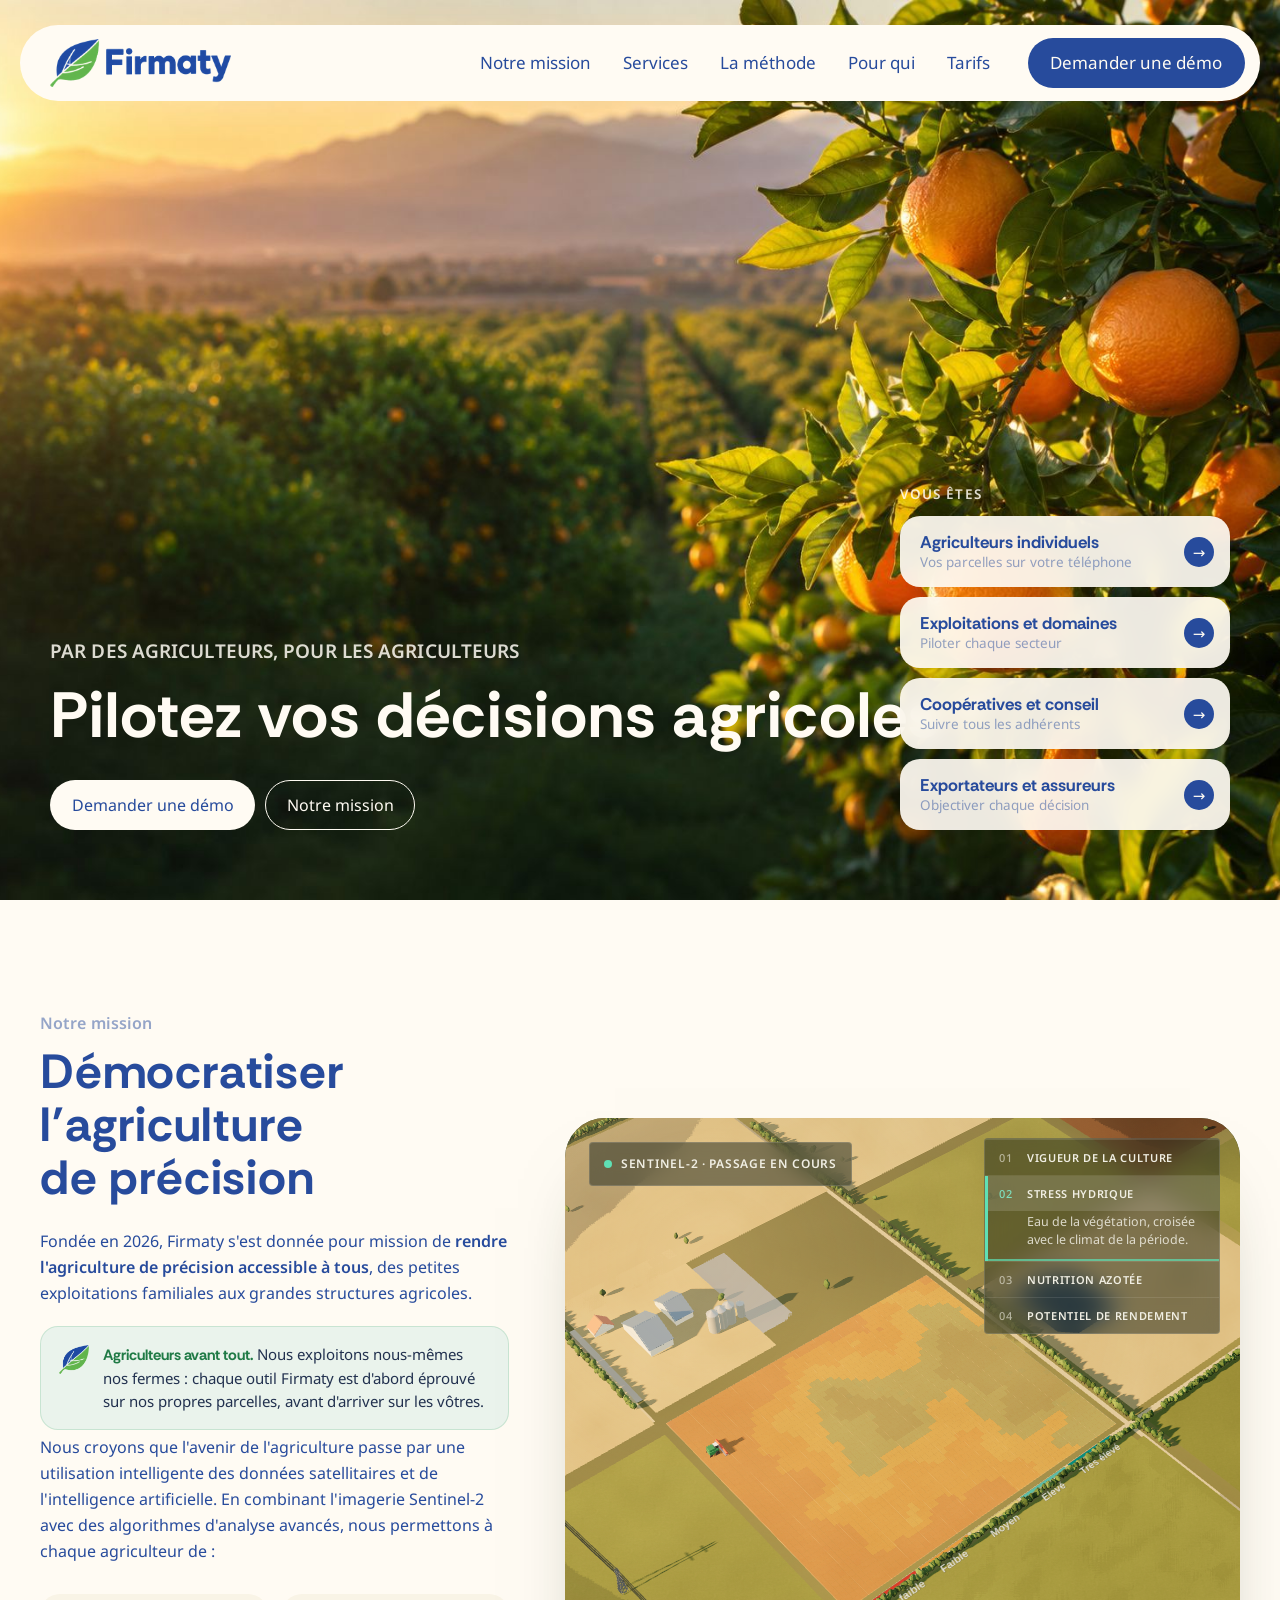
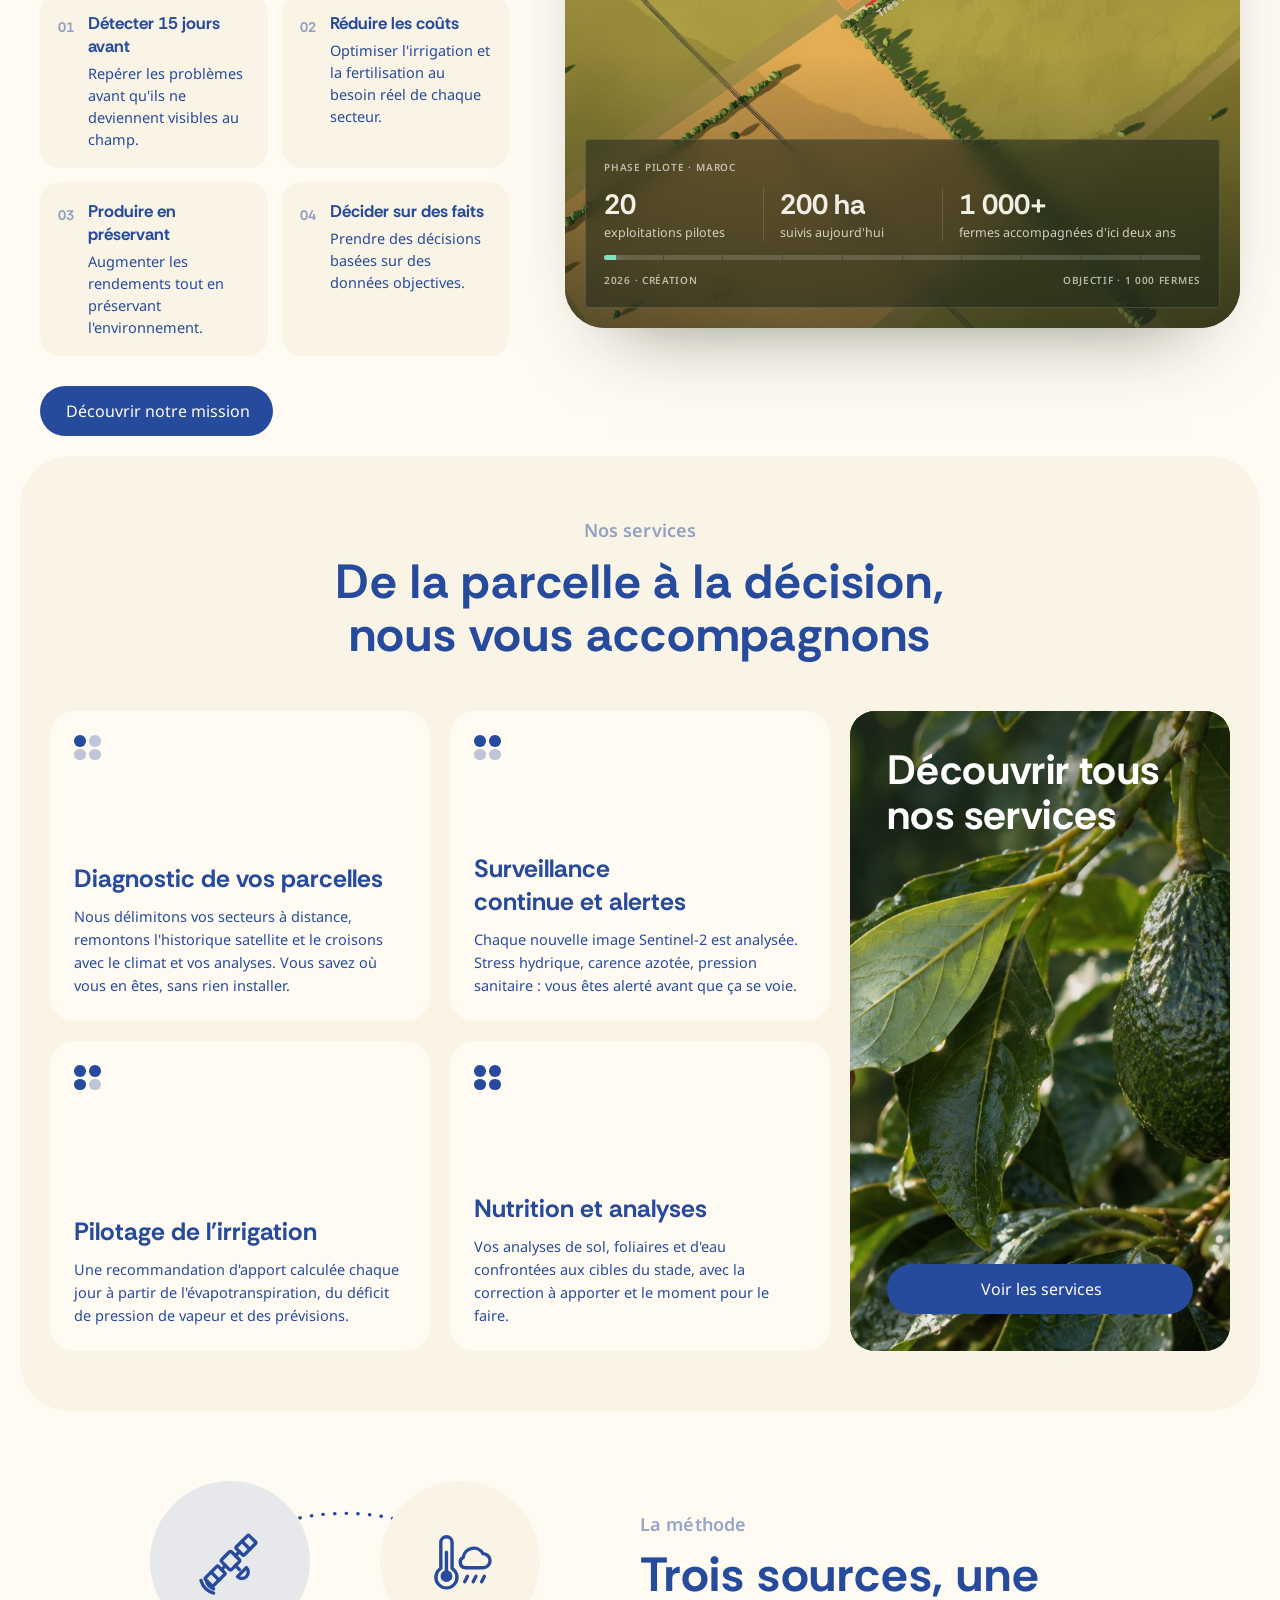
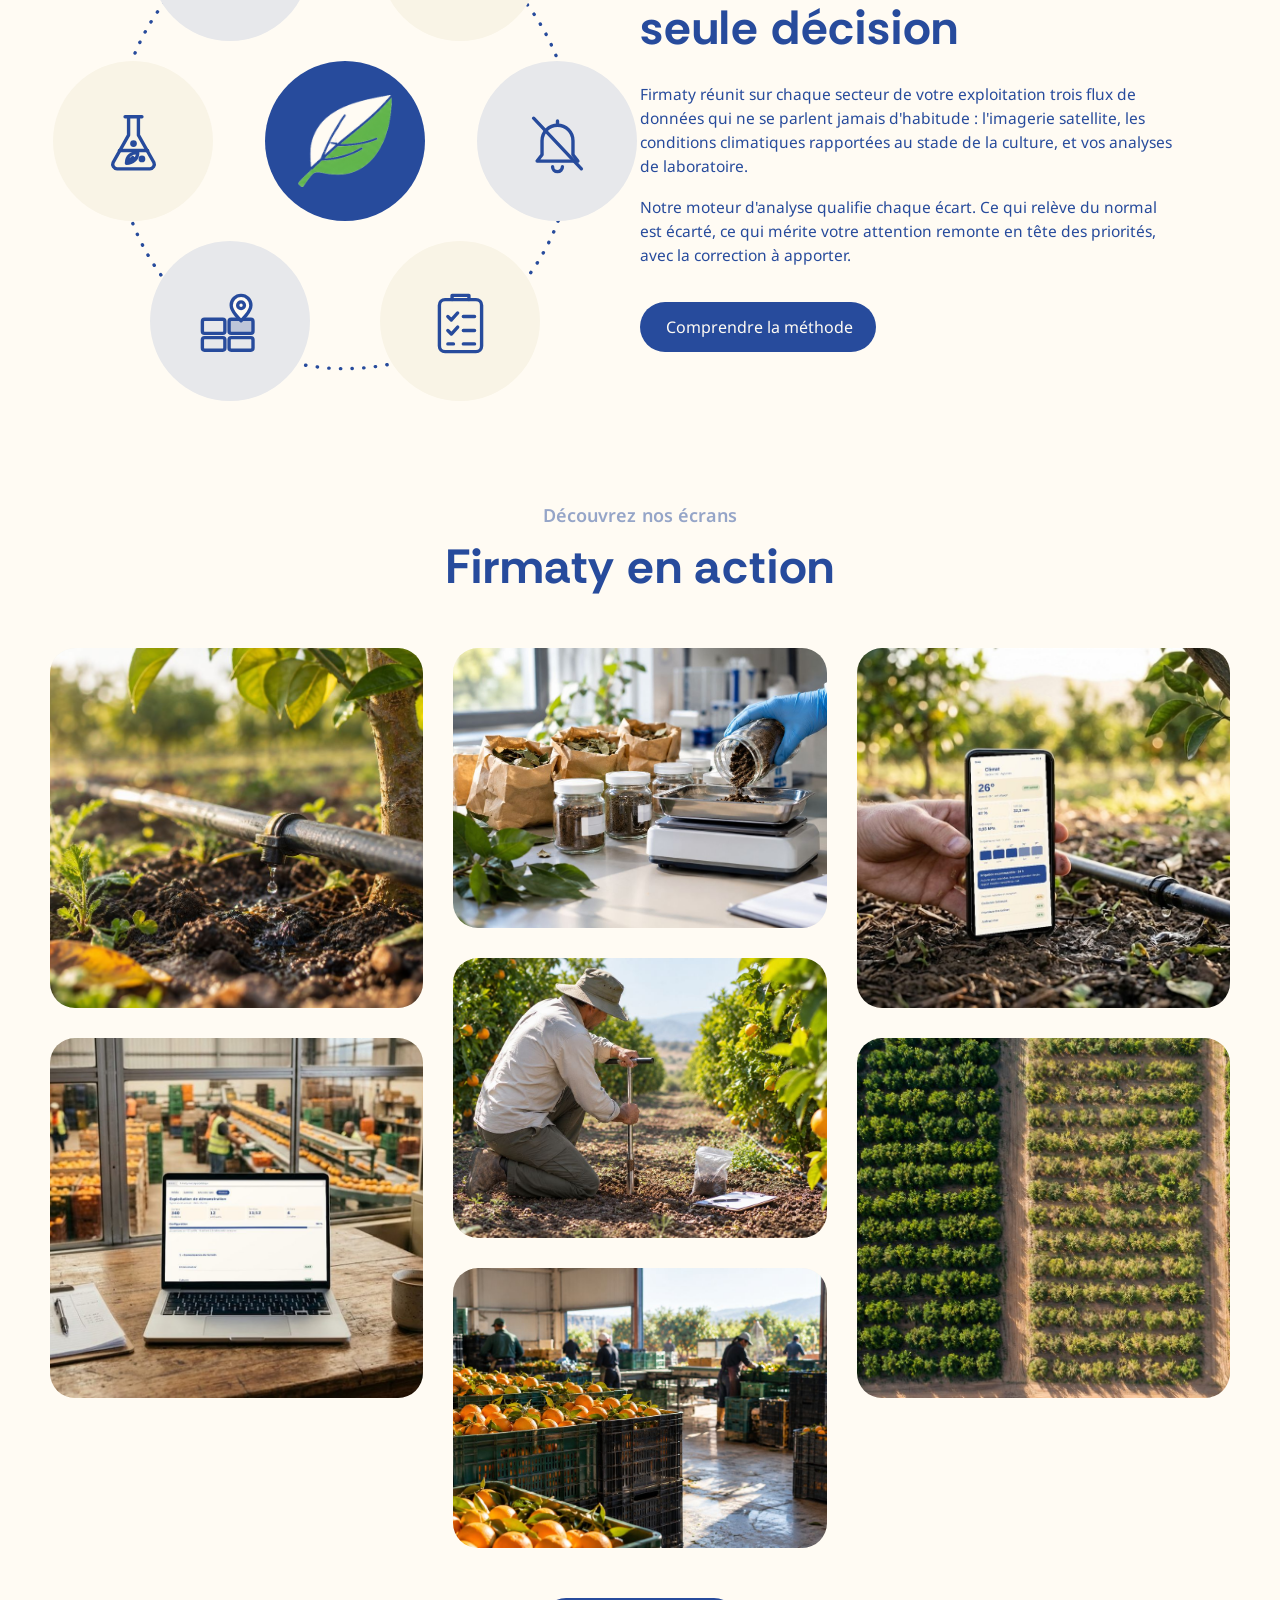
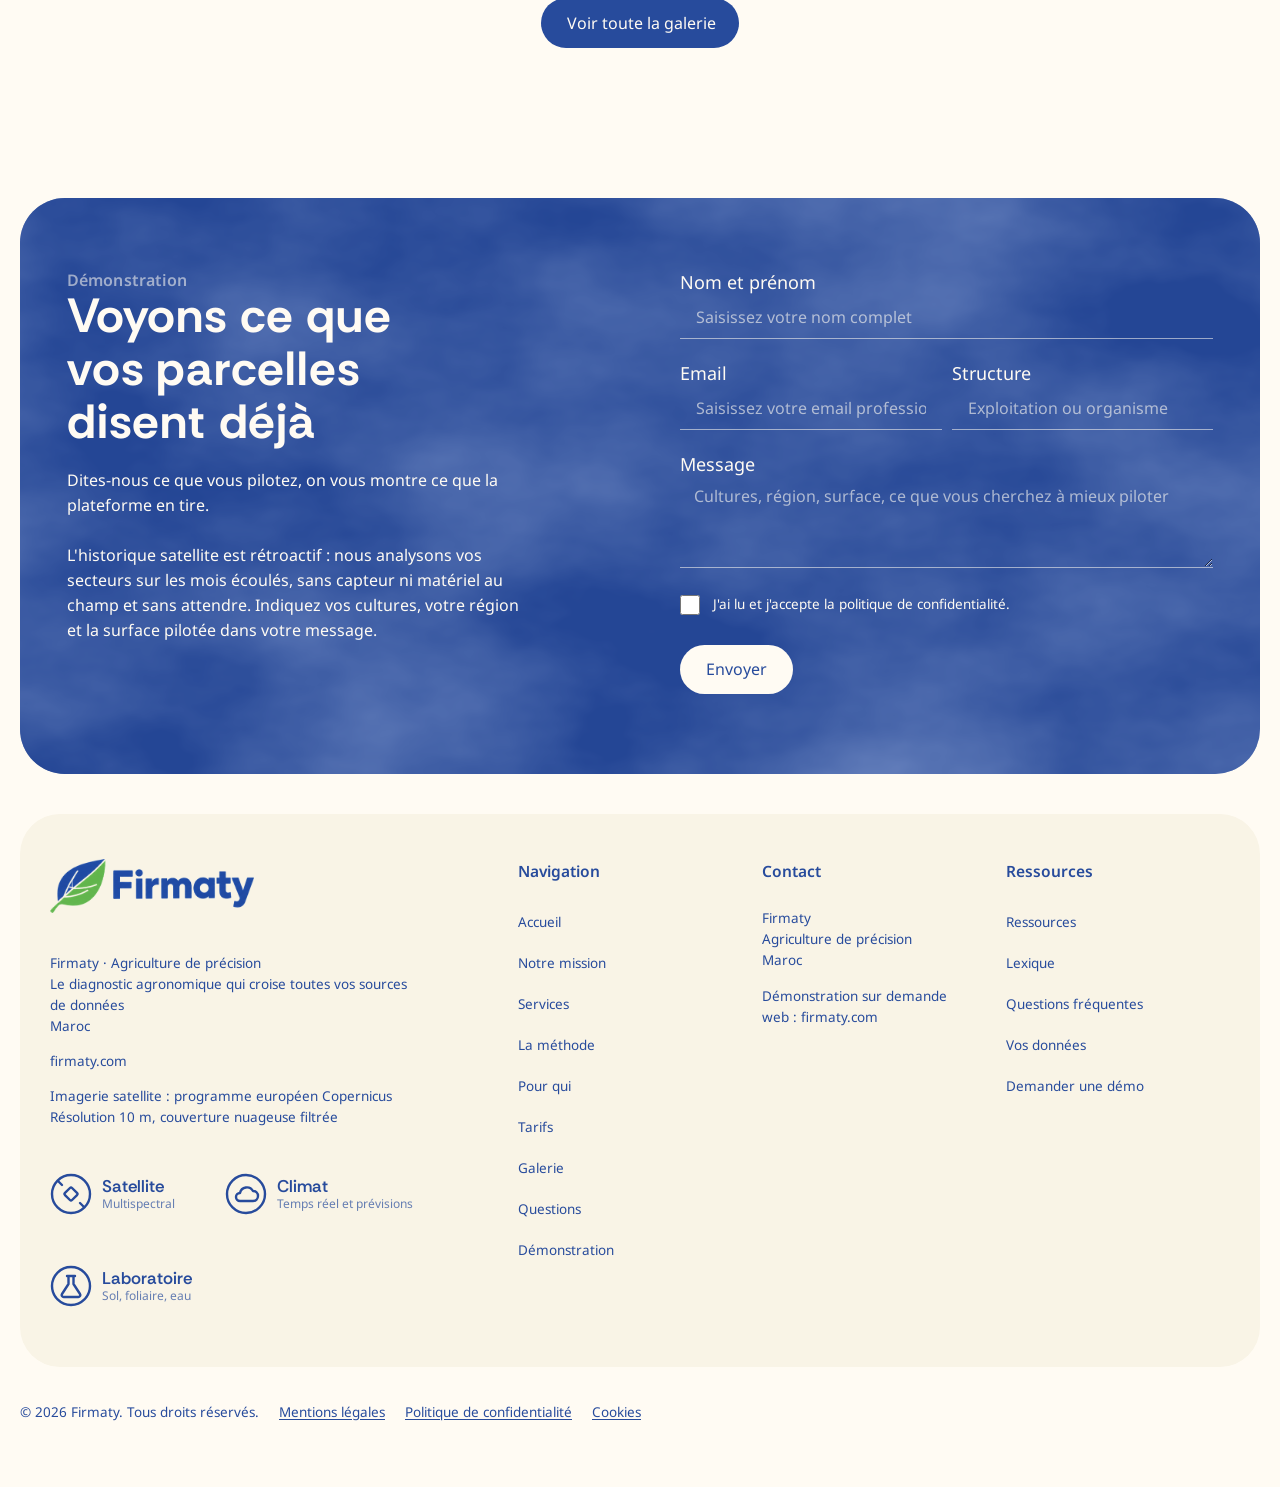
<file: site/index.html>
<!doctype html>
<html lang="fr">
<head>
<meta charset="utf-8">
<meta name="viewport" content="width=device-width, initial-scale=1, viewport-fit=cover">
<title>Firmaty · Agriculture de précision</title>
<meta name="description" content="Firmaty croise imagerie satellite, données climatiques et analyses de laboratoire pour vous dire où intervenir, secteur par secteur.">
<link rel="canonical" href="https://firmaty.com/">
<link rel="icon" type="image/png" href="img/favicon-64.png"><link rel="apple-touch-icon" href="img/apple-touch-icon.png">
<meta name="theme-color" content="#274B9C">
<meta property="og:type" content="website"><meta property="og:site_name" content="Firmaty"><meta property="og:locale" content="fr_FR">
<meta property="og:title" content="Firmaty · Agriculture de précision"><meta property="og:description" content="Firmaty croise imagerie satellite, données climatiques et analyses de laboratoire pour vous dire où intervenir, secteur par secteur."><meta property="og:url" content="https://firmaty.com/"><meta property="og:image" content="https://firmaty.com/img/hero.jpg">
<meta name="twitter:card" content="summary_large_image">
<link rel="preconnect" href="https://fonts.googleapis.com"><link rel="preconnect" href="https://fonts.gstatic.com" crossorigin><link href="https://fonts.googleapis.com/css2?family=Rethink+Sans:wght@500;600;700&family=Noto+Sans:wght@400;500;600;700&display=swap" rel="stylesheet">
<link rel="stylesheet" href="site.css">
</head>
<body>
<a class="skip" href="#contenu">Aller au contenu</a>
<div class="hdr" id="hdr">
  <nav class="bar" aria-label="Navigation principale">
    <a class="logo" href="index.html"><img src="img/logo-firmaty.png" alt="Firmaty, accueil" width="529" height="140"></a>
    <ul class="links">
      <li><a href="mission.html">Notre mission</a></li><li><a href="services.html">Services</a></li><li><a href="methode.html">La méthode</a></li><li><a href="pour-qui.html">Pour qui</a></li><li><a href="tarifs.html">Tarifs</a></li>
      <li class="cta"><a class="btn btn-blue" href="contact.html">Demander une démo</a></li>
      <li class="bl"><button class="burger" id="burger" aria-expanded="false" aria-controls="drop" aria-label="Ouvrir le menu"><svg viewBox="0 0 24 24" fill="none" stroke="currentColor" stroke-width="2" stroke-linecap="round"><path d="M4 7h16M4 12h16M4 17h16"/></svg></button></li>
    </ul>
  </nav>
</div>
<div class="drop" id="drop"><a href="index.html">Accueil</a><a href="mission.html">Notre mission</a><a href="services.html">Services</a><a href="methode.html">La méthode</a><a href="pour-qui.html">Pour qui</a><a href="tarifs.html">Tarifs</a><a class="btn btn-blue" href="contact.html">Demander une démo</a></div>
<header class="hero" id="top">
  <img class="bg" src="img/hero.jpg" alt="" width="1536" height="1024" fetchpriority="high">
  <p class="hero-kicker a1">Par des agriculteurs, pour les agriculteurs</p>
  <h1 class="a1">Pilotez vos décisions agricoles</h1>
  <div class="ctas a1">
    <a class="btn btn-cream" href="#demo">Demander une démo</a>
    <a class="btn btn-line" href="#mission">Notre mission</a>
  </div>
  <nav class="hero-aud a1" aria-label="Vous êtes">
    <span class="ha-k">Vous êtes</span>
    <a href="pour-qui.html#agriculteurs"><b>Agriculteurs individuels</b><span>Vos parcelles sur votre téléphone</span><i aria-hidden="true">→</i></a>
    <a href="pour-qui.html#domaines"><b>Exploitations et domaines</b><span>Piloter chaque secteur</span><i aria-hidden="true">→</i></a>
    <a href="pour-qui.html#cooperatives"><b>Coopératives et conseil</b><span>Suivre tous les adhérents</span><i aria-hidden="true">→</i></a>
    <a href="pour-qui.html#agregateurs"><b>Exportateurs et assureurs</b><span>Objectiver chaque décision</span><i aria-hidden="true">→</i></a>
  </nav>
</header>

<main id="contenu">
<section class="mission f3" id="mission">
  <div class="mission-txt">
    <p class="eyebrow sl">Notre mission</p>
    <h2 class="h2 sl" style="transition-delay:.1s">Démocratiser l'agriculture de précision</h2>
    <p class="sl" style="transition-delay:.2s">Fondée en 2026, Firmaty s'est donnée pour mission de <b>rendre l'agriculture de précision accessible à tous</b>, des petites exploitations familiales aux grandes structures agricoles.</p>
    <div class="farmers-note sl" style="transition-delay:.2s"><img src="img/logo-feuille.png" alt="" aria-hidden="true"><p><b>Agriculteurs avant tout.</b> Nous exploitons nous-mêmes nos fermes : chaque outil Firmaty est d'abord éprouvé sur nos propres parcelles, avant d'arriver sur les vôtres.</p></div>
    <p class="sl" style="transition-delay:.2s">Nous croyons que l'avenir de l'agriculture passe par une utilisation intelligente des données satellitaires et de l'intelligence artificielle. En combinant l'imagerie Sentinel-2 avec des algorithmes d'analyse avancés, nous permettons à chaque agriculteur de :</p>
    <ul class="mission-list sl" style="transition-delay:.25s">
      <li><span>01</span><div><b>Détecter 15 jours avant</b>Repérer les problèmes avant qu'ils ne deviennent visibles au champ.</div></li>
      <li><span>02</span><div><b>Réduire les coûts</b>Optimiser l'irrigation et la fertilisation au besoin réel de chaque secteur.</div></li>
      <li><span>03</span><div><b>Produire en préservant</b>Augmenter les rendements tout en préservant l'environnement.</div></li>
      <li><span>04</span><div><b>Décider sur des faits</b>Prendre des décisions basées sur des données objectives.</div></li>
    </ul>
    <a class="btn btn-blue sl" style="transition-delay:.3s;margin-top:30px" href="mission.html">Découvrir notre mission</a>
  </div>
  <div class="f3-frame a2">
    <img class="f3-poster" src="img/mission-3d.jpg" alt="Vue satellite animée d'une parcelle analysée par Firmaty : carte des zones de vigueur, de très faible à très élevée" loading="lazy">
    <div class="f3-stage" aria-hidden="true"></div>
    <div class="f3-haze" aria-hidden="true"></div>

    <p class="f3-live-tag"><i aria-hidden="true"></i>Sentinel-2 · passage en cours</p>

    <div class="f3-src">
      <p class="f3-src-h">Source des données</p>
      <ol>
        <li class="on"><button type="button" data-l="0" aria-pressed="true"><span>01</span>Vigueur de la culture</button><p>Indice NDVI calculé à chaque passage Sentinel-2, secteur par secteur.</p></li>
        <li><button type="button" data-l="1" aria-pressed="false"><span>02</span>Stress hydrique</button><p>Eau de la végétation, croisée avec le climat de la période.</p></li>
        <li><button type="button" data-l="2" aria-pressed="false"><span>03</span>Nutrition azotée</button><p>Zones à corriger, confirmées par vos analyses de laboratoire.</p></li>
        <li><button type="button" data-l="3" aria-pressed="false"><span>04</span>Potentiel de rendement</button><p>L'historique des saisons : les zones qui produisent, celles qui décrochent.</p></li>
      </ol>
    </div>

    <div class="f3-kpi">
      <p class="f3-kpi-h">Phase pilote · Maroc</p>
      <div class="f3-kpi-g">
        <div><b data-count="20">20</b><span>exploitations pilotes</span></div>
        <div><b data-count="200" data-suffix=" ha">200 ha</b><span>suivis aujourd'hui</span></div>
        <div><b data-count="1000" data-sep="1" data-suffix="+">1 000+</b><span>fermes accompagnées d'ici deux ans</span></div>
      </div>
      <div class="f3-bar" role="img" aria-label="Progression vers l'objectif : 20 fermes sur 1 000"><i></i></div>
      <div class="f3-bar-k"><span>2026 · création</span><span>Objectif · 1 000 fermes</span></div>
    </div>
  </div>
</section>
<script src="farmsat.js" defer></script>

<section class="wrap20" id="services">
  <div class="box">
    <p class="eyebrow a2">Nos services</p>
    <h2 class="h2 a2" style="transition-delay:.1s">De la parcelle à la décision, nous vous accompagnons</h2>
    <div class="why-row">
      <div class="why-col"><article class="card a2" style="transition-delay:0s"><div class="dots" aria-label="Service 1 sur 4"><i class="f"></i><i></i><i></i><i></i></div><div class="txt"><h3>Diagnostic de vos parcelles</h3><p>Nous délimitons vos secteurs à distance, remontons l'historique satellite et le croisons avec le climat et vos analyses. Vous savez où vous en êtes, sans rien installer.</p></div></article><article class="card a2" style="transition-delay:0s"><div class="dots" aria-label="Service 3 sur 4"><i class="f"></i><i class="f"></i><i class="f"></i><i></i></div><div class="txt"><h3>Pilotage de l'irrigation</h3><p>Une recommandation d'apport calculée chaque jour à partir de l'évapotranspiration, du déficit de pression de vapeur et des prévisions.</p></div></article></div>
      <div class="why-col"><article class="card a2" style="transition-delay:0.1s"><div class="dots" aria-label="Service 2 sur 4"><i class="f"></i><i class="f"></i><i></i><i></i></div><div class="txt"><h3>Surveillance continue et alertes</h3><p>Chaque nouvelle image Sentinel-2 est analysée. Stress hydrique, carence azotée, pression sanitaire : vous êtes alerté avant que ça se voie.</p></div></article><article class="card a2" style="transition-delay:0.1s"><div class="dots" aria-label="Service 4 sur 4"><i class="f"></i><i class="f"></i><i class="f"></i><i class="f"></i></div><div class="txt"><h3>Nutrition et analyses</h3><p>Vos analyses de sol, foliaires et d'eau confrontées aux cibles du stade, avec la correction à apporter et le moment pour le faire.</p></div></article></div>
      <a class="imgcard a2" style="transition-delay:.3s" href="services.html"><img class="bg" src="img/avocat.jpg" alt="" width="1300" height="867" loading="lazy"><div class="in"><h3>Découvrir tous nos services</h3><span class="btn btn-blue">Voir les services</span></div></a>
    </div>
  </div>
</section>

<section class="about" id="methode">
  <div class="info fi" aria-label="Les trois sources de données croisées par Firmaty, et ce qu'elles produisent">
    <div class="row r1"><div class="disc m" tabindex="0"><span class="ic"><svg viewBox="0 0 80 80" fill="none" stroke="#274B9C" stroke-width="2.4" stroke-linecap="round" stroke-linejoin="round" aria-hidden="true"><g transform="translate(4 4) scale(1.5)"><g transform="rotate(-45 24 22)"><rect x="19" y="17" width="10" height="10" rx="1.5"/><rect x="2" y="18" width="13" height="8" rx="1"/><path d="M8.5 18v8"/><rect x="33" y="18" width="13" height="8" rx="1"/><path d="M39.5 18v8M15 22h4M29 22h4M24 27v4M19.5 33.5a4.5 4.5 0 0 0 9 0z"/></g><path d="M7 37a8 8 0 0 0 5 5M3 36a13 13 0 0 0 9 9"/></g></svg></span><p class="dlabel">Imagerie<br>satellite</p></div><div class="disc s" tabindex="0"><span class="ic"><svg viewBox="0 0 80 80" fill="none" stroke="#274B9C" stroke-width="2.4" stroke-linecap="round" stroke-linejoin="round" aria-hidden="true"><g transform="translate(4 4) scale(1.5)"><path d="M10 9a4 4 0 0 1 8 0v18.5a7.5 7.5 0 1 1-8 0z"/><path d="M14 16v15"/><circle cx="14" cy="33" r="3" fill="#274B9C"/><path d="M27 27h13a5 5 0 0 0 0-10 7.5 7.5 0 0 0-14 2.5 4 4 0 0 0 1 7.5z"/><path d="M29 33l-2 4M35 33l-2 4M41 33l-2 4"/></g></svg></span><p class="dlabel">Données<br>climatiques</p></div></div>
    <div class="row r2"><div class="disc s" tabindex="0"><span class="ic"><svg viewBox="0 0 80 80" fill="none" stroke="#274B9C" stroke-width="2.4" stroke-linecap="round" stroke-linejoin="round" aria-hidden="true"><g transform="translate(4 4) scale(1.5)"><path d="M18 5h12M20.5 5v13L9.5 37.5A3.2 3.2 0 0 0 12.3 42h23.4a3.2 3.2 0 0 0 2.8-4.5L27.5 18V5"/><path d="M14 29h20"/><path d="M19 38c0-5 3.5-7.5 8-7.5 0 4.5-3.5 7.5-8 7.5zM19 38l4.5-4"/><circle cx="30" cy="35" r="1.2"/><circle cx="24" cy="24" r="1.2"/></g></svg></span><p class="dlabel">Analyses de<br>laboratoire</p></div><div class="disc core"><span class="ic"><img src="img/logo-feuille-blanc.png" alt="Firmaty" width="226" height="220"></span></div><div class="disc m" tabindex="0"><span class="ic"><svg viewBox="0 0 80 80" fill="none" stroke="#274B9C" stroke-width="2.4" stroke-linecap="round" stroke-linejoin="round" aria-hidden="true"><g transform="translate(4 4) scale(1.5)"><path d="M13 32V22a11 11 0 0 1 22 0v10l3.5 4.5h-29z"/><path d="M20.5 40.5a3.5 3.5 0 0 0 7 0M24 8v3"/><path d="M7 6l34 36"/></g></svg></span><p class="dlabel">Fausses alertes<br>écartées</p></div></div>
    <div class="row r3"><div class="disc m" tabindex="0"><span class="ic"><svg viewBox="0 0 80 80" fill="none" stroke="#274B9C" stroke-width="2.4" stroke-linecap="round" stroke-linejoin="round" aria-hidden="true"><g transform="translate(4 4) scale(1.5)"><rect x="4" y="21" width="16" height="10" rx="1.5"/><rect x="23" y="21" width="17" height="10" rx="1.5" fill="#274B9C" fill-opacity=".22"/><rect x="4" y="34" width="16" height="9" rx="1.5"/><rect x="23" y="34" width="17" height="9" rx="1.5"/><path d="M31.5 22s7-6.3 7-11a7 7 0 0 0-14 0c0 4.7 7 11 7 11z" fill="#FFFBF3"/><circle cx="31.5" cy="11" r="2.4"/></g></svg></span><p class="dlabel">Priorités<br>par secteur</p></div><div class="disc s" tabindex="0"><span class="ic"><svg viewBox="0 0 80 80" fill="none" stroke="#274B9C" stroke-width="2.4" stroke-linecap="round" stroke-linejoin="round" aria-hidden="true"><g transform="translate(4 4) scale(1.5)"><rect x="9" y="7" width="30" height="37" rx="4"/><path d="M18 7V4h12v3"/><path d="M15 19l2.5 2.5 4.5-5M26 19h8M15 29l2.5 2.5 4.5-5M26 29h8M15 38.5h4M26 38.5h8"/></g></svg></span><p class="dlabel">Actions<br>recommandées</p></div></div>
  </div>
  <div class="about-txt">
    <p class="eyebrow sl">La méthode</p>
    <h2 class="h2 sl" style="transition-delay:.1s">Trois sources, une seule décision</h2>
    <p class="t sl" style="transition-delay:.2s">Firmaty réunit sur chaque secteur de votre exploitation trois flux de données qui ne se parlent jamais d'habitude : l'imagerie satellite, les conditions climatiques rapportées au stade de la culture, et vos analyses de laboratoire.</p>
    <p class="t sl" style="transition-delay:.2s">Notre moteur d'analyse qualifie chaque écart. Ce qui relève du normal est écarté, ce qui mérite votre attention remonte en tête des priorités, avec la correction à apporter.</p>
    <a class="btn btn-blue sl" style="transition-delay:.2s;margin-top:35px" href="methode.html">Comprendre la méthode</a>
  </div>
</section>



<section class="work" id="action">
  <p class="eyebrow a2">Découvrez nos écrans</p>
  <h2 class="h2 a2" style="transition-delay:.1s">Firmaty en action</h2>
  <div class="gal">
    <div class="gcol"><div class="tile fd " style="transition-delay:0s"><img class="bg" src="img/goutte-a-goutte.jpg" alt="Goutteur d'irrigation au pied d'un jeune agrume" loading="lazy" style="object-position:60% center"></div><div class="tile fd " style="transition-delay:0s"><img class="bg" src="img/situ-pilotage.jpg" alt="Le tableau de bord Pilotage de Firmaty sur un ordinateur, au bureau d'une station de conditionnement" loading="lazy" style="object-position:center"></div></div>
    <div class="gcol mid"><div class="tile fd hide-tab hide-mx" style="transition-delay:0.1s"><img class="bg" src="img/laboratoire.jpg" alt="Échantillons de feuilles et de sol pesés au laboratoire" loading="lazy" style="object-position:65% center"></div><div class="tile fd hide-mx" style="transition-delay:0.1s"><img class="bg" src="img/prelevement-sol.jpg" alt="Agronome prélevant un échantillon de sol entre deux rangs d'agrumes" loading="lazy" style="object-position:35% center"></div><div class="tile fd hide-mx lastt" style="transition-delay:0s"><img class="bg" src="img/station.jpg" alt="Caisses d'oranges à la station de conditionnement" loading="lazy" style="object-position:center"></div><a class="btn btn-blue" href="galerie.html">Voir toute la galerie</a></div>
    <div class="gcol"><div class="tile fd " style="transition-delay:0.3s"><img class="bg" src="img/situ-climat.jpg" alt="L'écran Climat de Firmaty sur un téléphone, au pied d'un jeune agrume" loading="lazy" style="object-position:32% center"></div><div class="tile fd hide-mx" style="transition-delay:0.2s"><img class="bg" src="img/vue-aerienne.jpg" alt="Vue aérienne de parcelles de vergers, un bloc moins vigoureux au centre" loading="lazy" style="object-position:center"></div></div>
  </div>
</section>


<section class="contact-wrap" id="demo">
  <div class="contact a3">
    <div class="ct-copy">
      <p class="eyebrow sl">Démonstration</p>
      <h2 class="h2 sl" style="transition-delay:.1s">Voyons ce que vos parcelles disent déjà</h2>
      <p class="p1 sl" style="transition-delay:.2s">Dites-nous ce que vous pilotez, on vous montre ce que la plateforme en tire.</p>
      <p class="sl" style="transition-delay:.2s">L'historique satellite est rétroactif : nous analysons vos secteurs sur les mois écoulés, sans capteur ni matériel au champ et sans attendre. Indiquez vos cultures, votre région et la surface pilotée dans votre message.</p>
    </div>
    <div class="ct-form fi" style="transition-delay:.15s">
      <form id="demoForm" novalidate aria-label="Demande de démonstration">
        <div class="f full"><label for="nom">Nom et prénom</label><input id="nom" name="nom" placeholder="Saisissez votre nom complet" autocomplete="name"></div>
        <div class="f"><label for="email">Email</label><input id="email" name="email" type="email" placeholder="Saisissez votre email professionnel" autocomplete="email"></div>
        <div class="f"><label for="structure">Structure</label><input id="structure" name="structure" placeholder="Exploitation ou organisme" autocomplete="organization"></div>
        <div class="f full"><label for="msg">Message</label><textarea id="msg" name="msg" rows="3" placeholder="Cultures, région, surface, ce que vous cherchez à mieux piloter"></textarea></div>
        <label class="consent" for="ok"><input type="checkbox" id="ok">J'ai lu et j'accepte la politique de confidentialité.</label>
        <div class="send"><button class="btn btn-cream" type="submit">Envoyer</button><span class="err" id="err" role="alert"></span></div>
      </form>
    </div>
  </div>
</section>
</main><footer>
  <div class="foot-wrap">
    <div class="foot">
      <div class="grid">
        <div>
          <a class="logo" href="index.html"><img src="img/logo-firmaty.png" alt="Firmaty" width="529" height="140" loading="lazy"></a>
          <div class="ft-text">
            <p>Firmaty · Agriculture de précision<br>Le diagnostic agronomique qui croise toutes vos sources de données<br>Maroc</p>
            <p>firmaty.com</p>
            <p>Imagerie satellite : programme européen Copernicus<br>Résolution 10 m, couverture nuageuse filtrée</p>
          </div>
          <div class="marks">
            <div class="mark"><svg viewBox="0 0 42 42" fill="none" stroke="#274B9C" stroke-width="2.4" stroke-linecap="round" stroke-linejoin="round"><circle cx="21" cy="21" r="19"/><rect x="16" y="16" width="10" height="10" rx="1.5" transform="rotate(45 21 21)"/><path d="M12 12l-4-4M30 30l4 4"/></svg><span>Satellite<small>Multispectral</small></span></div>
            <div class="mark"><svg viewBox="0 0 42 42" fill="none" stroke="#274B9C" stroke-width="2.4" stroke-linecap="round" stroke-linejoin="round"><circle cx="21" cy="21" r="19"/><path d="M15 28h13a5 5 0 0 0 0-10 7 7 0 0 0-13 2 4 4 0 0 0 0 8z"/></svg><span>Climat<small>Temps réel et prévisions</small></span></div>
            <div class="mark"><svg viewBox="0 0 42 42" fill="none" stroke="#274B9C" stroke-width="2.4" stroke-linecap="round" stroke-linejoin="round"><circle cx="21" cy="21" r="19"/><path d="M17 11h8M18.5 11v8L12 29a2 2 0 0 0 2 3h14a2 2 0 0 0 2-3l-6.5-10v-8"/></svg><span>Laboratoire<small>Sol, foliaire, eau</small></span></div>
          </div>
        </div>
        <div><h4>Navigation</h4><ul><li><a href="index.html">Accueil</a></li><li><a href="mission.html">Notre mission</a></li><li><a href="services.html">Services</a></li><li><a href="methode.html">La méthode</a></li><li><a href="pour-qui.html">Pour qui</a></li><li><a href="tarifs.html">Tarifs</a></li><li><a href="galerie.html">Galerie</a></li><li><a href="questions.html">Questions</a></li><li><a href="contact.html">Démonstration</a></li></ul></div>
        <div class="ct"><h4>Contact</h4><p>Firmaty<br>Agriculture de précision<br>Maroc</p><p>Démonstration sur demande<br>web : firmaty.com</p></div>
        <div class="follow"><h4>Ressources</h4><ul><li><a href="ressources.html">Ressources</a></li><li><a href="methode.html#lexique">Lexique</a></li><li><a href="questions.html">Questions fréquentes</a></li><li><a href="confidentialite.html">Vos données</a></li><li><a href="contact.html">Demander une démo</a></li></ul></div>
      </div>
    </div>
  </div>
  <div class="legal"><span>© 2026 Firmaty. Tous droits réservés.</span><a href="mentions-legales.html">Mentions légales</a><a href="confidentialite.html">Politique de confidentialité</a><a href="cookies.html">Cookies</a></div>
</footer>
<a class="up" id="up" href="#top" aria-label="Revenir en haut"><svg viewBox="0 0 24 24" fill="none" stroke="currentColor" stroke-width="2.6" stroke-linecap="round" stroke-linejoin="round"><path d="M12 19V5M5 12l7-7 7 7"/></svg></a>
<script src="site.js"></script>
</body>
</html>
</file>
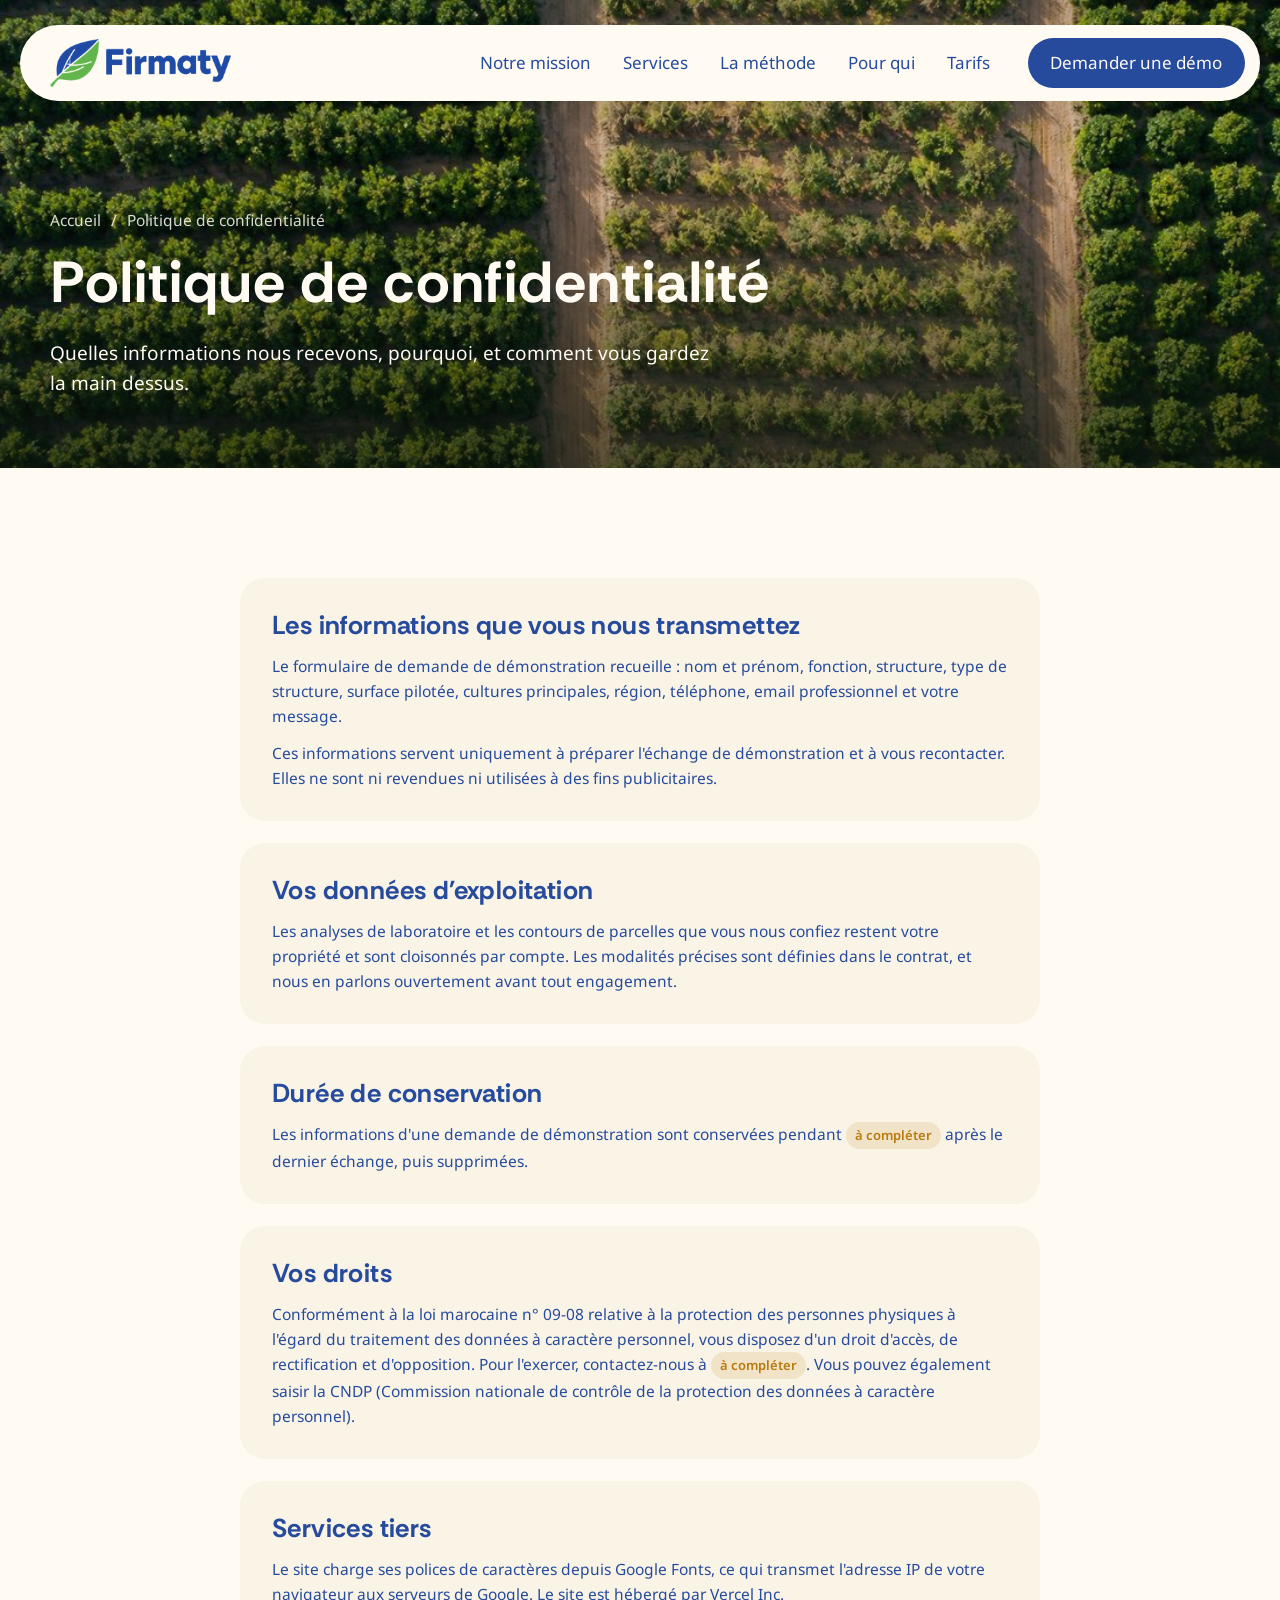
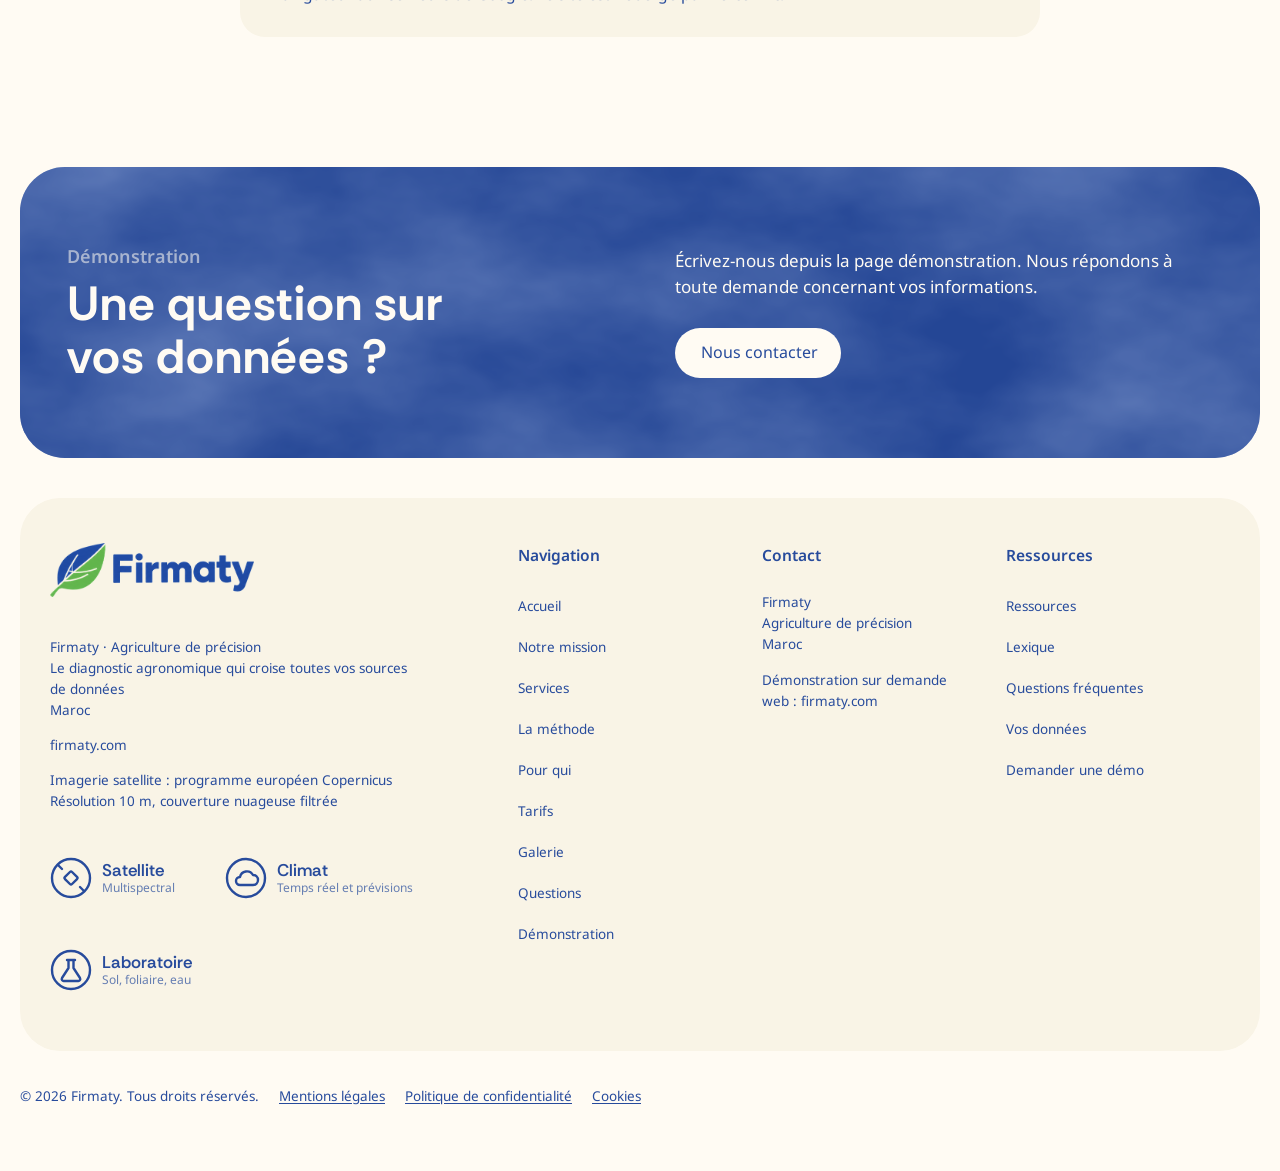
<file: site/confidentialite.html>
<!doctype html>
<html lang="fr">
<head>
<meta charset="utf-8">
<meta name="viewport" content="width=device-width, initial-scale=1, viewport-fit=cover">
<title>Politique de confidentialité · Firmaty</title>
<meta name="description" content="Comment Firmaty traite les informations transmises via le site.">
<link rel="canonical" href="https://firmaty.com/confidentialite.html">
<link rel="icon" type="image/png" href="img/favicon-64.png"><link rel="apple-touch-icon" href="img/apple-touch-icon.png">
<meta name="theme-color" content="#274B9C">
<meta property="og:type" content="website"><meta property="og:site_name" content="Firmaty"><meta property="og:locale" content="fr_FR">
<meta property="og:title" content="Politique de confidentialité · Firmaty"><meta property="og:description" content="Comment Firmaty traite les informations transmises via le site."><meta property="og:url" content="https://firmaty.com/confidentialite.html"><meta property="og:image" content="https://firmaty.com/img/hero.jpg">
<meta name="twitter:card" content="summary_large_image">
<link rel="preconnect" href="https://fonts.googleapis.com"><link rel="preconnect" href="https://fonts.gstatic.com" crossorigin><link href="https://fonts.googleapis.com/css2?family=Rethink+Sans:wght@500;600;700&family=Noto+Sans:wght@400;500;600;700&display=swap" rel="stylesheet">
<link rel="stylesheet" href="site.css">
</head>
<body>
<a class="skip" href="#contenu">Aller au contenu</a>
<div class="hdr" id="hdr">
  <nav class="bar" aria-label="Navigation principale">
    <a class="logo" href="index.html"><img src="img/logo-firmaty.png" alt="Firmaty, accueil" width="529" height="140"></a>
    <ul class="links">
      <li><a href="mission.html">Notre mission</a></li><li><a href="services.html">Services</a></li><li><a href="methode.html">La méthode</a></li><li><a href="pour-qui.html">Pour qui</a></li><li><a href="tarifs.html">Tarifs</a></li>
      <li class="cta"><a class="btn btn-blue" href="contact.html">Demander une démo</a></li>
      <li class="bl"><button class="burger" id="burger" aria-expanded="false" aria-controls="drop" aria-label="Ouvrir le menu"><svg viewBox="0 0 24 24" fill="none" stroke="currentColor" stroke-width="2" stroke-linecap="round"><path d="M4 7h16M4 12h16M4 17h16"/></svg></button></li>
    </ul>
  </nav>
</div>
<div class="drop" id="drop"><a href="index.html">Accueil</a><a href="mission.html">Notre mission</a><a href="services.html">Services</a><a href="methode.html">La méthode</a><a href="pour-qui.html">Pour qui</a><a href="tarifs.html">Tarifs</a><a class="btn btn-blue" href="contact.html">Demander une démo</a></div>
<header class="phero small" id="top">
  <img class="bg" src="img/vue-aerienne.jpg" alt="">
  <p class="crumb a1"><a href="index.html">Accueil</a><span aria-hidden="true">/</span><span>Politique de confidentialité</span></p>
  <h1 class="a1">Politique de confidentialité</h1>
  <p class="lead a1">Quelles informations nous recevons, pourquoi, et comment vous gardez la main dessus.</p>
</header>
<main id="contenu">
<section class="sec legal-page"><section class="legal-block a2"><h2 class="h3">Les informations que vous nous transmettez</h2><p>Le formulaire de demande de démonstration recueille : nom et prénom, fonction, structure, type de structure, surface pilotée, cultures principales, région, téléphone, email professionnel et votre message.</p><p>Ces informations servent uniquement à préparer l'échange de démonstration et à vous recontacter. Elles ne sont ni revendues ni utilisées à des fins publicitaires.</p></section><section class="legal-block a2"><h2 class="h3">Vos données d'exploitation</h2><p>Les analyses de laboratoire et les contours de parcelles que vous nous confiez restent votre propriété et sont cloisonnés par compte. Les modalités précises sont définies dans le contrat, et nous en parlons ouvertement avant tout engagement.</p></section><section class="legal-block a2"><h2 class="h3">Durée de conservation</h2><p>Les informations d'une demande de démonstration sont conservées pendant <span class="todo">à compléter</span> après le dernier échange, puis supprimées.</p></section><section class="legal-block a2"><h2 class="h3">Vos droits</h2><p>Conformément à la loi marocaine n° 09-08 relative à la protection des personnes physiques à l'égard du traitement des données à caractère personnel, vous disposez d'un droit d'accès, de rectification et d'opposition. Pour l'exercer, contactez-nous à <span class="todo">à compléter</span>. Vous pouvez également saisir la CNDP (Commission nationale de contrôle de la protection des données à caractère personnel).</p></section><section class="legal-block a2"><h2 class="h3">Services tiers</h2><p>Le site charge ses polices de caractères depuis Google Fonts, ce qui transmet l'adresse IP de votre navigateur aux serveurs de Google. Le site est hébergé par Vercel Inc.</p></section></section>
</main>
<section class="cta-wrap">
  <div class="band a3">
    <div class="band-txt">
      <p class="eyebrow sl">Démonstration</p>
      <h2 class="h2 sl" style="transition-delay:.1s">Une question sur vos données ?</h2>
    </div>
    <div class="band-side sl" style="transition-delay:.2s">
      <p>Écrivez-nous depuis la page démonstration. Nous répondons à toute demande concernant vos informations.</p>
      <a class="btn btn-cream" href="contact.html">Nous contacter</a>
    </div>
  </div>
</section>
<footer>
  <div class="foot-wrap">
    <div class="foot">
      <div class="grid">
        <div>
          <a class="logo" href="index.html"><img src="img/logo-firmaty.png" alt="Firmaty" width="529" height="140" loading="lazy"></a>
          <div class="ft-text">
            <p>Firmaty · Agriculture de précision<br>Le diagnostic agronomique qui croise toutes vos sources de données<br>Maroc</p>
            <p>firmaty.com</p>
            <p>Imagerie satellite : programme européen Copernicus<br>Résolution 10 m, couverture nuageuse filtrée</p>
          </div>
          <div class="marks">
            <div class="mark"><svg viewBox="0 0 42 42" fill="none" stroke="#274B9C" stroke-width="2.4" stroke-linecap="round" stroke-linejoin="round"><circle cx="21" cy="21" r="19"/><rect x="16" y="16" width="10" height="10" rx="1.5" transform="rotate(45 21 21)"/><path d="M12 12l-4-4M30 30l4 4"/></svg><span>Satellite<small>Multispectral</small></span></div>
            <div class="mark"><svg viewBox="0 0 42 42" fill="none" stroke="#274B9C" stroke-width="2.4" stroke-linecap="round" stroke-linejoin="round"><circle cx="21" cy="21" r="19"/><path d="M15 28h13a5 5 0 0 0 0-10 7 7 0 0 0-13 2 4 4 0 0 0 0 8z"/></svg><span>Climat<small>Temps réel et prévisions</small></span></div>
            <div class="mark"><svg viewBox="0 0 42 42" fill="none" stroke="#274B9C" stroke-width="2.4" stroke-linecap="round" stroke-linejoin="round"><circle cx="21" cy="21" r="19"/><path d="M17 11h8M18.5 11v8L12 29a2 2 0 0 0 2 3h14a2 2 0 0 0 2-3l-6.5-10v-8"/></svg><span>Laboratoire<small>Sol, foliaire, eau</small></span></div>
          </div>
        </div>
        <div><h4>Navigation</h4><ul><li><a href="index.html">Accueil</a></li><li><a href="mission.html">Notre mission</a></li><li><a href="services.html">Services</a></li><li><a href="methode.html">La méthode</a></li><li><a href="pour-qui.html">Pour qui</a></li><li><a href="tarifs.html">Tarifs</a></li><li><a href="galerie.html">Galerie</a></li><li><a href="questions.html">Questions</a></li><li><a href="contact.html">Démonstration</a></li></ul></div>
        <div class="ct"><h4>Contact</h4><p>Firmaty<br>Agriculture de précision<br>Maroc</p><p>Démonstration sur demande<br>web : firmaty.com</p></div>
        <div class="follow"><h4>Ressources</h4><ul><li><a href="ressources.html">Ressources</a></li><li><a href="methode.html#lexique">Lexique</a></li><li><a href="questions.html">Questions fréquentes</a></li><li><a href="confidentialite.html">Vos données</a></li><li><a href="contact.html">Demander une démo</a></li></ul></div>
      </div>
    </div>
  </div>
  <div class="legal"><span>© 2026 Firmaty. Tous droits réservés.</span><a href="mentions-legales.html">Mentions légales</a><a href="confidentialite.html">Politique de confidentialité</a><a href="cookies.html">Cookies</a></div>
</footer>
<a class="up" id="up" href="#top" aria-label="Revenir en haut"><svg viewBox="0 0 24 24" fill="none" stroke="currentColor" stroke-width="2.6" stroke-linecap="round" stroke-linejoin="round"><path d="M12 19V5M5 12l7-7 7 7"/></svg></a>
<script src="site.js"></script>
</body>
</html>
</file>
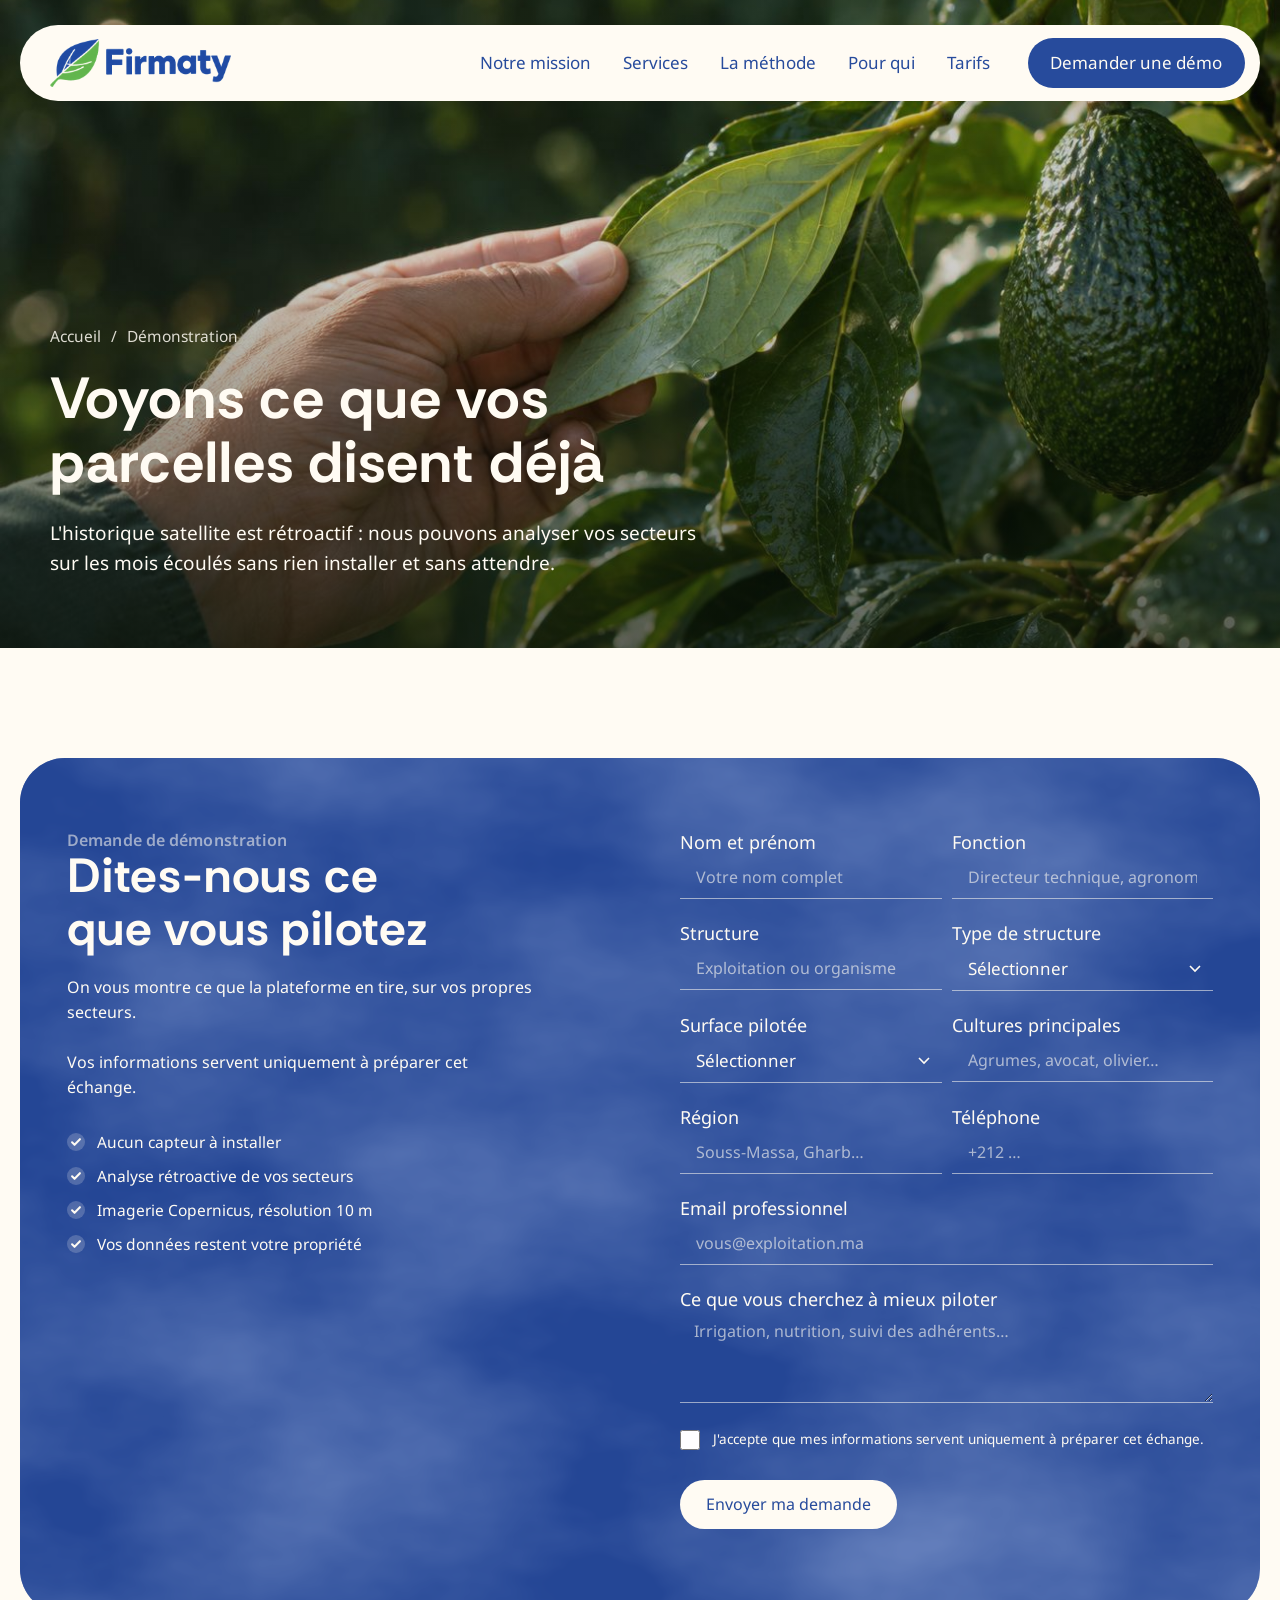
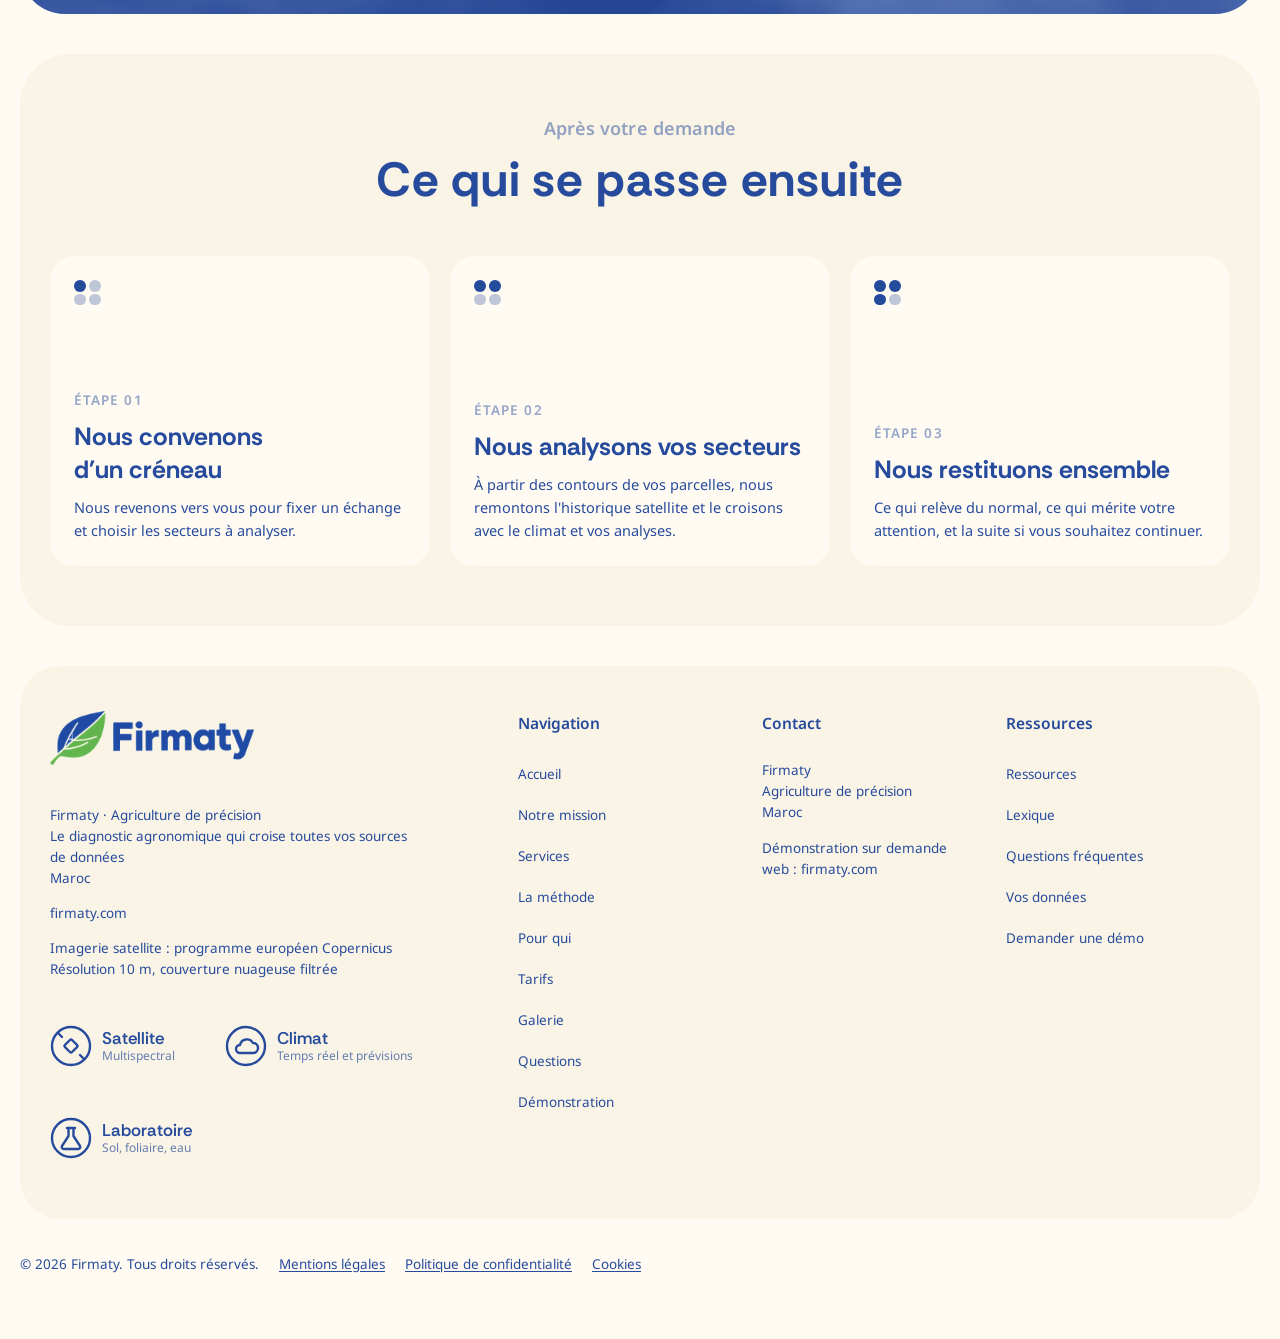
<file: site/contact.html>
<!doctype html>
<html lang="fr">
<head>
<meta charset="utf-8">
<meta name="viewport" content="width=device-width, initial-scale=1, viewport-fit=cover">
<title>Démonstration · Firmaty</title>
<meta name="description" content="Demandez une démonstration de Firmaty sur vos propres secteurs.">
<link rel="canonical" href="https://firmaty.com/contact.html">
<link rel="icon" type="image/png" href="img/favicon-64.png"><link rel="apple-touch-icon" href="img/apple-touch-icon.png">
<meta name="theme-color" content="#274B9C">
<meta property="og:type" content="website"><meta property="og:site_name" content="Firmaty"><meta property="og:locale" content="fr_FR">
<meta property="og:title" content="Démonstration · Firmaty"><meta property="og:description" content="Demandez une démonstration de Firmaty sur vos propres secteurs."><meta property="og:url" content="https://firmaty.com/contact.html"><meta property="og:image" content="https://firmaty.com/img/hero.jpg">
<meta name="twitter:card" content="summary_large_image">
<link rel="preconnect" href="https://fonts.googleapis.com"><link rel="preconnect" href="https://fonts.gstatic.com" crossorigin><link href="https://fonts.googleapis.com/css2?family=Rethink+Sans:wght@500;600;700&family=Noto+Sans:wght@400;500;600;700&display=swap" rel="stylesheet">
<link rel="stylesheet" href="site.css">
</head>
<body>
<a class="skip" href="#contenu">Aller au contenu</a>
<div class="hdr" id="hdr">
  <nav class="bar" aria-label="Navigation principale">
    <a class="logo" href="index.html"><img src="img/logo-firmaty.png" alt="Firmaty, accueil" width="529" height="140"></a>
    <ul class="links">
      <li><a href="mission.html">Notre mission</a></li><li><a href="services.html">Services</a></li><li><a href="methode.html">La méthode</a></li><li><a href="pour-qui.html">Pour qui</a></li><li><a href="tarifs.html">Tarifs</a></li>
      <li class="cta"><a class="btn btn-blue" href="contact.html">Demander une démo</a></li>
      <li class="bl"><button class="burger" id="burger" aria-expanded="false" aria-controls="drop" aria-label="Ouvrir le menu"><svg viewBox="0 0 24 24" fill="none" stroke="currentColor" stroke-width="2" stroke-linecap="round"><path d="M4 7h16M4 12h16M4 17h16"/></svg></button></li>
    </ul>
  </nav>
</div>
<div class="drop" id="drop"><a href="index.html">Accueil</a><a href="mission.html">Notre mission</a><a href="services.html">Services</a><a href="methode.html">La méthode</a><a href="pour-qui.html">Pour qui</a><a href="tarifs.html">Tarifs</a><a class="btn btn-blue" href="contact.html">Demander une démo</a></div>
<header class="phero" id="top">
  <img class="bg" src="img/avocat.jpg" alt="" fetchpriority="high" style="object-position:75% center">
  <p class="crumb a1"><a href="index.html">Accueil</a><span aria-hidden="true">/</span><span>Démonstration</span></p>
  <h1 class="a1">Voyons ce que vos parcelles disent déjà</h1>
  <p class="lead a1">L'historique satellite est rétroactif : nous pouvons analyser vos secteurs sur les mois écoulés sans rien installer et sans attendre.</p>
</header>

<main id="contenu">
<section class="contact-wrap first" id="demo">
  <div class="contact a3">
    <div class="ct-copy">
      <p class="eyebrow sl">Demande de démonstration</p>
      <h2 class="h2 sl" style="transition-delay:.1s">Dites-nous ce que vous pilotez</h2>
      <p class="p1 sl" style="transition-delay:.2s">On vous montre ce que la plateforme en tire, sur vos propres secteurs.</p>
      <p class="sl" style="transition-delay:.2s">Vos informations servent uniquement à préparer cet échange.</p>
      <ul class="facts sl" style="transition-delay:.2s">
        <li>Aucun capteur à installer</li>
        <li>Analyse rétroactive de vos secteurs</li>
        <li>Imagerie Copernicus, résolution 10 m</li>
        <li>Vos données restent votre propriété</li>
      </ul>
    </div>
    <div class="ct-form fi" style="transition-delay:.15s">
      <form class="demo-form" novalidate aria-label="Demande de démonstration">
        <div class="f"><label for="nom">Nom et prénom</label><input id="nom" name="nom" placeholder="Votre nom complet" autocomplete="name"></div>
        <div class="f"><label for="fonction">Fonction</label><input id="fonction" name="fonction" placeholder="Directeur technique, agronome…"></div>
        <div class="f"><label for="structure">Structure</label><input id="structure" name="structure" placeholder="Exploitation ou organisme" autocomplete="organization"></div>
        <div class="f"><label for="type">Type de structure</label><select id="type" name="type"><option value="">Sélectionner</option><option>Agriculteur individuel</option><option>Coopérative ou groupement</option><option>Station de conditionnement ou exportateur</option><option>Domaine agricole</option><option>Agrégateur ou bureau d'études</option><option>Assurance ou financement</option><option>Autre</option></select></div>
        <div class="f"><label for="surface">Surface pilotée</label><select id="surface" name="surface"><option value="">Sélectionner</option><option>Moins de 50 ha</option><option>50 à 200 ha</option><option>200 à 1 000 ha</option><option>Plus de 1 000 ha</option></select></div>
        <div class="f"><label for="cultures">Cultures principales</label><input id="cultures" name="cultures" placeholder="Agrumes, avocat, olivier…"></div>
        <div class="f"><label for="region">Région</label><input id="region" name="region" placeholder="Souss-Massa, Gharb…"></div>
        <div class="f"><label for="tel">Téléphone</label><input id="tel" name="tel" type="tel" placeholder="+212 …" autocomplete="tel"></div>
        <div class="f full"><label for="email">Email professionnel</label><input id="email" name="email" type="email" placeholder="vous@exploitation.ma" autocomplete="email"></div>
        <div class="f full"><label for="msg">Ce que vous cherchez à mieux piloter</label><textarea id="msg" name="msg" rows="3" placeholder="Irrigation, nutrition, suivi des adhérents…"></textarea></div>
        <label class="consent" for="ok"><input type="checkbox" id="ok" name="ok">J'accepte que mes informations servent uniquement à préparer cet échange.</label>
        <div class="send"><button class="btn btn-cream" type="submit">Envoyer ma demande</button><span class="err" role="alert"></span></div>
      </form>
    </div>
  </div>
</section>

<section class="wrap20 sec-gap after-contact">
  <div class="box">
    <p class="eyebrow a2">Après votre demande</p>
    <h2 class="h2 a2" style="transition-delay:.1s">Ce qui se passe ensuite</h2>
    <div class="grid3">
      <article class="card a2"><div class="dots" aria-label="Étape 1 sur 3"><i class="f"></i><i></i><i></i><i></i></div><div class="txt"><span class="k">ÉTAPE 01</span><h3>Nous convenons d'un créneau</h3><p>Nous revenons vers vous pour fixer un échange et choisir les secteurs à analyser.</p></div></article>
      <article class="card a2" style="transition-delay:.1s"><div class="dots" aria-label="Étape 2 sur 3"><i class="f"></i><i class="f"></i><i></i><i></i></div><div class="txt"><span class="k">ÉTAPE 02</span><h3>Nous analysons vos secteurs</h3><p>À partir des contours de vos parcelles, nous remontons l'historique satellite et le croisons avec le climat et vos analyses.</p></div></article>
      <article class="card a2" style="transition-delay:.2s"><div class="dots" aria-label="Étape 3 sur 3"><i class="f"></i><i class="f"></i><i class="f"></i><i></i></div><div class="txt"><span class="k">ÉTAPE 03</span><h3>Nous restituons ensemble</h3><p>Ce qui relève du normal, ce qui mérite votre attention, et la suite si vous souhaitez continuer.</p></div></article>
    </div>
  </div>
</section>
</main>
<footer>
  <div class="foot-wrap">
    <div class="foot">
      <div class="grid">
        <div>
          <a class="logo" href="index.html"><img src="img/logo-firmaty.png" alt="Firmaty" width="529" height="140" loading="lazy"></a>
          <div class="ft-text">
            <p>Firmaty · Agriculture de précision<br>Le diagnostic agronomique qui croise toutes vos sources de données<br>Maroc</p>
            <p>firmaty.com</p>
            <p>Imagerie satellite : programme européen Copernicus<br>Résolution 10 m, couverture nuageuse filtrée</p>
          </div>
          <div class="marks">
            <div class="mark"><svg viewBox="0 0 42 42" fill="none" stroke="#274B9C" stroke-width="2.4" stroke-linecap="round" stroke-linejoin="round"><circle cx="21" cy="21" r="19"/><rect x="16" y="16" width="10" height="10" rx="1.5" transform="rotate(45 21 21)"/><path d="M12 12l-4-4M30 30l4 4"/></svg><span>Satellite<small>Multispectral</small></span></div>
            <div class="mark"><svg viewBox="0 0 42 42" fill="none" stroke="#274B9C" stroke-width="2.4" stroke-linecap="round" stroke-linejoin="round"><circle cx="21" cy="21" r="19"/><path d="M15 28h13a5 5 0 0 0 0-10 7 7 0 0 0-13 2 4 4 0 0 0 0 8z"/></svg><span>Climat<small>Temps réel et prévisions</small></span></div>
            <div class="mark"><svg viewBox="0 0 42 42" fill="none" stroke="#274B9C" stroke-width="2.4" stroke-linecap="round" stroke-linejoin="round"><circle cx="21" cy="21" r="19"/><path d="M17 11h8M18.5 11v8L12 29a2 2 0 0 0 2 3h14a2 2 0 0 0 2-3l-6.5-10v-8"/></svg><span>Laboratoire<small>Sol, foliaire, eau</small></span></div>
          </div>
        </div>
        <div><h4>Navigation</h4><ul><li><a href="index.html">Accueil</a></li><li><a href="mission.html">Notre mission</a></li><li><a href="services.html">Services</a></li><li><a href="methode.html">La méthode</a></li><li><a href="pour-qui.html">Pour qui</a></li><li><a href="tarifs.html">Tarifs</a></li><li><a href="galerie.html">Galerie</a></li><li><a href="questions.html">Questions</a></li><li><a href="contact.html">Démonstration</a></li></ul></div>
        <div class="ct"><h4>Contact</h4><p>Firmaty<br>Agriculture de précision<br>Maroc</p><p>Démonstration sur demande<br>web : firmaty.com</p></div>
        <div class="follow"><h4>Ressources</h4><ul><li><a href="ressources.html">Ressources</a></li><li><a href="methode.html#lexique">Lexique</a></li><li><a href="questions.html">Questions fréquentes</a></li><li><a href="confidentialite.html">Vos données</a></li><li><a href="contact.html">Demander une démo</a></li></ul></div>
      </div>
    </div>
  </div>
  <div class="legal"><span>© 2026 Firmaty. Tous droits réservés.</span><a href="mentions-legales.html">Mentions légales</a><a href="confidentialite.html">Politique de confidentialité</a><a href="cookies.html">Cookies</a></div>
</footer>
<a class="up" id="up" href="#top" aria-label="Revenir en haut"><svg viewBox="0 0 24 24" fill="none" stroke="currentColor" stroke-width="2.6" stroke-linecap="round" stroke-linejoin="round"><path d="M12 19V5M5 12l7-7 7 7"/></svg></a>
<script src="site.js"></script>
</body>
</html>
</file>
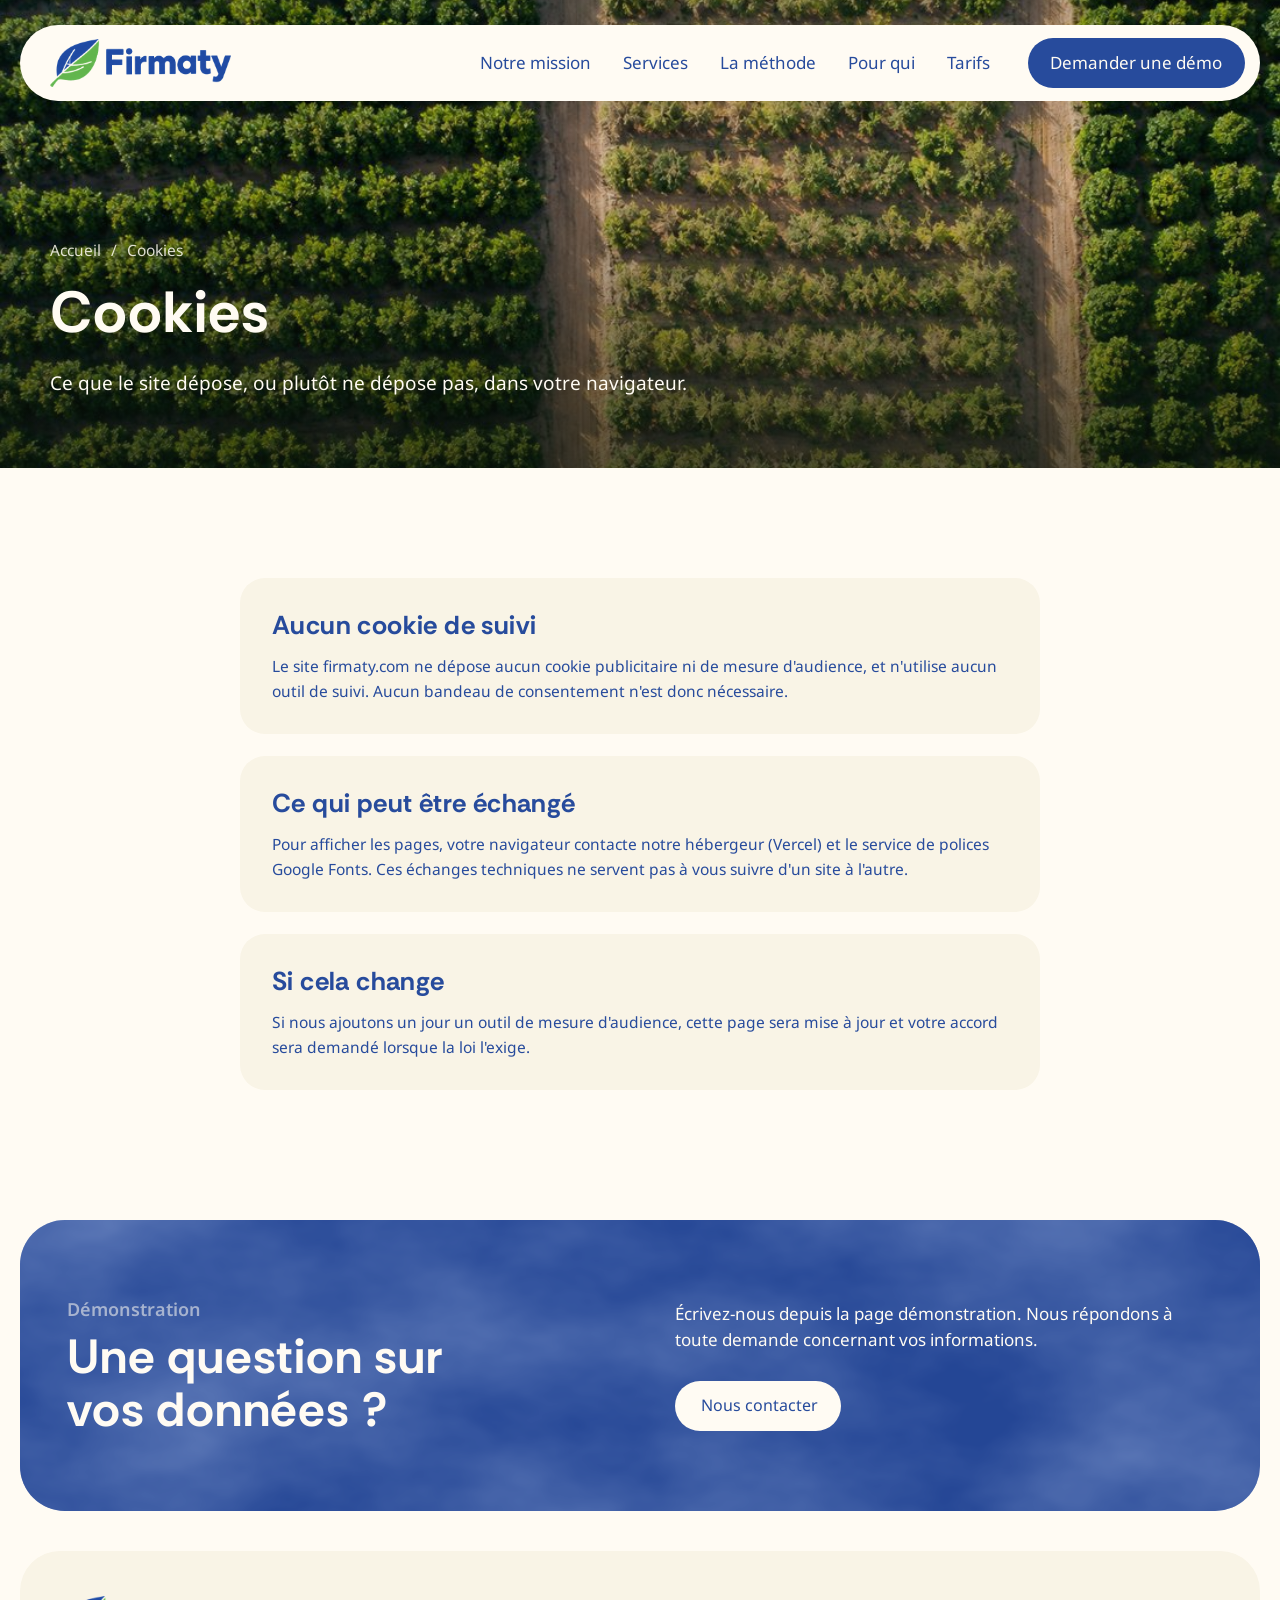
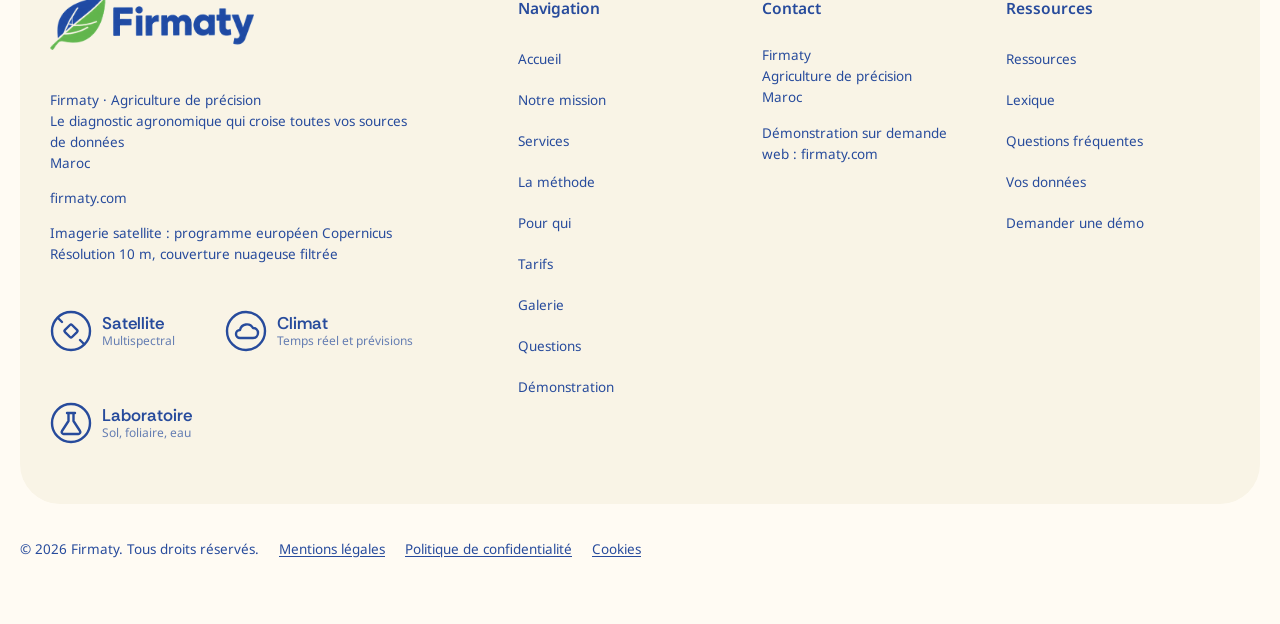
<file: site/cookies.html>
<!doctype html>
<html lang="fr">
<head>
<meta charset="utf-8">
<meta name="viewport" content="width=device-width, initial-scale=1, viewport-fit=cover">
<title>Cookies · Firmaty</title>
<meta name="description" content="Le site Firmaty ne dépose aucun cookie de suivi.">
<link rel="canonical" href="https://firmaty.com/cookies.html">
<link rel="icon" type="image/png" href="img/favicon-64.png"><link rel="apple-touch-icon" href="img/apple-touch-icon.png">
<meta name="theme-color" content="#274B9C">
<meta property="og:type" content="website"><meta property="og:site_name" content="Firmaty"><meta property="og:locale" content="fr_FR">
<meta property="og:title" content="Cookies · Firmaty"><meta property="og:description" content="Le site Firmaty ne dépose aucun cookie de suivi."><meta property="og:url" content="https://firmaty.com/cookies.html"><meta property="og:image" content="https://firmaty.com/img/hero.jpg">
<meta name="twitter:card" content="summary_large_image">
<link rel="preconnect" href="https://fonts.googleapis.com"><link rel="preconnect" href="https://fonts.gstatic.com" crossorigin><link href="https://fonts.googleapis.com/css2?family=Rethink+Sans:wght@500;600;700&family=Noto+Sans:wght@400;500;600;700&display=swap" rel="stylesheet">
<link rel="stylesheet" href="site.css">
</head>
<body>
<a class="skip" href="#contenu">Aller au contenu</a>
<div class="hdr" id="hdr">
  <nav class="bar" aria-label="Navigation principale">
    <a class="logo" href="index.html"><img src="img/logo-firmaty.png" alt="Firmaty, accueil" width="529" height="140"></a>
    <ul class="links">
      <li><a href="mission.html">Notre mission</a></li><li><a href="services.html">Services</a></li><li><a href="methode.html">La méthode</a></li><li><a href="pour-qui.html">Pour qui</a></li><li><a href="tarifs.html">Tarifs</a></li>
      <li class="cta"><a class="btn btn-blue" href="contact.html">Demander une démo</a></li>
      <li class="bl"><button class="burger" id="burger" aria-expanded="false" aria-controls="drop" aria-label="Ouvrir le menu"><svg viewBox="0 0 24 24" fill="none" stroke="currentColor" stroke-width="2" stroke-linecap="round"><path d="M4 7h16M4 12h16M4 17h16"/></svg></button></li>
    </ul>
  </nav>
</div>
<div class="drop" id="drop"><a href="index.html">Accueil</a><a href="mission.html">Notre mission</a><a href="services.html">Services</a><a href="methode.html">La méthode</a><a href="pour-qui.html">Pour qui</a><a href="tarifs.html">Tarifs</a><a class="btn btn-blue" href="contact.html">Demander une démo</a></div>
<header class="phero small" id="top">
  <img class="bg" src="img/vue-aerienne.jpg" alt="">
  <p class="crumb a1"><a href="index.html">Accueil</a><span aria-hidden="true">/</span><span>Cookies</span></p>
  <h1 class="a1">Cookies</h1>
  <p class="lead a1">Ce que le site dépose, ou plutôt ne dépose pas, dans votre navigateur.</p>
</header>
<main id="contenu">
<section class="sec legal-page"><section class="legal-block a2"><h2 class="h3">Aucun cookie de suivi</h2><p>Le site firmaty.com ne dépose aucun cookie publicitaire ni de mesure d'audience, et n'utilise aucun outil de suivi. Aucun bandeau de consentement n'est donc nécessaire.</p></section><section class="legal-block a2"><h2 class="h3">Ce qui peut être échangé</h2><p>Pour afficher les pages, votre navigateur contacte notre hébergeur (Vercel) et le service de polices Google Fonts. Ces échanges techniques ne servent pas à vous suivre d'un site à l'autre.</p></section><section class="legal-block a2"><h2 class="h3">Si cela change</h2><p>Si nous ajoutons un jour un outil de mesure d'audience, cette page sera mise à jour et votre accord sera demandé lorsque la loi l'exige.</p></section></section>
</main>
<section class="cta-wrap">
  <div class="band a3">
    <div class="band-txt">
      <p class="eyebrow sl">Démonstration</p>
      <h2 class="h2 sl" style="transition-delay:.1s">Une question sur vos données ?</h2>
    </div>
    <div class="band-side sl" style="transition-delay:.2s">
      <p>Écrivez-nous depuis la page démonstration. Nous répondons à toute demande concernant vos informations.</p>
      <a class="btn btn-cream" href="contact.html">Nous contacter</a>
    </div>
  </div>
</section>
<footer>
  <div class="foot-wrap">
    <div class="foot">
      <div class="grid">
        <div>
          <a class="logo" href="index.html"><img src="img/logo-firmaty.png" alt="Firmaty" width="529" height="140" loading="lazy"></a>
          <div class="ft-text">
            <p>Firmaty · Agriculture de précision<br>Le diagnostic agronomique qui croise toutes vos sources de données<br>Maroc</p>
            <p>firmaty.com</p>
            <p>Imagerie satellite : programme européen Copernicus<br>Résolution 10 m, couverture nuageuse filtrée</p>
          </div>
          <div class="marks">
            <div class="mark"><svg viewBox="0 0 42 42" fill="none" stroke="#274B9C" stroke-width="2.4" stroke-linecap="round" stroke-linejoin="round"><circle cx="21" cy="21" r="19"/><rect x="16" y="16" width="10" height="10" rx="1.5" transform="rotate(45 21 21)"/><path d="M12 12l-4-4M30 30l4 4"/></svg><span>Satellite<small>Multispectral</small></span></div>
            <div class="mark"><svg viewBox="0 0 42 42" fill="none" stroke="#274B9C" stroke-width="2.4" stroke-linecap="round" stroke-linejoin="round"><circle cx="21" cy="21" r="19"/><path d="M15 28h13a5 5 0 0 0 0-10 7 7 0 0 0-13 2 4 4 0 0 0 0 8z"/></svg><span>Climat<small>Temps réel et prévisions</small></span></div>
            <div class="mark"><svg viewBox="0 0 42 42" fill="none" stroke="#274B9C" stroke-width="2.4" stroke-linecap="round" stroke-linejoin="round"><circle cx="21" cy="21" r="19"/><path d="M17 11h8M18.5 11v8L12 29a2 2 0 0 0 2 3h14a2 2 0 0 0 2-3l-6.5-10v-8"/></svg><span>Laboratoire<small>Sol, foliaire, eau</small></span></div>
          </div>
        </div>
        <div><h4>Navigation</h4><ul><li><a href="index.html">Accueil</a></li><li><a href="mission.html">Notre mission</a></li><li><a href="services.html">Services</a></li><li><a href="methode.html">La méthode</a></li><li><a href="pour-qui.html">Pour qui</a></li><li><a href="tarifs.html">Tarifs</a></li><li><a href="galerie.html">Galerie</a></li><li><a href="questions.html">Questions</a></li><li><a href="contact.html">Démonstration</a></li></ul></div>
        <div class="ct"><h4>Contact</h4><p>Firmaty<br>Agriculture de précision<br>Maroc</p><p>Démonstration sur demande<br>web : firmaty.com</p></div>
        <div class="follow"><h4>Ressources</h4><ul><li><a href="ressources.html">Ressources</a></li><li><a href="methode.html#lexique">Lexique</a></li><li><a href="questions.html">Questions fréquentes</a></li><li><a href="confidentialite.html">Vos données</a></li><li><a href="contact.html">Demander une démo</a></li></ul></div>
      </div>
    </div>
  </div>
  <div class="legal"><span>© 2026 Firmaty. Tous droits réservés.</span><a href="mentions-legales.html">Mentions légales</a><a href="confidentialite.html">Politique de confidentialité</a><a href="cookies.html">Cookies</a></div>
</footer>
<a class="up" id="up" href="#top" aria-label="Revenir en haut"><svg viewBox="0 0 24 24" fill="none" stroke="currentColor" stroke-width="2.6" stroke-linecap="round" stroke-linejoin="round"><path d="M12 19V5M5 12l7-7 7 7"/></svg></a>
<script src="site.js"></script>
</body>
</html>
</file>
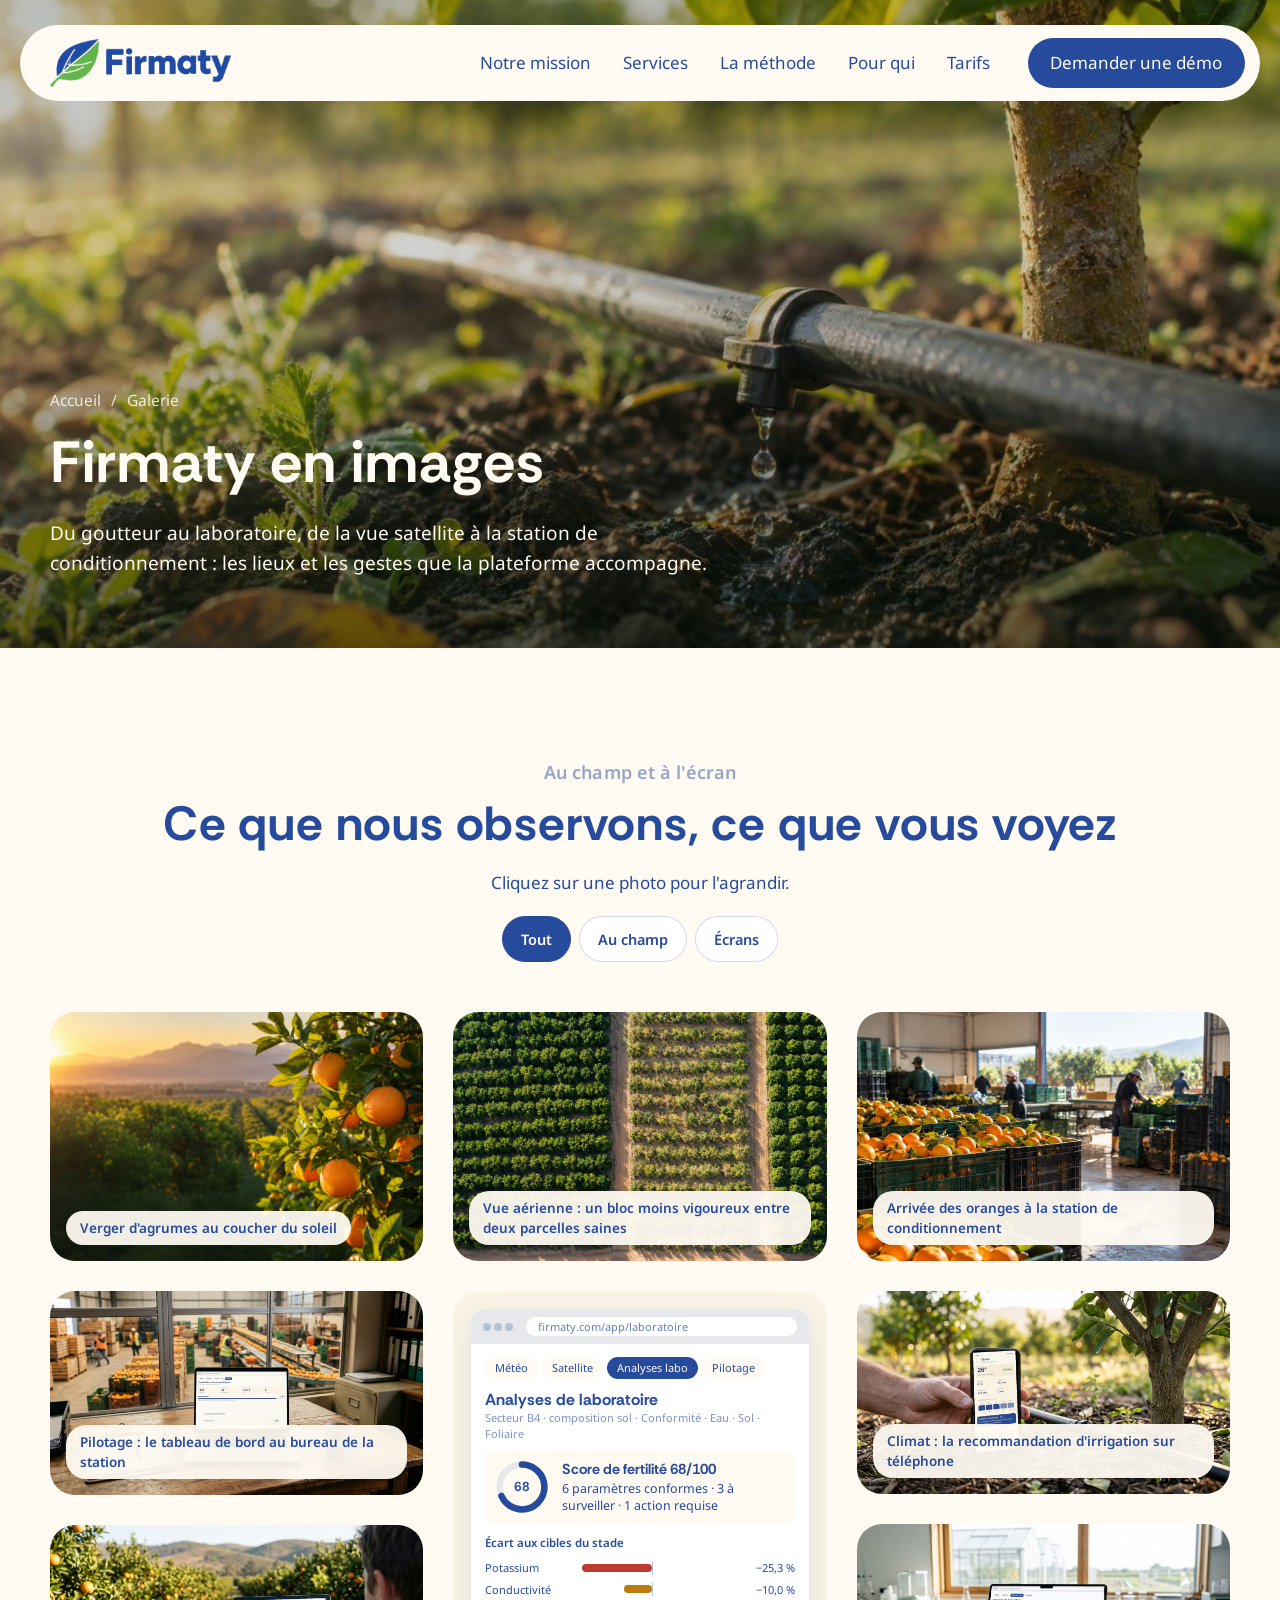
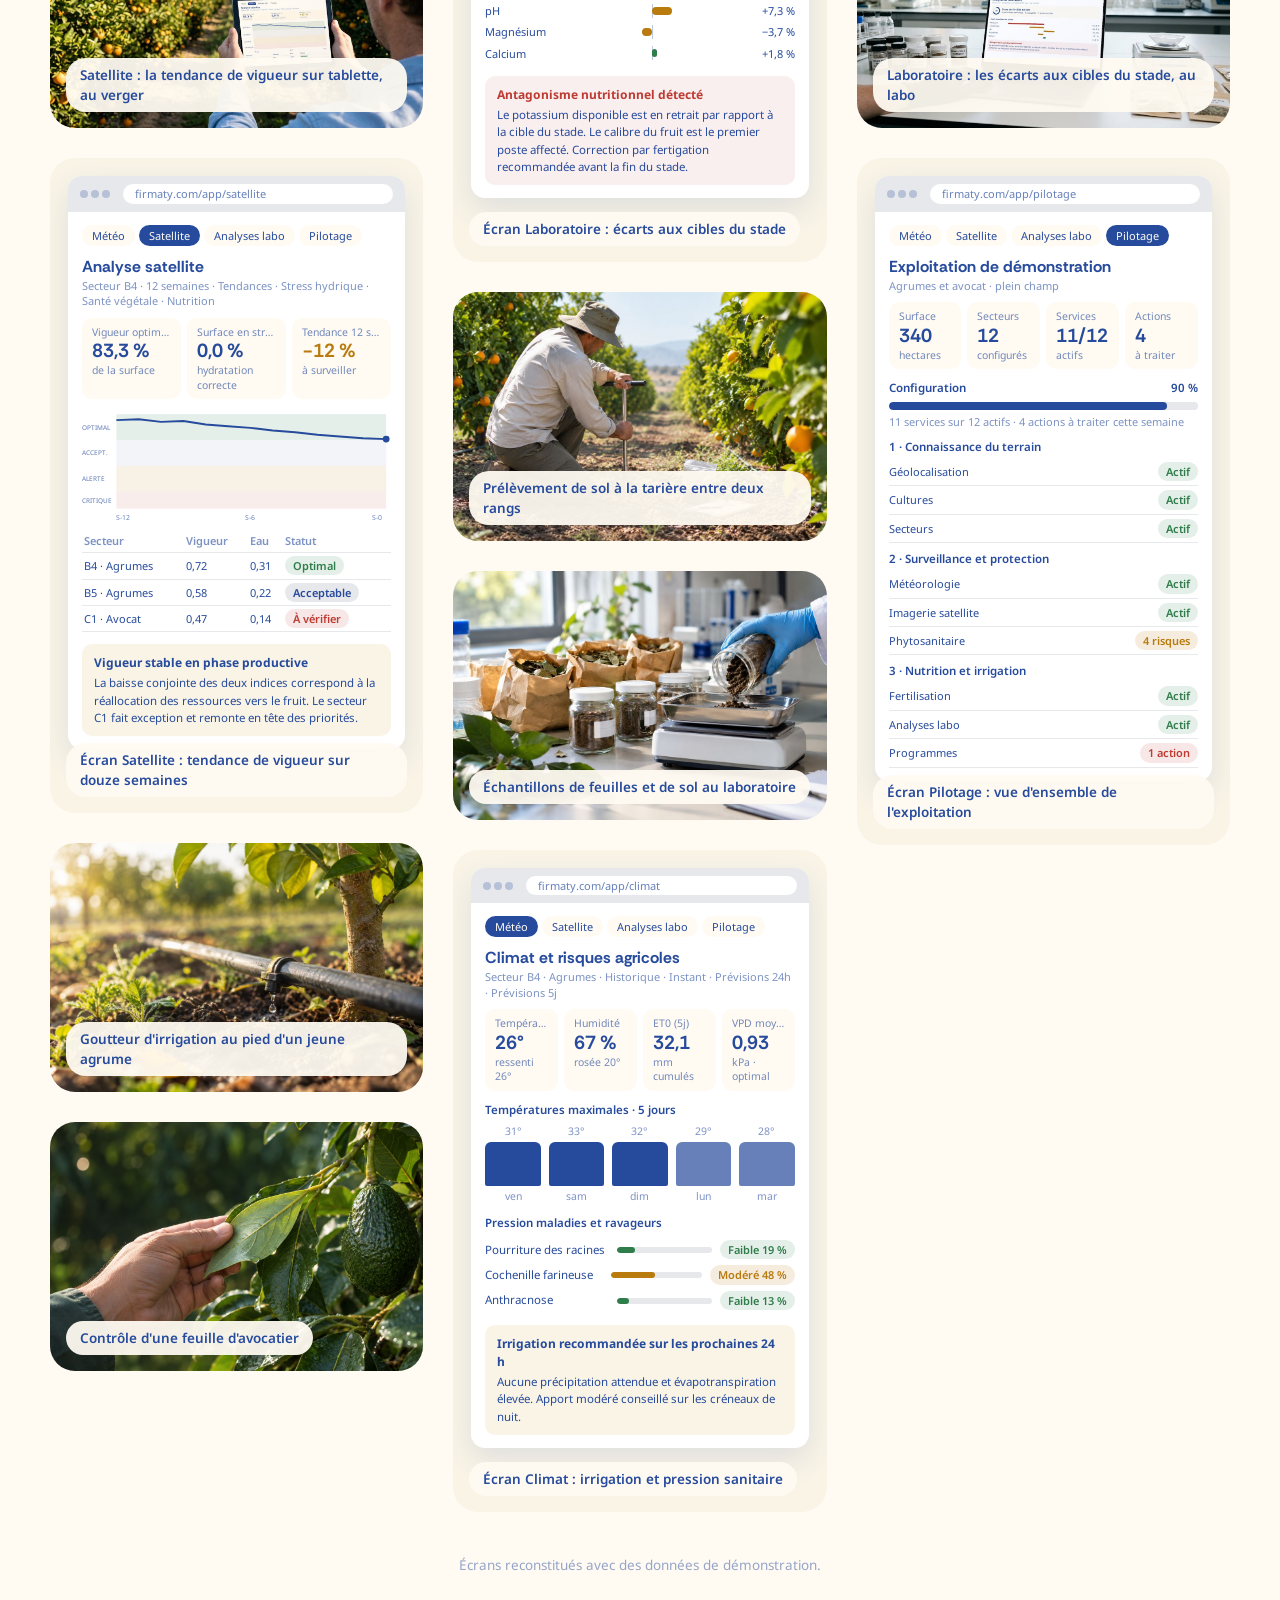
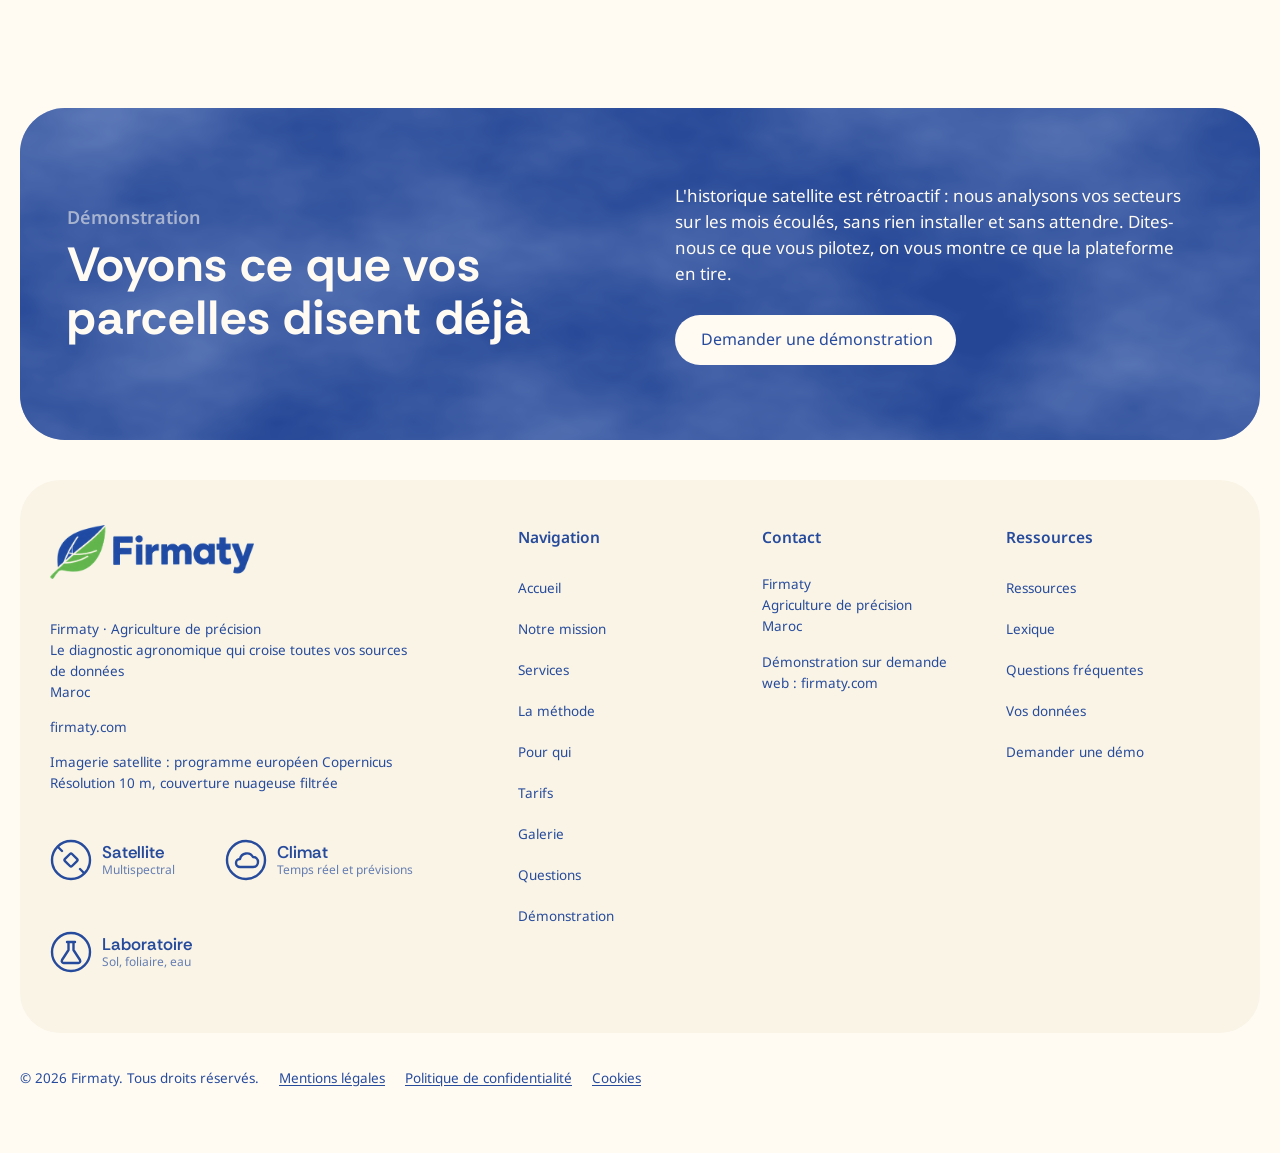
<file: site/galerie.html>
<!doctype html>
<html lang="fr">
<head>
<meta charset="utf-8">
<meta name="viewport" content="width=device-width, initial-scale=1, viewport-fit=cover">
<title>Galerie · Firmaty</title>
<meta name="description" content="Photos du terrain et écrans de la plateforme Firmaty.">
<link rel="canonical" href="https://firmaty.com/galerie.html">
<link rel="icon" type="image/png" href="img/favicon-64.png"><link rel="apple-touch-icon" href="img/apple-touch-icon.png">
<meta name="theme-color" content="#274B9C">
<meta property="og:type" content="website"><meta property="og:site_name" content="Firmaty"><meta property="og:locale" content="fr_FR">
<meta property="og:title" content="Galerie · Firmaty"><meta property="og:description" content="Photos du terrain et écrans de la plateforme Firmaty."><meta property="og:url" content="https://firmaty.com/galerie.html"><meta property="og:image" content="https://firmaty.com/img/hero.jpg">
<meta name="twitter:card" content="summary_large_image">
<link rel="preconnect" href="https://fonts.googleapis.com"><link rel="preconnect" href="https://fonts.gstatic.com" crossorigin><link href="https://fonts.googleapis.com/css2?family=Rethink+Sans:wght@500;600;700&family=Noto+Sans:wght@400;500;600;700&display=swap" rel="stylesheet">
<link rel="stylesheet" href="site.css">
</head>
<body>
<a class="skip" href="#contenu">Aller au contenu</a>
<div class="hdr" id="hdr">
  <nav class="bar" aria-label="Navigation principale">
    <a class="logo" href="index.html"><img src="img/logo-firmaty.png" alt="Firmaty, accueil" width="529" height="140"></a>
    <ul class="links">
      <li><a href="mission.html">Notre mission</a></li><li><a href="services.html">Services</a></li><li><a href="methode.html">La méthode</a></li><li><a href="pour-qui.html">Pour qui</a></li><li><a href="tarifs.html">Tarifs</a></li>
      <li class="cta"><a class="btn btn-blue" href="contact.html">Demander une démo</a></li>
      <li class="bl"><button class="burger" id="burger" aria-expanded="false" aria-controls="drop" aria-label="Ouvrir le menu"><svg viewBox="0 0 24 24" fill="none" stroke="currentColor" stroke-width="2" stroke-linecap="round"><path d="M4 7h16M4 12h16M4 17h16"/></svg></button></li>
    </ul>
  </nav>
</div>
<div class="drop" id="drop"><a href="index.html">Accueil</a><a href="mission.html">Notre mission</a><a href="services.html">Services</a><a href="methode.html">La méthode</a><a href="pour-qui.html">Pour qui</a><a href="tarifs.html">Tarifs</a><a class="btn btn-blue" href="contact.html">Demander une démo</a></div>
<header class="phero" id="top">
  <img class="bg" src="img/goutte-a-goutte.jpg" alt="" fetchpriority="high" style="object-position:60% center">
  <p class="crumb a1"><a href="index.html">Accueil</a><span aria-hidden="true">/</span><span>Galerie</span></p>
  <h1 class="a1">Firmaty en images</h1>
  <p class="lead a1">Du goutteur au laboratoire, de la vue satellite à la station de conditionnement : les lieux et les gestes que la plateforme accompagne.</p>
</header>

<main id="contenu">
<section class="sec">
  <div class="sec-head">
    <p class="eyebrow a2">Au champ et à l'écran</p>
    <h2 class="h2 a2" style="transition-delay:.1s">Ce que nous observons, ce que vous voyez</h2>
    <p class="lede a2" style="transition-delay:.15s">Cliquez sur une photo pour l'agrandir.</p>
    <div class="chips a2" role="group" aria-label="Filtrer la galerie"><button type="button" class="chip-btn on" data-f="all" aria-pressed="true">Tout</button><button type="button" class="chip-btn" data-f="photo" aria-pressed="false">Au champ</button><button type="button" class="chip-btn" data-f="scr" aria-pressed="false">Écrans</button></div>
  </div>
  <div class="masonry">
    <figure class="gitem fd"><button type="button" class="gbtn" data-full="img/hero.jpg" data-cap="Verger d'agrumes au coucher du soleil" aria-label="Agrandir : Verger d'agrumes au coucher du soleil"><img src="img/hero.jpg" alt="Verger d'agrumes au coucher du soleil" width="1536" height="1024" loading="lazy" style="object-position:70% center"></button><figcaption>Verger d'agrumes au coucher du soleil</figcaption></figure>
    <figure class="gitem fd"><button type="button" class="gbtn" data-full="img/situ-pilotage-hd.jpg" data-cap="Pilotage : le tableau de bord au bureau de la station" aria-label="Agrandir : Pilotage : le tableau de bord au bureau de la station"><img src="img/situ-pilotage.jpg" alt="Pilotage : le tableau de bord au bureau de la station" width="1400" height="764" loading="lazy" style="object-position:center"></button><figcaption>Pilotage : le tableau de bord au bureau de la station</figcaption></figure>
    <figure class="gitem fd"><button type="button" class="gbtn" data-full="img/situ-satellite-hd.jpg" data-cap="Satellite : la tendance de vigueur sur tablette, au verger" aria-label="Agrandir : Satellite : la tendance de vigueur sur tablette, au verger"><img src="img/situ-satellite.jpg" alt="Satellite : la tendance de vigueur sur tablette, au verger" width="1400" height="764" loading="lazy" style="object-position:62% center"></button><figcaption>Satellite : la tendance de vigueur sur tablette, au verger</figcaption></figure>
    <figure class="gitem scr fd"><div class="screen static" role="img" aria-label="Écran Satellite : tendance de vigueur sur douze semaines"><div class="chrome"><b><i></i><i></i><i></i></b><span>firmaty.com/app/satellite</span></div><div class="app"><div class="tabs"><span>Météo</span><span class="on">Satellite</span><span>Analyses labo</span><span>Pilotage</span></div>
<h4>Analyse satellite</h4><div class="meta">Secteur B4 · 12 semaines · Tendances · Stress hydrique · Santé végétale · Nutrition</div>
<div class="kpis k3">
  <div class="kpi"><small>Vigueur optimale</small><b>83,3 %</b><em>de la surface</em></div>
  <div class="kpi"><small>Surface en stress</small><b>0,0 %</b><em>hydratation correcte</em></div>
  <div class="kpi"><small>Tendance 12 sem.</small><b style="color:var(--warn)">−12 %</b><em>à surveiller</em></div>
</div>
<svg viewBox="0 0 360 132" style="margin-top:10px;width:100%" role="img" aria-label="Vigueur du secteur B4 passée de 0,82 à 0,72 sur douze semaines, toujours en zone optimale">
  <rect x="40" y="6" width="314" height="30" fill="rgba(47,125,74,.12)"/><rect x="40" y="36" width="314" height="30" fill="rgba(39,75,156,.06)"/><rect x="40" y="66" width="314" height="30" fill="rgba(185,122,14,.10)"/><rect x="40" y="96" width="314" height="20" fill="rgba(190,59,51,.09)"/>
  <g font-size="7.5" font-family="Noto Sans,sans-serif" fill="#274B9C" fill-opacity=".75"><text x="0" y="24">OPTIMAL</text><text x="0" y="54">ACCEPT.</text><text x="0" y="84">ALERTE</text><text x="0" y="109">CRITIQUE</text></g>
  <polyline fill="none" stroke="#274B9C" stroke-width="2.2" stroke-linejoin="round" points="40,13 66,12 92,15 118,14 144,18 170,20 196,22 222,25 248,27 274,30 300,32 327,34 354,35"/>
  <circle cx="354" cy="35" r="4" fill="#274B9C"/>
  <g font-size="8" font-family="Noto Sans,sans-serif" fill="#274B9C" fill-opacity=".7"><text x="40" y="129">S-12</text><text x="190" y="129">S-6</text><text x="338" y="129">S-0</text></g>
</svg>
<table class="mini"><thead><tr><th>Secteur</th><th>Vigueur</th><th>Eau</th><th>Statut</th></tr></thead><tbody>
  <tr><td>B4 · Agrumes</td><td>0,72</td><td>0,31</td><td><span class="chip ok">Optimal</span></td></tr>
  <tr><td>B5 · Agrumes</td><td>0,58</td><td>0,22</td><td><span class="chip n">Acceptable</span></td></tr>
  <tr><td>C1 · Avocat</td><td>0,47</td><td>0,14</td><td><span class="chip crit">À vérifier</span></td></tr>
</tbody></table>
<div class="alert"><b>Vigueur stable en phase productive</b>La baisse conjointe des deux indices correspond à la réallocation des ressources vers le fruit. Le secteur C1 fait exception et remonte en tête des priorités.</div>
</div></div><figcaption>Écran Satellite : tendance de vigueur sur douze semaines</figcaption></figure>
    <figure class="gitem fd"><button type="button" class="gbtn" data-full="img/goutte-a-goutte.jpg" data-cap="Goutteur d'irrigation au pied d'un jeune agrume" aria-label="Agrandir : Goutteur d'irrigation au pied d'un jeune agrume"><img src="img/goutte-a-goutte.jpg" alt="Goutteur d'irrigation au pied d'un jeune agrume" width="1100" height="733" loading="lazy" style="object-position:center"></button><figcaption>Goutteur d'irrigation au pied d'un jeune agrume</figcaption></figure>
    <figure class="gitem fd"><button type="button" class="gbtn" data-full="img/avocat.jpg" data-cap="Contrôle d'une feuille d'avocatier" aria-label="Agrandir : Contrôle d'une feuille d'avocatier"><img src="img/avocat.jpg" alt="Contrôle d'une feuille d'avocatier" width="1300" height="867" loading="lazy" style="object-position:center"></button><figcaption>Contrôle d'une feuille d'avocatier</figcaption></figure>
    <figure class="gitem fd"><button type="button" class="gbtn" data-full="img/vue-aerienne.jpg" data-cap="Vue aérienne : un bloc moins vigoureux entre deux parcelles saines" aria-label="Agrandir : Vue aérienne : un bloc moins vigoureux entre deux parcelles saines"><img src="img/vue-aerienne.jpg" alt="Vue aérienne : un bloc moins vigoureux entre deux parcelles saines" width="1100" height="733" loading="lazy" style="object-position:center"></button><figcaption>Vue aérienne : un bloc moins vigoureux entre deux parcelles saines</figcaption></figure>
    <figure class="gitem scr fd"><div class="screen static" role="img" aria-label="Écran Laboratoire : écarts aux cibles du stade"><div class="chrome"><b><i></i><i></i><i></i></b><span>firmaty.com/app/laboratoire</span></div><div class="app"><div class="tabs"><span>Météo</span><span>Satellite</span><span class="on">Analyses labo</span><span>Pilotage</span></div>
<h4>Analyses de laboratoire</h4><div class="meta">Secteur B4 · composition sol · Conformité · Eau · Sol · Foliaire</div>
<div class="ring">
  <svg viewBox="0 0 60 60" role="img" aria-label="Score de fertilité 68 sur 100"><circle cx="30" cy="30" r="24" fill="none" stroke="#E7E8EB" stroke-width="7"/><circle cx="30" cy="30" r="24" fill="none" stroke="#274B9C" stroke-width="7" stroke-linecap="round" stroke-dasharray="102.5 150.8" transform="rotate(-90 30 30)"/><text x="30" y="34.5" text-anchor="middle" font-size="14" font-weight="700" font-family="Rethink Sans,sans-serif" fill="#274B9C">68</text></svg>
  <div><b>Score de fertilité 68/100</b>6 paramètres conformes · 3 à surveiller · 1 action requise</div>
</div>
<div class="lbl">Écart aux cibles du stade</div>
<div class="dev"><span>Potassium</span><div class="ax"><i style="right:50%;width:42.2%;background:var(--crit)"></i></div><span>−25,3 %</span></div>
<div class="dev"><span>Conductivité</span><div class="ax"><i style="right:50%;width:16.7%;background:var(--warn)"></i></div><span>−10,0 %</span></div>
<div class="dev"><span>pH</span><div class="ax"><i style="left:50%;width:12.2%;background:var(--warn)"></i></div><span>+7,3 %</span></div>
<div class="dev"><span>Magnésium</span><div class="ax"><i style="right:50%;width:6.2%;background:var(--warn)"></i></div><span>−3,7 %</span></div>
<div class="dev"><span>Calcium</span><div class="ax"><i style="left:50%;width:3%;background:var(--ok)"></i></div><span>+1,8 %</span></div>
<div class="alert crit"><b>Antagonisme nutritionnel détecté</b>Le potassium disponible est en retrait par rapport à la cible du stade. Le calibre du fruit est le premier poste affecté. Correction par fertigation recommandée avant la fin du stade.</div>
</div></div><figcaption>Écran Laboratoire : écarts aux cibles du stade</figcaption></figure>
    <figure class="gitem fd"><button type="button" class="gbtn" data-full="img/prelevement-sol.jpg" data-cap="Prélèvement de sol à la tarière entre deux rangs" aria-label="Agrandir : Prélèvement de sol à la tarière entre deux rangs"><img src="img/prelevement-sol.jpg" alt="Prélèvement de sol à la tarière entre deux rangs" width="1100" height="733" loading="lazy" style="object-position:center"></button><figcaption>Prélèvement de sol à la tarière entre deux rangs</figcaption></figure>
    <figure class="gitem fd"><button type="button" class="gbtn" data-full="img/laboratoire.jpg" data-cap="Échantillons de feuilles et de sol au laboratoire" aria-label="Agrandir : Échantillons de feuilles et de sol au laboratoire"><img src="img/laboratoire.jpg" alt="Échantillons de feuilles et de sol au laboratoire" width="1100" height="733" loading="lazy" style="object-position:center"></button><figcaption>Échantillons de feuilles et de sol au laboratoire</figcaption></figure>
    <figure class="gitem scr fd"><div class="screen static" role="img" aria-label="Écran Climat : irrigation et pression sanitaire"><div class="chrome"><b><i></i><i></i><i></i></b><span>firmaty.com/app/climat</span></div><div class="app"><div class="tabs"><span class="on">Météo</span><span>Satellite</span><span>Analyses labo</span><span>Pilotage</span></div>
<h4>Climat et risques agricoles</h4><div class="meta">Secteur B4 · Agrumes · Historique · Instant · Prévisions 24h · Prévisions 5j</div>
<div class="kpis k4">
  <div class="kpi"><small>Température</small><b>26°</b><em>ressenti 26°</em></div>
  <div class="kpi"><small>Humidité</small><b>67 %</b><em>rosée 20°</em></div>
  <div class="kpi"><small>ET0 (5j)</small><b>32,1</b><em>mm cumulés</em></div>
  <div class="kpi"><small>VPD moyen</small><b>0,93</b><em>kPa · optimal</em></div>
</div>
<div class="lbl">Températures maximales · 5 jours</div>
<div class="bars5">
  <div><span>31°</span><i style="height:72%"></i><span>ven</span></div>
  <div><span>33°</span><i style="height:82%"></i><span>sam</span></div>
  <div><span>32°</span><i style="height:77%"></i><span>dim</span></div>
  <div><span>29°</span><i style="height:62%;opacity:.7"></i><span>lun</span></div>
  <div><span>28°</span><i style="height:57%;opacity:.7"></i><span>mar</span></div>
</div>
<div class="lbl">Pression maladies et ravageurs</div>
<div class="risk"><span>Pourriture des racines</span><div class="track"><i style="width:19%;background:var(--ok)"></i></div><span class="chip ok">Faible 19 %</span></div>
<div class="risk"><span>Cochenille farineuse</span><div class="track"><i style="width:48%;background:var(--warn)"></i></div><span class="chip warn">Modéré 48 %</span></div>
<div class="risk"><span>Anthracnose</span><div class="track"><i style="width:13%;background:var(--ok)"></i></div><span class="chip ok">Faible 13 %</span></div>
<div class="alert"><b>Irrigation recommandée sur les prochaines 24 h</b>Aucune précipitation attendue et évapotranspiration élevée. Apport modéré conseillé sur les créneaux de nuit.</div>
</div></div><figcaption>Écran Climat : irrigation et pression sanitaire</figcaption></figure>
    <figure class="gitem fd"><button type="button" class="gbtn" data-full="img/station.jpg" data-cap="Arrivée des oranges à la station de conditionnement" aria-label="Agrandir : Arrivée des oranges à la station de conditionnement"><img src="img/station.jpg" alt="Arrivée des oranges à la station de conditionnement" width="1100" height="733" loading="lazy" style="object-position:center"></button><figcaption>Arrivée des oranges à la station de conditionnement</figcaption></figure>
    <figure class="gitem fd"><button type="button" class="gbtn" data-full="img/situ-climat-hd.jpg" data-cap="Climat : la recommandation d'irrigation sur téléphone" aria-label="Agrandir : Climat : la recommandation d'irrigation sur téléphone"><img src="img/situ-climat.jpg" alt="Climat : la recommandation d'irrigation sur téléphone" width="1400" height="764" loading="lazy" style="object-position:34% center"></button><figcaption>Climat : la recommandation d'irrigation sur téléphone</figcaption></figure>
    <figure class="gitem fd"><button type="button" class="gbtn" data-full="img/situ-labo-hd.jpg" data-cap="Laboratoire : les écarts aux cibles du stade, au labo" aria-label="Agrandir : Laboratoire : les écarts aux cibles du stade, au labo"><img src="img/situ-labo.jpg" alt="Laboratoire : les écarts aux cibles du stade, au labo" width="1400" height="764" loading="lazy" style="object-position:center"></button><figcaption>Laboratoire : les écarts aux cibles du stade, au labo</figcaption></figure>
    <figure class="gitem scr fd"><div class="screen static" role="img" aria-label="Écran Pilotage : vue d'ensemble de l'exploitation"><div class="chrome"><b><i></i><i></i><i></i></b><span>firmaty.com/app/pilotage</span></div><div class="app"><div class="tabs"><span>Météo</span><span>Satellite</span><span>Analyses labo</span><span class="on">Pilotage</span></div>
<h4>Exploitation de démonstration</h4><div class="meta">Agrumes et avocat · plein champ</div>
<div class="kpis k4">
  <div class="kpi"><small>Surface</small><b>340</b><em>hectares</em></div>
  <div class="kpi"><small>Secteurs</small><b>12</b><em>configurés</em></div>
  <div class="kpi"><small>Services</small><b>11/12</b><em>actifs</em></div>
  <div class="kpi"><small>Actions</small><b>4</b><em>à traiter</em></div>
</div>
<div class="lbl" style="display:flex;justify-content:space-between"><span>Configuration</span><span>90 %</span></div>
<div class="prog"><i></i></div>
<div class="meta">11 services sur 12 actifs · 4 actions à traiter cette semaine</div>
<div class="svc"><h5>1 · Connaissance du terrain</h5><div>Géolocalisation<span class="chip ok">Actif</span></div><div>Cultures<span class="chip ok">Actif</span></div><div>Secteurs<span class="chip ok">Actif</span></div></div>
<div class="svc"><h5>2 · Surveillance et protection</h5><div>Météorologie<span class="chip ok">Actif</span></div><div>Imagerie satellite<span class="chip ok">Actif</span></div><div>Phytosanitaire<span class="chip warn">4 risques</span></div></div>
<div class="svc"><h5>3 · Nutrition et irrigation</h5><div>Fertilisation<span class="chip ok">Actif</span></div><div>Analyses labo<span class="chip ok">Actif</span></div><div>Programmes<span class="chip crit">1 action</span></div></div>
</div></div><figcaption>Écran Pilotage : vue d'ensemble de l'exploitation</figcaption></figure>
  </div>
  <p class="demo-note">Écrans reconstitués avec des données de démonstration.</p>
</section>
</main>
<div class="lb" id="lb" hidden role="dialog" aria-modal="true" aria-label="Photo agrandie">
  <button type="button" class="lb-x" id="lbX" aria-label="Fermer">✕</button>
  <button type="button" class="lb-nav prev" id="lbP" aria-label="Photo précédente">‹</button>
  <figure><img id="lbImg" alt=""><figcaption id="lbCap"></figcaption></figure>
  <button type="button" class="lb-nav next" id="lbN" aria-label="Photo suivante">›</button>
</div>
<section class="cta-wrap">
  <div class="band a3">
    <div class="band-txt">
      <p class="eyebrow sl">Démonstration</p>
      <h2 class="h2 sl" style="transition-delay:.1s">Voyons ce que vos parcelles disent déjà</h2>
    </div>
    <div class="band-side sl" style="transition-delay:.2s">
      <p>L'historique satellite est rétroactif : nous analysons vos secteurs sur les mois écoulés, sans rien installer et sans attendre. Dites-nous ce que vous pilotez, on vous montre ce que la plateforme en tire.</p>
      <a class="btn btn-cream" href="contact.html">Demander une démonstration</a>
    </div>
  </div>
</section>
<footer>
  <div class="foot-wrap">
    <div class="foot">
      <div class="grid">
        <div>
          <a class="logo" href="index.html"><img src="img/logo-firmaty.png" alt="Firmaty" width="529" height="140" loading="lazy"></a>
          <div class="ft-text">
            <p>Firmaty · Agriculture de précision<br>Le diagnostic agronomique qui croise toutes vos sources de données<br>Maroc</p>
            <p>firmaty.com</p>
            <p>Imagerie satellite : programme européen Copernicus<br>Résolution 10 m, couverture nuageuse filtrée</p>
          </div>
          <div class="marks">
            <div class="mark"><svg viewBox="0 0 42 42" fill="none" stroke="#274B9C" stroke-width="2.4" stroke-linecap="round" stroke-linejoin="round"><circle cx="21" cy="21" r="19"/><rect x="16" y="16" width="10" height="10" rx="1.5" transform="rotate(45 21 21)"/><path d="M12 12l-4-4M30 30l4 4"/></svg><span>Satellite<small>Multispectral</small></span></div>
            <div class="mark"><svg viewBox="0 0 42 42" fill="none" stroke="#274B9C" stroke-width="2.4" stroke-linecap="round" stroke-linejoin="round"><circle cx="21" cy="21" r="19"/><path d="M15 28h13a5 5 0 0 0 0-10 7 7 0 0 0-13 2 4 4 0 0 0 0 8z"/></svg><span>Climat<small>Temps réel et prévisions</small></span></div>
            <div class="mark"><svg viewBox="0 0 42 42" fill="none" stroke="#274B9C" stroke-width="2.4" stroke-linecap="round" stroke-linejoin="round"><circle cx="21" cy="21" r="19"/><path d="M17 11h8M18.5 11v8L12 29a2 2 0 0 0 2 3h14a2 2 0 0 0 2-3l-6.5-10v-8"/></svg><span>Laboratoire<small>Sol, foliaire, eau</small></span></div>
          </div>
        </div>
        <div><h4>Navigation</h4><ul><li><a href="index.html">Accueil</a></li><li><a href="mission.html">Notre mission</a></li><li><a href="services.html">Services</a></li><li><a href="methode.html">La méthode</a></li><li><a href="pour-qui.html">Pour qui</a></li><li><a href="tarifs.html">Tarifs</a></li><li><a href="galerie.html">Galerie</a></li><li><a href="questions.html">Questions</a></li><li><a href="contact.html">Démonstration</a></li></ul></div>
        <div class="ct"><h4>Contact</h4><p>Firmaty<br>Agriculture de précision<br>Maroc</p><p>Démonstration sur demande<br>web : firmaty.com</p></div>
        <div class="follow"><h4>Ressources</h4><ul><li><a href="ressources.html">Ressources</a></li><li><a href="methode.html#lexique">Lexique</a></li><li><a href="questions.html">Questions fréquentes</a></li><li><a href="confidentialite.html">Vos données</a></li><li><a href="contact.html">Demander une démo</a></li></ul></div>
      </div>
    </div>
  </div>
  <div class="legal"><span>© 2026 Firmaty. Tous droits réservés.</span><a href="mentions-legales.html">Mentions légales</a><a href="confidentialite.html">Politique de confidentialité</a><a href="cookies.html">Cookies</a></div>
</footer>
<a class="up" id="up" href="#top" aria-label="Revenir en haut"><svg viewBox="0 0 24 24" fill="none" stroke="currentColor" stroke-width="2.6" stroke-linecap="round" stroke-linejoin="round"><path d="M12 19V5M5 12l7-7 7 7"/></svg></a>
<script src="site.js"></script>
</body>
</html>
</file>
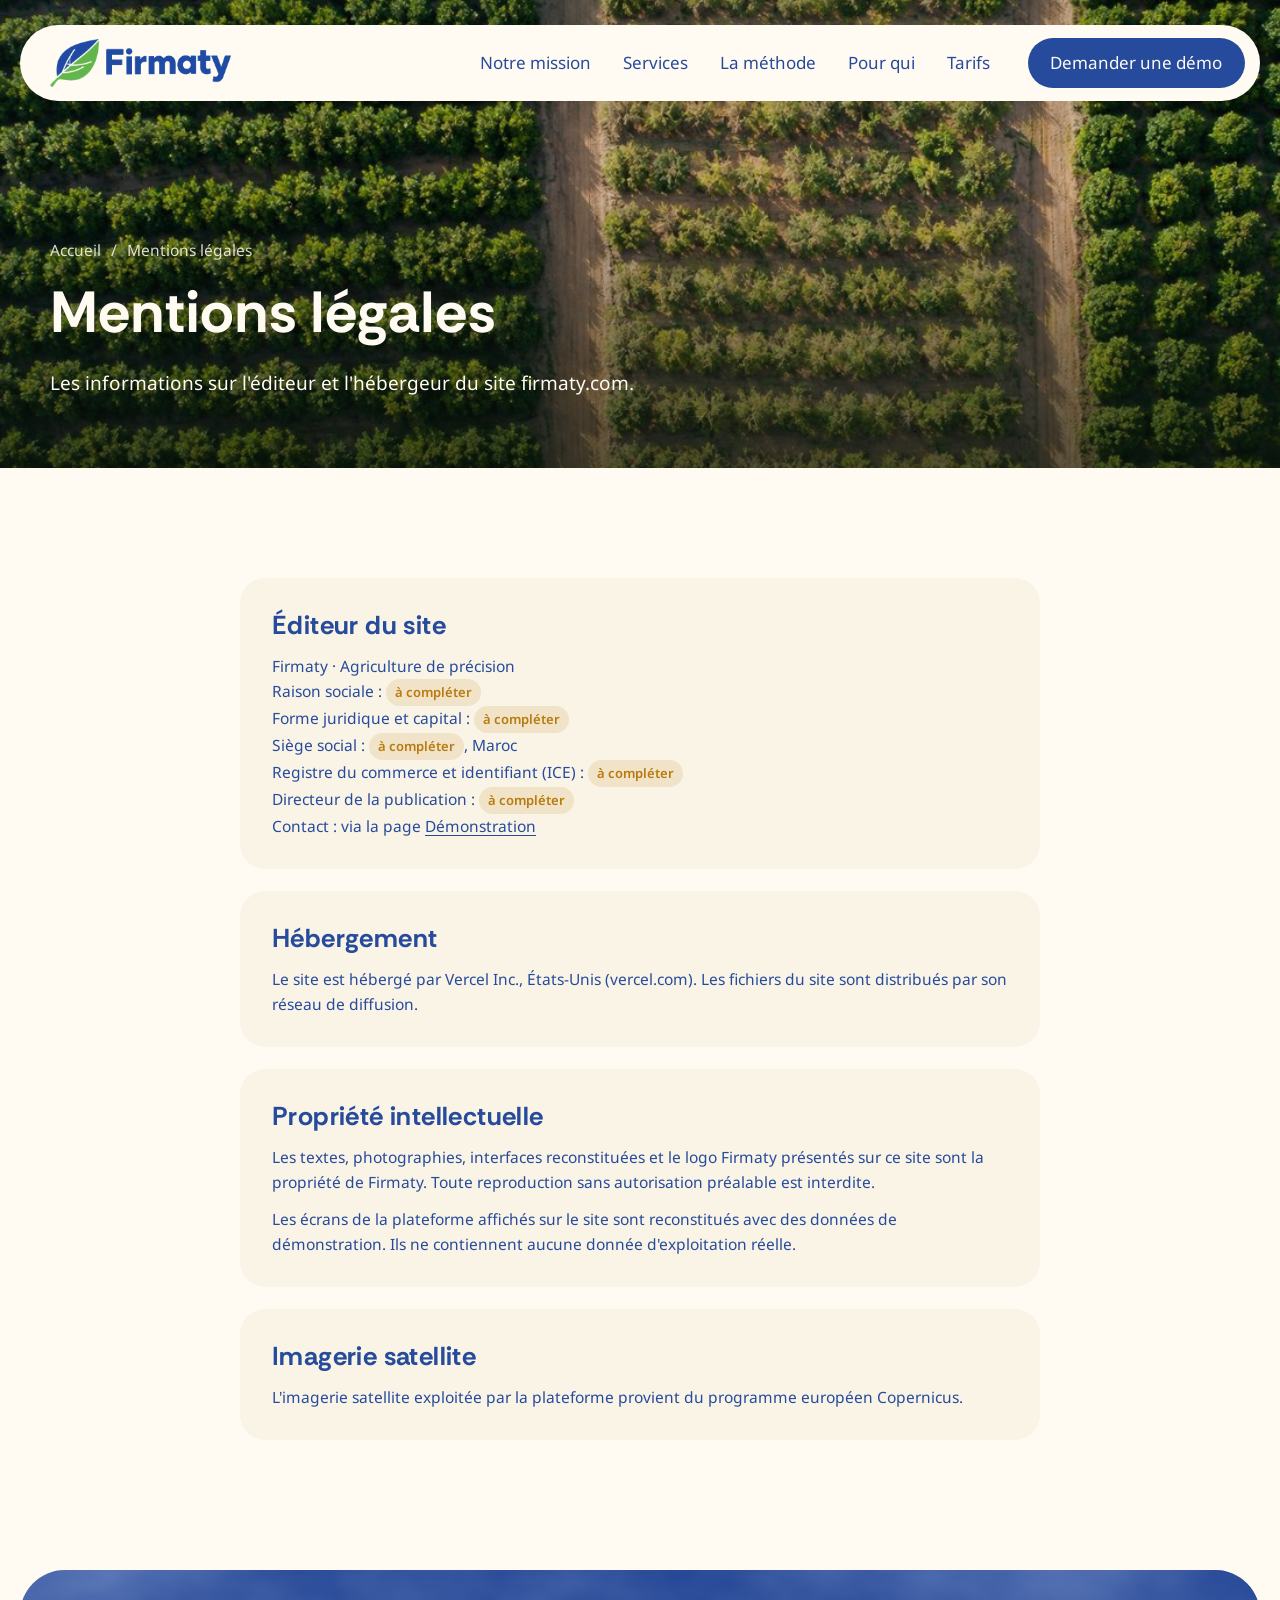
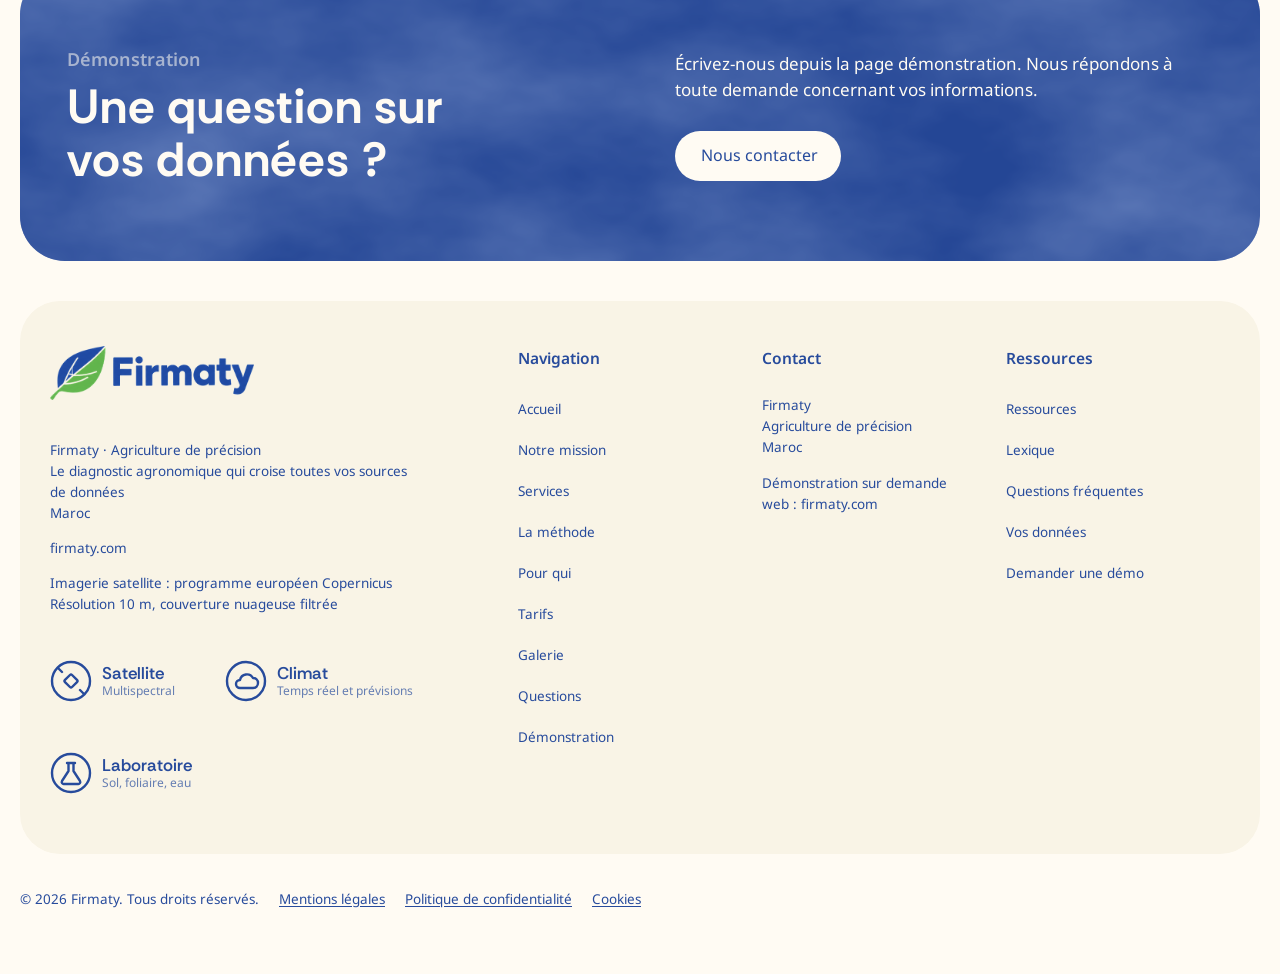
<file: site/mentions-legales.html>
<!doctype html>
<html lang="fr">
<head>
<meta charset="utf-8">
<meta name="viewport" content="width=device-width, initial-scale=1, viewport-fit=cover">
<title>Mentions légales · Firmaty</title>
<meta name="description" content="Éditeur, hébergeur et propriété intellectuelle du site Firmaty.">
<link rel="canonical" href="https://firmaty.com/mentions-legales.html">
<link rel="icon" type="image/png" href="img/favicon-64.png"><link rel="apple-touch-icon" href="img/apple-touch-icon.png">
<meta name="theme-color" content="#274B9C">
<meta property="og:type" content="website"><meta property="og:site_name" content="Firmaty"><meta property="og:locale" content="fr_FR">
<meta property="og:title" content="Mentions légales · Firmaty"><meta property="og:description" content="Éditeur, hébergeur et propriété intellectuelle du site Firmaty."><meta property="og:url" content="https://firmaty.com/mentions-legales.html"><meta property="og:image" content="https://firmaty.com/img/hero.jpg">
<meta name="twitter:card" content="summary_large_image">
<link rel="preconnect" href="https://fonts.googleapis.com"><link rel="preconnect" href="https://fonts.gstatic.com" crossorigin><link href="https://fonts.googleapis.com/css2?family=Rethink+Sans:wght@500;600;700&family=Noto+Sans:wght@400;500;600;700&display=swap" rel="stylesheet">
<link rel="stylesheet" href="site.css">
</head>
<body>
<a class="skip" href="#contenu">Aller au contenu</a>
<div class="hdr" id="hdr">
  <nav class="bar" aria-label="Navigation principale">
    <a class="logo" href="index.html"><img src="img/logo-firmaty.png" alt="Firmaty, accueil" width="529" height="140"></a>
    <ul class="links">
      <li><a href="mission.html">Notre mission</a></li><li><a href="services.html">Services</a></li><li><a href="methode.html">La méthode</a></li><li><a href="pour-qui.html">Pour qui</a></li><li><a href="tarifs.html">Tarifs</a></li>
      <li class="cta"><a class="btn btn-blue" href="contact.html">Demander une démo</a></li>
      <li class="bl"><button class="burger" id="burger" aria-expanded="false" aria-controls="drop" aria-label="Ouvrir le menu"><svg viewBox="0 0 24 24" fill="none" stroke="currentColor" stroke-width="2" stroke-linecap="round"><path d="M4 7h16M4 12h16M4 17h16"/></svg></button></li>
    </ul>
  </nav>
</div>
<div class="drop" id="drop"><a href="index.html">Accueil</a><a href="mission.html">Notre mission</a><a href="services.html">Services</a><a href="methode.html">La méthode</a><a href="pour-qui.html">Pour qui</a><a href="tarifs.html">Tarifs</a><a class="btn btn-blue" href="contact.html">Demander une démo</a></div>
<header class="phero small" id="top">
  <img class="bg" src="img/vue-aerienne.jpg" alt="">
  <p class="crumb a1"><a href="index.html">Accueil</a><span aria-hidden="true">/</span><span>Mentions légales</span></p>
  <h1 class="a1">Mentions légales</h1>
  <p class="lead a1">Les informations sur l'éditeur et l'hébergeur du site firmaty.com.</p>
</header>
<main id="contenu">
<section class="sec legal-page"><section class="legal-block a2"><h2 class="h3">Éditeur du site</h2><p>Firmaty · Agriculture de précision<br>Raison sociale : <span class="todo">à compléter</span><br>Forme juridique et capital : <span class="todo">à compléter</span><br>Siège social : <span class="todo">à compléter</span>, Maroc<br>Registre du commerce et identifiant (ICE) : <span class="todo">à compléter</span><br>Directeur de la publication : <span class="todo">à compléter</span><br>Contact : via la page <a href="contact.html">Démonstration</a></p></section><section class="legal-block a2"><h2 class="h3">Hébergement</h2><p>Le site est hébergé par Vercel Inc., États-Unis (vercel.com). Les fichiers du site sont distribués par son réseau de diffusion.</p></section><section class="legal-block a2"><h2 class="h3">Propriété intellectuelle</h2><p>Les textes, photographies, interfaces reconstituées et le logo Firmaty présentés sur ce site sont la propriété de Firmaty. Toute reproduction sans autorisation préalable est interdite.</p><p>Les écrans de la plateforme affichés sur le site sont reconstitués avec des données de démonstration. Ils ne contiennent aucune donnée d'exploitation réelle.</p></section><section class="legal-block a2"><h2 class="h3">Imagerie satellite</h2><p>L'imagerie satellite exploitée par la plateforme provient du programme européen Copernicus.</p></section></section>
</main>
<section class="cta-wrap">
  <div class="band a3">
    <div class="band-txt">
      <p class="eyebrow sl">Démonstration</p>
      <h2 class="h2 sl" style="transition-delay:.1s">Une question sur vos données ?</h2>
    </div>
    <div class="band-side sl" style="transition-delay:.2s">
      <p>Écrivez-nous depuis la page démonstration. Nous répondons à toute demande concernant vos informations.</p>
      <a class="btn btn-cream" href="contact.html">Nous contacter</a>
    </div>
  </div>
</section>
<footer>
  <div class="foot-wrap">
    <div class="foot">
      <div class="grid">
        <div>
          <a class="logo" href="index.html"><img src="img/logo-firmaty.png" alt="Firmaty" width="529" height="140" loading="lazy"></a>
          <div class="ft-text">
            <p>Firmaty · Agriculture de précision<br>Le diagnostic agronomique qui croise toutes vos sources de données<br>Maroc</p>
            <p>firmaty.com</p>
            <p>Imagerie satellite : programme européen Copernicus<br>Résolution 10 m, couverture nuageuse filtrée</p>
          </div>
          <div class="marks">
            <div class="mark"><svg viewBox="0 0 42 42" fill="none" stroke="#274B9C" stroke-width="2.4" stroke-linecap="round" stroke-linejoin="round"><circle cx="21" cy="21" r="19"/><rect x="16" y="16" width="10" height="10" rx="1.5" transform="rotate(45 21 21)"/><path d="M12 12l-4-4M30 30l4 4"/></svg><span>Satellite<small>Multispectral</small></span></div>
            <div class="mark"><svg viewBox="0 0 42 42" fill="none" stroke="#274B9C" stroke-width="2.4" stroke-linecap="round" stroke-linejoin="round"><circle cx="21" cy="21" r="19"/><path d="M15 28h13a5 5 0 0 0 0-10 7 7 0 0 0-13 2 4 4 0 0 0 0 8z"/></svg><span>Climat<small>Temps réel et prévisions</small></span></div>
            <div class="mark"><svg viewBox="0 0 42 42" fill="none" stroke="#274B9C" stroke-width="2.4" stroke-linecap="round" stroke-linejoin="round"><circle cx="21" cy="21" r="19"/><path d="M17 11h8M18.5 11v8L12 29a2 2 0 0 0 2 3h14a2 2 0 0 0 2-3l-6.5-10v-8"/></svg><span>Laboratoire<small>Sol, foliaire, eau</small></span></div>
          </div>
        </div>
        <div><h4>Navigation</h4><ul><li><a href="index.html">Accueil</a></li><li><a href="mission.html">Notre mission</a></li><li><a href="services.html">Services</a></li><li><a href="methode.html">La méthode</a></li><li><a href="pour-qui.html">Pour qui</a></li><li><a href="tarifs.html">Tarifs</a></li><li><a href="galerie.html">Galerie</a></li><li><a href="questions.html">Questions</a></li><li><a href="contact.html">Démonstration</a></li></ul></div>
        <div class="ct"><h4>Contact</h4><p>Firmaty<br>Agriculture de précision<br>Maroc</p><p>Démonstration sur demande<br>web : firmaty.com</p></div>
        <div class="follow"><h4>Ressources</h4><ul><li><a href="ressources.html">Ressources</a></li><li><a href="methode.html#lexique">Lexique</a></li><li><a href="questions.html">Questions fréquentes</a></li><li><a href="confidentialite.html">Vos données</a></li><li><a href="contact.html">Demander une démo</a></li></ul></div>
      </div>
    </div>
  </div>
  <div class="legal"><span>© 2026 Firmaty. Tous droits réservés.</span><a href="mentions-legales.html">Mentions légales</a><a href="confidentialite.html">Politique de confidentialité</a><a href="cookies.html">Cookies</a></div>
</footer>
<a class="up" id="up" href="#top" aria-label="Revenir en haut"><svg viewBox="0 0 24 24" fill="none" stroke="currentColor" stroke-width="2.6" stroke-linecap="round" stroke-linejoin="round"><path d="M12 19V5M5 12l7-7 7 7"/></svg></a>
<script src="site.js"></script>
</body>
</html>
</file>
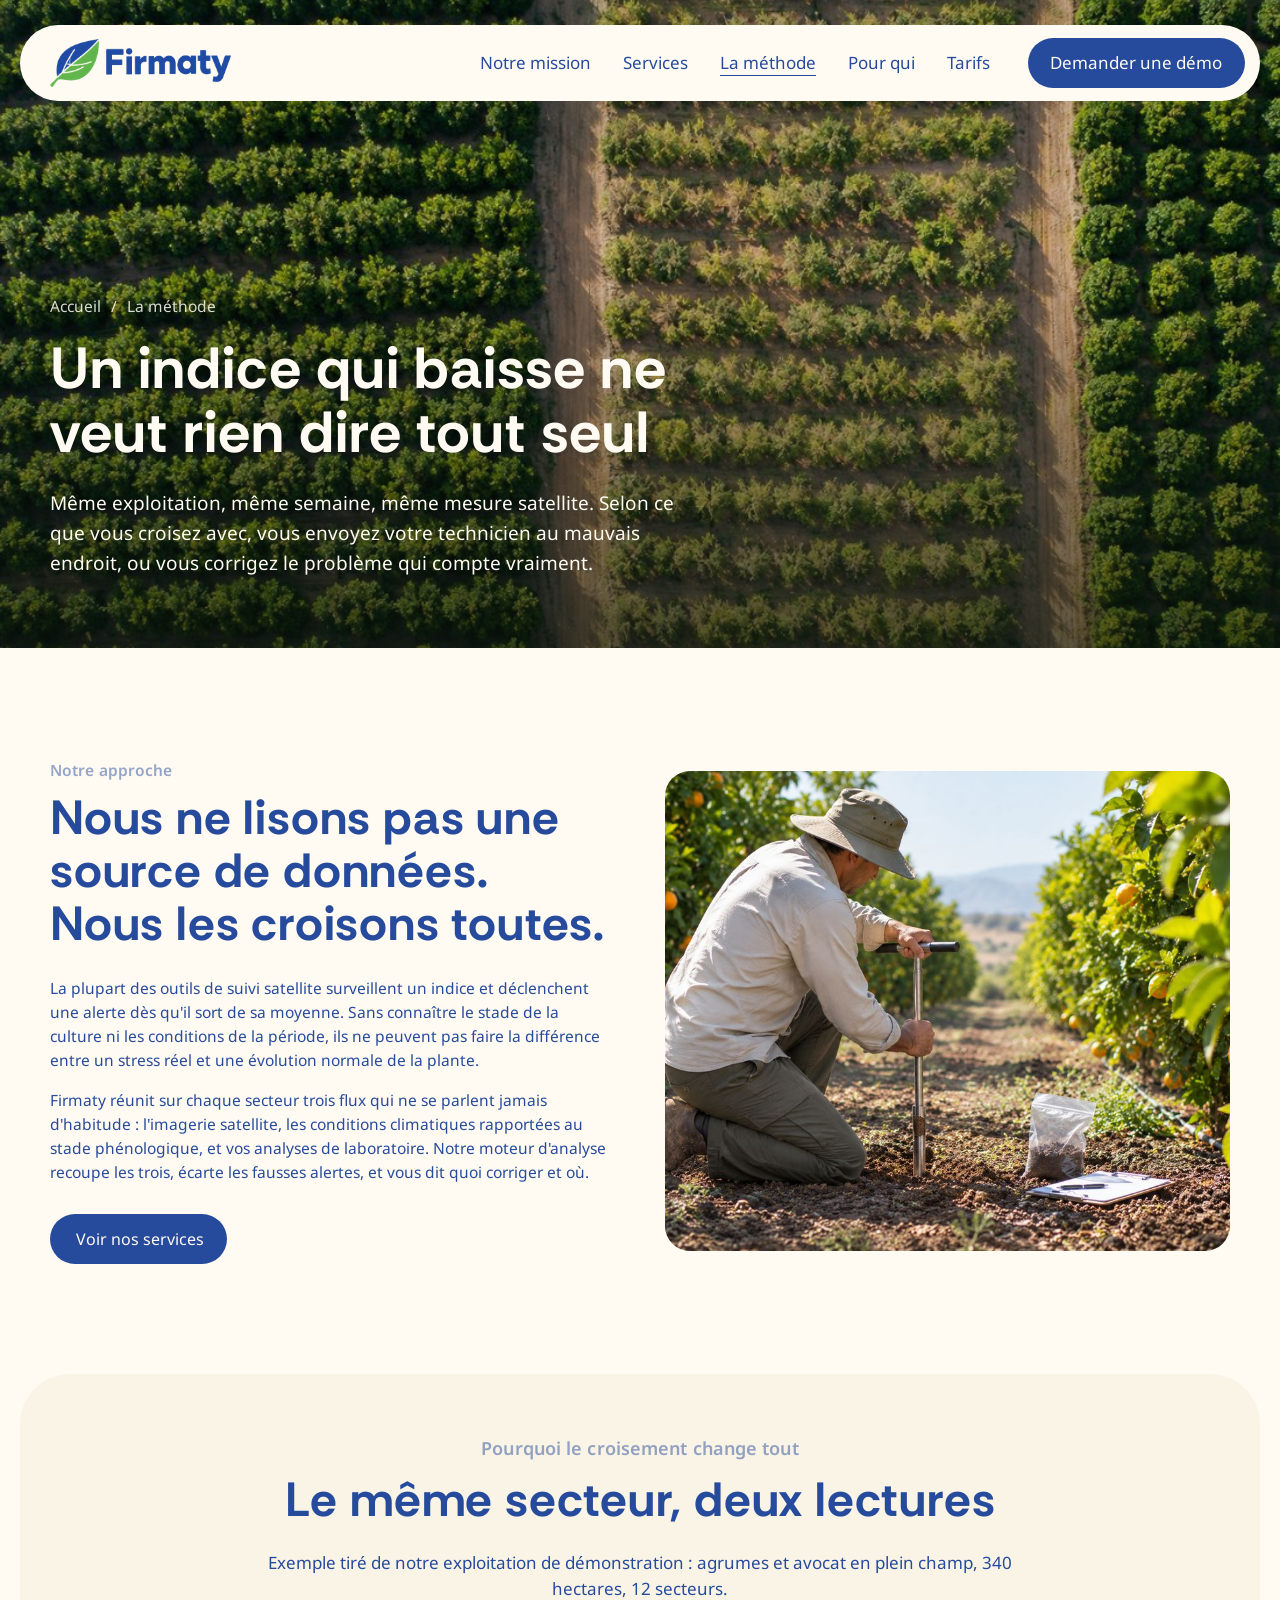
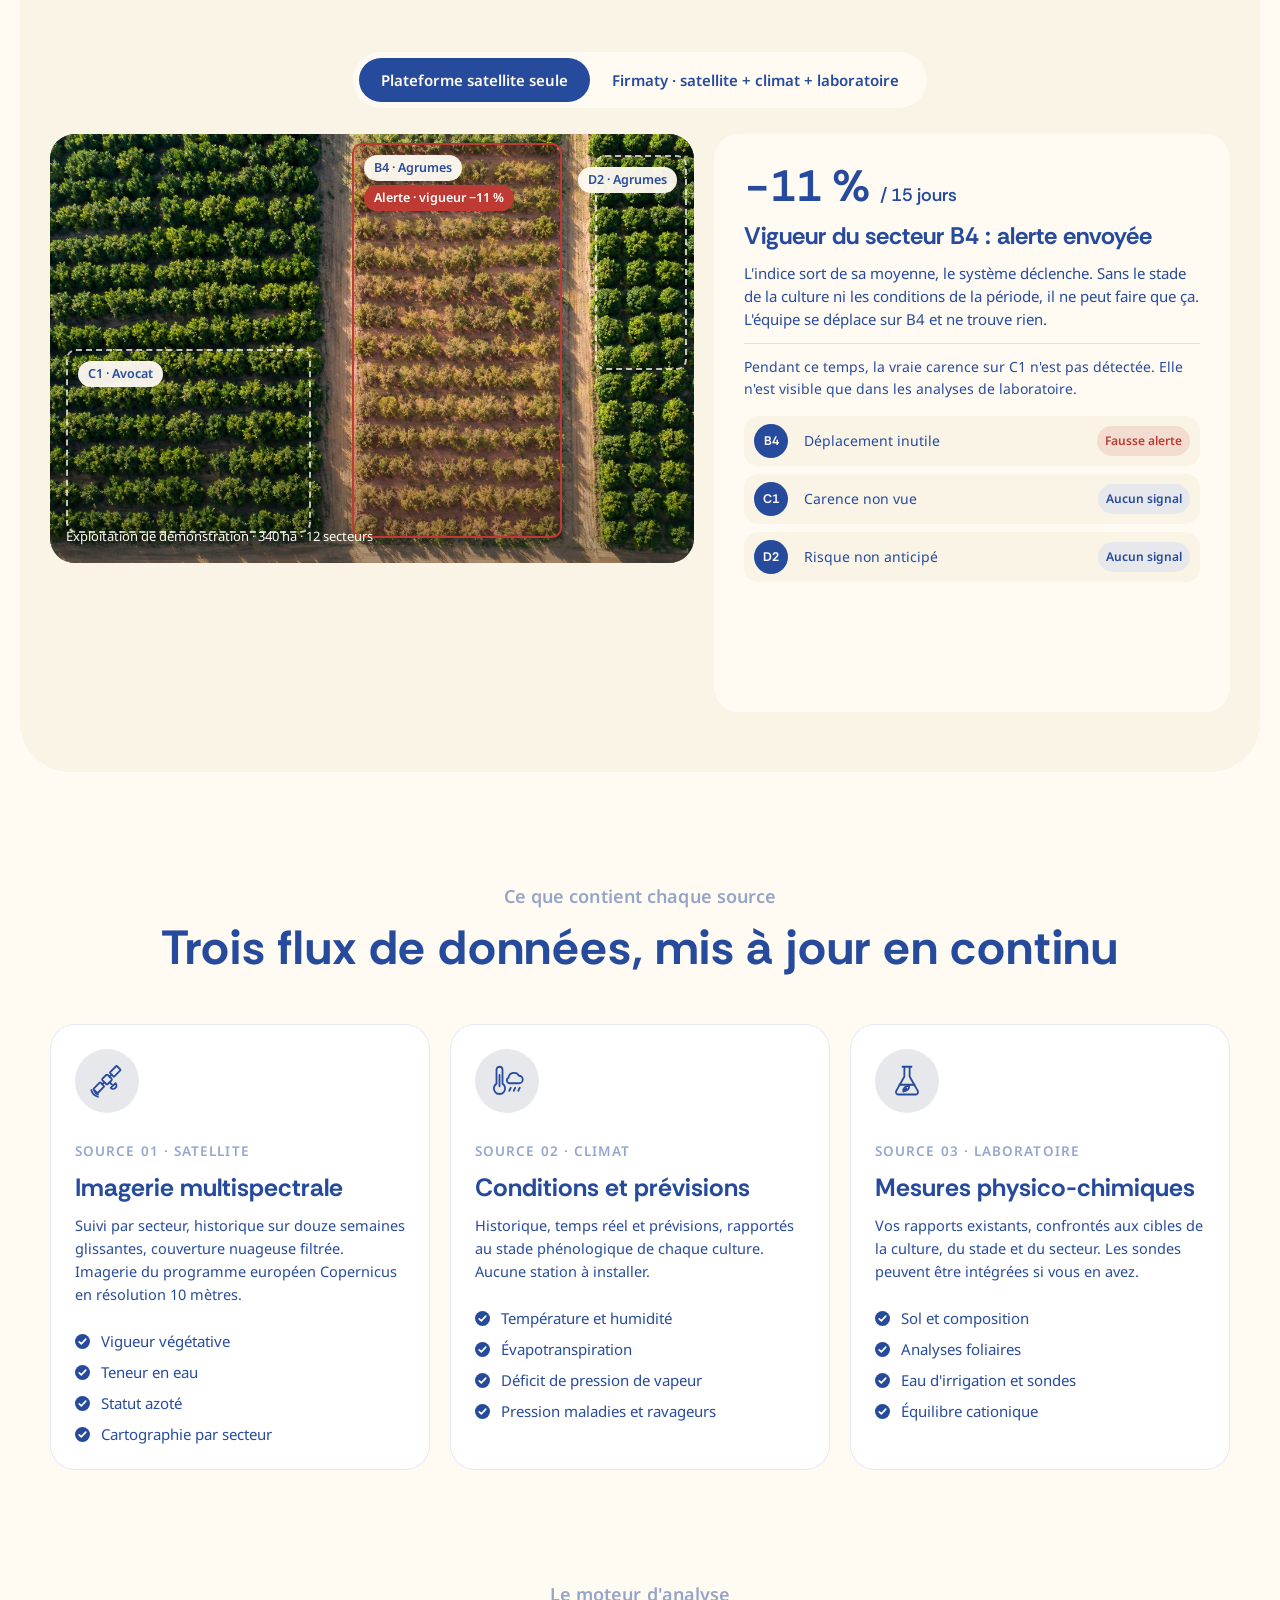
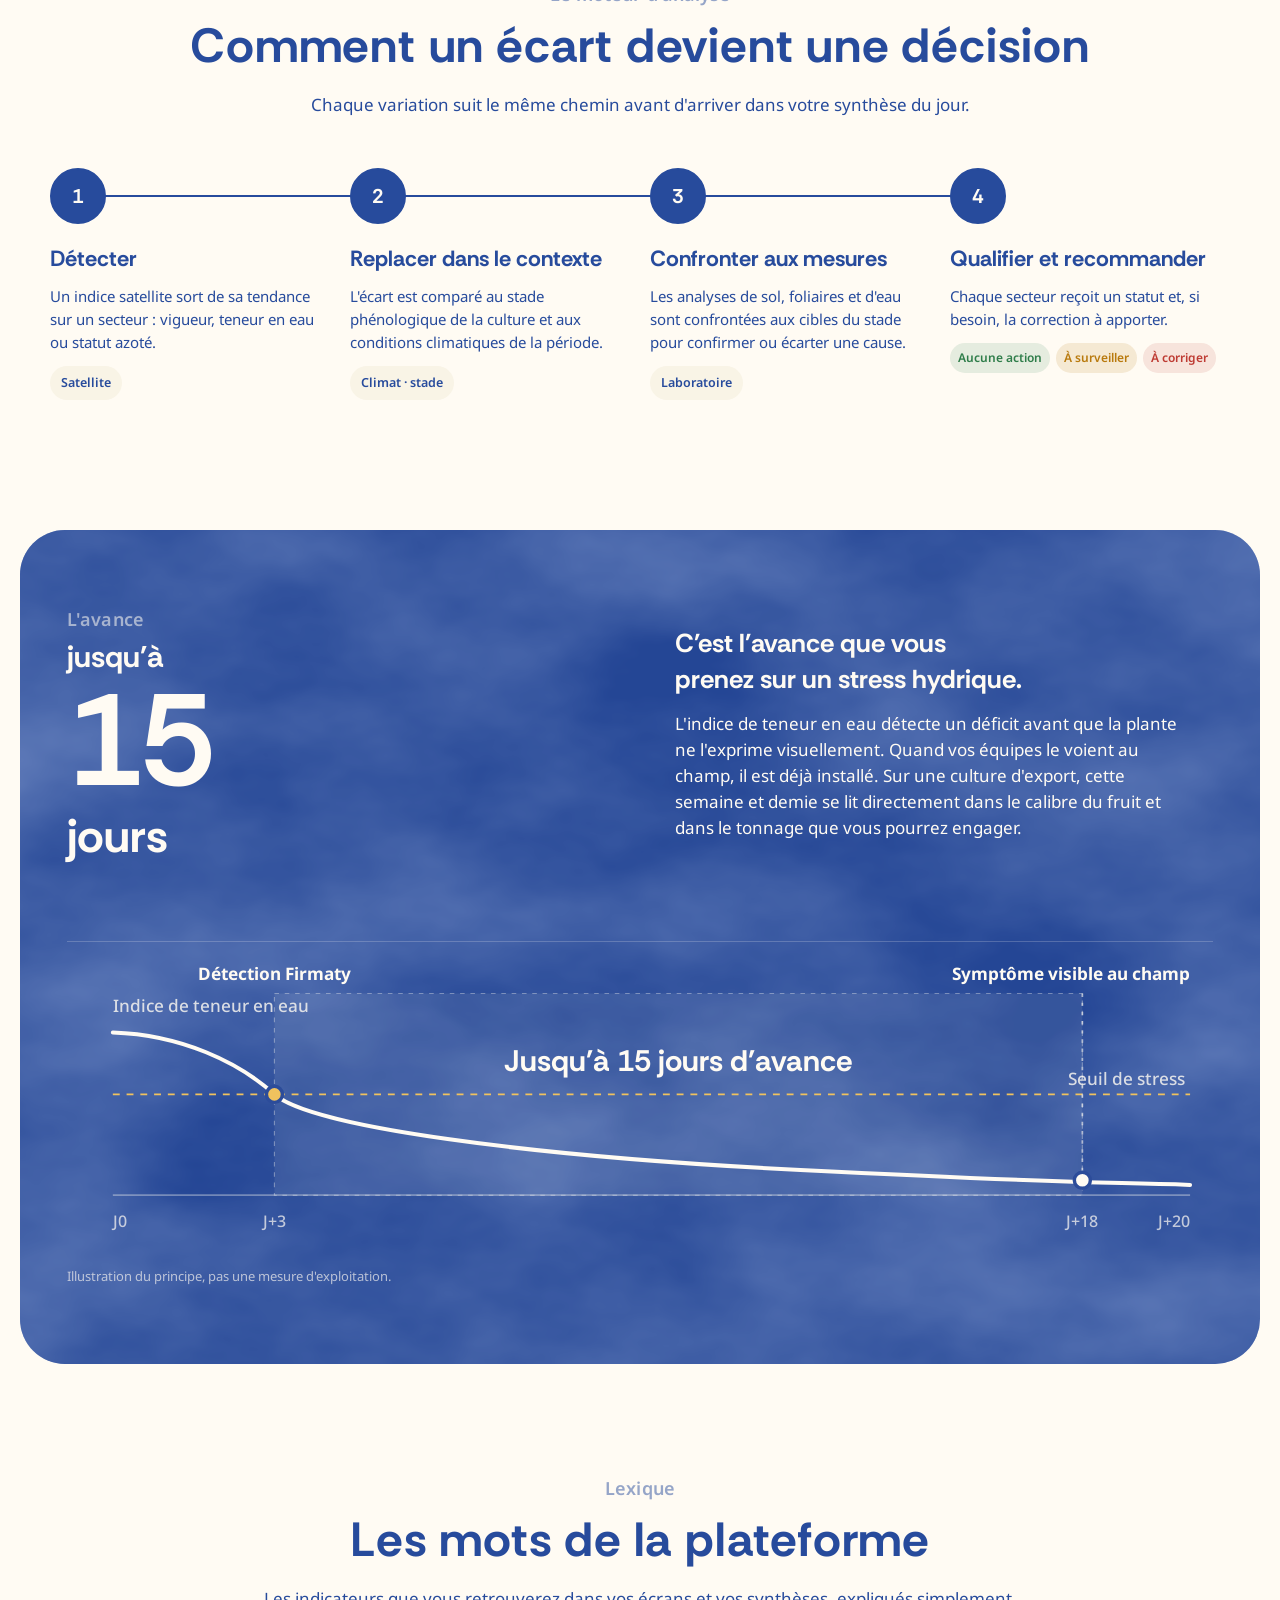
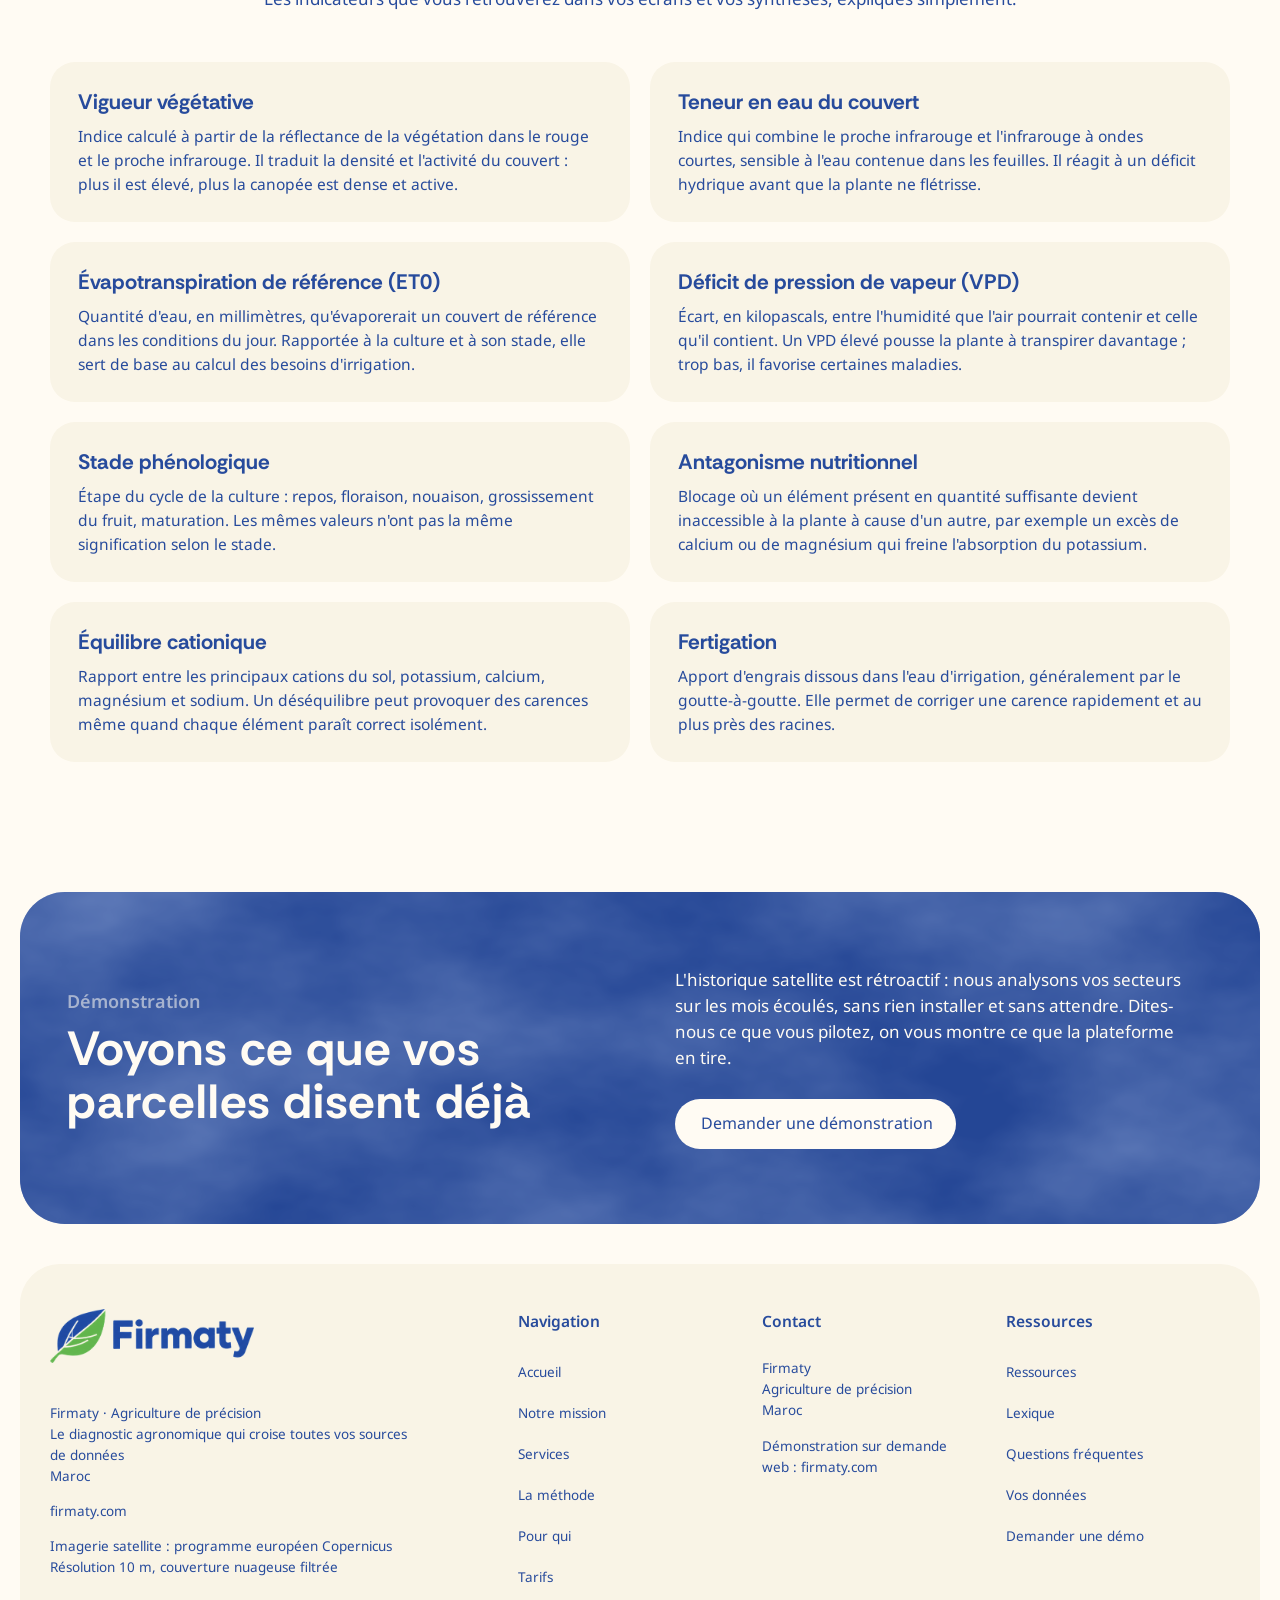
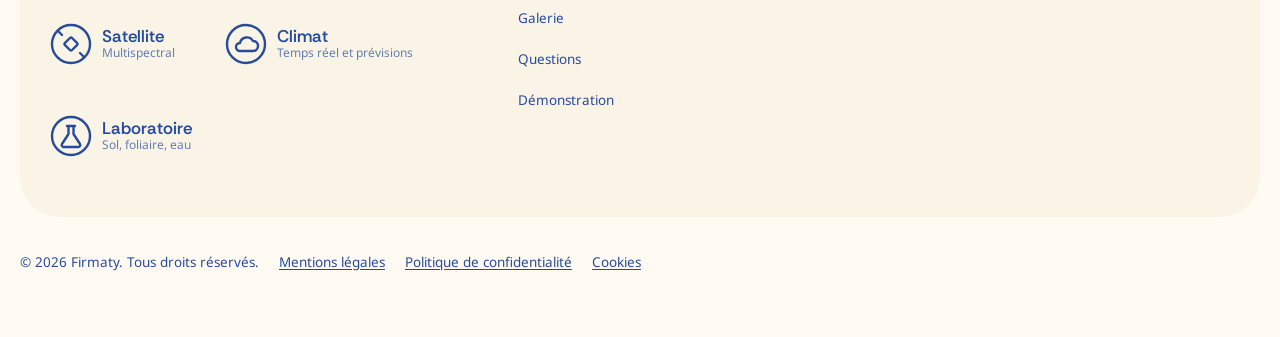
<file: site/methode.html>
<!doctype html>
<html lang="fr">
<head>
<meta charset="utf-8">
<meta name="viewport" content="width=device-width, initial-scale=1, viewport-fit=cover">
<title>La méthode · Firmaty</title>
<meta name="description" content="Pourquoi croiser satellite, climat et laboratoire, comment le moteur qualifie un écart, et le lexique des indicateurs.">
<link rel="canonical" href="https://firmaty.com/methode.html">
<link rel="icon" type="image/png" href="img/favicon-64.png"><link rel="apple-touch-icon" href="img/apple-touch-icon.png">
<meta name="theme-color" content="#274B9C">
<meta property="og:type" content="website"><meta property="og:site_name" content="Firmaty"><meta property="og:locale" content="fr_FR">
<meta property="og:title" content="La méthode · Firmaty"><meta property="og:description" content="Pourquoi croiser satellite, climat et laboratoire, comment le moteur qualifie un écart, et le lexique des indicateurs."><meta property="og:url" content="https://firmaty.com/methode.html"><meta property="og:image" content="https://firmaty.com/img/hero.jpg">
<meta name="twitter:card" content="summary_large_image">
<link rel="preconnect" href="https://fonts.googleapis.com"><link rel="preconnect" href="https://fonts.gstatic.com" crossorigin><link href="https://fonts.googleapis.com/css2?family=Rethink+Sans:wght@500;600;700&family=Noto+Sans:wght@400;500;600;700&display=swap" rel="stylesheet">
<link rel="stylesheet" href="site.css">
</head>
<body>
<a class="skip" href="#contenu">Aller au contenu</a>
<div class="hdr" id="hdr">
  <nav class="bar" aria-label="Navigation principale">
    <a class="logo" href="index.html"><img src="img/logo-firmaty.png" alt="Firmaty, accueil" width="529" height="140"></a>
    <ul class="links">
      <li><a href="mission.html">Notre mission</a></li><li><a href="services.html">Services</a></li><li><a href="methode.html" aria-current="page">La méthode</a></li><li><a href="pour-qui.html">Pour qui</a></li><li><a href="tarifs.html">Tarifs</a></li>
      <li class="cta"><a class="btn btn-blue" href="contact.html">Demander une démo</a></li>
      <li class="bl"><button class="burger" id="burger" aria-expanded="false" aria-controls="drop" aria-label="Ouvrir le menu"><svg viewBox="0 0 24 24" fill="none" stroke="currentColor" stroke-width="2" stroke-linecap="round"><path d="M4 7h16M4 12h16M4 17h16"/></svg></button></li>
    </ul>
  </nav>
</div>
<div class="drop" id="drop"><a href="index.html">Accueil</a><a href="mission.html">Notre mission</a><a href="services.html">Services</a><a href="methode.html" aria-current="page">La méthode</a><a href="pour-qui.html">Pour qui</a><a href="tarifs.html">Tarifs</a><a class="btn btn-blue" href="contact.html">Demander une démo</a></div>
<header class="phero" id="top">
  <img class="bg" src="img/vue-aerienne.jpg" alt="" fetchpriority="high" style="object-position:center">
  <p class="crumb a1"><a href="index.html">Accueil</a><span aria-hidden="true">/</span><span>La méthode</span></p>
  <h1 class="a1">Un indice qui baisse ne veut rien dire tout seul</h1>
  <p class="lead a1">Même exploitation, même semaine, même mesure satellite. Selon ce que vous croisez avec, vous envoyez votre technicien au mauvais endroit, ou vous corrigez le problème qui compte vraiment.</p>
</header>

<main id="contenu">
<section class="split">
  <div class="txt">
    <p class="eyebrow sl">Notre approche</p>
    <h2 class="h2 sl" style="transition-delay:.1s">Nous ne lisons pas une source de données. Nous les croisons toutes.</h2>
    <p class="sl" style="transition-delay:.2s">La plupart des outils de suivi satellite surveillent un indice et déclenchent une alerte dès qu'il sort de sa moyenne. Sans connaître le stade de la culture ni les conditions de la période, ils ne peuvent pas faire la différence entre un stress réel et une évolution normale de la plante.</p>
    <p class="sl" style="transition-delay:.2s">Firmaty réunit sur chaque secteur trois flux qui ne se parlent jamais d'habitude : l'imagerie satellite, les conditions climatiques rapportées au stade phénologique, et vos analyses de laboratoire. Notre moteur d'analyse recoupe les trois, écarte les fausses alertes, et vous dit quoi corriger et où.</p>
    <a class="btn btn-blue sl" style="transition-delay:.2s;margin-top:30px" href="services.html">Voir nos services</a>
  </div>
  <div class="media fi"><img src="img/prelevement-sol.jpg" alt="Agronome prélevant un échantillon de sol dans un verger d'agrumes" loading="lazy"></div>
</section>

<section class="wrap20 sec-gap">
  <div class="box">
    <p class="eyebrow a2">Pourquoi le croisement change tout</p>
    <h2 class="h2 a2" style="transition-delay:.1s">Le même secteur, deux lectures</h2>
    <p class="lede a2" style="transition-delay:.15s">Exemple tiré de notre exploitation de démonstration : agrumes et avocat en plein champ, 340 hectares, 12 secteurs.</p>
    <div class="smap a2" data-mode="sat">
      <div class="smap-toggle" role="tablist" aria-label="Lecture du secteur">
        <button type="button" role="tab" class="on" aria-selected="true" data-mode="sat">Plateforme satellite seule</button>
        <button type="button" role="tab" aria-selected="false" data-mode="fir">Firmaty · satellite + climat + laboratoire</button>
        <span class="smap-ink" aria-hidden="true"></span>
      </div>
      <div class="smap-body">
        <div class="smap-photo">
          <img src="img/vue-aerienne.jpg" alt="Vue aérienne de trois blocs de vergers, celui du centre moins vigoureux" width="1100" height="733" loading="lazy">
          <div class="zone z-b4"><span class="zl">B4 · Agrumes</span><span class="zs s-sat">Alerte · vigueur −11 %</span><span class="zs s-fir">Physiologique · aucune action</span></div>
          <div class="zone z-c1"><span class="zl">C1 · Avocat</span><span class="zs s-sat">Aucun signal</span><span class="zs s-fir">À corriger · K −25 %</span></div>
          <div class="zone z-d2"><span class="zl">D2 · Agrumes</span><span class="zs s-sat">Aucun signal</span><span class="zs s-fir">À surveiller · 48 h</span></div>
          <p class="smap-cap">Exploitation de démonstration · 340 ha · 12 secteurs</p>
        </div>
        <div class="smap-panels">
          <div class="smap-panel p-sat">
            <p class="stat">−11 % <small>/ 15 jours</small></p>
            <h3>Vigueur du secteur B4 : alerte envoyée</h3>
            <p>L'indice sort de sa moyenne, le système déclenche. Sans le stade de la culture ni les conditions de la période, il ne peut faire que ça. L'équipe se déplace sur B4 et ne trouve rien.</p>
            <p class="note">Pendant ce temps, la vraie carence sur C1 n'est pas détectée. Elle n'est visible que dans les analyses de laboratoire.</p>
            <ul class="smap-list"><li><span>B4</span>Déplacement inutile<b class="chip crit">Fausse alerte</b></li><li><span>C1</span>Carence non vue<b class="chip n">Aucun signal</b></li><li><span>D2</span>Risque non anticipé<b class="chip n">Aucun signal</b></li></ul>
          </div>
          <div class="smap-panel p-fir">
            <p class="stat">3 sources</p>
            <h3>Fausse alerte écartée, vrai problème trouvé</h3>
            <p>Sur B4, les deux indices baissent ensemble en phase de développement des fruits et les conditions climatiques sont conformes : c'est physiologique, personne ne se déplace. Sur C1, l'analyse foliaire montre un potassium en retrait de 25 % sur la cible du stade.</p>
            <p class="note"><b>Recommandation générée :</b> corriger le potassium sur C1 par fertigation avant la fin du stade. Le calibre du fruit est le premier poste affecté.</p>
            <ul class="smap-list"><li><span>B4</span>Baisse physiologique<b class="chip ok">Aucune action</b></li><li><span>C1</span>Potassium −25 %<b class="chip crit">À corriger</b></li><li><span>D2</span>Pression cochenille<b class="chip warn">À surveiller</b></li></ul>
          </div>
        </div>
      </div>
    </div>
  </div>
</section>

<section class="sec">
  <div class="sec-head">
    <p class="eyebrow a2">Ce que contient chaque source</p>
    <h2 class="h2 a2" style="transition-delay:.1s">Trois flux de données, mis à jour en continu</h2>
  </div>
  <div class="grid3">
    <article class="card line a2"><span class="ico"><svg viewBox="0 0 48 48" width="56" height="56" fill="none" stroke="#274B9C" stroke-width="2.4" stroke-linecap="round" stroke-linejoin="round" aria-hidden="true"><rect x="19" y="17" width="10" height="10" rx="1.5" transform="rotate(-45 24 22)"/><g transform="rotate(-45 24 22)"><rect x="2" y="18" width="13" height="8" rx="1"/><rect x="33" y="18" width="13" height="8" rx="1"/><path d="M15 22h4M29 22h4M24 27v4M19.5 33.5a4.5 4.5 0 0 0 9 0z"/></g><path d="M7 37a8 8 0 0 0 5 5M3 36a13 13 0 0 0 9 9"/></svg></span><div class="txt"><span class="k">SOURCE 01 · SATELLITE</span><h3>Imagerie multispectrale</h3><p>Suivi par secteur, historique sur douze semaines glissantes, couverture nuageuse filtrée. Imagerie du programme européen Copernicus en résolution 10 mètres.</p><ul class="ticks"><li>Vigueur végétative</li><li>Teneur en eau</li><li>Statut azoté</li><li>Cartographie par secteur</li></ul></div></article>
    <article class="card line a2" style="transition-delay:.1s"><span class="ico"><svg viewBox="0 0 48 48" width="56" height="56" fill="none" stroke="#274B9C" stroke-width="2.4" stroke-linecap="round" stroke-linejoin="round" aria-hidden="true"><path d="M10 9a4 4 0 0 1 8 0v18.5a7.5 7.5 0 1 1-8 0z"/><path d="M14 16v15"/><path d="M27 27h13a5 5 0 0 0 0-10 7.5 7.5 0 0 0-14 2.5 4 4 0 0 0 1 7.5z"/><path d="M29 33l-2 4M35 33l-2 4M41 33l-2 4"/></svg></span><div class="txt"><span class="k">SOURCE 02 · CLIMAT</span><h3>Conditions et prévisions</h3><p>Historique, temps réel et prévisions, rapportés au stade phénologique de chaque culture. Aucune station à installer.</p><ul class="ticks"><li>Température et humidité</li><li>Évapotranspiration</li><li>Déficit de pression de vapeur</li><li>Pression maladies et ravageurs</li></ul></div></article>
    <article class="card line a2" style="transition-delay:.2s"><span class="ico"><svg viewBox="0 0 48 48" width="56" height="56" fill="none" stroke="#274B9C" stroke-width="2.4" stroke-linecap="round" stroke-linejoin="round" aria-hidden="true"><path d="M18 5h12M20.5 5v13L9.5 37.5A3.2 3.2 0 0 0 12.3 42h23.4a3.2 3.2 0 0 0 2.8-4.5L27.5 18V5"/><path d="M14 29h20"/><path d="M19 38c0-5 3.5-7.5 8-7.5 0 4.5-3.5 7.5-8 7.5zM19 38l4.5-4"/></svg></span><div class="txt"><span class="k">SOURCE 03 · LABORATOIRE</span><h3>Mesures physico-chimiques</h3><p>Vos rapports existants, confrontés aux cibles de la culture, du stade et du secteur. Les sondes peuvent être intégrées si vous en avez.</p><ul class="ticks"><li>Sol et composition</li><li>Analyses foliaires</li><li>Eau d'irrigation et sondes</li><li>Équilibre cationique</li></ul></div></article>
  </div>
</section>

<section class="sec">
  <div class="sec-head">
    <p class="eyebrow a2">Le moteur d'analyse</p>
    <h2 class="h2 a2" style="transition-delay:.1s">Comment un écart devient une décision</h2>
    <p class="lede a2" style="transition-delay:.15s">Chaque variation suit le même chemin avant d'arriver dans votre synthèse du jour.</p>
  </div>
  <ol class="engine" data-play>
    <li class="eng-step"><span class="eng-n">1</span><h3>Détecter</h3><p>Un indice satellite sort de sa tendance sur un secteur : vigueur, teneur en eau ou statut azoté.</p><span class="eng-tag">Satellite</span></li>
    <li class="eng-step"><span class="eng-n">2</span><h3>Replacer dans le contexte</h3><p>L'écart est comparé au stade phénologique de la culture et aux conditions climatiques de la période.</p><span class="eng-tag">Climat · stade</span></li>
    <li class="eng-step"><span class="eng-n">3</span><h3>Confronter aux mesures</h3><p>Les analyses de sol, foliaires et d'eau sont confrontées aux cibles du stade pour confirmer ou écarter une cause.</p><span class="eng-tag">Laboratoire</span></li>
    <li class="eng-step"><span class="eng-n">4</span><h3>Qualifier et recommander</h3><p>Chaque secteur reçoit un statut et, si besoin, la correction à apporter.</p><span class="eng-out"><b class="chip ok">Aucune action</b><b class="chip warn">À surveiller</b><b class="chip crit">À corriger</b></span></li>
  </ol>
</section>

<section class="cta-wrap">
  <div class="band big a3">
    <div class="band-txt">
      <p class="eyebrow sl">L'avance</p>
      <p class="bignum sl" style="transition-delay:.1s"><small class="pre-n">jusqu'à</small>15 <small>jours</small></p>
    </div>
    <div class="band-side sl" style="transition-delay:.2s">
      <h3>C'est l'avance que vous prenez sur un stress hydrique.</h3>
      <p>L'indice de teneur en eau détecte un déficit avant que la plante ne l'exprime visuellement. Quand vos équipes le voient au champ, il est déjà installé. Sur une culture d'export, cette semaine et demie se lit directement dans le calibre du fruit et dans le tonnage que vous pourrez engager.</p>
    </div>
    <figure class="lead-chart" data-play>
      <svg viewBox="0 0 1000 250" role="img" aria-label="Illustration : l'indice de teneur en eau franchit le seuil de stress environ quinze jours avant que le symptôme soit visible au champ">
        <rect class="lc-win" x="181" y="24" width="705" height="176"/>
        <line class="lc-grid" x1="40" y1="200" x2="980" y2="200"/>
        <line class="lc-thr" x1="40" y1="112" x2="980" y2="112"/>
        <text class="lc-t" x="976" y="104" text-anchor="end">Seuil de stress</text>
        <path class="lc-curve" d="M40 58 C 100 60, 150 84, 181 112 S 400 166, 640 178 S 880 188, 980 191"/>
        <circle class="lc-dot d1" cx="181" cy="112" r="7"/>
        <line class="lc-mark" x1="886" y1="24" x2="886" y2="200"/>
        <circle class="lc-dot d2" cx="886" cy="187" r="7"/>
        <text class="lc-t b" x="181" y="12" text-anchor="middle">Détection Firmaty</text>
        <text class="lc-t b" x="980" y="12" text-anchor="end">Symptôme visible au champ</text>
        <text class="lc-big" x="533" y="92" text-anchor="middle">Jusqu'à 15 jours d'avance</text>
        <g class="lc-ax"><text x="40" y="228">J0</text><text x="181" y="228" text-anchor="middle">J+3</text><text x="886" y="228" text-anchor="middle">J+18</text><text x="980" y="228" text-anchor="end">J+20</text></g>
        <text class="lc-t" x="40" y="40">Indice de teneur en eau</text>
      </svg>
      <figcaption>Illustration du principe, pas une mesure d'exploitation.</figcaption>
    </figure>
  </div>
</section>

<section class="sec" id="lexique">
  <div class="sec-head">
    <p class="eyebrow a2">Lexique</p>
    <h2 class="h2 a2" style="transition-delay:.1s">Les mots de la plateforme</h2>
    <p class="lede a2" style="transition-delay:.15s">Les indicateurs que vous retrouverez dans vos écrans et vos synthèses, expliqués simplement.</p>
  </div>
  <dl class="gloss">
    <div class="a2"><dt>Vigueur végétative</dt><dd>Indice calculé à partir de la réflectance de la végétation dans le rouge et le proche infrarouge. Il traduit la densité et l'activité du couvert : plus il est élevé, plus la canopée est dense et active.</dd></div>
    <div class="a2"><dt>Teneur en eau du couvert</dt><dd>Indice qui combine le proche infrarouge et l'infrarouge à ondes courtes, sensible à l'eau contenue dans les feuilles. Il réagit à un déficit hydrique avant que la plante ne flétrisse.</dd></div>
    <div class="a2"><dt>Évapotranspiration de référence (ET0)</dt><dd>Quantité d'eau, en millimètres, qu'évaporerait un couvert de référence dans les conditions du jour. Rapportée à la culture et à son stade, elle sert de base au calcul des besoins d'irrigation.</dd></div>
    <div class="a2"><dt>Déficit de pression de vapeur (VPD)</dt><dd>Écart, en kilopascals, entre l'humidité que l'air pourrait contenir et celle qu'il contient. Un VPD élevé pousse la plante à transpirer davantage ; trop bas, il favorise certaines maladies.</dd></div>
    <div class="a2"><dt>Stade phénologique</dt><dd>Étape du cycle de la culture : repos, floraison, nouaison, grossissement du fruit, maturation. Les mêmes valeurs n'ont pas la même signification selon le stade.</dd></div>
    <div class="a2"><dt>Antagonisme nutritionnel</dt><dd>Blocage où un élément présent en quantité suffisante devient inaccessible à la plante à cause d'un autre, par exemple un excès de calcium ou de magnésium qui freine l'absorption du potassium.</dd></div>
    <div class="a2"><dt>Équilibre cationique</dt><dd>Rapport entre les principaux cations du sol, potassium, calcium, magnésium et sodium. Un déséquilibre peut provoquer des carences même quand chaque élément paraît correct isolément.</dd></div>
    <div class="a2"><dt>Fertigation</dt><dd>Apport d'engrais dissous dans l'eau d'irrigation, généralement par le goutte-à-goutte. Elle permet de corriger une carence rapidement et au plus près des racines.</dd></div>
  </dl>
</section>
</main>
<section class="cta-wrap">
  <div class="band a3">
    <div class="band-txt">
      <p class="eyebrow sl">Démonstration</p>
      <h2 class="h2 sl" style="transition-delay:.1s">Voyons ce que vos parcelles disent déjà</h2>
    </div>
    <div class="band-side sl" style="transition-delay:.2s">
      <p>L'historique satellite est rétroactif : nous analysons vos secteurs sur les mois écoulés, sans rien installer et sans attendre. Dites-nous ce que vous pilotez, on vous montre ce que la plateforme en tire.</p>
      <a class="btn btn-cream" href="contact.html">Demander une démonstration</a>
    </div>
  </div>
</section>
<footer>
  <div class="foot-wrap">
    <div class="foot">
      <div class="grid">
        <div>
          <a class="logo" href="index.html"><img src="img/logo-firmaty.png" alt="Firmaty" width="529" height="140" loading="lazy"></a>
          <div class="ft-text">
            <p>Firmaty · Agriculture de précision<br>Le diagnostic agronomique qui croise toutes vos sources de données<br>Maroc</p>
            <p>firmaty.com</p>
            <p>Imagerie satellite : programme européen Copernicus<br>Résolution 10 m, couverture nuageuse filtrée</p>
          </div>
          <div class="marks">
            <div class="mark"><svg viewBox="0 0 42 42" fill="none" stroke="#274B9C" stroke-width="2.4" stroke-linecap="round" stroke-linejoin="round"><circle cx="21" cy="21" r="19"/><rect x="16" y="16" width="10" height="10" rx="1.5" transform="rotate(45 21 21)"/><path d="M12 12l-4-4M30 30l4 4"/></svg><span>Satellite<small>Multispectral</small></span></div>
            <div class="mark"><svg viewBox="0 0 42 42" fill="none" stroke="#274B9C" stroke-width="2.4" stroke-linecap="round" stroke-linejoin="round"><circle cx="21" cy="21" r="19"/><path d="M15 28h13a5 5 0 0 0 0-10 7 7 0 0 0-13 2 4 4 0 0 0 0 8z"/></svg><span>Climat<small>Temps réel et prévisions</small></span></div>
            <div class="mark"><svg viewBox="0 0 42 42" fill="none" stroke="#274B9C" stroke-width="2.4" stroke-linecap="round" stroke-linejoin="round"><circle cx="21" cy="21" r="19"/><path d="M17 11h8M18.5 11v8L12 29a2 2 0 0 0 2 3h14a2 2 0 0 0 2-3l-6.5-10v-8"/></svg><span>Laboratoire<small>Sol, foliaire, eau</small></span></div>
          </div>
        </div>
        <div><h4>Navigation</h4><ul><li><a href="index.html">Accueil</a></li><li><a href="mission.html">Notre mission</a></li><li><a href="services.html">Services</a></li><li><a href="methode.html">La méthode</a></li><li><a href="pour-qui.html">Pour qui</a></li><li><a href="tarifs.html">Tarifs</a></li><li><a href="galerie.html">Galerie</a></li><li><a href="questions.html">Questions</a></li><li><a href="contact.html">Démonstration</a></li></ul></div>
        <div class="ct"><h4>Contact</h4><p>Firmaty<br>Agriculture de précision<br>Maroc</p><p>Démonstration sur demande<br>web : firmaty.com</p></div>
        <div class="follow"><h4>Ressources</h4><ul><li><a href="ressources.html">Ressources</a></li><li><a href="methode.html#lexique">Lexique</a></li><li><a href="questions.html">Questions fréquentes</a></li><li><a href="confidentialite.html">Vos données</a></li><li><a href="contact.html">Demander une démo</a></li></ul></div>
      </div>
    </div>
  </div>
  <div class="legal"><span>© 2026 Firmaty. Tous droits réservés.</span><a href="mentions-legales.html">Mentions légales</a><a href="confidentialite.html">Politique de confidentialité</a><a href="cookies.html">Cookies</a></div>
</footer>
<a class="up" id="up" href="#top" aria-label="Revenir en haut"><svg viewBox="0 0 24 24" fill="none" stroke="currentColor" stroke-width="2.6" stroke-linecap="round" stroke-linejoin="round"><path d="M12 19V5M5 12l7-7 7 7"/></svg></a>
<script src="site.js"></script>
</body>
</html>
</file>
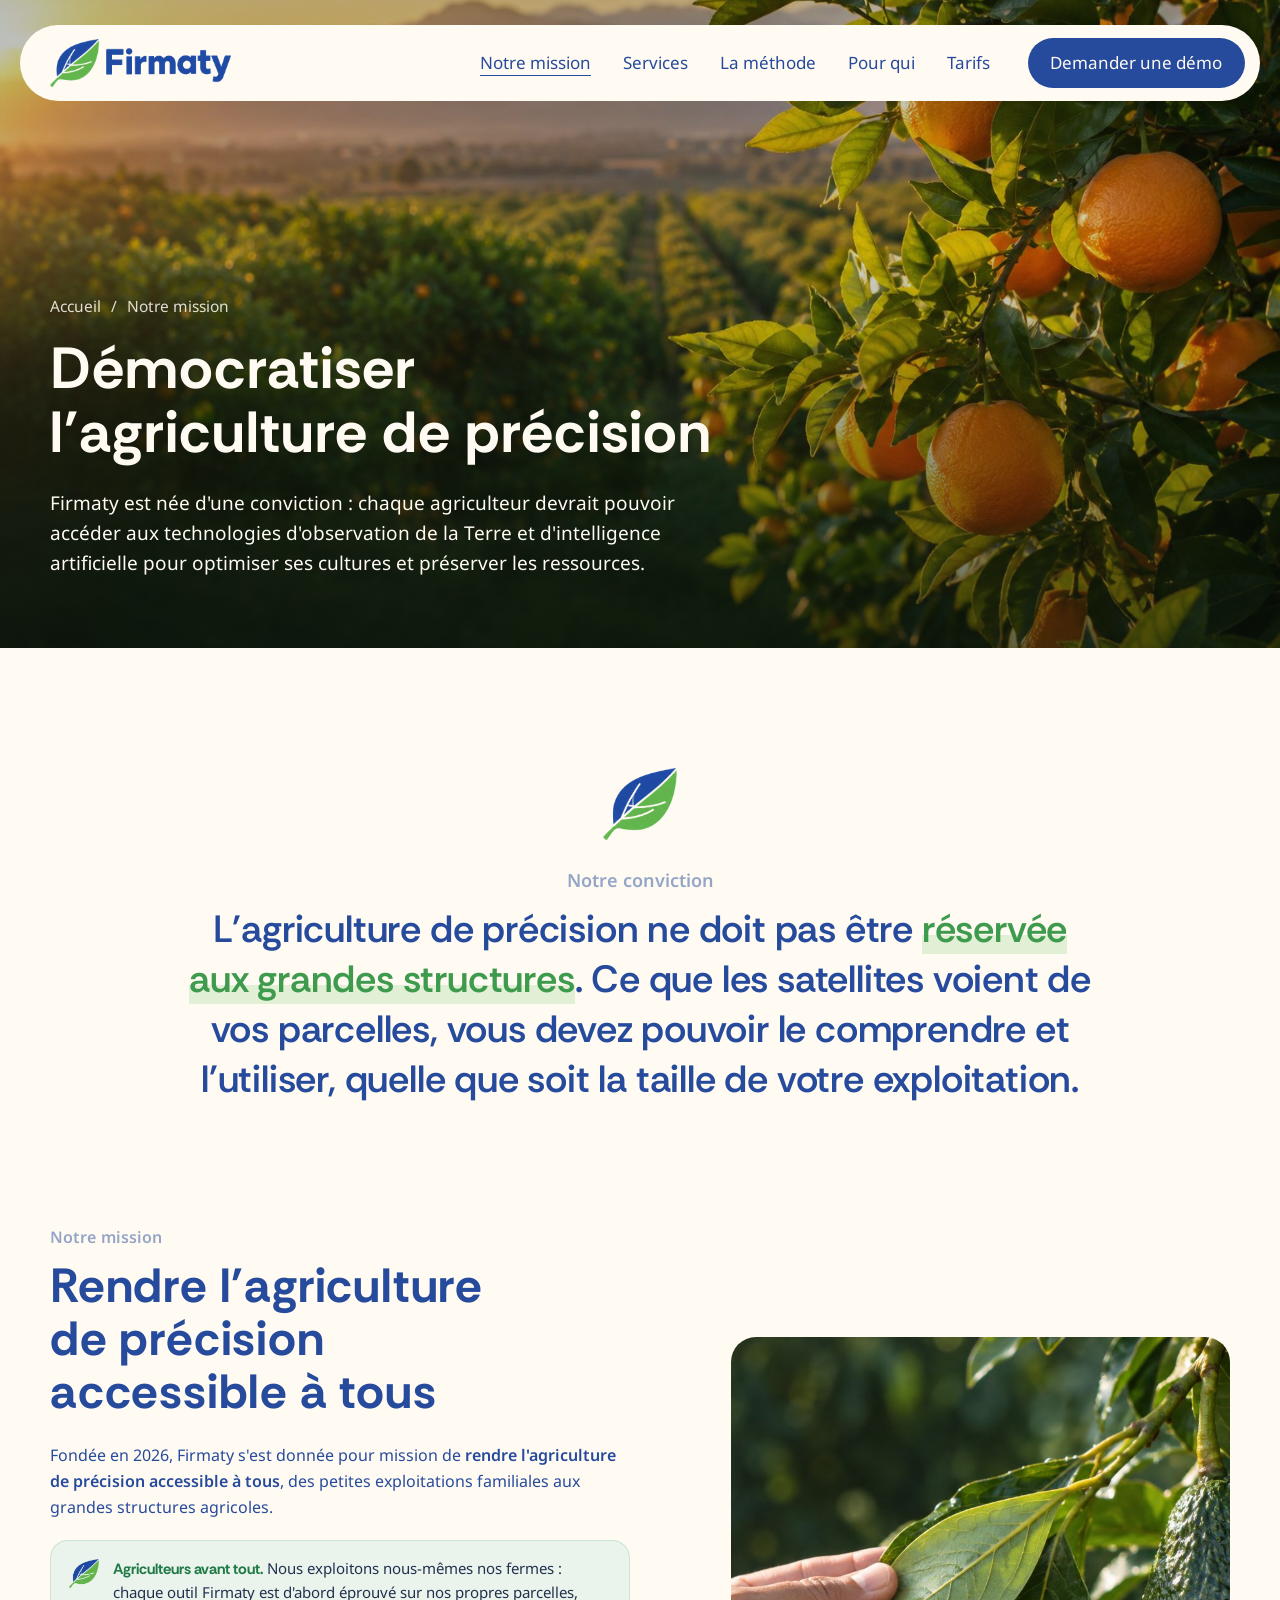
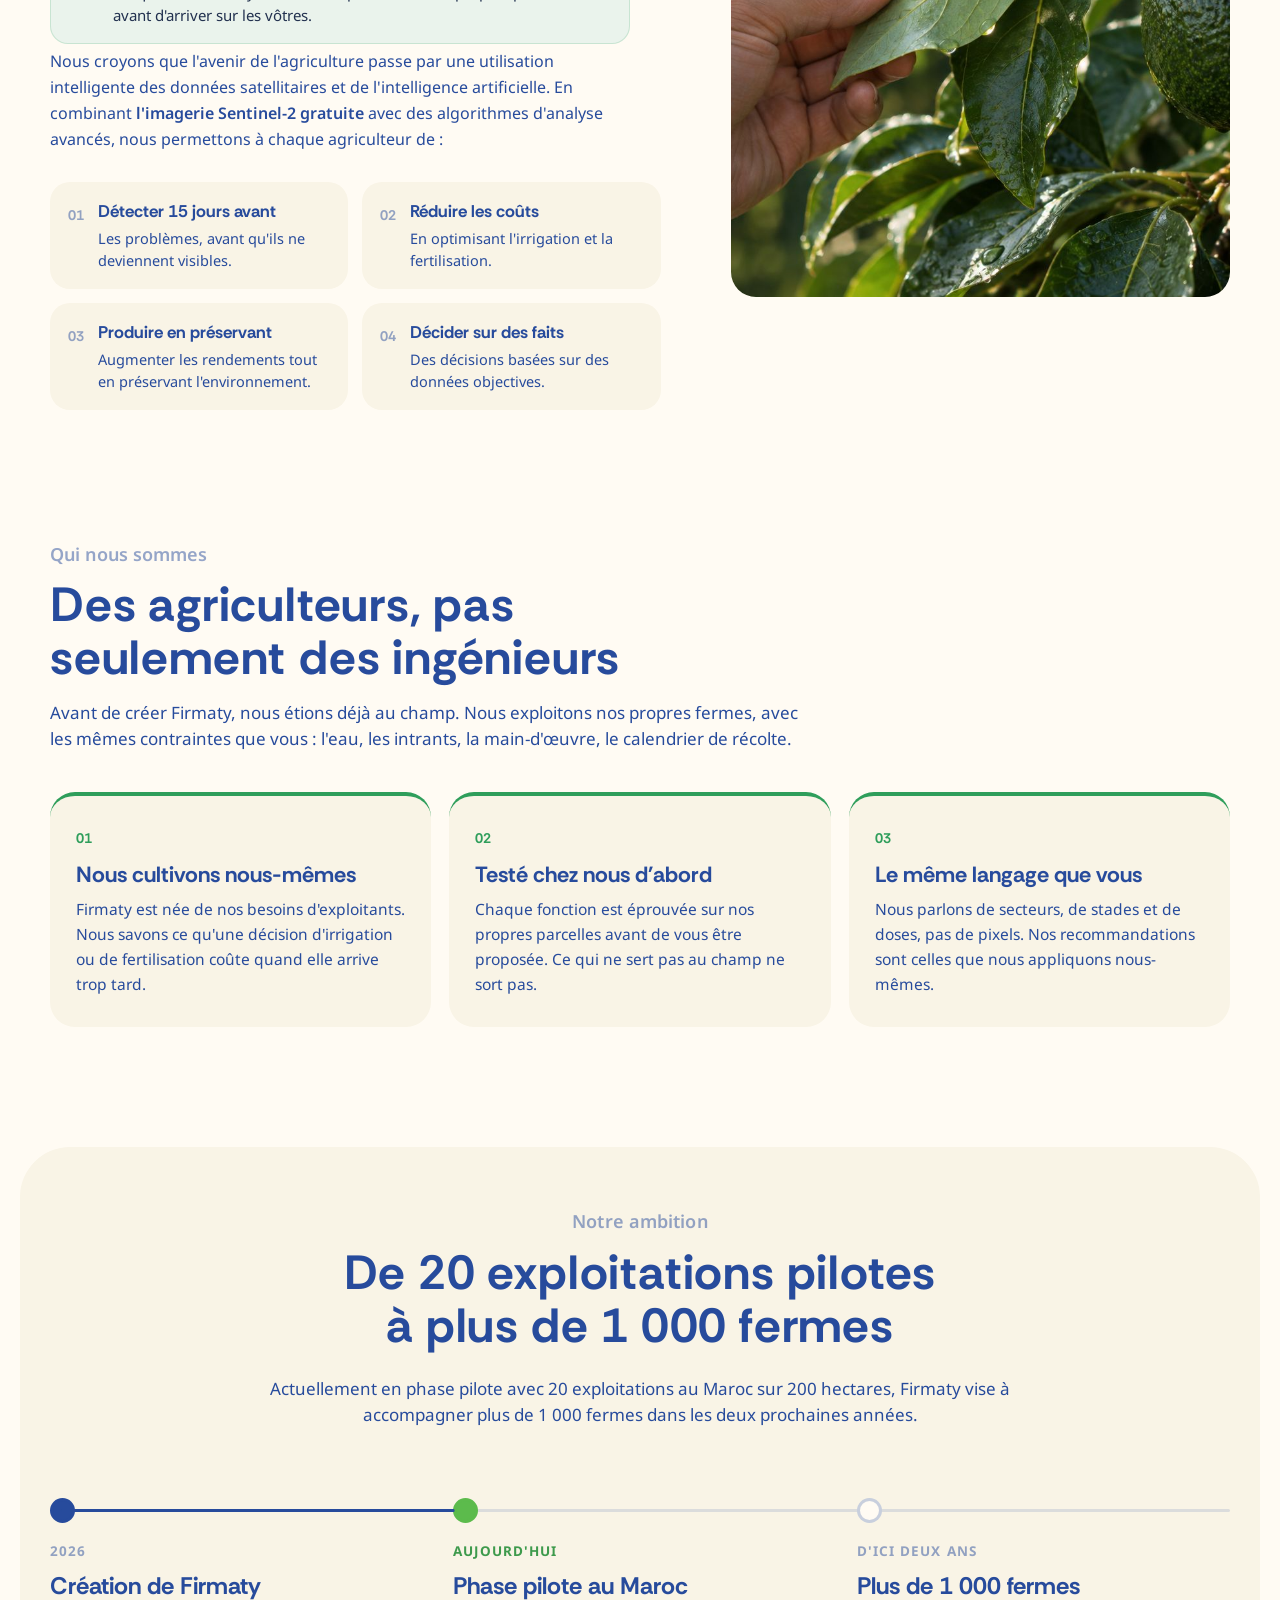
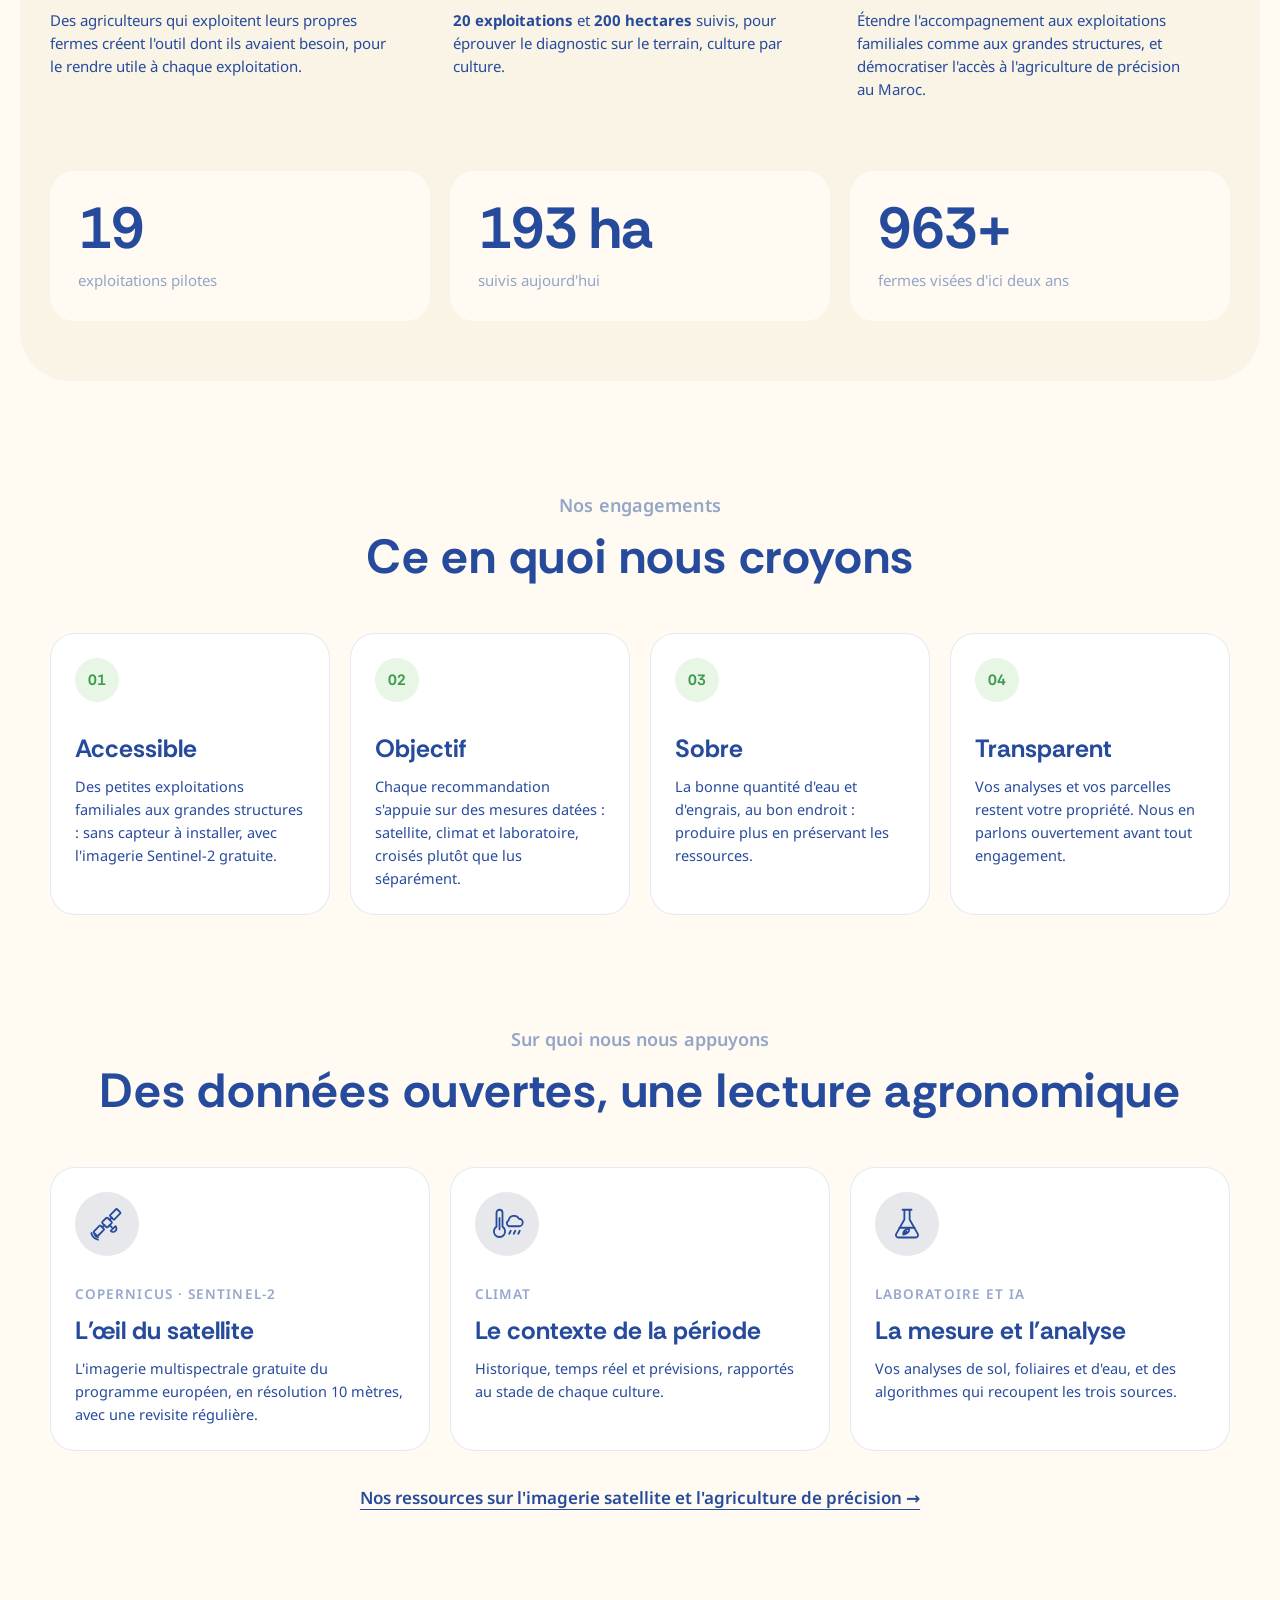
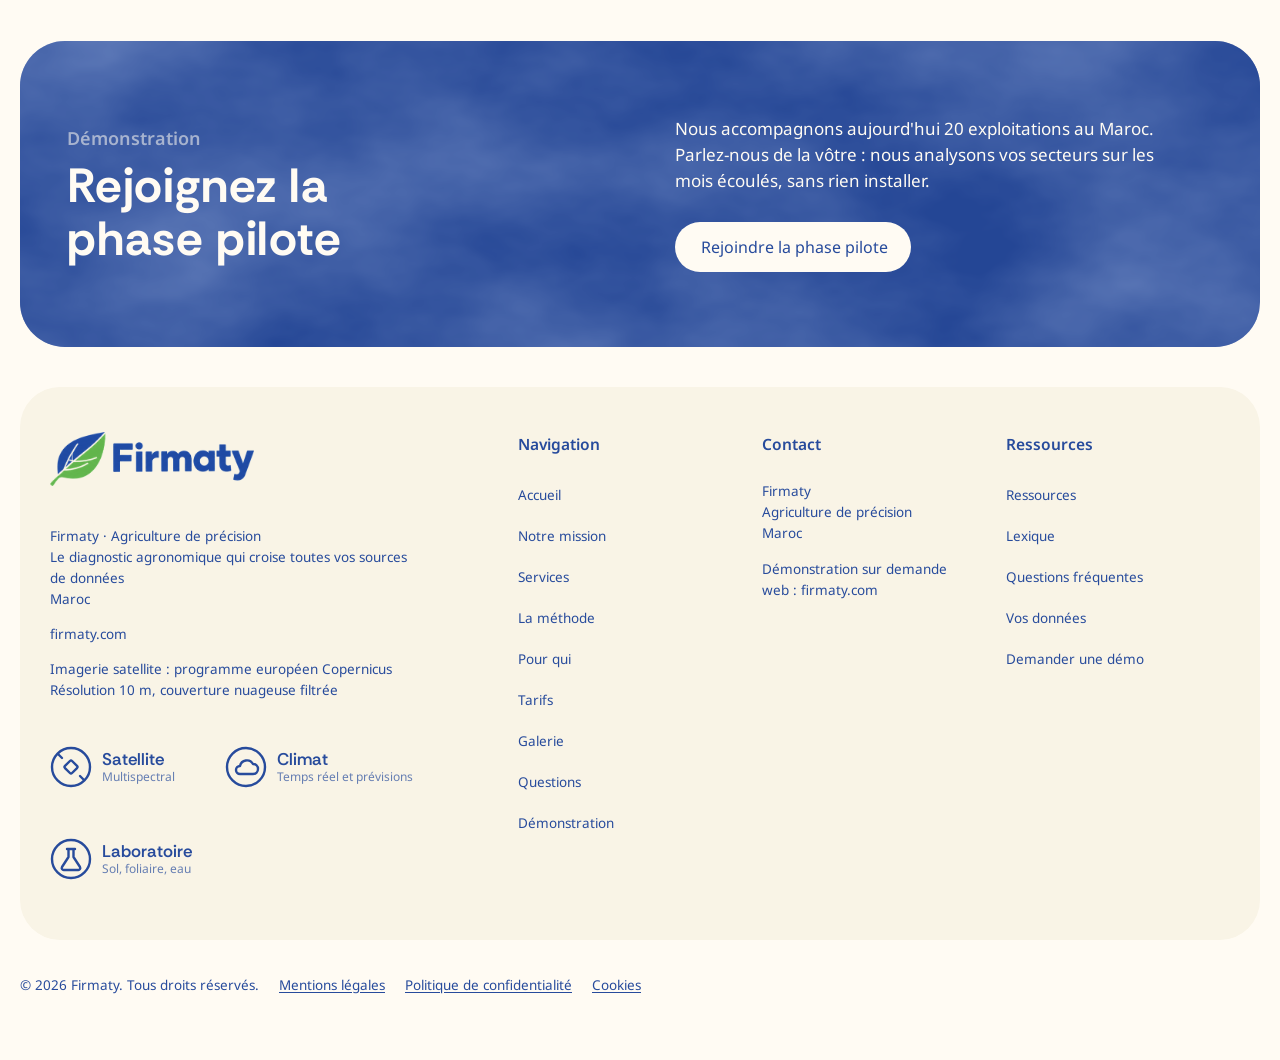
<file: site/mission.html>
<!doctype html>
<html lang="fr">
<head>
<meta charset="utf-8">
<meta name="viewport" content="width=device-width, initial-scale=1, viewport-fit=cover">
<title>Notre mission · Firmaty</title>
<meta name="description" content="Fondée en 2026, Firmaty veut rendre l'agriculture de précision accessible à tous : notre mission, nos convictions et notre ambition.">
<link rel="canonical" href="https://firmaty.com/mission.html">
<link rel="icon" type="image/png" href="img/favicon-64.png"><link rel="apple-touch-icon" href="img/apple-touch-icon.png">
<meta name="theme-color" content="#274B9C">
<meta property="og:type" content="website"><meta property="og:site_name" content="Firmaty"><meta property="og:locale" content="fr_FR">
<meta property="og:title" content="Notre mission · Firmaty"><meta property="og:description" content="Fondée en 2026, Firmaty veut rendre l'agriculture de précision accessible à tous : notre mission, nos convictions et notre ambition."><meta property="og:url" content="https://firmaty.com/mission.html"><meta property="og:image" content="https://firmaty.com/img/hero.jpg">
<meta name="twitter:card" content="summary_large_image">
<link rel="preconnect" href="https://fonts.googleapis.com"><link rel="preconnect" href="https://fonts.gstatic.com" crossorigin><link href="https://fonts.googleapis.com/css2?family=Rethink+Sans:wght@500;600;700&family=Noto+Sans:wght@400;500;600;700&display=swap" rel="stylesheet">
<link rel="stylesheet" href="site.css">
</head>
<body>
<a class="skip" href="#contenu">Aller au contenu</a>
<div class="hdr" id="hdr">
  <nav class="bar" aria-label="Navigation principale">
    <a class="logo" href="index.html"><img src="img/logo-firmaty.png" alt="Firmaty, accueil" width="529" height="140"></a>
    <ul class="links">
      <li><a href="mission.html" aria-current="page">Notre mission</a></li><li><a href="services.html">Services</a></li><li><a href="methode.html">La méthode</a></li><li><a href="pour-qui.html">Pour qui</a></li><li><a href="tarifs.html">Tarifs</a></li>
      <li class="cta"><a class="btn btn-blue" href="contact.html">Demander une démo</a></li>
      <li class="bl"><button class="burger" id="burger" aria-expanded="false" aria-controls="drop" aria-label="Ouvrir le menu"><svg viewBox="0 0 24 24" fill="none" stroke="currentColor" stroke-width="2" stroke-linecap="round"><path d="M4 7h16M4 12h16M4 17h16"/></svg></button></li>
    </ul>
  </nav>
</div>
<div class="drop" id="drop"><a href="index.html">Accueil</a><a href="mission.html" aria-current="page">Notre mission</a><a href="services.html">Services</a><a href="methode.html">La méthode</a><a href="pour-qui.html">Pour qui</a><a href="tarifs.html">Tarifs</a><a class="btn btn-blue" href="contact.html">Demander une démo</a></div>
<header class="phero" id="top">
  <img class="bg" src="img/hero.jpg" alt="" fetchpriority="high" style="object-position:70% center">
  <p class="crumb a1"><a href="index.html">Accueil</a><span aria-hidden="true">/</span><span>Notre mission</span></p>
  <h1 class="a1">Démocratiser l'agriculture de précision</h1>
  <p class="lead a1">Firmaty est née d'une conviction : chaque agriculteur devrait pouvoir accéder aux technologies d'observation de la Terre et d'intelligence artificielle pour optimiser ses cultures et préserver les ressources.</p>
</header>

<main id="contenu">
<section class="manifesto" id="notre-conviction">
  <img class="mf-mark fi" src="img/logo-feuille.png" alt="" aria-hidden="true">
  <p class="eyebrow a2">Notre conviction</p>
  <p class="manifesto-q a2" style="transition-delay:.1s">L'agriculture de précision ne doit pas être <em>réservée aux grandes structures</em>. Ce que les satellites voient de vos parcelles, vous devez pouvoir le comprendre et l'utiliser, quelle que soit la taille de votre exploitation.</p>
</section>

<section class="mission page" id="notre-mission">
  <div class="mission-txt">
    <p class="eyebrow sl">Notre mission</p>
    <h2 class="h2 sl" style="transition-delay:.1s">Rendre l'agriculture de précision accessible à tous</h2>
    <p class="sl" style="transition-delay:.2s">Fondée en 2026, Firmaty s'est donnée pour mission de <b>rendre l'agriculture de précision accessible à tous</b>, des petites exploitations familiales aux grandes structures agricoles.</p>
    <div class="farmers-note sl" style="transition-delay:.2s"><img src="img/logo-feuille.png" alt="" aria-hidden="true"><p><b>Agriculteurs avant tout.</b> Nous exploitons nous-mêmes nos fermes : chaque outil Firmaty est d'abord éprouvé sur nos propres parcelles, avant d'arriver sur les vôtres.</p></div>
    <p class="sl" style="transition-delay:.2s">Nous croyons que l'avenir de l'agriculture passe par une utilisation intelligente des données satellitaires et de l'intelligence artificielle. En combinant <b>l'imagerie Sentinel-2 gratuite</b> avec des algorithmes d'analyse avancés, nous permettons à chaque agriculteur de :</p>
    <ul class="mission-list sl" style="transition-delay:.25s">
      <li><span>01</span><div><b>Détecter 15 jours avant</b>Les problèmes, avant qu'ils ne deviennent visibles.</div></li>
      <li><span>02</span><div><b>Réduire les coûts</b>En optimisant l'irrigation et la fertilisation.</div></li>
      <li><span>03</span><div><b>Produire en préservant</b>Augmenter les rendements tout en préservant l'environnement.</div></li>
      <li><span>04</span><div><b>Décider sur des faits</b>Des décisions basées sur des données objectives.</div></li>
    </ul>
  </div>
  <div class="media fi"><img src="img/avocat.jpg" alt="Main d'agronome examinant une feuille d'avocatier" loading="lazy" style="object-position:72% center"></div>
</section>

<section class="farmers" id="praticiens">
  <div class="farmers-head">
    <p class="eyebrow a2">Qui nous sommes</p>
    <h2 class="h2 a2" style="transition-delay:.1s">Des agriculteurs, pas seulement des ingénieurs</h2>
    <p class="lede a2" style="transition-delay:.15s">Avant de créer Firmaty, nous étions déjà au champ. Nous exploitons nos propres fermes, avec les mêmes contraintes que vous : l'eau, les intrants, la main-d'œuvre, le calendrier de récolte.</p>
  </div>
  <div class="farmers-grid">
    <article class="a2"><span>01</span><h3>Nous cultivons nous-mêmes</h3><p>Firmaty est née de nos besoins d'exploitants. Nous savons ce qu'une décision d'irrigation ou de fertilisation coûte quand elle arrive trop tard.</p></article>
    <article class="a2" style="transition-delay:.1s"><span>02</span><h3>Testé chez nous d'abord</h3><p>Chaque fonction est éprouvée sur nos propres parcelles avant de vous être proposée. Ce qui ne sert pas au champ ne sort pas.</p></article>
    <article class="a2" style="transition-delay:.2s"><span>03</span><h3>Le même langage que vous</h3><p>Nous parlons de secteurs, de stades et de doses, pas de pixels. Nos recommandations sont celles que nous appliquons nous-mêmes.</p></article>
  </div>
</section>


<section class="wrap20 sec-gap">
  <div class="box road-box">
    <p class="eyebrow a2">Notre ambition</p>
    <h2 class="h2 a2" style="transition-delay:.1s">De 20 exploitations pilotes à plus de 1 000 fermes</h2>
    <p class="lede a2" style="transition-delay:.15s">Actuellement en phase pilote avec 20 exploitations au Maroc sur 200 hectares, Firmaty vise à accompagner plus de 1 000 fermes dans les deux prochaines années.</p>
    <ol class="road" data-play>
      <li class="r-done"><span class="road-dot"></span><p class="road-y">2026</p><h3>Création de Firmaty</h3><p>Des agriculteurs qui exploitent leurs propres fermes créent l'outil dont ils avaient besoin, pour le rendre utile à chaque exploitation.</p></li>
      <li class="r-now"><span class="road-dot"></span><p class="road-y">Aujourd'hui</p><h3>Phase pilote au Maroc</h3><p><b>20 exploitations</b> et <b>200 hectares</b> suivis, pour éprouver le diagnostic sur le terrain, culture par culture.</p></li>
      <li class="r-next"><span class="road-dot"></span><p class="road-y">D'ici deux ans</p><h3>Plus de 1 000 fermes</h3><p>Étendre l'accompagnement aux exploitations familiales comme aux grandes structures, et démocratiser l'accès à l'agriculture de précision au Maroc.</p></li>
    </ol>
    <div class="road-stats">
      <div class="a2"><b data-count="20">20</b><span>exploitations pilotes</span></div>
      <div class="a2" style="transition-delay:.1s"><b data-count="200" data-suffix=" ha">200 ha</b><span>suivis aujourd'hui</span></div>
      <div class="a2" style="transition-delay:.2s"><b data-count="1000" data-sep="1" data-suffix="+">1 000+</b><span>fermes visées d'ici deux ans</span></div>
    </div>
  </div>
</section>

<section class="sec">
  <div class="sec-head">
    <p class="eyebrow a2">Nos engagements</p>
    <h2 class="h2 a2" style="transition-delay:.1s">Ce en quoi nous croyons</h2>
  </div>
  <div class="grid4 values">
    <article class="card line a2"><span class="v-n">01</span><div class="txt"><h3>Accessible</h3><p>Des petites exploitations familiales aux grandes structures : sans capteur à installer, avec l'imagerie Sentinel-2 gratuite.</p></div></article>
    <article class="card line a2" style="transition-delay:.1s"><span class="v-n">02</span><div class="txt"><h3>Objectif</h3><p>Chaque recommandation s'appuie sur des mesures datées : satellite, climat et laboratoire, croisés plutôt que lus séparément.</p></div></article>
    <article class="card line a2" style="transition-delay:.2s"><span class="v-n">03</span><div class="txt"><h3>Sobre</h3><p>La bonne quantité d'eau et d'engrais, au bon endroit : produire plus en préservant les ressources.</p></div></article>
    <article class="card line a2" style="transition-delay:.3s"><span class="v-n">04</span><div class="txt"><h3>Transparent</h3><p>Vos analyses et vos parcelles restent votre propriété. Nous en parlons ouvertement avant tout engagement.</p></div></article>
  </div>
</section>

<section class="sec">
  <div class="sec-head">
    <p class="eyebrow a2">Sur quoi nous nous appuyons</p>
    <h2 class="h2 a2" style="transition-delay:.1s">Des données ouvertes, une lecture agronomique</h2>
  </div>
  <div class="grid3">
    <article class="card line a2"><span class="ico"><svg viewBox="0 0 48 48" width="56" height="56" fill="none" stroke="#274B9C" stroke-width="2.4" stroke-linecap="round" stroke-linejoin="round" aria-hidden="true"><rect x="19" y="17" width="10" height="10" rx="1.5" transform="rotate(-45 24 22)"/><g transform="rotate(-45 24 22)"><rect x="2" y="18" width="13" height="8" rx="1"/><rect x="33" y="18" width="13" height="8" rx="1"/><path d="M15 22h4M29 22h4M24 27v4M19.5 33.5a4.5 4.5 0 0 0 9 0z"/></g><path d="M7 37a8 8 0 0 0 5 5M3 36a13 13 0 0 0 9 9"/></svg></span><div class="txt"><span class="k">COPERNICUS · SENTINEL-2</span><h3>L'œil du satellite</h3><p>L'imagerie multispectrale gratuite du programme européen, en résolution 10 mètres, avec une revisite régulière.</p></div></article>
    <article class="card line a2" style="transition-delay:.1s"><span class="ico"><svg viewBox="0 0 48 48" width="56" height="56" fill="none" stroke="#274B9C" stroke-width="2.4" stroke-linecap="round" stroke-linejoin="round" aria-hidden="true"><path d="M10 9a4 4 0 0 1 8 0v18.5a7.5 7.5 0 1 1-8 0z"/><path d="M14 16v15"/><path d="M27 27h13a5 5 0 0 0 0-10 7.5 7.5 0 0 0-14 2.5 4 4 0 0 0 1 7.5z"/><path d="M29 33l-2 4M35 33l-2 4M41 33l-2 4"/></svg></span><div class="txt"><span class="k">CLIMAT</span><h3>Le contexte de la période</h3><p>Historique, temps réel et prévisions, rapportés au stade de chaque culture.</p></div></article>
    <article class="card line a2" style="transition-delay:.2s"><span class="ico"><svg viewBox="0 0 48 48" width="56" height="56" fill="none" stroke="#274B9C" stroke-width="2.4" stroke-linecap="round" stroke-linejoin="round" aria-hidden="true"><path d="M18 5h12M20.5 5v13L9.5 37.5A3.2 3.2 0 0 0 12.3 42h23.4a3.2 3.2 0 0 0 2.8-4.5L27.5 18V5"/><path d="M14 29h20"/><path d="M19 38c0-5 3.5-7.5 8-7.5 0 4.5-3.5 7.5-8 7.5zM19 38l4.5-4"/></svg></span><div class="txt"><span class="k">LABORATOIRE ET IA</span><h3>La mesure et l'analyse</h3><p>Vos analyses de sol, foliaires et d'eau, et des algorithmes qui recoupent les trois sources.</p></div></article>
  </div>
  <p class="more-link a2"><a href="ressources.html">Nos ressources sur l'imagerie satellite et l'agriculture de précision →</a></p>
</section>
</main>
<section class="cta-wrap">
  <div class="band a3">
    <div class="band-txt">
      <p class="eyebrow sl">Démonstration</p>
      <h2 class="h2 sl" style="transition-delay:.1s">Rejoignez la phase pilote</h2>
    </div>
    <div class="band-side sl" style="transition-delay:.2s">
      <p>Nous accompagnons aujourd'hui 20 exploitations au Maroc. Parlez-nous de la vôtre : nous analysons vos secteurs sur les mois écoulés, sans rien installer.</p>
      <a class="btn btn-cream" href="contact.html">Rejoindre la phase pilote</a>
    </div>
  </div>
</section>
<footer>
  <div class="foot-wrap">
    <div class="foot">
      <div class="grid">
        <div>
          <a class="logo" href="index.html"><img src="img/logo-firmaty.png" alt="Firmaty" width="529" height="140" loading="lazy"></a>
          <div class="ft-text">
            <p>Firmaty · Agriculture de précision<br>Le diagnostic agronomique qui croise toutes vos sources de données<br>Maroc</p>
            <p>firmaty.com</p>
            <p>Imagerie satellite : programme européen Copernicus<br>Résolution 10 m, couverture nuageuse filtrée</p>
          </div>
          <div class="marks">
            <div class="mark"><svg viewBox="0 0 42 42" fill="none" stroke="#274B9C" stroke-width="2.4" stroke-linecap="round" stroke-linejoin="round"><circle cx="21" cy="21" r="19"/><rect x="16" y="16" width="10" height="10" rx="1.5" transform="rotate(45 21 21)"/><path d="M12 12l-4-4M30 30l4 4"/></svg><span>Satellite<small>Multispectral</small></span></div>
            <div class="mark"><svg viewBox="0 0 42 42" fill="none" stroke="#274B9C" stroke-width="2.4" stroke-linecap="round" stroke-linejoin="round"><circle cx="21" cy="21" r="19"/><path d="M15 28h13a5 5 0 0 0 0-10 7 7 0 0 0-13 2 4 4 0 0 0 0 8z"/></svg><span>Climat<small>Temps réel et prévisions</small></span></div>
            <div class="mark"><svg viewBox="0 0 42 42" fill="none" stroke="#274B9C" stroke-width="2.4" stroke-linecap="round" stroke-linejoin="round"><circle cx="21" cy="21" r="19"/><path d="M17 11h8M18.5 11v8L12 29a2 2 0 0 0 2 3h14a2 2 0 0 0 2-3l-6.5-10v-8"/></svg><span>Laboratoire<small>Sol, foliaire, eau</small></span></div>
          </div>
        </div>
        <div><h4>Navigation</h4><ul><li><a href="index.html">Accueil</a></li><li><a href="mission.html">Notre mission</a></li><li><a href="services.html">Services</a></li><li><a href="methode.html">La méthode</a></li><li><a href="pour-qui.html">Pour qui</a></li><li><a href="tarifs.html">Tarifs</a></li><li><a href="galerie.html">Galerie</a></li><li><a href="questions.html">Questions</a></li><li><a href="contact.html">Démonstration</a></li></ul></div>
        <div class="ct"><h4>Contact</h4><p>Firmaty<br>Agriculture de précision<br>Maroc</p><p>Démonstration sur demande<br>web : firmaty.com</p></div>
        <div class="follow"><h4>Ressources</h4><ul><li><a href="ressources.html">Ressources</a></li><li><a href="methode.html#lexique">Lexique</a></li><li><a href="questions.html">Questions fréquentes</a></li><li><a href="confidentialite.html">Vos données</a></li><li><a href="contact.html">Demander une démo</a></li></ul></div>
      </div>
    </div>
  </div>
  <div class="legal"><span>© 2026 Firmaty. Tous droits réservés.</span><a href="mentions-legales.html">Mentions légales</a><a href="confidentialite.html">Politique de confidentialité</a><a href="cookies.html">Cookies</a></div>
</footer>
<a class="up" id="up" href="#top" aria-label="Revenir en haut"><svg viewBox="0 0 24 24" fill="none" stroke="currentColor" stroke-width="2.6" stroke-linecap="round" stroke-linejoin="round"><path d="M12 19V5M5 12l7-7 7 7"/></svg></a>
<script src="site.js"></script>
</body>
</html>
</file>
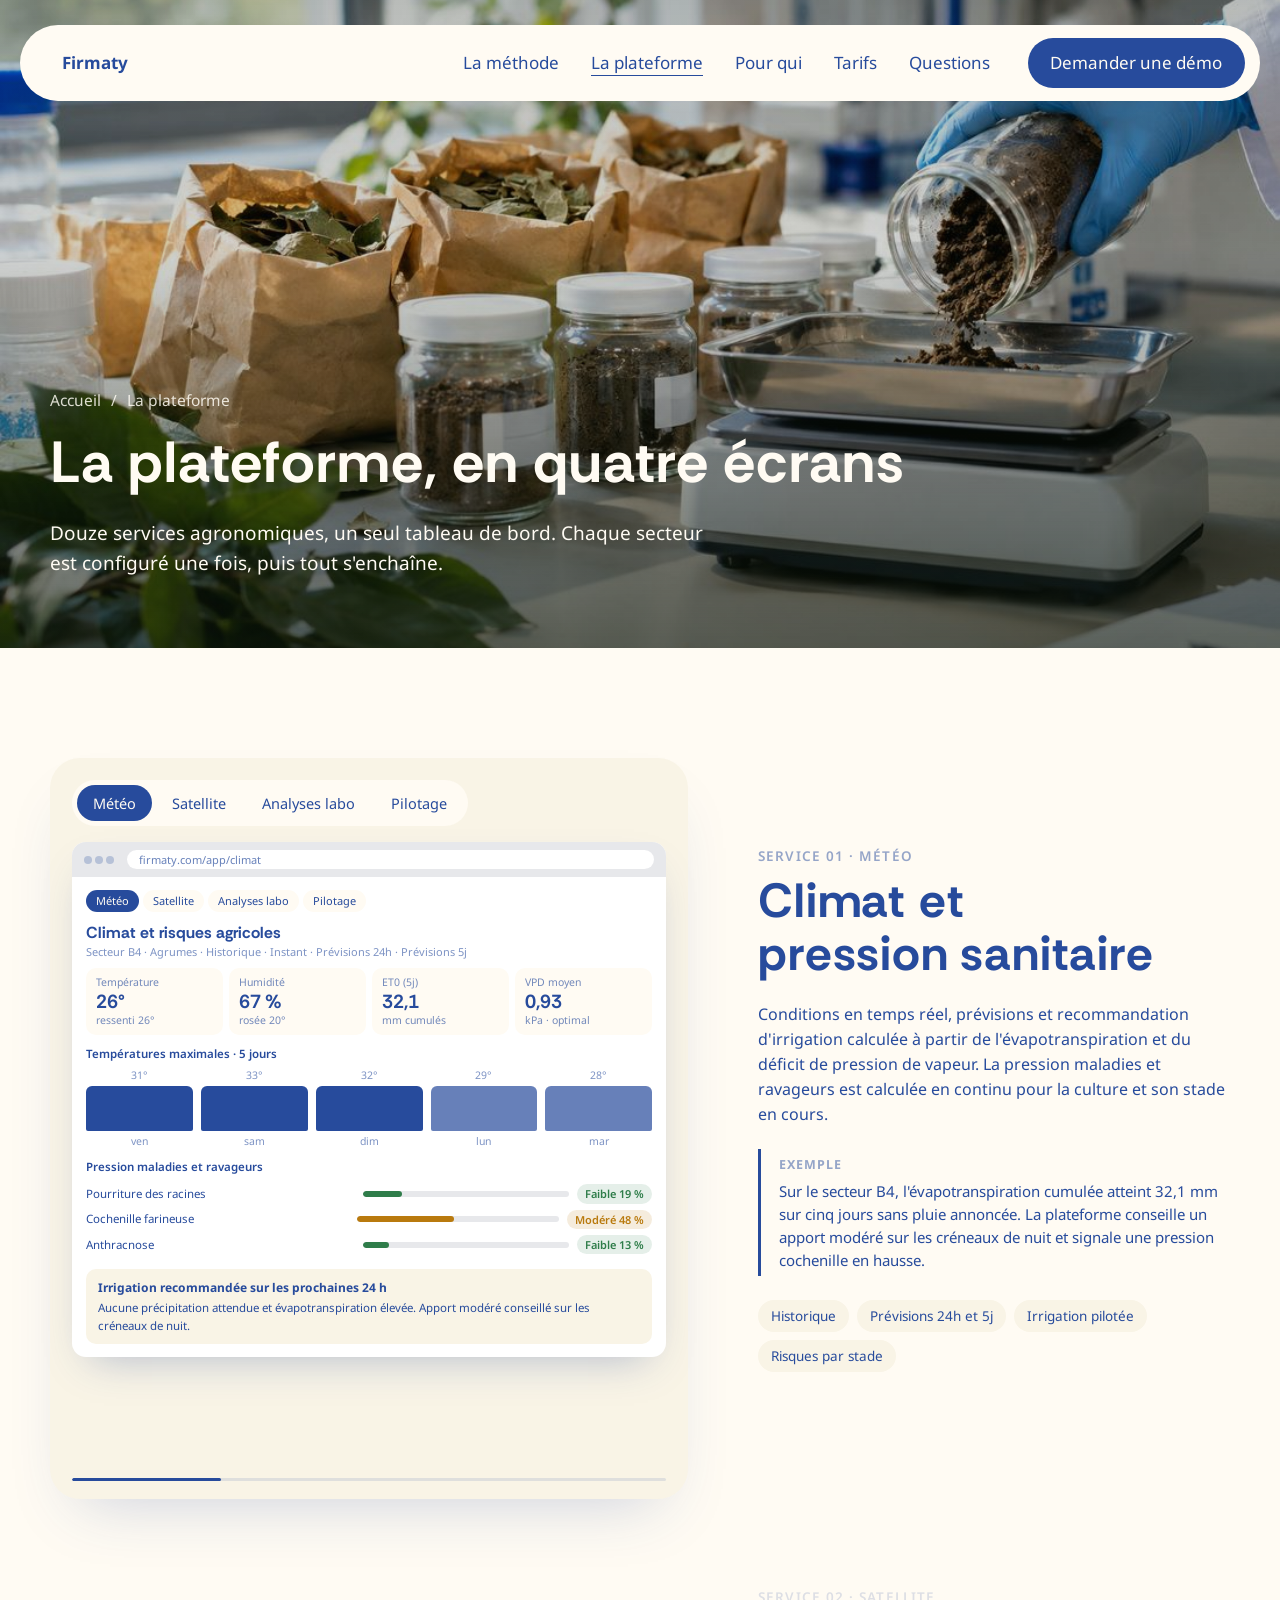
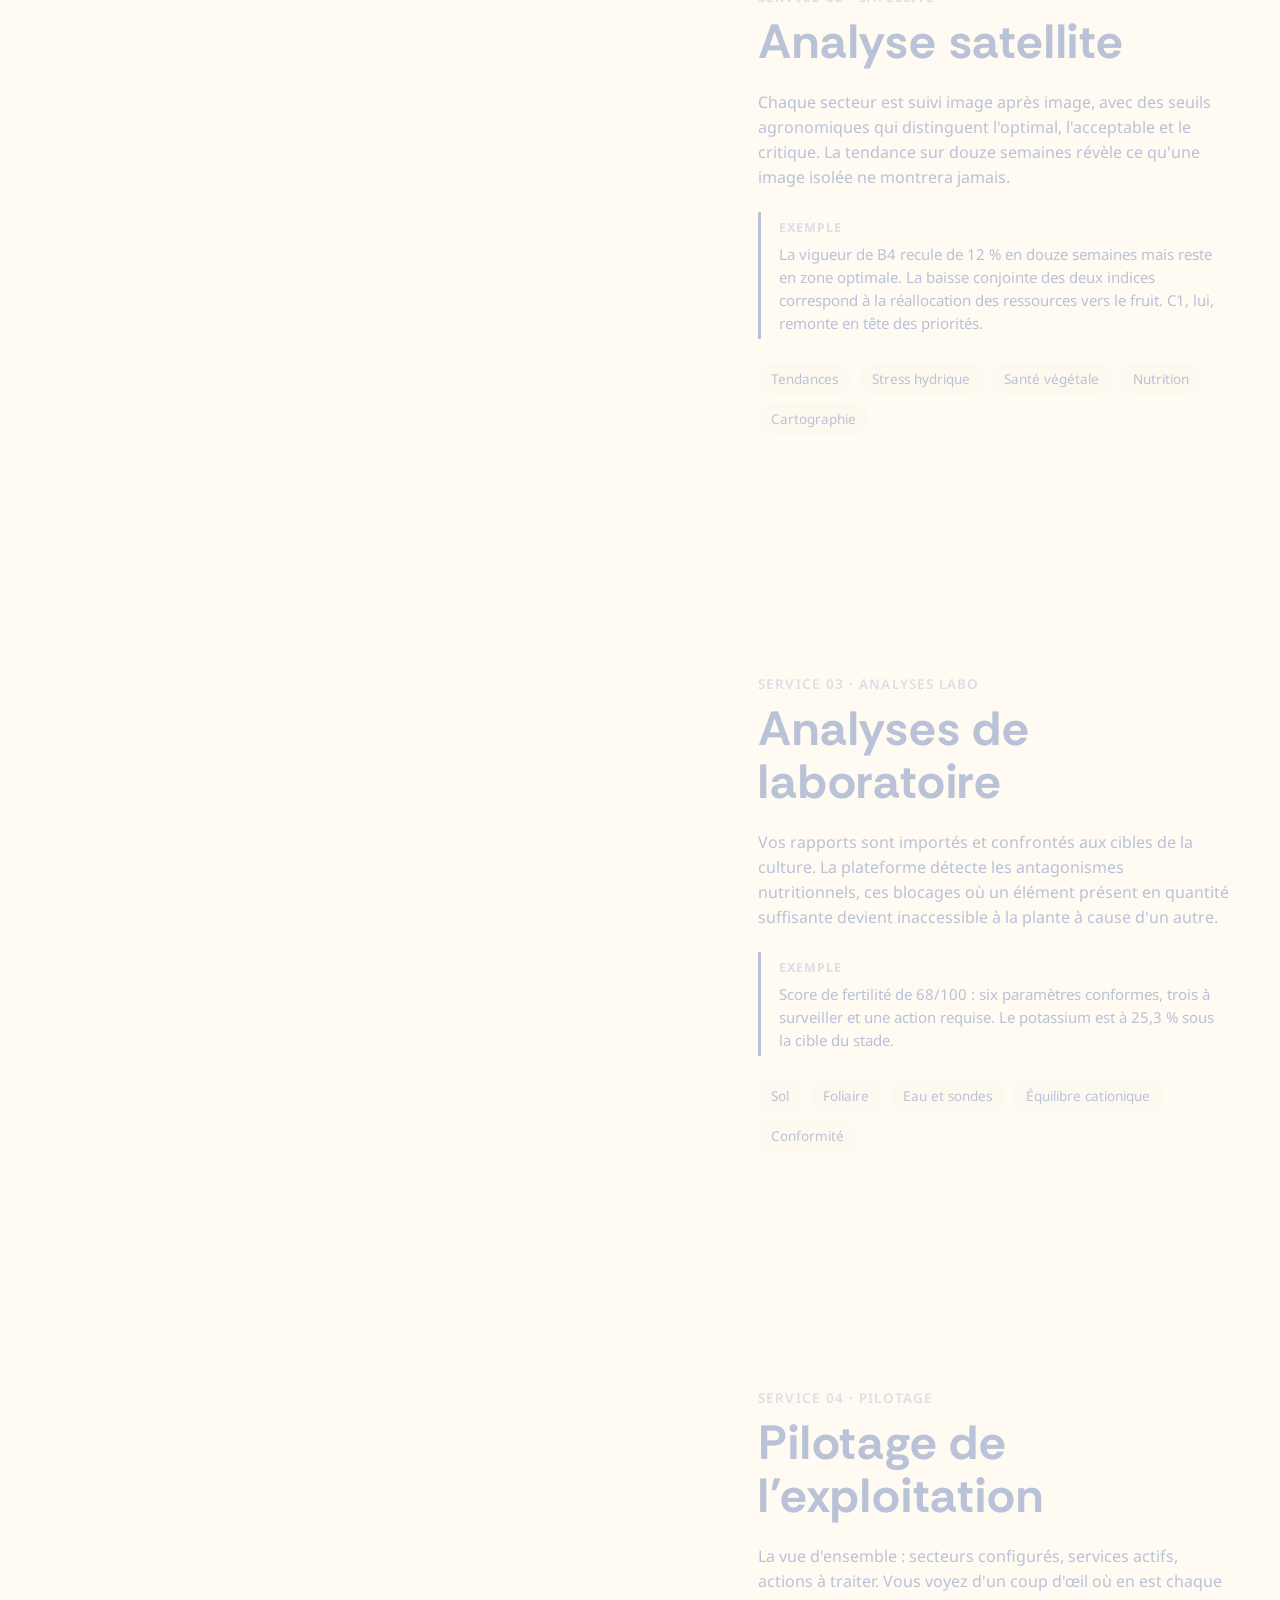
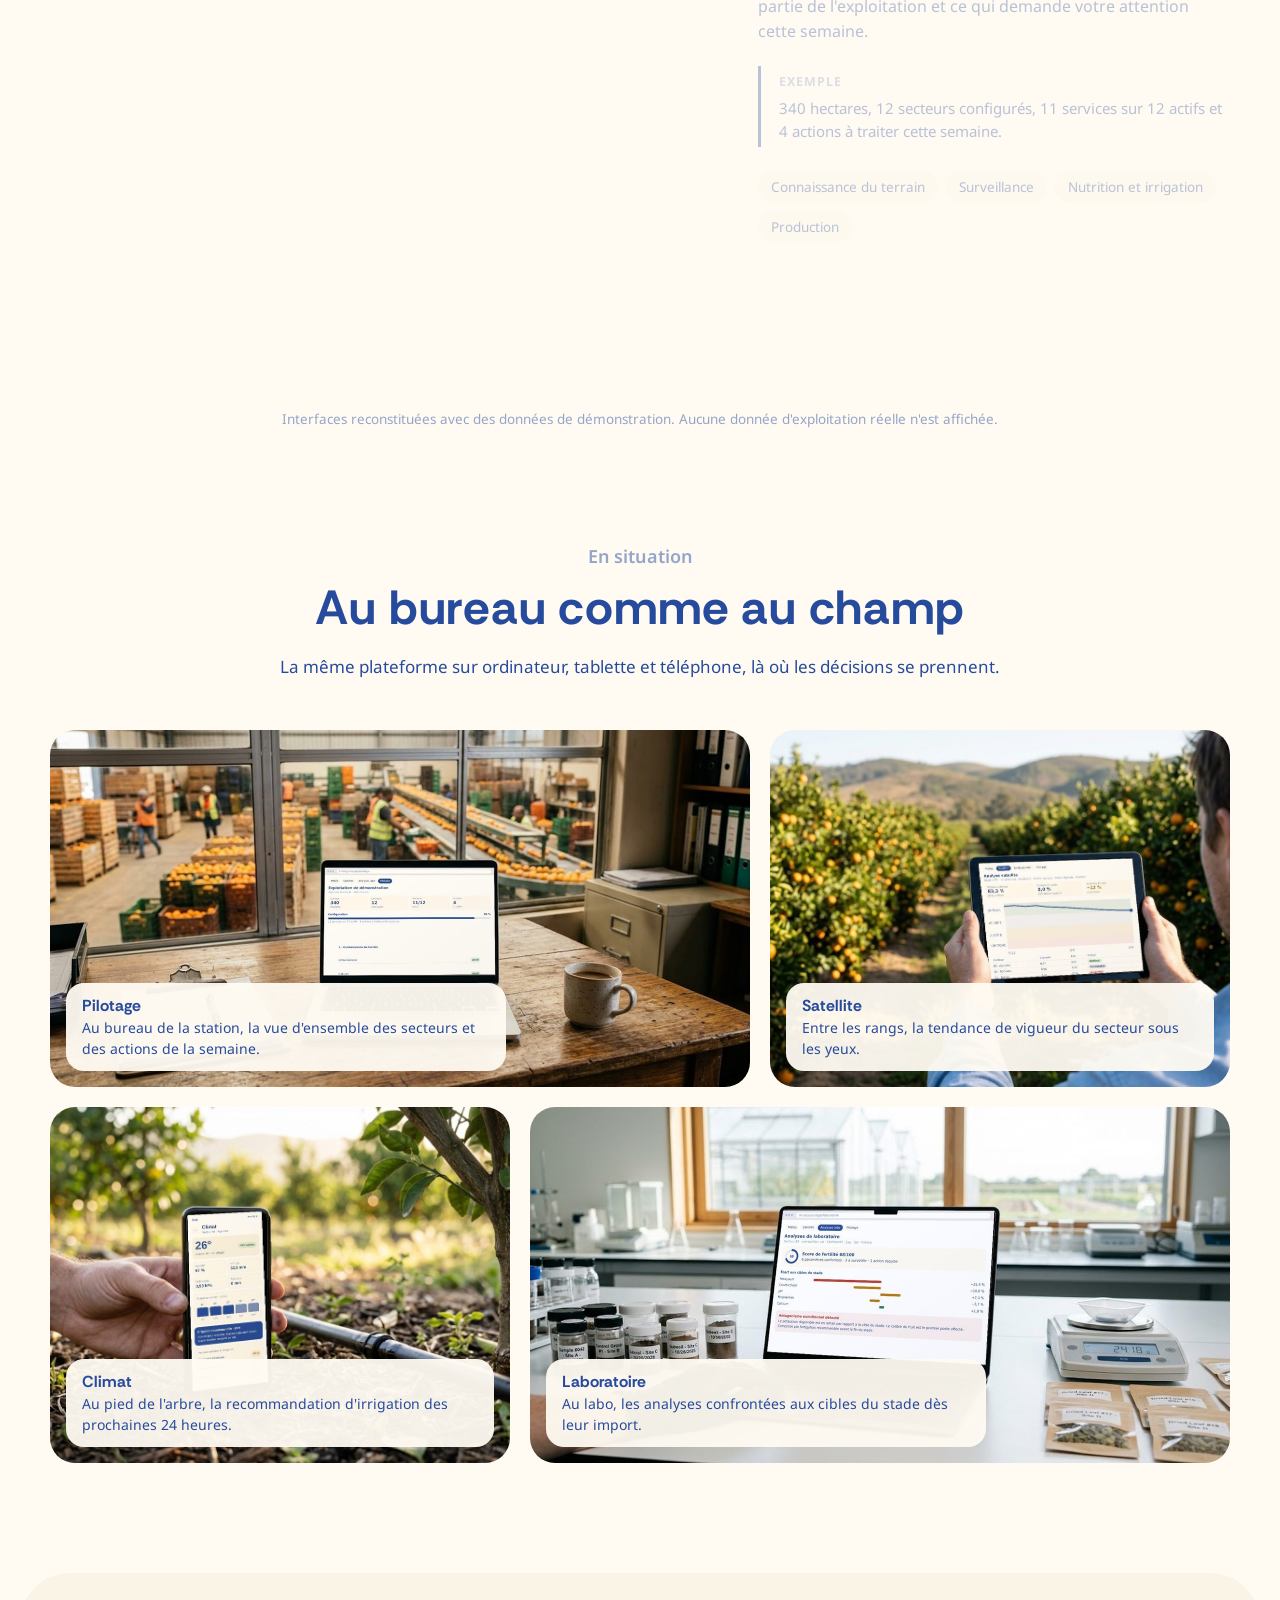
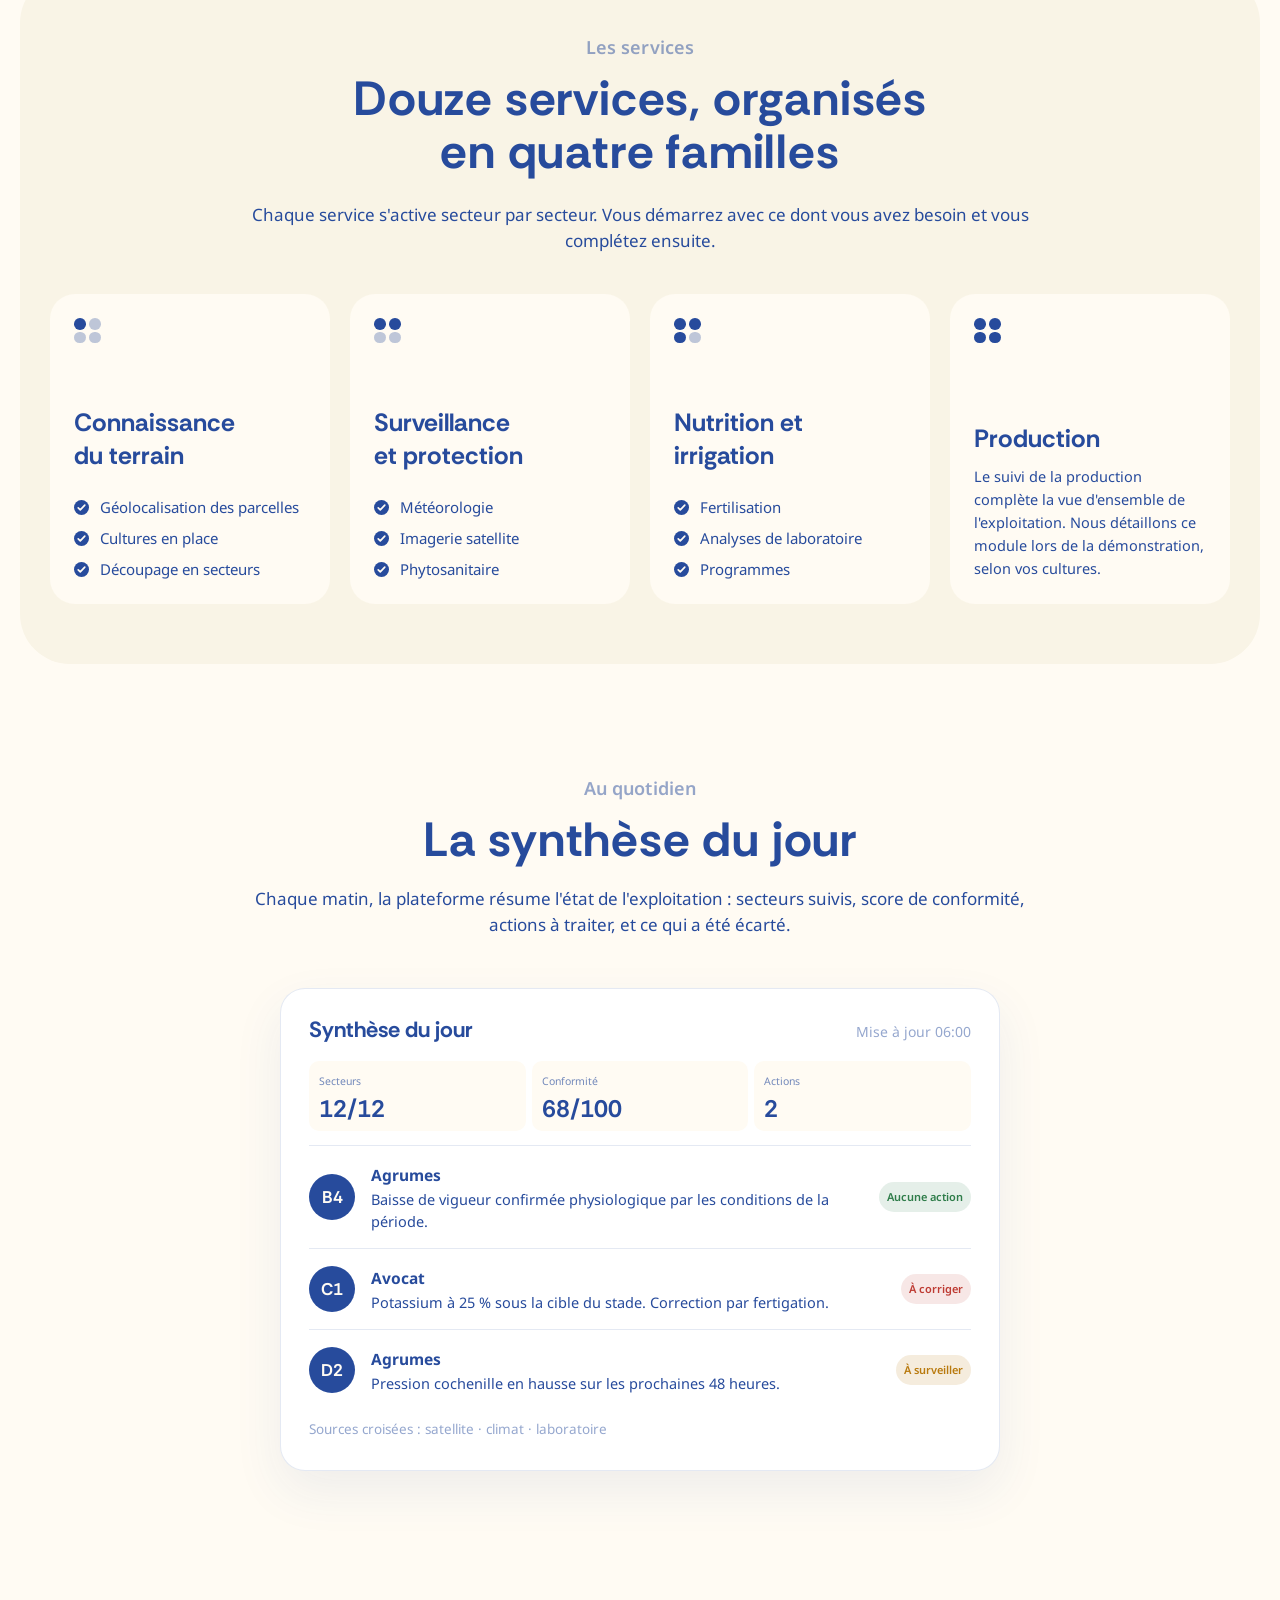
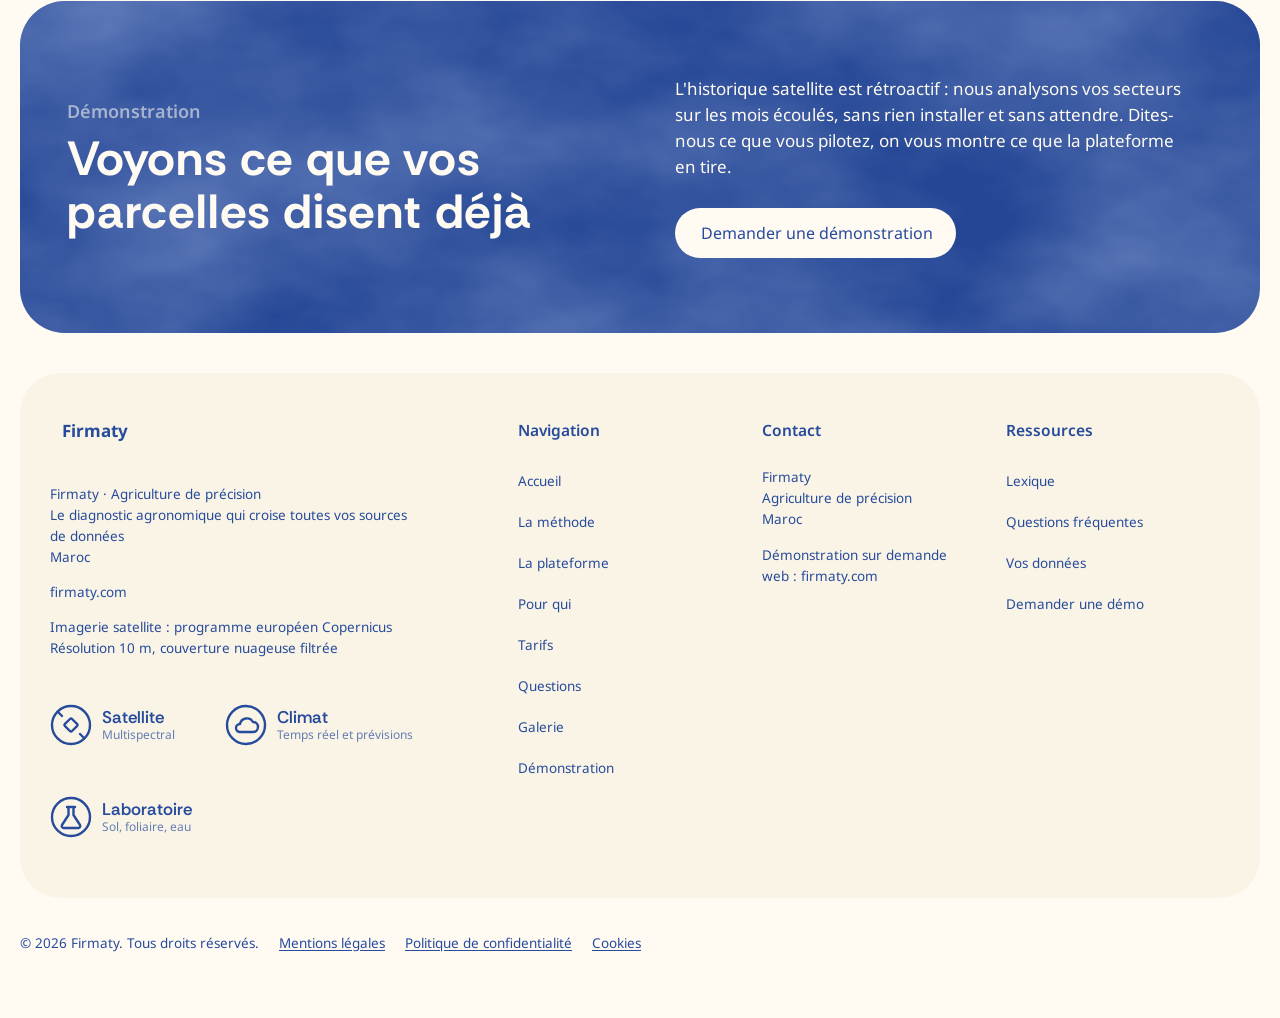
<file: site/plateforme.html>
<!doctype html>
<html lang="fr">
<head>
<meta charset="utf-8">
<meta name="viewport" content="width=device-width, initial-scale=1, viewport-fit=cover">
<title>La plateforme · Firmaty</title>
<meta name="description" content="Les quatre écrans et les douze services de la plateforme Firmaty.">
<link rel="canonical" href="https://firmaty.com/plateforme.html">
<link rel="icon" type="image/png" href="img/favicon-64.png"><link rel="apple-touch-icon" href="img/apple-touch-icon.png">
<meta name="theme-color" content="#274B9C">
<meta property="og:type" content="website"><meta property="og:site_name" content="Firmaty"><meta property="og:locale" content="fr_FR">
<meta property="og:title" content="La plateforme · Firmaty"><meta property="og:description" content="Les quatre écrans et les douze services de la plateforme Firmaty."><meta property="og:url" content="https://firmaty.com/plateforme.html"><meta property="og:image" content="https://firmaty.com/img/hero.jpg">
<meta name="twitter:card" content="summary_large_image">
<link rel="preconnect" href="https://fonts.googleapis.com"><link rel="preconnect" href="https://fonts.gstatic.com" crossorigin><link href="https://fonts.googleapis.com/css2?family=Rethink+Sans:wght@500;600;700&family=Noto+Sans:wght@400;500;600;700&display=swap" rel="stylesheet">
<link rel="stylesheet" href="site.css">
</head>
<body>
<a class="skip" href="#contenu">Aller au contenu</a>
<div class="hdr" id="hdr">
  <nav class="bar" aria-label="Navigation principale">
    <a class="logo" href="index.html" aria-label="Firmaty, accueil"><span class="logo-mark"><svg class="leaf" viewBox="0 0 48 48" aria-hidden="true"><path d="M9 39C9 19 22 6 42 6L9 39Z" fill="#274B9C"/><path d="M9 39L42 6C42 26 29 39 9 39Z" fill="#5CBB4C"/><path d="M9 39L36 12M17 31C15.5 26.5 15.5 22 17 18M24 24C23 20 23.5 16 26 12.5M17 31C21.5 32.5 26 32.5 30 30.5M24 24C28 25 32 24.5 35.5 22" fill="none" stroke="#FFFBF3" stroke-width="1.8" stroke-linecap="round"/><path d="M9 39L4.5 43.5" stroke="#274B9C" stroke-width="2.6" stroke-linecap="round"/></svg></span><b>Firmaty</b><span class="vh"></span></a>
    <ul class="links">
      <li><a href="methode.html">La méthode</a></li><li><a href="plateforme.html" aria-current="page">La plateforme</a></li><li><a href="pour-qui.html">Pour qui</a></li><li><a href="tarifs.html">Tarifs</a></li><li><a href="questions.html">Questions</a></li>
      <li class="cta"><a class="btn btn-blue" href="contact.html">Demander une démo</a></li>
      <li class="bl"><button class="burger" id="burger" aria-expanded="false" aria-controls="drop" aria-label="Ouvrir le menu"><svg viewBox="0 0 24 24" fill="none" stroke="currentColor" stroke-width="2" stroke-linecap="round"><path d="M4 7h16M4 12h16M4 17h16"/></svg></button></li>
    </ul>
  </nav>
</div>
<div class="drop" id="drop"><a href="index.html">Accueil</a><a href="methode.html">La méthode</a><a href="plateforme.html" aria-current="page">La plateforme</a><a href="pour-qui.html">Pour qui</a><a href="tarifs.html">Tarifs</a><a href="questions.html">Questions</a><a class="btn btn-blue" href="contact.html">Demander une démo</a></div>
<header class="phero" id="top">
  <img class="bg" src="img/laboratoire.jpg" alt="" fetchpriority="high" style="object-position:60% center">
  <p class="crumb a1"><a href="index.html">Accueil</a><span aria-hidden="true">/</span><span>La plateforme</span></p>
  <h1 class="a1">La plateforme, en quatre écrans</h1>
  <p class="lead a1">Douze services agronomiques, un seul tableau de bord. Chaque secteur est configuré une fois, puis tout s'enchaîne.</p>
</header>
<main id="contenu"><section class="scrolly" aria-label="Les quatre écrans de la plateforme">
  <div class="st-sticky">
    <div class="st-stage">
      <div class="st-tabs" role="tablist" aria-label="Écrans"><button type="button" role="tab" class="st-tab on" data-i="0" aria-selected="true">Météo</button><button type="button" role="tab" class="st-tab" data-i="1" aria-selected="false">Satellite</button><button type="button" role="tab" class="st-tab" data-i="2" aria-selected="false">Analyses labo</button><button type="button" role="tab" class="st-tab" data-i="3" aria-selected="false">Pilotage</button><span class="st-ink" aria-hidden="true"></span></div>
      <div class="st-frames"><div class="st-frame on" data-i="0"><div class="screen static" role="img" aria-label="Écran Climat et pression sanitaire, données de démonstration"><div class="chrome"><b><i></i><i></i><i></i></b><span>firmaty.com/app/climat</span></div><div class="app"><div class="tabs"><span class="on">Météo</span><span>Satellite</span><span>Analyses labo</span><span>Pilotage</span></div>
<h4>Climat et risques agricoles</h4><div class="meta">Secteur B4 · Agrumes · Historique · Instant · Prévisions 24h · Prévisions 5j</div>
<div class="kpis k4">
  <div class="kpi"><small>Température</small><b>26°</b><em>ressenti 26°</em></div>
  <div class="kpi"><small>Humidité</small><b>67 %</b><em>rosée 20°</em></div>
  <div class="kpi"><small>ET0 (5j)</small><b>32,1</b><em>mm cumulés</em></div>
  <div class="kpi"><small>VPD moyen</small><b>0,93</b><em>kPa · optimal</em></div>
</div>
<div class="lbl">Températures maximales · 5 jours</div>
<div class="bars5">
  <div><span>31°</span><i style="height:72%"></i><span>ven</span></div>
  <div><span>33°</span><i style="height:82%"></i><span>sam</span></div>
  <div><span>32°</span><i style="height:77%"></i><span>dim</span></div>
  <div><span>29°</span><i style="height:62%;opacity:.7"></i><span>lun</span></div>
  <div><span>28°</span><i style="height:57%;opacity:.7"></i><span>mar</span></div>
</div>
<div class="lbl">Pression maladies et ravageurs</div>
<div class="risk"><span>Pourriture des racines</span><div class="track"><i style="width:19%;background:var(--ok)"></i></div><span class="chip ok">Faible 19 %</span></div>
<div class="risk"><span>Cochenille farineuse</span><div class="track"><i style="width:48%;background:var(--warn)"></i></div><span class="chip warn">Modéré 48 %</span></div>
<div class="risk"><span>Anthracnose</span><div class="track"><i style="width:13%;background:var(--ok)"></i></div><span class="chip ok">Faible 13 %</span></div>
<div class="alert"><b>Irrigation recommandée sur les prochaines 24 h</b>Aucune précipitation attendue et évapotranspiration élevée. Apport modéré conseillé sur les créneaux de nuit.</div>
</div></div></div><div class="st-frame" data-i="1"><div class="screen static" role="img" aria-label="Écran Analyse satellite, données de démonstration"><div class="chrome"><b><i></i><i></i><i></i></b><span>firmaty.com/app/satellite</span></div><div class="app"><div class="tabs"><span>Météo</span><span class="on">Satellite</span><span>Analyses labo</span><span>Pilotage</span></div>
<h4>Analyse satellite</h4><div class="meta">Secteur B4 · 12 semaines · Tendances · Stress hydrique · Santé végétale · Nutrition</div>
<div class="kpis k3">
  <div class="kpi"><small>Vigueur optimale</small><b>83,3 %</b><em>de la surface</em></div>
  <div class="kpi"><small>Surface en stress</small><b>0,0 %</b><em>hydratation correcte</em></div>
  <div class="kpi"><small>Tendance 12 sem.</small><b style="color:var(--warn)">−12 %</b><em>à surveiller</em></div>
</div>
<svg viewBox="0 0 360 132" style="margin-top:10px;width:100%" role="img" aria-label="Vigueur du secteur B4 passée de 0,82 à 0,72 sur douze semaines, toujours en zone optimale">
  <rect x="40" y="6" width="314" height="30" fill="rgba(47,125,74,.12)"/><rect x="40" y="36" width="314" height="30" fill="rgba(39,75,156,.06)"/><rect x="40" y="66" width="314" height="30" fill="rgba(185,122,14,.10)"/><rect x="40" y="96" width="314" height="20" fill="rgba(190,59,51,.09)"/>
  <g font-size="7.5" font-family="Noto Sans,sans-serif" fill="#274B9C" fill-opacity=".75"><text x="0" y="24">OPTIMAL</text><text x="0" y="54">ACCEPT.</text><text x="0" y="84">ALERTE</text><text x="0" y="109">CRITIQUE</text></g>
  <polyline fill="none" stroke="#274B9C" stroke-width="2.2" stroke-linejoin="round" points="40,13 66,12 92,15 118,14 144,18 170,20 196,22 222,25 248,27 274,30 300,32 327,34 354,35"/>
  <circle cx="354" cy="35" r="4" fill="#274B9C"/>
  <g font-size="8" font-family="Noto Sans,sans-serif" fill="#274B9C" fill-opacity=".7"><text x="40" y="129">S-12</text><text x="190" y="129">S-6</text><text x="338" y="129">S-0</text></g>
</svg>
<table class="mini"><thead><tr><th>Secteur</th><th>Vigueur</th><th>Eau</th><th>Statut</th></tr></thead><tbody>
  <tr><td>B4 · Agrumes</td><td>0,72</td><td>0,31</td><td><span class="chip ok">Optimal</span></td></tr>
  <tr><td>B5 · Agrumes</td><td>0,58</td><td>0,22</td><td><span class="chip n">Acceptable</span></td></tr>
  <tr><td>C1 · Avocat</td><td>0,47</td><td>0,14</td><td><span class="chip crit">À vérifier</span></td></tr>
</tbody></table>
<div class="alert"><b>Vigueur stable en phase productive</b>La baisse conjointe des deux indices correspond à la réallocation des ressources vers le fruit. Le secteur C1 fait exception et remonte en tête des priorités.</div>
</div></div></div><div class="st-frame" data-i="2"><div class="screen static" role="img" aria-label="Écran Analyses de laboratoire, données de démonstration"><div class="chrome"><b><i></i><i></i><i></i></b><span>firmaty.com/app/laboratoire</span></div><div class="app"><div class="tabs"><span>Météo</span><span>Satellite</span><span class="on">Analyses labo</span><span>Pilotage</span></div>
<h4>Analyses de laboratoire</h4><div class="meta">Secteur B4 · composition sol · Conformité · Eau · Sol · Foliaire</div>
<div class="ring">
  <svg viewBox="0 0 60 60" role="img" aria-label="Score de fertilité 68 sur 100"><circle cx="30" cy="30" r="24" fill="none" stroke="#E7E8EB" stroke-width="7"/><circle cx="30" cy="30" r="24" fill="none" stroke="#274B9C" stroke-width="7" stroke-linecap="round" stroke-dasharray="102.5 150.8" transform="rotate(-90 30 30)"/><text x="30" y="34.5" text-anchor="middle" font-size="14" font-weight="700" font-family="Rethink Sans,sans-serif" fill="#274B9C">68</text></svg>
  <div><b>Score de fertilité 68/100</b>6 paramètres conformes · 3 à surveiller · 1 action requise</div>
</div>
<div class="lbl">Écart aux cibles du stade</div>
<div class="dev"><span>Potassium</span><div class="ax"><i style="right:50%;width:42.2%;background:var(--crit)"></i></div><span>−25,3 %</span></div>
<div class="dev"><span>Conductivité</span><div class="ax"><i style="right:50%;width:16.7%;background:var(--warn)"></i></div><span>−10,0 %</span></div>
<div class="dev"><span>pH</span><div class="ax"><i style="left:50%;width:12.2%;background:var(--warn)"></i></div><span>+7,3 %</span></div>
<div class="dev"><span>Magnésium</span><div class="ax"><i style="right:50%;width:6.2%;background:var(--warn)"></i></div><span>−3,7 %</span></div>
<div class="dev"><span>Calcium</span><div class="ax"><i style="left:50%;width:3%;background:var(--ok)"></i></div><span>+1,8 %</span></div>
<div class="alert crit"><b>Antagonisme nutritionnel détecté</b>Le potassium disponible est en retrait par rapport à la cible du stade. Le calibre du fruit est le premier poste affecté. Correction par fertigation recommandée avant la fin du stade.</div>
</div></div></div><div class="st-frame" data-i="3"><div class="screen static" role="img" aria-label="Écran Pilotage de l'exploitation, données de démonstration"><div class="chrome"><b><i></i><i></i><i></i></b><span>firmaty.com/app/pilotage</span></div><div class="app"><div class="tabs"><span>Météo</span><span>Satellite</span><span>Analyses labo</span><span class="on">Pilotage</span></div>
<h4>Exploitation de démonstration</h4><div class="meta">Agrumes et avocat · plein champ</div>
<div class="kpis k4">
  <div class="kpi"><small>Surface</small><b>340</b><em>hectares</em></div>
  <div class="kpi"><small>Secteurs</small><b>12</b><em>configurés</em></div>
  <div class="kpi"><small>Services</small><b>11/12</b><em>actifs</em></div>
  <div class="kpi"><small>Actions</small><b>4</b><em>à traiter</em></div>
</div>
<div class="lbl" style="display:flex;justify-content:space-between"><span>Configuration</span><span>90 %</span></div>
<div class="prog"><i></i></div>
<div class="meta">11 services sur 12 actifs · 4 actions à traiter cette semaine</div>
<div class="svc"><h5>1 · Connaissance du terrain</h5><div>Géolocalisation<span class="chip ok">Actif</span></div><div>Cultures<span class="chip ok">Actif</span></div><div>Secteurs<span class="chip ok">Actif</span></div></div>
<div class="svc"><h5>2 · Surveillance et protection</h5><div>Météorologie<span class="chip ok">Actif</span></div><div>Imagerie satellite<span class="chip ok">Actif</span></div><div>Phytosanitaire<span class="chip warn">4 risques</span></div></div>
<div class="svc"><h5>3 · Nutrition et irrigation</h5><div>Fertilisation<span class="chip ok">Actif</span></div><div>Analyses labo<span class="chip ok">Actif</span></div><div>Programmes<span class="chip crit">1 action</span></div></div>
</div></div></div></div>
      <div class="st-progress" aria-hidden="true"><i></i></div>
    </div>
  </div>
  <div class="st-steps"><article class="st-step on" data-i="0" id="service-1">
      <span class="k">SERVICE 01 · MÉTÉO</span>
      <h2 class="h2">Climat et pression sanitaire</h2>
      <p>Conditions en temps réel, prévisions et recommandation d'irrigation calculée à partir de l'évapotranspiration et du déficit de pression de vapeur. La pression maladies et ravageurs est calculée en continu pour la culture et son stade en cours.</p>
      <div class="st-ex"><b>Exemple</b>Sur le secteur B4, l'évapotranspiration cumulée atteint 32,1 mm sur cinq jours sans pluie annoncée. La plateforme conseille un apport modéré sur les créneaux de nuit et signale une pression cochenille en hausse.</div>
      <ul class="tags"><li>Historique</li><li>Prévisions 24h et 5j</li><li>Irrigation pilotée</li><li>Risques par stade</li></ul>
      <div class="st-mobile"><div class="screen static" role="img" aria-label="Écran Climat et pression sanitaire, données de démonstration"><div class="chrome"><b><i></i><i></i><i></i></b><span>firmaty.com/app/climat</span></div><div class="app"><div class="tabs"><span class="on">Météo</span><span>Satellite</span><span>Analyses labo</span><span>Pilotage</span></div>
<h4>Climat et risques agricoles</h4><div class="meta">Secteur B4 · Agrumes · Historique · Instant · Prévisions 24h · Prévisions 5j</div>
<div class="kpis k4">
  <div class="kpi"><small>Température</small><b>26°</b><em>ressenti 26°</em></div>
  <div class="kpi"><small>Humidité</small><b>67 %</b><em>rosée 20°</em></div>
  <div class="kpi"><small>ET0 (5j)</small><b>32,1</b><em>mm cumulés</em></div>
  <div class="kpi"><small>VPD moyen</small><b>0,93</b><em>kPa · optimal</em></div>
</div>
<div class="lbl">Températures maximales · 5 jours</div>
<div class="bars5">
  <div><span>31°</span><i style="height:72%"></i><span>ven</span></div>
  <div><span>33°</span><i style="height:82%"></i><span>sam</span></div>
  <div><span>32°</span><i style="height:77%"></i><span>dim</span></div>
  <div><span>29°</span><i style="height:62%;opacity:.7"></i><span>lun</span></div>
  <div><span>28°</span><i style="height:57%;opacity:.7"></i><span>mar</span></div>
</div>
<div class="lbl">Pression maladies et ravageurs</div>
<div class="risk"><span>Pourriture des racines</span><div class="track"><i style="width:19%;background:var(--ok)"></i></div><span class="chip ok">Faible 19 %</span></div>
<div class="risk"><span>Cochenille farineuse</span><div class="track"><i style="width:48%;background:var(--warn)"></i></div><span class="chip warn">Modéré 48 %</span></div>
<div class="risk"><span>Anthracnose</span><div class="track"><i style="width:13%;background:var(--ok)"></i></div><span class="chip ok">Faible 13 %</span></div>
<div class="alert"><b>Irrigation recommandée sur les prochaines 24 h</b>Aucune précipitation attendue et évapotranspiration élevée. Apport modéré conseillé sur les créneaux de nuit.</div>
</div></div></div>
    </article><article class="st-step" data-i="1" id="service-2">
      <span class="k">SERVICE 02 · SATELLITE</span>
      <h2 class="h2">Analyse satellite</h2>
      <p>Chaque secteur est suivi image après image, avec des seuils agronomiques qui distinguent l'optimal, l'acceptable et le critique. La tendance sur douze semaines révèle ce qu'une image isolée ne montrera jamais.</p>
      <div class="st-ex"><b>Exemple</b>La vigueur de B4 recule de 12 % en douze semaines mais reste en zone optimale. La baisse conjointe des deux indices correspond à la réallocation des ressources vers le fruit. C1, lui, remonte en tête des priorités.</div>
      <ul class="tags"><li>Tendances</li><li>Stress hydrique</li><li>Santé végétale</li><li>Nutrition</li><li>Cartographie</li></ul>
      <div class="st-mobile"><div class="screen static" role="img" aria-label="Écran Analyse satellite, données de démonstration"><div class="chrome"><b><i></i><i></i><i></i></b><span>firmaty.com/app/satellite</span></div><div class="app"><div class="tabs"><span>Météo</span><span class="on">Satellite</span><span>Analyses labo</span><span>Pilotage</span></div>
<h4>Analyse satellite</h4><div class="meta">Secteur B4 · 12 semaines · Tendances · Stress hydrique · Santé végétale · Nutrition</div>
<div class="kpis k3">
  <div class="kpi"><small>Vigueur optimale</small><b>83,3 %</b><em>de la surface</em></div>
  <div class="kpi"><small>Surface en stress</small><b>0,0 %</b><em>hydratation correcte</em></div>
  <div class="kpi"><small>Tendance 12 sem.</small><b style="color:var(--warn)">−12 %</b><em>à surveiller</em></div>
</div>
<svg viewBox="0 0 360 132" style="margin-top:10px;width:100%" role="img" aria-label="Vigueur du secteur B4 passée de 0,82 à 0,72 sur douze semaines, toujours en zone optimale">
  <rect x="40" y="6" width="314" height="30" fill="rgba(47,125,74,.12)"/><rect x="40" y="36" width="314" height="30" fill="rgba(39,75,156,.06)"/><rect x="40" y="66" width="314" height="30" fill="rgba(185,122,14,.10)"/><rect x="40" y="96" width="314" height="20" fill="rgba(190,59,51,.09)"/>
  <g font-size="7.5" font-family="Noto Sans,sans-serif" fill="#274B9C" fill-opacity=".75"><text x="0" y="24">OPTIMAL</text><text x="0" y="54">ACCEPT.</text><text x="0" y="84">ALERTE</text><text x="0" y="109">CRITIQUE</text></g>
  <polyline fill="none" stroke="#274B9C" stroke-width="2.2" stroke-linejoin="round" points="40,13 66,12 92,15 118,14 144,18 170,20 196,22 222,25 248,27 274,30 300,32 327,34 354,35"/>
  <circle cx="354" cy="35" r="4" fill="#274B9C"/>
  <g font-size="8" font-family="Noto Sans,sans-serif" fill="#274B9C" fill-opacity=".7"><text x="40" y="129">S-12</text><text x="190" y="129">S-6</text><text x="338" y="129">S-0</text></g>
</svg>
<table class="mini"><thead><tr><th>Secteur</th><th>Vigueur</th><th>Eau</th><th>Statut</th></tr></thead><tbody>
  <tr><td>B4 · Agrumes</td><td>0,72</td><td>0,31</td><td><span class="chip ok">Optimal</span></td></tr>
  <tr><td>B5 · Agrumes</td><td>0,58</td><td>0,22</td><td><span class="chip n">Acceptable</span></td></tr>
  <tr><td>C1 · Avocat</td><td>0,47</td><td>0,14</td><td><span class="chip crit">À vérifier</span></td></tr>
</tbody></table>
<div class="alert"><b>Vigueur stable en phase productive</b>La baisse conjointe des deux indices correspond à la réallocation des ressources vers le fruit. Le secteur C1 fait exception et remonte en tête des priorités.</div>
</div></div></div>
    </article><article class="st-step" data-i="2" id="service-3">
      <span class="k">SERVICE 03 · ANALYSES LABO</span>
      <h2 class="h2">Analyses de laboratoire</h2>
      <p>Vos rapports sont importés et confrontés aux cibles de la culture. La plateforme détecte les antagonismes nutritionnels, ces blocages où un élément présent en quantité suffisante devient inaccessible à la plante à cause d'un autre.</p>
      <div class="st-ex"><b>Exemple</b>Score de fertilité de 68/100 : six paramètres conformes, trois à surveiller et une action requise. Le potassium est à 25,3 % sous la cible du stade.</div>
      <ul class="tags"><li>Sol</li><li>Foliaire</li><li>Eau et sondes</li><li>Équilibre cationique</li><li>Conformité</li></ul>
      <div class="st-mobile"><div class="screen static" role="img" aria-label="Écran Analyses de laboratoire, données de démonstration"><div class="chrome"><b><i></i><i></i><i></i></b><span>firmaty.com/app/laboratoire</span></div><div class="app"><div class="tabs"><span>Météo</span><span>Satellite</span><span class="on">Analyses labo</span><span>Pilotage</span></div>
<h4>Analyses de laboratoire</h4><div class="meta">Secteur B4 · composition sol · Conformité · Eau · Sol · Foliaire</div>
<div class="ring">
  <svg viewBox="0 0 60 60" role="img" aria-label="Score de fertilité 68 sur 100"><circle cx="30" cy="30" r="24" fill="none" stroke="#E7E8EB" stroke-width="7"/><circle cx="30" cy="30" r="24" fill="none" stroke="#274B9C" stroke-width="7" stroke-linecap="round" stroke-dasharray="102.5 150.8" transform="rotate(-90 30 30)"/><text x="30" y="34.5" text-anchor="middle" font-size="14" font-weight="700" font-family="Rethink Sans,sans-serif" fill="#274B9C">68</text></svg>
  <div><b>Score de fertilité 68/100</b>6 paramètres conformes · 3 à surveiller · 1 action requise</div>
</div>
<div class="lbl">Écart aux cibles du stade</div>
<div class="dev"><span>Potassium</span><div class="ax"><i style="right:50%;width:42.2%;background:var(--crit)"></i></div><span>−25,3 %</span></div>
<div class="dev"><span>Conductivité</span><div class="ax"><i style="right:50%;width:16.7%;background:var(--warn)"></i></div><span>−10,0 %</span></div>
<div class="dev"><span>pH</span><div class="ax"><i style="left:50%;width:12.2%;background:var(--warn)"></i></div><span>+7,3 %</span></div>
<div class="dev"><span>Magnésium</span><div class="ax"><i style="right:50%;width:6.2%;background:var(--warn)"></i></div><span>−3,7 %</span></div>
<div class="dev"><span>Calcium</span><div class="ax"><i style="left:50%;width:3%;background:var(--ok)"></i></div><span>+1,8 %</span></div>
<div class="alert crit"><b>Antagonisme nutritionnel détecté</b>Le potassium disponible est en retrait par rapport à la cible du stade. Le calibre du fruit est le premier poste affecté. Correction par fertigation recommandée avant la fin du stade.</div>
</div></div></div>
    </article><article class="st-step" data-i="3" id="service-4">
      <span class="k">SERVICE 04 · PILOTAGE</span>
      <h2 class="h2">Pilotage de l'exploitation</h2>
      <p>La vue d'ensemble : secteurs configurés, services actifs, actions à traiter. Vous voyez d'un coup d'œil où en est chaque partie de l'exploitation et ce qui demande votre attention cette semaine.</p>
      <div class="st-ex"><b>Exemple</b>340 hectares, 12 secteurs configurés, 11 services sur 12 actifs et 4 actions à traiter cette semaine.</div>
      <ul class="tags"><li>Connaissance du terrain</li><li>Surveillance</li><li>Nutrition et irrigation</li><li>Production</li></ul>
      <div class="st-mobile"><div class="screen static" role="img" aria-label="Écran Pilotage de l'exploitation, données de démonstration"><div class="chrome"><b><i></i><i></i><i></i></b><span>firmaty.com/app/pilotage</span></div><div class="app"><div class="tabs"><span>Météo</span><span>Satellite</span><span>Analyses labo</span><span class="on">Pilotage</span></div>
<h4>Exploitation de démonstration</h4><div class="meta">Agrumes et avocat · plein champ</div>
<div class="kpis k4">
  <div class="kpi"><small>Surface</small><b>340</b><em>hectares</em></div>
  <div class="kpi"><small>Secteurs</small><b>12</b><em>configurés</em></div>
  <div class="kpi"><small>Services</small><b>11/12</b><em>actifs</em></div>
  <div class="kpi"><small>Actions</small><b>4</b><em>à traiter</em></div>
</div>
<div class="lbl" style="display:flex;justify-content:space-between"><span>Configuration</span><span>90 %</span></div>
<div class="prog"><i></i></div>
<div class="meta">11 services sur 12 actifs · 4 actions à traiter cette semaine</div>
<div class="svc"><h5>1 · Connaissance du terrain</h5><div>Géolocalisation<span class="chip ok">Actif</span></div><div>Cultures<span class="chip ok">Actif</span></div><div>Secteurs<span class="chip ok">Actif</span></div></div>
<div class="svc"><h5>2 · Surveillance et protection</h5><div>Météorologie<span class="chip ok">Actif</span></div><div>Imagerie satellite<span class="chip ok">Actif</span></div><div>Phytosanitaire<span class="chip warn">4 risques</span></div></div>
<div class="svc"><h5>3 · Nutrition et irrigation</h5><div>Fertilisation<span class="chip ok">Actif</span></div><div>Analyses labo<span class="chip ok">Actif</span></div><div>Programmes<span class="chip crit">1 action</span></div></div>
</div></div></div>
    </article></div>
</section>

<p class="demo-note">Interfaces reconstituées avec des données de démonstration. Aucune donnée d'exploitation réelle n'est affichée.</p>

<section class="sec situ">
  <div class="sec-head">
    <p class="eyebrow a2">En situation</p>
    <h2 class="h2 a2" style="transition-delay:.1s">Au bureau comme au champ</h2>
    <p class="lede a2" style="transition-delay:.15s">La même plateforme sur ordinateur, tablette et téléphone, là où les décisions se prennent.</p>
  </div>
  <div class="situ-grid">
    <figure class="situ-item wide a2"><img src="img/situ-pilotage.jpg" alt="Le tableau de bord Pilotage de Firmaty sur un ordinateur, au bureau d'une station de conditionnement" loading="lazy"><figcaption><b>Pilotage</b>Au bureau de la station, la vue d'ensemble des secteurs et des actions de la semaine.</figcaption></figure>
    <figure class="situ-item a2" style="transition-delay:.1s"><img src="img/situ-satellite.jpg" alt="L'écran Satellite de Firmaty sur une tablette tenue entre deux rangs d'orangers" loading="lazy" style="object-position:62% center"><figcaption><b>Satellite</b>Entre les rangs, la tendance de vigueur du secteur sous les yeux.</figcaption></figure>
    <figure class="situ-item a2" style="transition-delay:.2s"><img src="img/situ-climat.jpg" alt="L'écran Climat de Firmaty sur un téléphone, au pied d'un jeune agrume" loading="lazy" style="object-position:34% center"><figcaption><b>Climat</b>Au pied de l'arbre, la recommandation d'irrigation des prochaines 24 heures.</figcaption></figure>
    <figure class="situ-item wide a2"><img src="img/situ-labo.jpg" alt="L'écran Laboratoire de Firmaty sur un ordinateur, au milieu d'échantillons de sol et de feuilles" loading="lazy"><figcaption><b>Laboratoire</b>Au labo, les analyses confrontées aux cibles du stade dès leur import.</figcaption></figure>
  </div>
</section>


<section class="wrap20 sec-gap">
  <div class="box">
    <p class="eyebrow a2">Les services</p>
    <h2 class="h2 a2" style="transition-delay:.1s">Douze services, organisés en quatre familles</h2>
    <p class="lede a2" style="transition-delay:.15s">Chaque service s'active secteur par secteur. Vous démarrez avec ce dont vous avez besoin et vous complétez ensuite.</p>
    <div class="grid4">
      <article class="card a2"><div class="dots" aria-label="Famille 1 sur 4"><i class="f"></i><i></i><i></i><i></i></div><div class="txt"><h3>Connaissance du terrain</h3><ul class="ticks"><li>Géolocalisation des parcelles</li><li>Cultures en place</li><li>Découpage en secteurs</li></ul></div></article>
      <article class="card a2" style="transition-delay:.1s"><div class="dots" aria-label="Famille 2 sur 4"><i class="f"></i><i class="f"></i><i></i><i></i></div><div class="txt"><h3>Surveillance et protection</h3><ul class="ticks"><li>Météorologie</li><li>Imagerie satellite</li><li>Phytosanitaire</li></ul></div></article>
      <article class="card a2" style="transition-delay:.2s"><div class="dots" aria-label="Famille 3 sur 4"><i class="f"></i><i class="f"></i><i class="f"></i><i></i></div><div class="txt"><h3>Nutrition et irrigation</h3><ul class="ticks"><li>Fertilisation</li><li>Analyses de laboratoire</li><li>Programmes</li></ul></div></article>
      <article class="card a2" style="transition-delay:.3s"><div class="dots" aria-label="Famille 4 sur 4"><i class="f"></i><i class="f"></i><i class="f"></i><i class="f"></i></div><div class="txt"><h3>Production</h3><p>Le suivi de la production complète la vue d'ensemble de l'exploitation. Nous détaillons ce module lors de la démonstration, selon vos cultures.</p></div></article>
    </div>
  </div>
</section>

<section class="sec">
  <div class="sec-head">
    <p class="eyebrow a2">Au quotidien</p>
    <h2 class="h2 a2" style="transition-delay:.1s">La synthèse du jour</h2>
    <p class="lede a2" style="transition-delay:.15s">Chaque matin, la plateforme résume l'état de l'exploitation : secteurs suivis, score de conformité, actions à traiter, et ce qui a été écarté.</p>
  </div>
  <div class="digest a2">
    <div class="digest-head"><b>Synthèse du jour</b><span>Mise à jour 06:00</span></div>
    <div class="kpis k3"><div class="kpi"><small>Secteurs</small><b>12/12</b></div><div class="kpi"><small>Conformité</small><b>68/100</b></div><div class="kpi"><small>Actions</small><b>2</b></div></div>
    <div class="drow"><span class="sec-b">B4</span><div><b>Agrumes</b><p>Baisse de vigueur confirmée physiologique par les conditions de la période.</p></div><span class="chip ok">Aucune action</span></div>
    <div class="drow"><span class="sec-b">C1</span><div><b>Avocat</b><p>Potassium à 25 % sous la cible du stade. Correction par fertigation.</p></div><span class="chip crit">À corriger</span></div>
    <div class="drow"><span class="sec-b">D2</span><div><b>Agrumes</b><p>Pression cochenille en hausse sur les prochaines 48 heures.</p></div><span class="chip warn">À surveiller</span></div>
    <p class="digest-src">Sources croisées : satellite · climat · laboratoire</p>
  </div>
</section>
</main>
<section class="cta-wrap">
  <div class="band a3">
    <div class="band-txt">
      <p class="eyebrow sl">Démonstration</p>
      <h2 class="h2 sl" style="transition-delay:.1s">Voyons ce que vos parcelles disent déjà</h2>
    </div>
    <div class="band-side sl" style="transition-delay:.2s">
      <p>L'historique satellite est rétroactif : nous analysons vos secteurs sur les mois écoulés, sans rien installer et sans attendre. Dites-nous ce que vous pilotez, on vous montre ce que la plateforme en tire.</p>
      <a class="btn btn-cream" href="contact.html">Demander une démonstration</a>
    </div>
  </div>
</section>
<footer>
  <div class="foot-wrap">
    <div class="foot">
      <div class="grid">
        <div>
          <a class="logo" href="index.html" aria-label="Firmaty"><span class="logo-mark"><svg class="leaf" viewBox="0 0 48 48" aria-hidden="true"><path d="M9 39C9 19 22 6 42 6L9 39Z" fill="#274B9C"/><path d="M9 39L42 6C42 26 29 39 9 39Z" fill="#5CBB4C"/><path d="M9 39L36 12M17 31C15.5 26.5 15.5 22 17 18M24 24C23 20 23.5 16 26 12.5M17 31C21.5 32.5 26 32.5 30 30.5M24 24C28 25 32 24.5 35.5 22" fill="none" stroke="#FFFBF3" stroke-width="1.8" stroke-linecap="round"/><path d="M9 39L4.5 43.5" stroke="#274B9C" stroke-width="2.6" stroke-linecap="round"/></svg></span><b>Firmaty</b><span class="vh"></span></a>
          <div class="ft-text">
            <p>Firmaty · Agriculture de précision<br>Le diagnostic agronomique qui croise toutes vos sources de données<br>Maroc</p>
            <p>firmaty.com</p>
            <p>Imagerie satellite : programme européen Copernicus<br>Résolution 10 m, couverture nuageuse filtrée</p>
          </div>
          <div class="marks">
            <div class="mark"><svg viewBox="0 0 42 42" fill="none" stroke="#274B9C" stroke-width="2.4" stroke-linecap="round" stroke-linejoin="round"><circle cx="21" cy="21" r="19"/><rect x="16" y="16" width="10" height="10" rx="1.5" transform="rotate(45 21 21)"/><path d="M12 12l-4-4M30 30l4 4"/></svg><span>Satellite<small>Multispectral</small></span></div>
            <div class="mark"><svg viewBox="0 0 42 42" fill="none" stroke="#274B9C" stroke-width="2.4" stroke-linecap="round" stroke-linejoin="round"><circle cx="21" cy="21" r="19"/><path d="M15 28h13a5 5 0 0 0 0-10 7 7 0 0 0-13 2 4 4 0 0 0 0 8z"/></svg><span>Climat<small>Temps réel et prévisions</small></span></div>
            <div class="mark"><svg viewBox="0 0 42 42" fill="none" stroke="#274B9C" stroke-width="2.4" stroke-linecap="round" stroke-linejoin="round"><circle cx="21" cy="21" r="19"/><path d="M17 11h8M18.5 11v8L12 29a2 2 0 0 0 2 3h14a2 2 0 0 0 2-3l-6.5-10v-8"/></svg><span>Laboratoire<small>Sol, foliaire, eau</small></span></div>
          </div>
        </div>
        <div><h4>Navigation</h4><ul><li><a href="index.html">Accueil</a></li><li><a href="methode.html">La méthode</a></li><li><a href="plateforme.html">La plateforme</a></li><li><a href="pour-qui.html">Pour qui</a></li><li><a href="tarifs.html">Tarifs</a></li><li><a href="questions.html">Questions</a></li><li><a href="galerie.html">Galerie</a></li><li><a href="contact.html">Démonstration</a></li></ul></div>
        <div class="ct"><h4>Contact</h4><p>Firmaty<br>Agriculture de précision<br>Maroc</p><p>Démonstration sur demande<br>web : firmaty.com</p></div>
        <div class="follow"><h4>Ressources</h4><ul><li><a href="methode.html#lexique">Lexique</a></li><li><a href="questions.html">Questions fréquentes</a></li><li><a href="confidentialite.html">Vos données</a></li><li><a href="contact.html">Demander une démo</a></li></ul></div>
      </div>
    </div>
  </div>
  <div class="legal"><span>© 2026 Firmaty. Tous droits réservés.</span><a href="mentions-legales.html">Mentions légales</a><a href="confidentialite.html">Politique de confidentialité</a><a href="cookies.html">Cookies</a></div>
</footer>
<a class="up" id="up" href="#top" aria-label="Revenir en haut"><svg viewBox="0 0 24 24" fill="none" stroke="currentColor" stroke-width="2.6" stroke-linecap="round" stroke-linejoin="round"><path d="M12 19V5M5 12l7-7 7 7"/></svg></a>
<script src="site.js"></script>
</body>
</html>
</file>
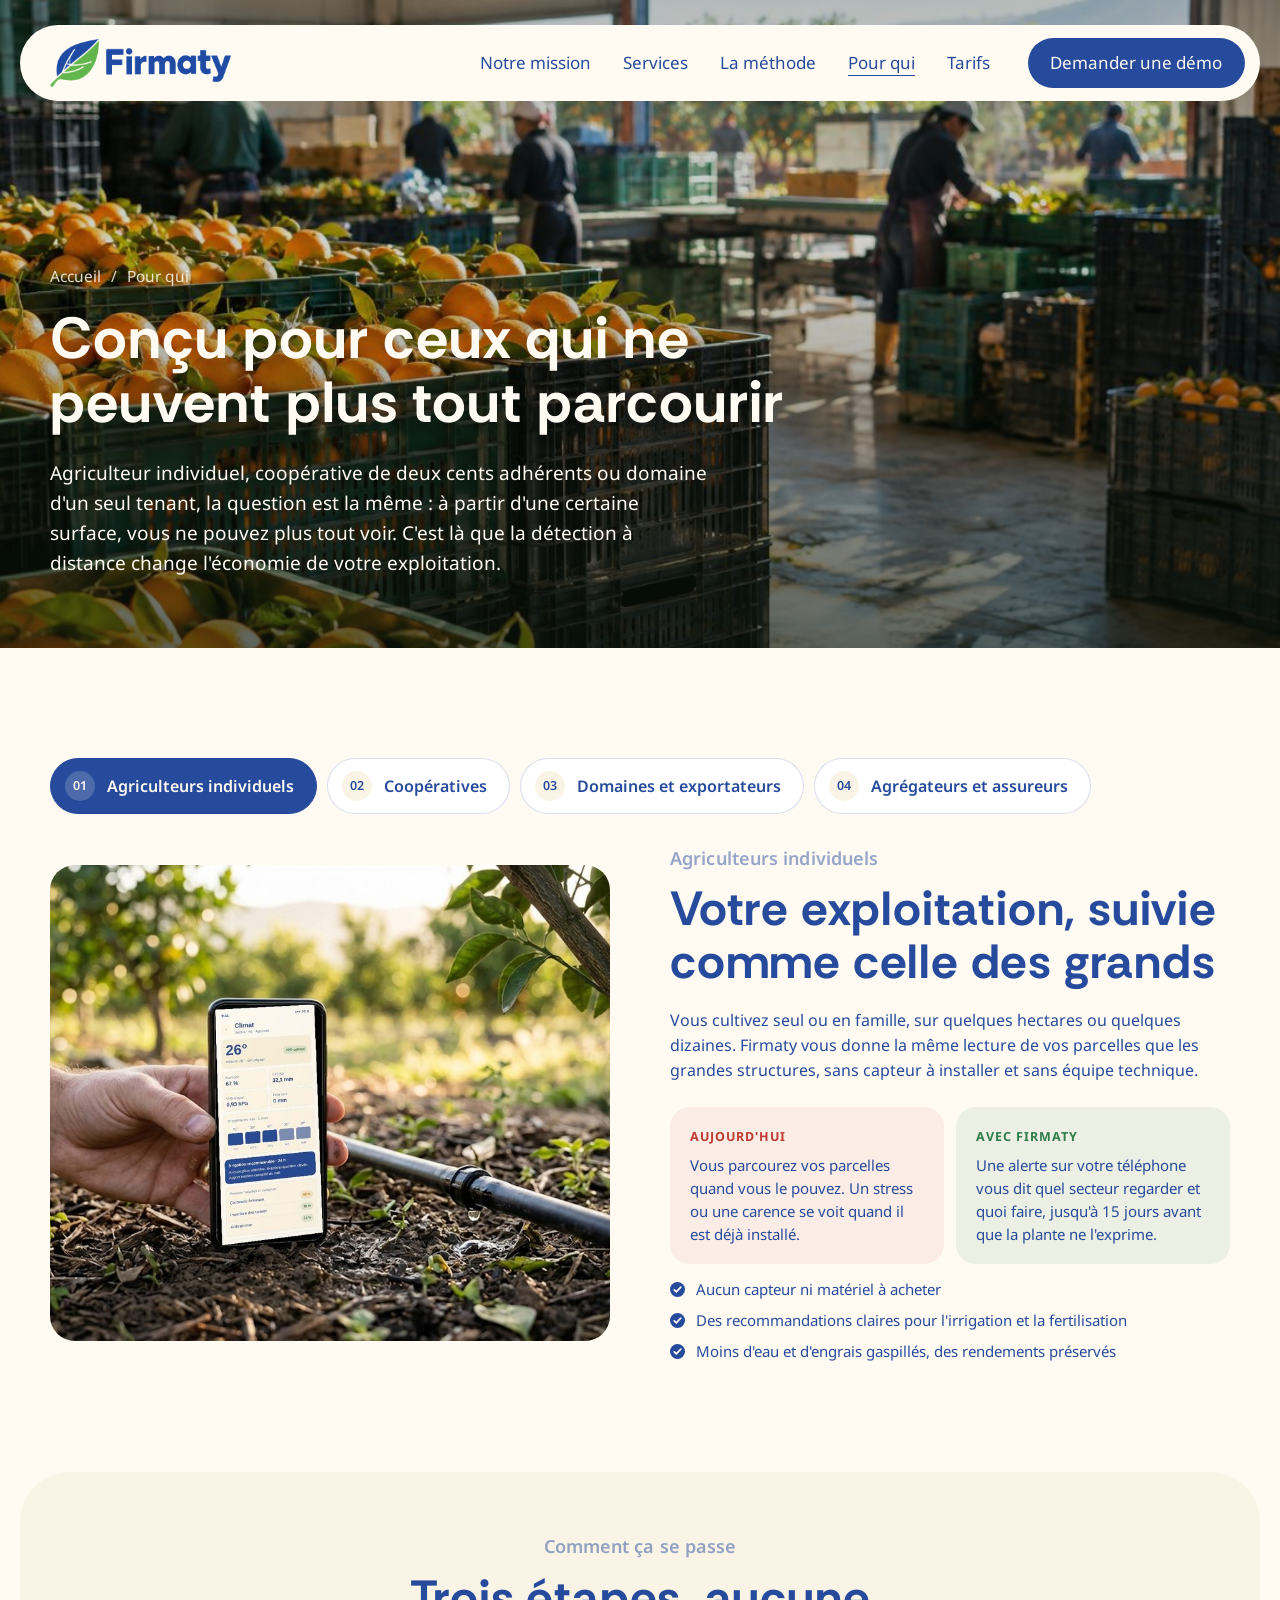
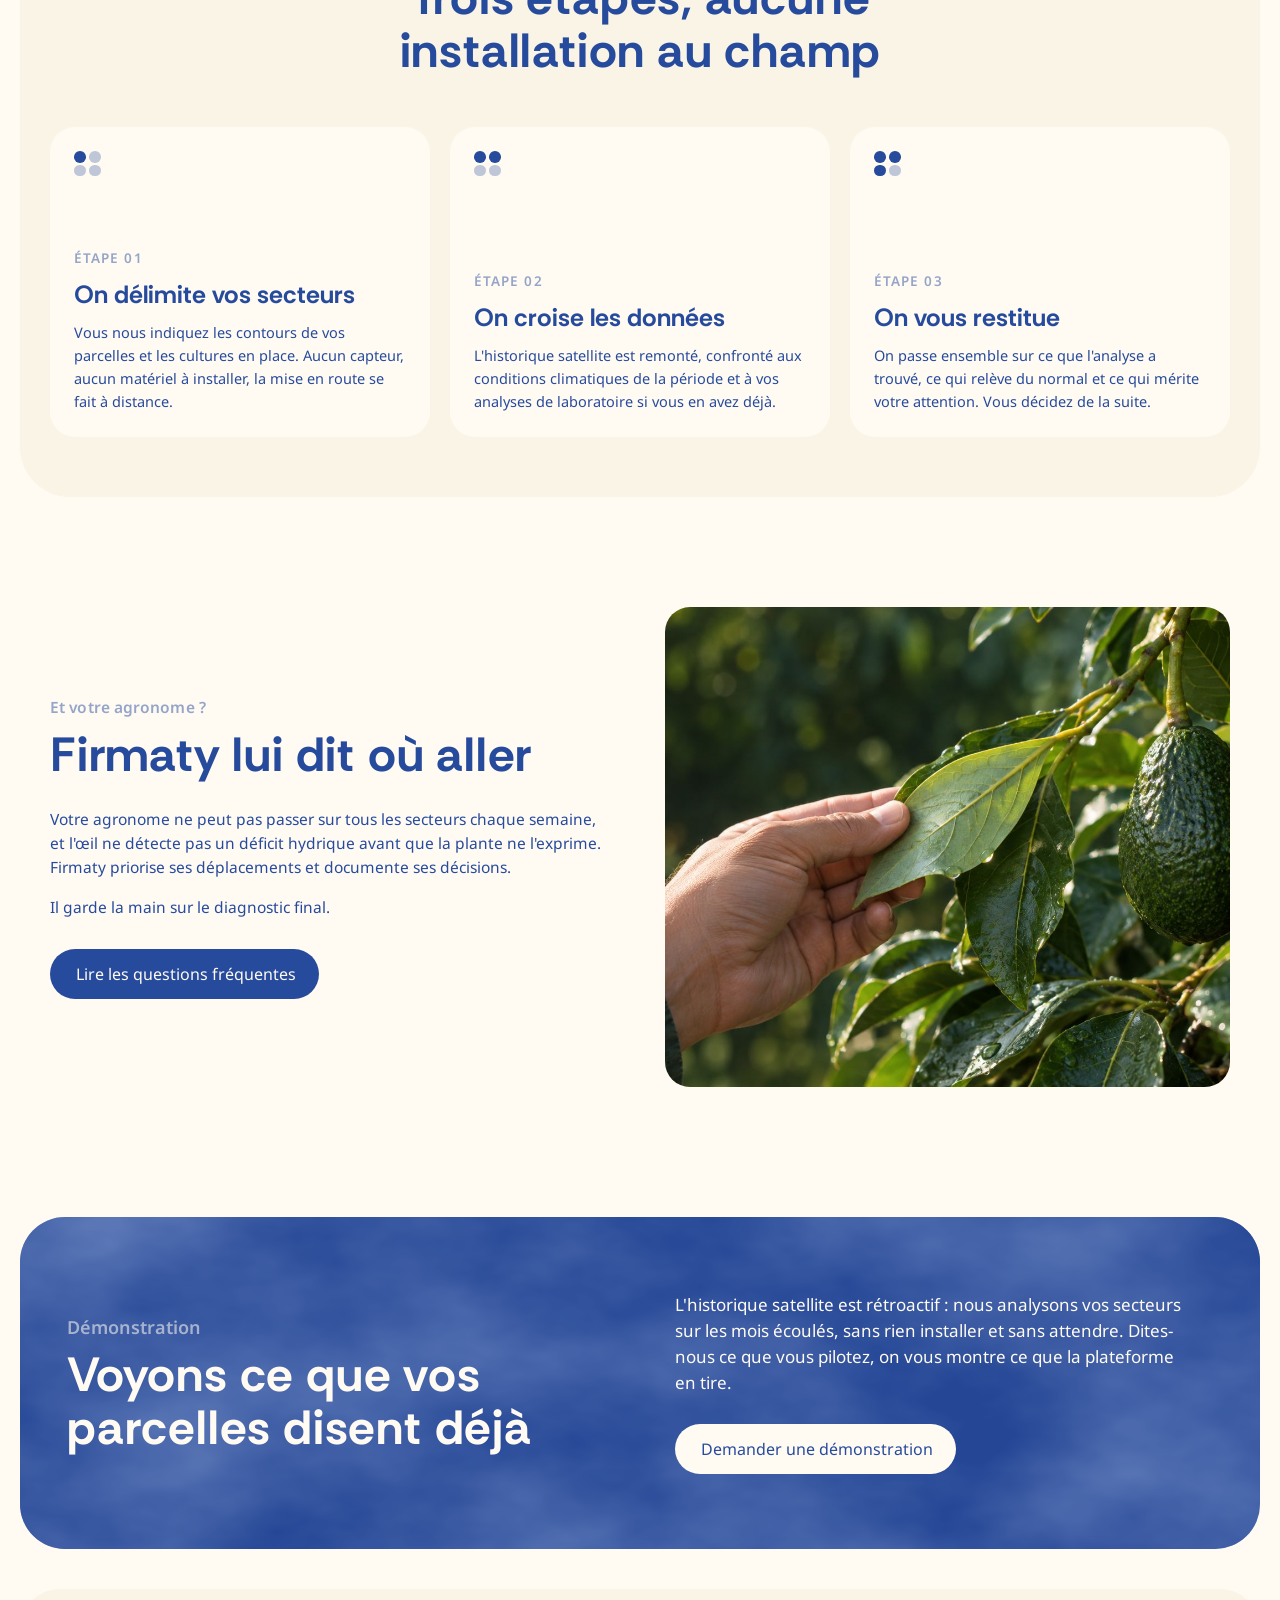
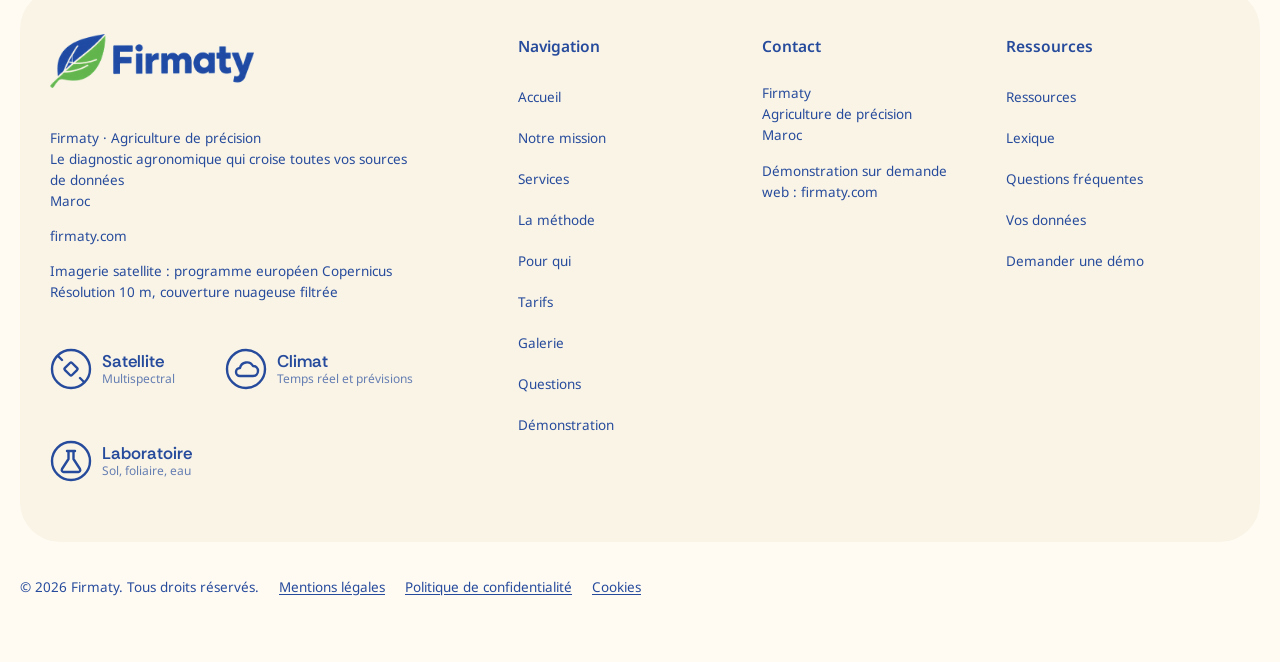
<file: site/pour-qui.html>
<!doctype html>
<html lang="fr">
<head>
<meta charset="utf-8">
<meta name="viewport" content="width=device-width, initial-scale=1, viewport-fit=cover">
<title>Pour qui · Firmaty</title>
<meta name="description" content="Agriculteurs individuels, coopératives, domaines, exportateurs, agrégateurs et assureurs : ce que Firmaty change pour chacun.">
<link rel="canonical" href="https://firmaty.com/pour-qui.html">
<link rel="icon" type="image/png" href="img/favicon-64.png"><link rel="apple-touch-icon" href="img/apple-touch-icon.png">
<meta name="theme-color" content="#274B9C">
<meta property="og:type" content="website"><meta property="og:site_name" content="Firmaty"><meta property="og:locale" content="fr_FR">
<meta property="og:title" content="Pour qui · Firmaty"><meta property="og:description" content="Agriculteurs individuels, coopératives, domaines, exportateurs, agrégateurs et assureurs : ce que Firmaty change pour chacun."><meta property="og:url" content="https://firmaty.com/pour-qui.html"><meta property="og:image" content="https://firmaty.com/img/hero.jpg">
<meta name="twitter:card" content="summary_large_image">
<link rel="preconnect" href="https://fonts.googleapis.com"><link rel="preconnect" href="https://fonts.gstatic.com" crossorigin><link href="https://fonts.googleapis.com/css2?family=Rethink+Sans:wght@500;600;700&family=Noto+Sans:wght@400;500;600;700&display=swap" rel="stylesheet">
<link rel="stylesheet" href="site.css">
</head>
<body>
<a class="skip" href="#contenu">Aller au contenu</a>
<div class="hdr" id="hdr">
  <nav class="bar" aria-label="Navigation principale">
    <a class="logo" href="index.html"><img src="img/logo-firmaty.png" alt="Firmaty, accueil" width="529" height="140"></a>
    <ul class="links">
      <li><a href="mission.html">Notre mission</a></li><li><a href="services.html">Services</a></li><li><a href="methode.html">La méthode</a></li><li><a href="pour-qui.html" aria-current="page">Pour qui</a></li><li><a href="tarifs.html">Tarifs</a></li>
      <li class="cta"><a class="btn btn-blue" href="contact.html">Demander une démo</a></li>
      <li class="bl"><button class="burger" id="burger" aria-expanded="false" aria-controls="drop" aria-label="Ouvrir le menu"><svg viewBox="0 0 24 24" fill="none" stroke="currentColor" stroke-width="2" stroke-linecap="round"><path d="M4 7h16M4 12h16M4 17h16"/></svg></button></li>
    </ul>
  </nav>
</div>
<div class="drop" id="drop"><a href="index.html">Accueil</a><a href="mission.html">Notre mission</a><a href="services.html">Services</a><a href="methode.html">La méthode</a><a href="pour-qui.html" aria-current="page">Pour qui</a><a href="tarifs.html">Tarifs</a><a class="btn btn-blue" href="contact.html">Demander une démo</a></div>
<header class="phero" id="top">
  <img class="bg" src="img/station.jpg" alt="" fetchpriority="high" style="object-position:center">
  <p class="crumb a1"><a href="index.html">Accueil</a><span aria-hidden="true">/</span><span>Pour qui</span></p>
  <h1 class="a1">Conçu pour ceux qui ne peuvent plus tout parcourir</h1>
  <p class="lead a1">Agriculteur individuel, coopérative de deux cents adhérents ou domaine d'un seul tenant, la question est la même : à partir d'une certaine surface, vous ne pouvez plus tout voir. C'est là que la détection à distance change l'économie de votre exploitation.</p>
</header>
<main id="contenu"><section class="aud a2"><span id="agriculteurs" class="aud-anchor"></span><span id="cooperatives" class="aud-anchor"></span><span id="domaines" class="aud-anchor"></span><span id="agregateurs" class="aud-anchor"></span>
  <div class="aud-tabs" role="tablist" aria-label="Profils"><button type="button" role="tab" id="t-agriculteurs" aria-controls="p-agriculteurs" aria-selected="true" class="aud-tab on" data-i="0"><span class="aud-n">01</span>Agriculteurs individuels</button><button type="button" role="tab" id="t-cooperatives" aria-controls="p-cooperatives" aria-selected="false" class="aud-tab" data-i="1"><span class="aud-n">02</span>Coopératives</button><button type="button" role="tab" id="t-domaines" aria-controls="p-domaines" aria-selected="false" class="aud-tab" data-i="2"><span class="aud-n">03</span>Domaines et exportateurs</button><button type="button" role="tab" id="t-agregateurs" aria-controls="p-agregateurs" aria-selected="false" class="aud-tab" data-i="3"><span class="aud-n">04</span>Agrégateurs et assureurs</button></div>
  <div class="aud-body">
    <div class="aud-media"><img class="aud-img on" data-i="0" src="img/situ-climat.jpg" alt="Agriculteur consultant l'écran Climat de Firmaty sur son téléphone, au pied d'un jeune agrume" loading="lazy" style="object-position:34% center"><img class="aud-img" data-i="1" src="img/prelevement-sol.jpg" alt="Agronome prélevant un échantillon de sol entre deux rangs d'agrumes" loading="lazy" style="object-position:35% center"><img class="aud-img" data-i="2" src="img/station.jpg" alt="Caisses d'oranges dans une station de conditionnement" loading="lazy" style="object-position:center"><img class="aud-img" data-i="3" src="img/vue-aerienne.jpg" alt="Vue aérienne de parcelles de vergers" loading="lazy" style="object-position:center"></div>
    <div class="aud-panels"><div class="aud-panel on" role="tabpanel" id="p-agriculteurs" aria-labelledby="t-agriculteurs" data-i="0">
        <p class="eyebrow">Agriculteurs individuels</p>
        <h2 class="h2">Votre exploitation, suivie comme celle des grands</h2>
        <p class="aud-intro">Vous cultivez seul ou en famille, sur quelques hectares ou quelques dizaines. Firmaty vous donne la même lecture de vos parcelles que les grandes structures, sans capteur à installer et sans équipe technique.</p>
        <div class="cmp"><div class="today"><b>Aujourd'hui</b>Vous parcourez vos parcelles quand vous le pouvez. Un stress ou une carence se voit quand il est déjà installé.</div><div class="with"><b>Avec Firmaty</b>Une alerte sur votre téléphone vous dit quel secteur regarder et quoi faire, jusqu'à 15 jours avant que la plante ne l'exprime.</div></div>
        <ul class="ticks"><li>Aucun capteur ni matériel à acheter</li><li>Des recommandations claires pour l'irrigation et la fertilisation</li><li>Moins d'eau et d'engrais gaspillés, des rendements préservés</li></ul>
      </div><div class="aud-panel" role="tabpanel" id="p-cooperatives" aria-labelledby="t-cooperatives" data-i="1" hidden>
        <p class="eyebrow">Coopératives</p>
        <h2 class="h2">Un compte, tous les adhérents</h2>
        <p class="aud-intro">Vous voyez quelles exploitations décrochent et vous envoyez votre technicien là où il sert.</p>
        <div class="cmp"><div class="today"><b>Aujourd'hui</b>Le technicien apprend le problème quand l'adhérent appelle. Souvent trop tard.</div><div class="with"><b>Avec Firmaty</b>Les secteurs qui décrochent remontent d'eux-mêmes, avant l'appel de l'adhérent.</div></div>
        <ul class="ticks"><li>Vue d'ensemble de toutes les exploitations adhérentes</li><li>Priorisation des visites du technicien</li><li>Historique daté pour chaque adhérent</li></ul>
      </div><div class="aud-panel" role="tabpanel" id="p-domaines" aria-labelledby="t-domaines" data-i="2" hidden>
        <p class="eyebrow">Domaines et exportateurs</p>
        <h2 class="h2">Vos volumes se jouent des mois avant la récolte</h2>
        <p class="aud-intro">Une anomalie détectée au printemps est corrigeable. Constatée en réception, c'est une perte.</p>
        <div class="cmp"><div class="today"><b>Aujourd'hui</b>La mauvaise nouvelle arrive au quai de réception, contrat déjà signé.</div><div class="with"><b>Avec Firmaty</b>Les écarts de vigueur, d'eau ou de nutrition sont repérés pendant la saison, quand ils se corrigent encore.</div></div>
        <ul class="ticks"><li>Suivi du calibre et du tonnage à engager</li><li>Jusqu'à 15 jours d'avance sur un stress hydrique</li><li>Corrections ciblées secteur par secteur</li></ul>
      </div><div class="aud-panel" role="tabpanel" id="p-agregateurs" aria-labelledby="t-agregateurs" data-i="3" hidden>
        <p class="eyebrow">Agrégateurs et assureurs</p>
        <h2 class="h2">Des preuves, pas du déclaratif</h2>
        <p class="aud-intro">Historique daté, mesures horodatées, analyses rattachées au secteur. De quoi objectiver un conseil, un financement ou un sinistre.</p>
        <div class="cmp"><div class="today"><b>Aujourd'hui</b>La preuve repose sur du déclaratif et des visites ponctuelles.</div><div class="with"><b>Avec Firmaty</b>Chaque constat s'appuie sur des images datées et des mesures rattachées au secteur.</div></div>
        <ul class="ticks"><li>Historique satellite rétroactif sur les mois écoulés</li><li>Mesures horodatées et traçables</li><li>Analyses rattachées au secteur concerné</li></ul>
      </div></div>
  </div>
</section>

<section class="wrap20 sec-gap">
  <div class="box">
    <p class="eyebrow a2">Comment ça se passe</p>
    <h2 class="h2 a2" style="transition-delay:.1s">Trois étapes, aucune installation au champ</h2>
    <div class="grid3">
      <article class="card a2"><div class="dots" aria-label="Étape 1 sur 3"><i class="f"></i><i></i><i></i><i></i></div><div class="txt"><span class="k">ÉTAPE 01</span><h3>On délimite vos secteurs</h3><p>Vous nous indiquez les contours de vos parcelles et les cultures en place. Aucun capteur, aucun matériel à installer, la mise en route se fait à distance.</p></div></article>
      <article class="card a2" style="transition-delay:.1s"><div class="dots" aria-label="Étape 2 sur 3"><i class="f"></i><i class="f"></i><i></i><i></i></div><div class="txt"><span class="k">ÉTAPE 02</span><h3>On croise les données</h3><p>L'historique satellite est remonté, confronté aux conditions climatiques de la période et à vos analyses de laboratoire si vous en avez déjà.</p></div></article>
      <article class="card a2" style="transition-delay:.2s"><div class="dots" aria-label="Étape 3 sur 3"><i class="f"></i><i class="f"></i><i class="f"></i><i></i></div><div class="txt"><span class="k">ÉTAPE 03</span><h3>On vous restitue</h3><p>On passe ensemble sur ce que l'analyse a trouvé, ce qui relève du normal et ce qui mérite votre attention. Vous décidez de la suite.</p></div></article>
    </div>
  </div>
</section>

<section class="split">
  <div class="txt">
    <p class="eyebrow sl">Et votre agronome ?</p>
    <h2 class="h2 sl" style="transition-delay:.1s">Firmaty lui dit où aller</h2>
    <p class="sl" style="transition-delay:.2s">Votre agronome ne peut pas passer sur tous les secteurs chaque semaine, et l'œil ne détecte pas un déficit hydrique avant que la plante ne l'exprime. Firmaty priorise ses déplacements et documente ses décisions.</p>
    <p class="sl" style="transition-delay:.2s">Il garde la main sur le diagnostic final.</p>
    <a class="btn btn-blue sl" style="transition-delay:.2s;margin-top:30px" href="questions.html">Lire les questions fréquentes</a>
  </div>
  <div class="media fi"><img src="img/avocat.jpg" alt="Main d'agronome examinant une feuille d'avocatier" loading="lazy" style="object-position:70% center"></div>
</section>
</main>
<section class="cta-wrap">
  <div class="band a3">
    <div class="band-txt">
      <p class="eyebrow sl">Démonstration</p>
      <h2 class="h2 sl" style="transition-delay:.1s">Voyons ce que vos parcelles disent déjà</h2>
    </div>
    <div class="band-side sl" style="transition-delay:.2s">
      <p>L'historique satellite est rétroactif : nous analysons vos secteurs sur les mois écoulés, sans rien installer et sans attendre. Dites-nous ce que vous pilotez, on vous montre ce que la plateforme en tire.</p>
      <a class="btn btn-cream" href="contact.html">Demander une démonstration</a>
    </div>
  </div>
</section>
<footer>
  <div class="foot-wrap">
    <div class="foot">
      <div class="grid">
        <div>
          <a class="logo" href="index.html"><img src="img/logo-firmaty.png" alt="Firmaty" width="529" height="140" loading="lazy"></a>
          <div class="ft-text">
            <p>Firmaty · Agriculture de précision<br>Le diagnostic agronomique qui croise toutes vos sources de données<br>Maroc</p>
            <p>firmaty.com</p>
            <p>Imagerie satellite : programme européen Copernicus<br>Résolution 10 m, couverture nuageuse filtrée</p>
          </div>
          <div class="marks">
            <div class="mark"><svg viewBox="0 0 42 42" fill="none" stroke="#274B9C" stroke-width="2.4" stroke-linecap="round" stroke-linejoin="round"><circle cx="21" cy="21" r="19"/><rect x="16" y="16" width="10" height="10" rx="1.5" transform="rotate(45 21 21)"/><path d="M12 12l-4-4M30 30l4 4"/></svg><span>Satellite<small>Multispectral</small></span></div>
            <div class="mark"><svg viewBox="0 0 42 42" fill="none" stroke="#274B9C" stroke-width="2.4" stroke-linecap="round" stroke-linejoin="round"><circle cx="21" cy="21" r="19"/><path d="M15 28h13a5 5 0 0 0 0-10 7 7 0 0 0-13 2 4 4 0 0 0 0 8z"/></svg><span>Climat<small>Temps réel et prévisions</small></span></div>
            <div class="mark"><svg viewBox="0 0 42 42" fill="none" stroke="#274B9C" stroke-width="2.4" stroke-linecap="round" stroke-linejoin="round"><circle cx="21" cy="21" r="19"/><path d="M17 11h8M18.5 11v8L12 29a2 2 0 0 0 2 3h14a2 2 0 0 0 2-3l-6.5-10v-8"/></svg><span>Laboratoire<small>Sol, foliaire, eau</small></span></div>
          </div>
        </div>
        <div><h4>Navigation</h4><ul><li><a href="index.html">Accueil</a></li><li><a href="mission.html">Notre mission</a></li><li><a href="services.html">Services</a></li><li><a href="methode.html">La méthode</a></li><li><a href="pour-qui.html">Pour qui</a></li><li><a href="tarifs.html">Tarifs</a></li><li><a href="galerie.html">Galerie</a></li><li><a href="questions.html">Questions</a></li><li><a href="contact.html">Démonstration</a></li></ul></div>
        <div class="ct"><h4>Contact</h4><p>Firmaty<br>Agriculture de précision<br>Maroc</p><p>Démonstration sur demande<br>web : firmaty.com</p></div>
        <div class="follow"><h4>Ressources</h4><ul><li><a href="ressources.html">Ressources</a></li><li><a href="methode.html#lexique">Lexique</a></li><li><a href="questions.html">Questions fréquentes</a></li><li><a href="confidentialite.html">Vos données</a></li><li><a href="contact.html">Demander une démo</a></li></ul></div>
      </div>
    </div>
  </div>
  <div class="legal"><span>© 2026 Firmaty. Tous droits réservés.</span><a href="mentions-legales.html">Mentions légales</a><a href="confidentialite.html">Politique de confidentialité</a><a href="cookies.html">Cookies</a></div>
</footer>
<a class="up" id="up" href="#top" aria-label="Revenir en haut"><svg viewBox="0 0 24 24" fill="none" stroke="currentColor" stroke-width="2.6" stroke-linecap="round" stroke-linejoin="round"><path d="M12 19V5M5 12l7-7 7 7"/></svg></a>
<script src="site.js"></script>
</body>
</html>
</file>
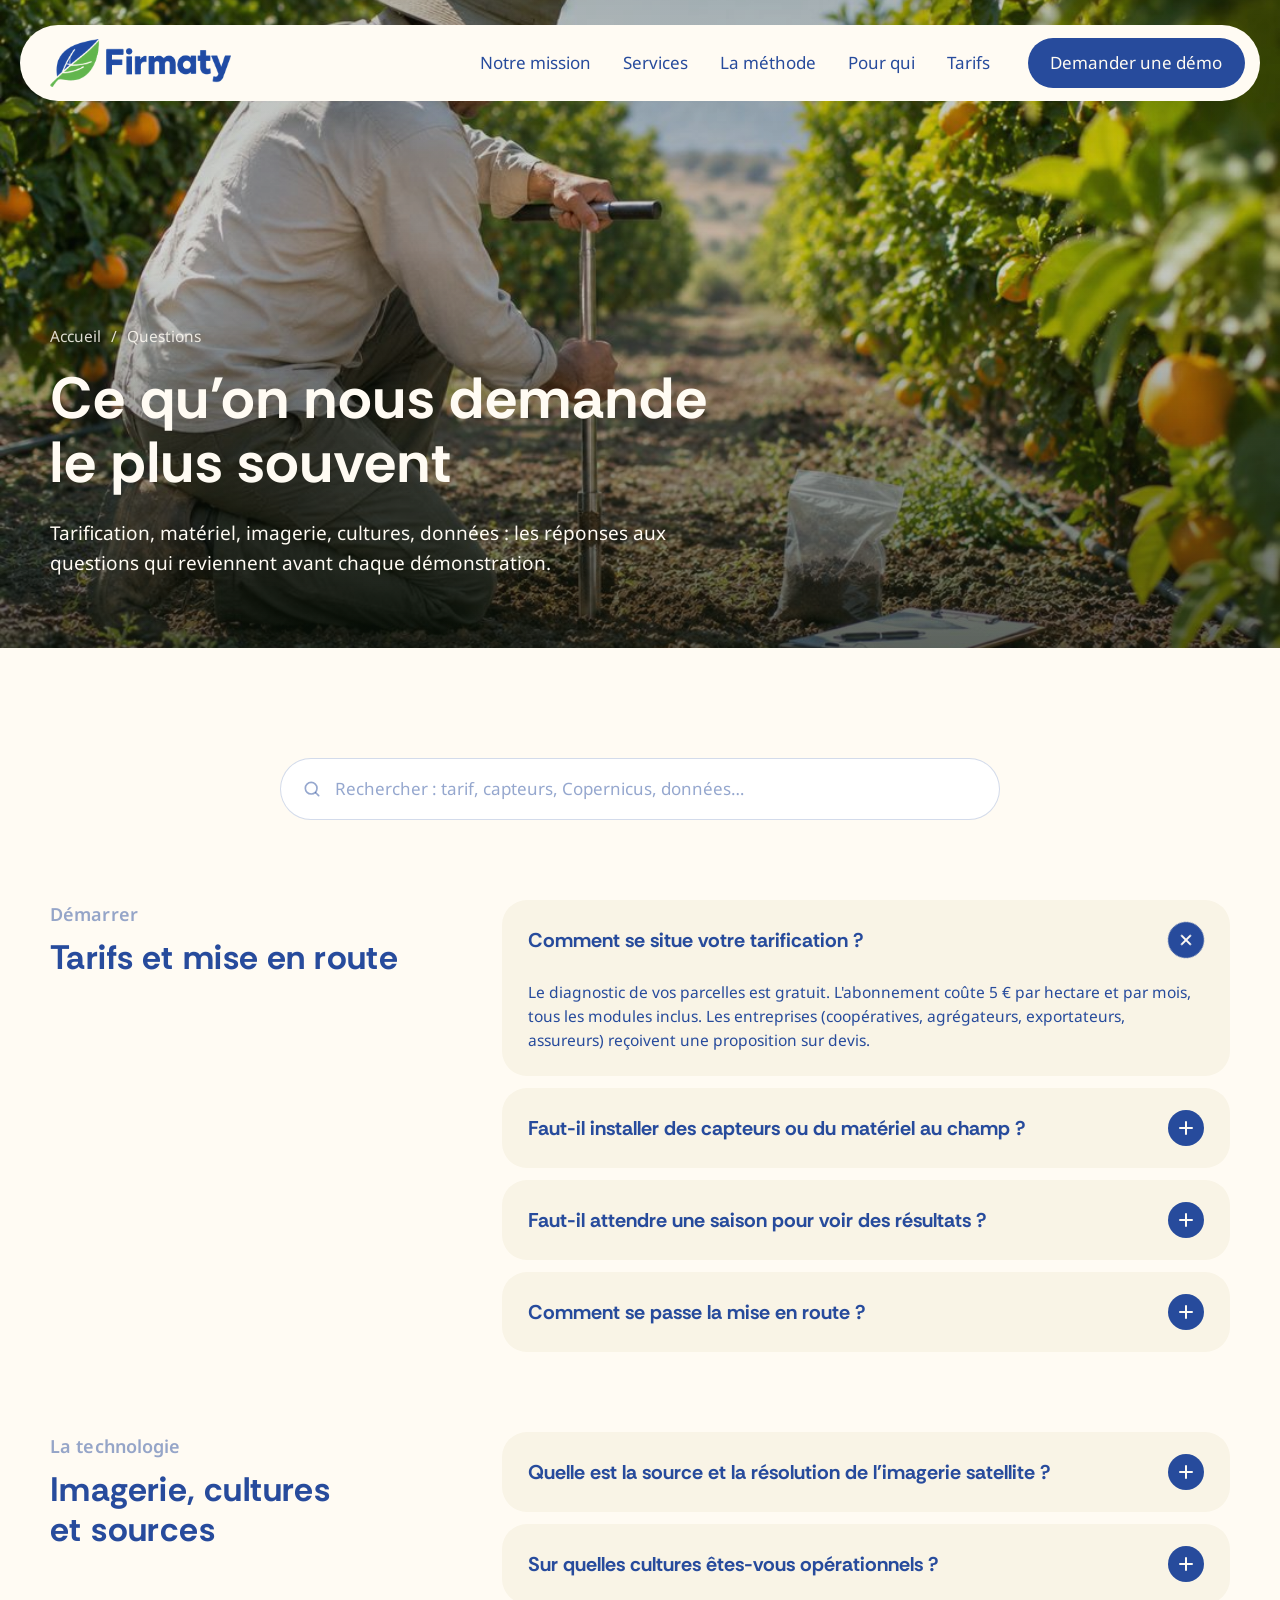
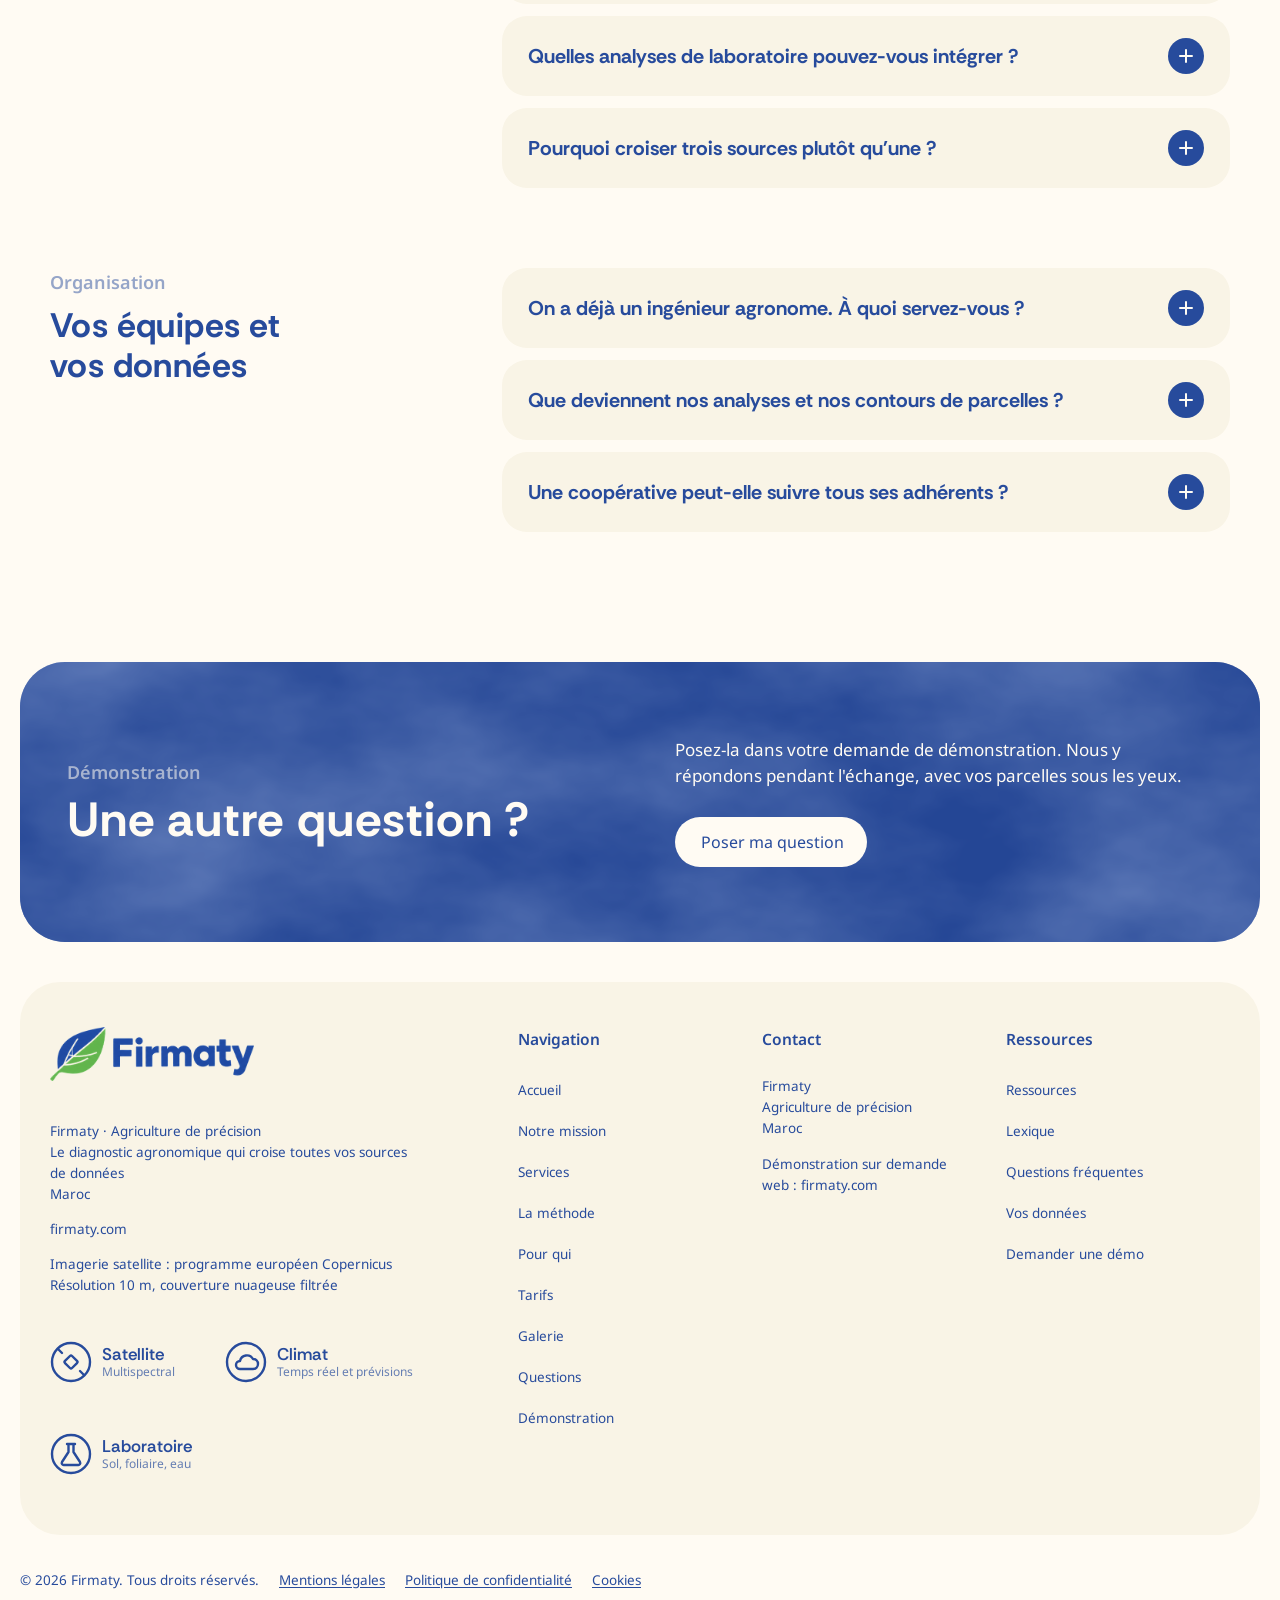
<file: site/questions.html>
<!doctype html>
<html lang="fr">
<head>
<meta charset="utf-8">
<meta name="viewport" content="width=device-width, initial-scale=1, viewport-fit=cover">
<title>Questions · Firmaty</title>
<meta name="description" content="Tarification, matériel, imagerie, cultures et données : les réponses aux questions fréquentes.">
<link rel="canonical" href="https://firmaty.com/questions.html">
<link rel="icon" type="image/png" href="img/favicon-64.png"><link rel="apple-touch-icon" href="img/apple-touch-icon.png">
<meta name="theme-color" content="#274B9C">
<meta property="og:type" content="website"><meta property="og:site_name" content="Firmaty"><meta property="og:locale" content="fr_FR">
<meta property="og:title" content="Questions · Firmaty"><meta property="og:description" content="Tarification, matériel, imagerie, cultures et données : les réponses aux questions fréquentes."><meta property="og:url" content="https://firmaty.com/questions.html"><meta property="og:image" content="https://firmaty.com/img/hero.jpg">
<meta name="twitter:card" content="summary_large_image">
<link rel="preconnect" href="https://fonts.googleapis.com"><link rel="preconnect" href="https://fonts.gstatic.com" crossorigin><link href="https://fonts.googleapis.com/css2?family=Rethink+Sans:wght@500;600;700&family=Noto+Sans:wght@400;500;600;700&display=swap" rel="stylesheet">
<link rel="stylesheet" href="site.css">
</head>
<body>
<a class="skip" href="#contenu">Aller au contenu</a>
<div class="hdr" id="hdr">
  <nav class="bar" aria-label="Navigation principale">
    <a class="logo" href="index.html"><img src="img/logo-firmaty.png" alt="Firmaty, accueil" width="529" height="140"></a>
    <ul class="links">
      <li><a href="mission.html">Notre mission</a></li><li><a href="services.html">Services</a></li><li><a href="methode.html">La méthode</a></li><li><a href="pour-qui.html">Pour qui</a></li><li><a href="tarifs.html">Tarifs</a></li>
      <li class="cta"><a class="btn btn-blue" href="contact.html">Demander une démo</a></li>
      <li class="bl"><button class="burger" id="burger" aria-expanded="false" aria-controls="drop" aria-label="Ouvrir le menu"><svg viewBox="0 0 24 24" fill="none" stroke="currentColor" stroke-width="2" stroke-linecap="round"><path d="M4 7h16M4 12h16M4 17h16"/></svg></button></li>
    </ul>
  </nav>
</div>
<div class="drop" id="drop"><a href="index.html">Accueil</a><a href="mission.html">Notre mission</a><a href="services.html">Services</a><a href="methode.html">La méthode</a><a href="pour-qui.html">Pour qui</a><a href="tarifs.html">Tarifs</a><a class="btn btn-blue" href="contact.html">Demander une démo</a></div>
<header class="phero" id="top">
  <img class="bg" src="img/prelevement-sol.jpg" alt="" fetchpriority="high" style="object-position:35% center">
  <p class="crumb a1"><a href="index.html">Accueil</a><span aria-hidden="true">/</span><span>Questions</span></p>
  <h1 class="a1">Ce qu'on nous demande le plus souvent</h1>
  <p class="lead a1">Tarification, matériel, imagerie, cultures, données : les réponses aux questions qui reviennent avant chaque démonstration.</p>
</header>

<main id="contenu">
<section class="sec faqs">
  <div class="faq-search a2">
    <label for="q" class="vh">Rechercher dans les questions</label>
    <svg viewBox="0 0 24 24" fill="none" stroke="currentColor" stroke-width="2" stroke-linecap="round" aria-hidden="true"><circle cx="11" cy="11" r="7"/><path d="M20 20l-3.5-3.5"/></svg>
    <input id="q" type="search" placeholder="Rechercher : tarif, capteurs, Copernicus, données…" autocomplete="off">
    <span class="faq-count" aria-live="polite"></span>
  </div>
  <p class="faq-empty" hidden>Aucune réponse ne correspond. Posez votre question dans votre <a href="contact.html">demande de démonstration</a>.</p>
  <div class="faq-group">
    <div class="faq-side"><p class="eyebrow a2">Démarrer</p><h2 class="h3 a2">Tarifs et mise en route</h2></div>
    <div class="qa">
      <details class="a2" open><summary>Comment se situe votre tarification ?<span class="pm" aria-hidden="true"><svg viewBox="0 0 14 14" stroke="currentColor" stroke-width="2" stroke-linecap="round"><path d="M7 1v12M1 7h12"/></svg></span></summary><p>Le diagnostic de vos parcelles est gratuit. L'abonnement coûte 5 € par hectare et par mois, tous les modules inclus. Les entreprises (coopératives, agrégateurs, exportateurs, assureurs) reçoivent une proposition sur devis.</p></details>
      <details class="a2"><summary>Faut-il installer des capteurs ou du matériel au champ ?<span class="pm" aria-hidden="true"><svg viewBox="0 0 14 14" stroke="currentColor" stroke-width="2" stroke-linecap="round"><path d="M7 1v12M1 7h12"/></svg></span></summary><p>Non. L'imagerie et les données climatiques proviennent de sources externes. Les analyses de laboratoire sont celles que vous faites déjà, il suffit de nous transmettre les rapports. La plateforme sait aussi intégrer des sondes si vous en avez, mais rien n'est obligatoire pour démarrer.</p></details>
      <details class="a2"><summary>Faut-il attendre une saison pour voir des résultats ?<span class="pm" aria-hidden="true"><svg viewBox="0 0 14 14" stroke="currentColor" stroke-width="2" stroke-linecap="round"><path d="M7 1v12M1 7h12"/></svg></span></summary><p>Non. L'historique satellite est rétroactif : nous pouvons analyser vos secteurs sur les mois écoulés sans rien installer et sans attendre. La première restitution porte déjà sur cet historique.</p></details>
      <details class="a2"><summary>Comment se passe la mise en route ?<span class="pm" aria-hidden="true"><svg viewBox="0 0 14 14" stroke="currentColor" stroke-width="2" stroke-linecap="round"><path d="M7 1v12M1 7h12"/></svg></span></summary><p>Vous nous indiquez les contours de vos parcelles et les cultures en place. Nous remontons l'historique satellite, le croisons avec les conditions climatiques de la période et avec vos analyses si vous en avez, puis nous passons ensemble sur les résultats. Tout se fait à distance.</p></details>
    </div>
  </div>
  <div class="faq-group">
    <div class="faq-side"><p class="eyebrow a2">La technologie</p><h2 class="h3 a2">Imagerie, cultures et sources</h2></div>
    <div class="qa">
      <details class="a2"><summary>Quelle est la source et la résolution de l'imagerie satellite ?<span class="pm" aria-hidden="true"><svg viewBox="0 0 14 14" stroke="currentColor" stroke-width="2" stroke-linecap="round"><path d="M7 1v12M1 7h12"/></svg></span></summary><p>Nous exploitons l'imagerie multispectrale du programme européen Copernicus, en résolution 10 mètres, avec une revisite régulière et un filtrage automatique de la couverture nuageuse. C'est la résolution qui permet de descendre au niveau du secteur plutôt que de la parcelle entière.</p></details>
      <details class="a2"><summary>Sur quelles cultures êtes-vous opérationnels ?<span class="pm" aria-hidden="true"><svg viewBox="0 0 14 14" stroke="currentColor" stroke-width="2" stroke-linecap="round"><path d="M7 1v12M1 7h12"/></svg></span></summary><p>Le suivi satellite et climatique fonctionne sur toute culture en plein champ. Les référentiels agronomiques par stade sont plus avancés sur certaines cultures que sur d'autres. Nous vous le disons franchement lors de la démonstration, en fonction de ce que vous cultivez.</p></details>
      <details class="a2"><summary>Quelles analyses de laboratoire pouvez-vous intégrer ?<span class="pm" aria-hidden="true"><svg viewBox="0 0 14 14" stroke="currentColor" stroke-width="2" stroke-linecap="round"><path d="M7 1v12M1 7h12"/></svg></span></summary><p>Les analyses de sol, les analyses foliaires et les analyses d'eau d'irrigation, ainsi que les relevés de sondes si vous en avez. Elles sont confrontées aux cibles de la culture, du stade et du secteur, et l'équilibre cationique est vérifié.</p></details>
      <details class="a2"><summary>Pourquoi croiser trois sources plutôt qu'une ?<span class="pm" aria-hidden="true"><svg viewBox="0 0 14 14" stroke="currentColor" stroke-width="2" stroke-linecap="round"><path d="M7 1v12M1 7h12"/></svg></span></summary><p>Parce qu'un indice qui baisse ne veut rien dire tout seul. Une baisse de vigueur peut être normale en phase de développement des fruits, ou signaler une carence. Seul le croisement avec le stade, le climat et les analyses permet de faire la différence et d'éviter les déplacements inutiles.</p></details>
    </div>
  </div>
  <div class="faq-group" id="donnees">
    <div class="faq-side"><p class="eyebrow a2">Organisation</p><h2 class="h3 a2">Vos équipes et vos données</h2></div>
    <div class="qa">
      <details class="a2"><summary>On a déjà un ingénieur agronome. À quoi servez-vous ?<span class="pm" aria-hidden="true"><svg viewBox="0 0 14 14" stroke="currentColor" stroke-width="2" stroke-linecap="round"><path d="M7 1v12M1 7h12"/></svg></span></summary><p>À lui dire où aller. Votre agronome ne peut pas passer sur tous les secteurs chaque semaine, et l'œil ne détecte pas un déficit hydrique avant que la plante ne l'exprime. Firmaty priorise ses déplacements et documente ses décisions. Il garde la main sur le diagnostic final.</p></details>
      <details class="a2"><summary>Que deviennent nos analyses et nos contours de parcelles ?<span class="pm" aria-hidden="true"><svg viewBox="0 0 14 14" stroke="currentColor" stroke-width="2" stroke-linecap="round"><path d="M7 1v12M1 7h12"/></svg></span></summary><p>Ils restent votre propriété et sont cloisonnés par compte. Les modalités précises sont définies dans le contrat, et nous en parlons ouvertement avant tout engagement.</p></details>
      <details class="a2"><summary>Une coopérative peut-elle suivre tous ses adhérents ?<span class="pm" aria-hidden="true"><svg viewBox="0 0 14 14" stroke="currentColor" stroke-width="2" stroke-linecap="round"><path d="M7 1v12M1 7h12"/></svg></span></summary><p>Oui. Un compte suffit pour tous les adhérents : vous voyez quelles exploitations décrochent et vous envoyez votre technicien là où il sert.</p></details>
    </div>
  </div>
</section>
</main>
<section class="cta-wrap">
  <div class="band a3">
    <div class="band-txt">
      <p class="eyebrow sl">Démonstration</p>
      <h2 class="h2 sl" style="transition-delay:.1s">Une autre question ?</h2>
    </div>
    <div class="band-side sl" style="transition-delay:.2s">
      <p>Posez-la dans votre demande de démonstration. Nous y répondons pendant l'échange, avec vos parcelles sous les yeux.</p>
      <a class="btn btn-cream" href="contact.html">Poser ma question</a>
    </div>
  </div>
</section>
<footer>
  <div class="foot-wrap">
    <div class="foot">
      <div class="grid">
        <div>
          <a class="logo" href="index.html"><img src="img/logo-firmaty.png" alt="Firmaty" width="529" height="140" loading="lazy"></a>
          <div class="ft-text">
            <p>Firmaty · Agriculture de précision<br>Le diagnostic agronomique qui croise toutes vos sources de données<br>Maroc</p>
            <p>firmaty.com</p>
            <p>Imagerie satellite : programme européen Copernicus<br>Résolution 10 m, couverture nuageuse filtrée</p>
          </div>
          <div class="marks">
            <div class="mark"><svg viewBox="0 0 42 42" fill="none" stroke="#274B9C" stroke-width="2.4" stroke-linecap="round" stroke-linejoin="round"><circle cx="21" cy="21" r="19"/><rect x="16" y="16" width="10" height="10" rx="1.5" transform="rotate(45 21 21)"/><path d="M12 12l-4-4M30 30l4 4"/></svg><span>Satellite<small>Multispectral</small></span></div>
            <div class="mark"><svg viewBox="0 0 42 42" fill="none" stroke="#274B9C" stroke-width="2.4" stroke-linecap="round" stroke-linejoin="round"><circle cx="21" cy="21" r="19"/><path d="M15 28h13a5 5 0 0 0 0-10 7 7 0 0 0-13 2 4 4 0 0 0 0 8z"/></svg><span>Climat<small>Temps réel et prévisions</small></span></div>
            <div class="mark"><svg viewBox="0 0 42 42" fill="none" stroke="#274B9C" stroke-width="2.4" stroke-linecap="round" stroke-linejoin="round"><circle cx="21" cy="21" r="19"/><path d="M17 11h8M18.5 11v8L12 29a2 2 0 0 0 2 3h14a2 2 0 0 0 2-3l-6.5-10v-8"/></svg><span>Laboratoire<small>Sol, foliaire, eau</small></span></div>
          </div>
        </div>
        <div><h4>Navigation</h4><ul><li><a href="index.html">Accueil</a></li><li><a href="mission.html">Notre mission</a></li><li><a href="services.html">Services</a></li><li><a href="methode.html">La méthode</a></li><li><a href="pour-qui.html">Pour qui</a></li><li><a href="tarifs.html">Tarifs</a></li><li><a href="galerie.html">Galerie</a></li><li><a href="questions.html">Questions</a></li><li><a href="contact.html">Démonstration</a></li></ul></div>
        <div class="ct"><h4>Contact</h4><p>Firmaty<br>Agriculture de précision<br>Maroc</p><p>Démonstration sur demande<br>web : firmaty.com</p></div>
        <div class="follow"><h4>Ressources</h4><ul><li><a href="ressources.html">Ressources</a></li><li><a href="methode.html#lexique">Lexique</a></li><li><a href="questions.html">Questions fréquentes</a></li><li><a href="confidentialite.html">Vos données</a></li><li><a href="contact.html">Demander une démo</a></li></ul></div>
      </div>
    </div>
  </div>
  <div class="legal"><span>© 2026 Firmaty. Tous droits réservés.</span><a href="mentions-legales.html">Mentions légales</a><a href="confidentialite.html">Politique de confidentialité</a><a href="cookies.html">Cookies</a></div>
</footer>
<a class="up" id="up" href="#top" aria-label="Revenir en haut"><svg viewBox="0 0 24 24" fill="none" stroke="currentColor" stroke-width="2.6" stroke-linecap="round" stroke-linejoin="round"><path d="M12 19V5M5 12l7-7 7 7"/></svg></a>
<script src="site.js"></script>
</body>
</html>
</file>
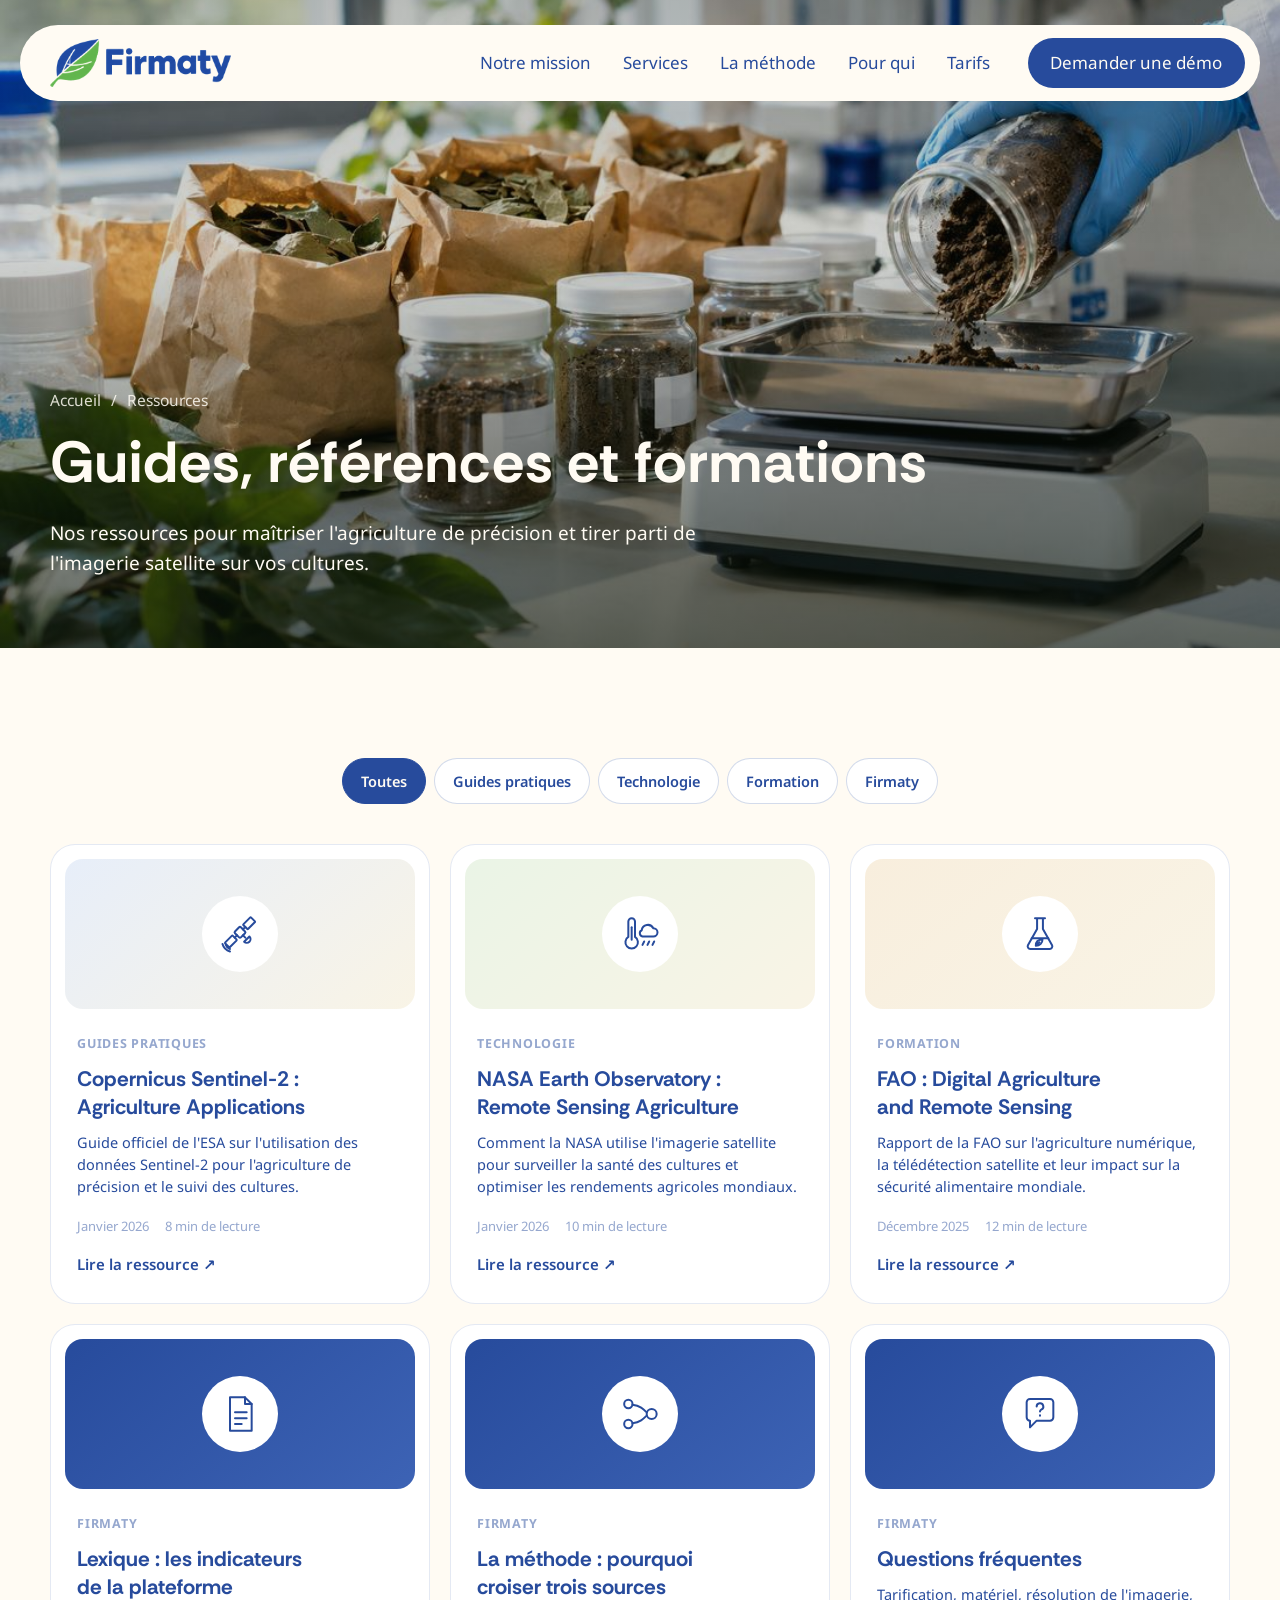
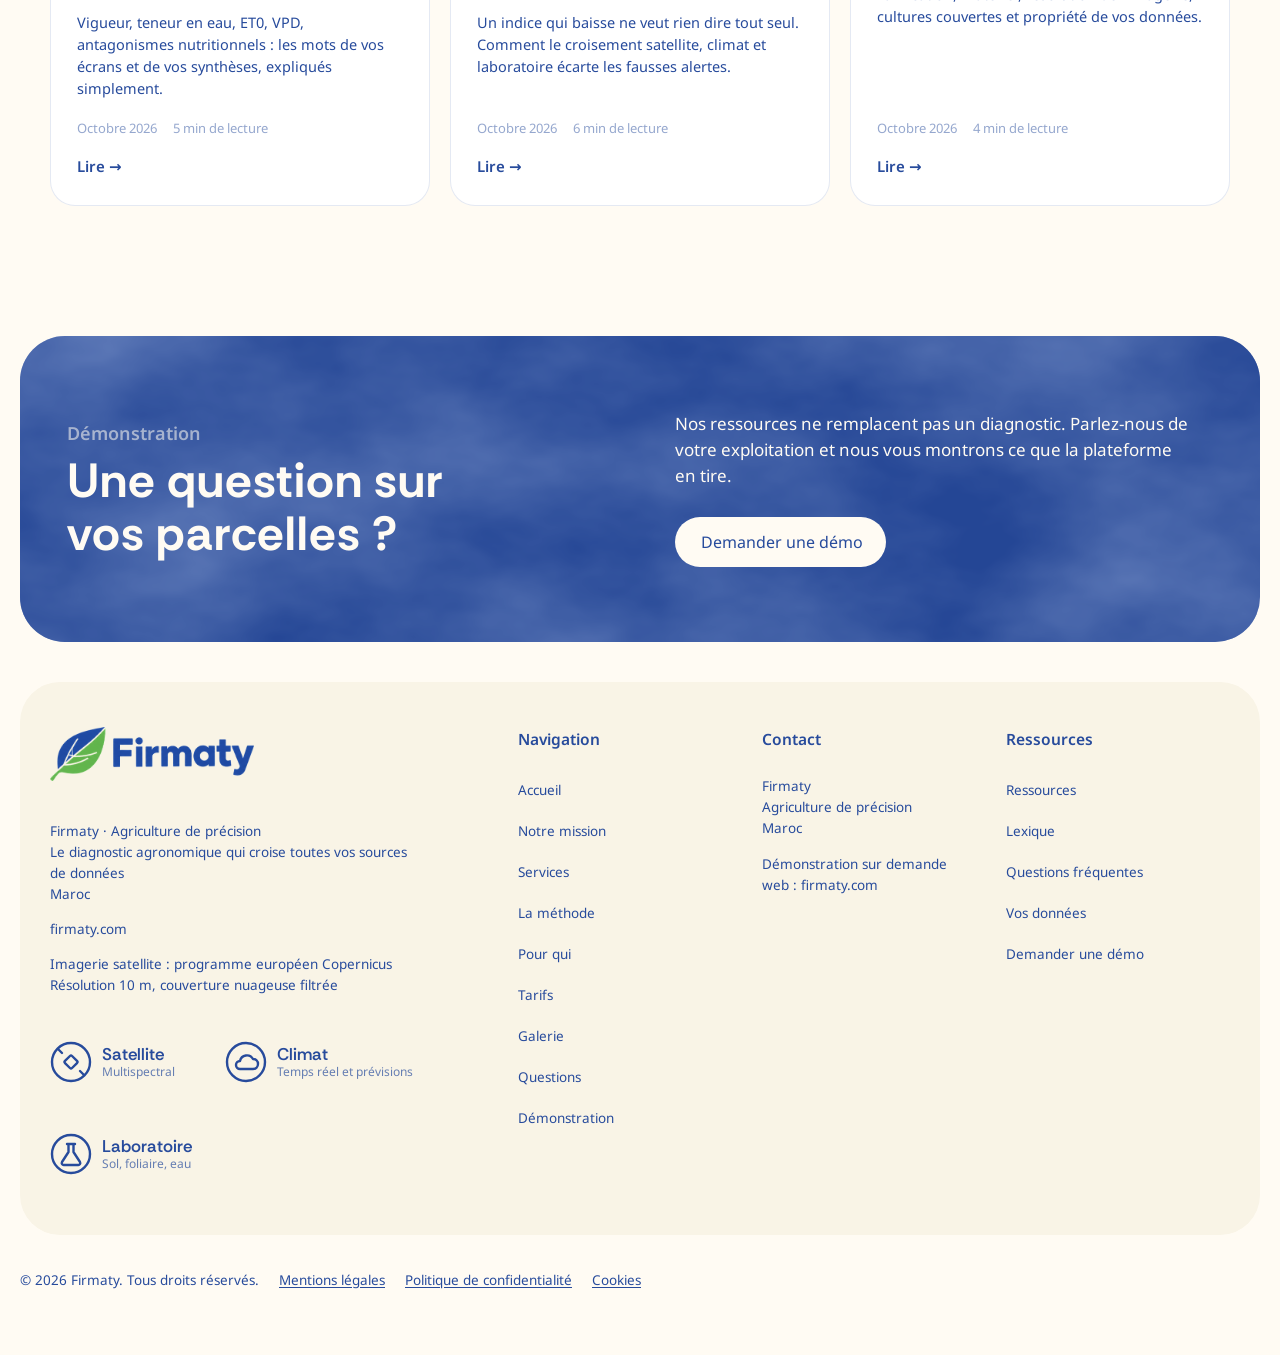
<file: site/ressources.html>
<!doctype html>
<html lang="fr">
<head>
<meta charset="utf-8">
<meta name="viewport" content="width=device-width, initial-scale=1, viewport-fit=cover">
<title>Ressources · Firmaty</title>
<meta name="description" content="Guides, références et formations pour comprendre l'agriculture de précision et l'imagerie satellite.">
<link rel="canonical" href="https://firmaty.com/ressources.html">
<link rel="icon" type="image/png" href="img/favicon-64.png"><link rel="apple-touch-icon" href="img/apple-touch-icon.png">
<meta name="theme-color" content="#274B9C">
<meta property="og:type" content="website"><meta property="og:site_name" content="Firmaty"><meta property="og:locale" content="fr_FR">
<meta property="og:title" content="Ressources · Firmaty"><meta property="og:description" content="Guides, références et formations pour comprendre l'agriculture de précision et l'imagerie satellite."><meta property="og:url" content="https://firmaty.com/ressources.html"><meta property="og:image" content="https://firmaty.com/img/hero.jpg">
<meta name="twitter:card" content="summary_large_image">
<link rel="preconnect" href="https://fonts.googleapis.com"><link rel="preconnect" href="https://fonts.gstatic.com" crossorigin><link href="https://fonts.googleapis.com/css2?family=Rethink+Sans:wght@500;600;700&family=Noto+Sans:wght@400;500;600;700&display=swap" rel="stylesheet">
<link rel="stylesheet" href="site.css">
</head>
<body>
<a class="skip" href="#contenu">Aller au contenu</a>
<div class="hdr" id="hdr">
  <nav class="bar" aria-label="Navigation principale">
    <a class="logo" href="index.html"><img src="img/logo-firmaty.png" alt="Firmaty, accueil" width="529" height="140"></a>
    <ul class="links">
      <li><a href="mission.html">Notre mission</a></li><li><a href="services.html">Services</a></li><li><a href="methode.html">La méthode</a></li><li><a href="pour-qui.html">Pour qui</a></li><li><a href="tarifs.html">Tarifs</a></li>
      <li class="cta"><a class="btn btn-blue" href="contact.html">Demander une démo</a></li>
      <li class="bl"><button class="burger" id="burger" aria-expanded="false" aria-controls="drop" aria-label="Ouvrir le menu"><svg viewBox="0 0 24 24" fill="none" stroke="currentColor" stroke-width="2" stroke-linecap="round"><path d="M4 7h16M4 12h16M4 17h16"/></svg></button></li>
    </ul>
  </nav>
</div>
<div class="drop" id="drop"><a href="index.html">Accueil</a><a href="mission.html">Notre mission</a><a href="services.html">Services</a><a href="methode.html">La méthode</a><a href="pour-qui.html">Pour qui</a><a href="tarifs.html">Tarifs</a><a class="btn btn-blue" href="contact.html">Demander une démo</a></div>
<header class="phero" id="top">
  <img class="bg" src="img/laboratoire.jpg" alt="" fetchpriority="high" style="object-position:60% center">
  <p class="crumb a1"><a href="index.html">Accueil</a><span aria-hidden="true">/</span><span>Ressources</span></p>
  <h1 class="a1">Guides, références et formations</h1>
  <p class="lead a1">Nos ressources pour maîtriser l'agriculture de précision et tirer parti de l'imagerie satellite sur vos cultures.</p>
</header>

<main id="contenu">
<section class="sec">
  <div class="chips a2" role="group" aria-label="Filtrer les ressources"><button type="button" class="chip-btn on" data-r="all" aria-pressed="true">Toutes</button><button type="button" class="chip-btn" data-r="guide" aria-pressed="false">Guides pratiques</button><button type="button" class="chip-btn" data-r="tech" aria-pressed="false">Technologie</button><button type="button" class="chip-btn" data-r="form" aria-pressed="false">Formation</button><button type="button" class="chip-btn" data-r="firm" aria-pressed="false">Firmaty</button></div>
  <div class="res-grid">
    <a class="res a2" data-cat="guide" href="https://www.esa.int/Applications/Observing_the_Earth/Copernicus/Sentinel-2" target="_blank" rel="noopener">
      <span class="res-art guide"><span class="ico"><svg viewBox="0 0 48 48" width="40" height="40" fill="none" stroke="#274B9C" stroke-width="2.4" stroke-linecap="round" stroke-linejoin="round" aria-hidden="true"><rect x="19" y="17" width="10" height="10" rx="1.5" transform="rotate(-45 24 22)"/><g transform="rotate(-45 24 22)"><rect x="2" y="18" width="13" height="8" rx="1"/><rect x="33" y="18" width="13" height="8" rx="1"/><path d="M15 22h4M29 22h4M24 27v4M19.5 33.5a4.5 4.5 0 0 0 9 0z"/></g><path d="M7 37a8 8 0 0 0 5 5M3 36a13 13 0 0 0 9 9"/></svg></span></span>
      <span class="res-cat">Guides pratiques</span>
      <h3>Copernicus Sentinel-2 : Agriculture Applications</h3><p>Guide officiel de l'ESA sur l'utilisation des données Sentinel-2 pour l'agriculture de précision et le suivi des cultures.</p>
      <span class="res-meta"><span>Janvier 2026</span><span>8 min de lecture</span></span>
      <span class="res-more">Lire la ressource ↗</span>
    </a>
    <a class="res a2" data-cat="tech" href="https://earthobservatory.nasa.gov/" target="_blank" rel="noopener">
      <span class="res-art tech"><span class="ico"><svg viewBox="0 0 48 48" width="40" height="40" fill="none" stroke="#274B9C" stroke-width="2.4" stroke-linecap="round" stroke-linejoin="round" aria-hidden="true"><path d="M10 9a4 4 0 0 1 8 0v18.5a7.5 7.5 0 1 1-8 0z"/><path d="M14 16v15"/><path d="M27 27h13a5 5 0 0 0 0-10 7.5 7.5 0 0 0-14 2.5 4 4 0 0 0 1 7.5z"/><path d="M29 33l-2 4M35 33l-2 4M41 33l-2 4"/></svg></span></span>
      <span class="res-cat">Technologie</span>
      <h3>NASA Earth Observatory : Remote Sensing Agriculture</h3><p>Comment la NASA utilise l'imagerie satellite pour surveiller la santé des cultures et optimiser les rendements agricoles mondiaux.</p>
      <span class="res-meta"><span>Janvier 2026</span><span>10 min de lecture</span></span>
      <span class="res-more">Lire la ressource ↗</span>
    </a>
    <a class="res a2" data-cat="form" href="https://www.fao.org/digital-agriculture/en/" target="_blank" rel="noopener">
      <span class="res-art form"><span class="ico"><svg viewBox="0 0 48 48" width="40" height="40" fill="none" stroke="#274B9C" stroke-width="2.4" stroke-linecap="round" stroke-linejoin="round" aria-hidden="true"><path d="M18 5h12M20.5 5v13L9.5 37.5A3.2 3.2 0 0 0 12.3 42h23.4a3.2 3.2 0 0 0 2.8-4.5L27.5 18V5"/><path d="M14 29h20"/><path d="M19 38c0-5 3.5-7.5 8-7.5 0 4.5-3.5 7.5-8 7.5zM19 38l4.5-4"/></svg></span></span>
      <span class="res-cat">Formation</span>
      <h3>FAO : Digital Agriculture and Remote Sensing</h3><p>Rapport de la FAO sur l'agriculture numérique, la télédétection satellite et leur impact sur la sécurité alimentaire mondiale.</p>
      <span class="res-meta"><span>Décembre 2025</span><span>12 min de lecture</span></span>
      <span class="res-more">Lire la ressource ↗</span>
    </a>
    <a class="res a2" data-cat="firm" href="methode.html#lexique">
      <span class="res-art firm"><span class="ico"><svg viewBox="0 0 48 48" width="40" height="40" fill="none" stroke="#274B9C" stroke-width="2.4" stroke-linecap="round" stroke-linejoin="round" aria-hidden="true"><path d="M12 4h18l8 8v32H12z"/><path d="M30 4v8h8M18 22h14M18 29h14M18 36h8"/></svg></span></span>
      <span class="res-cat">Firmaty</span>
      <h3>Lexique : les indicateurs de la plateforme</h3><p>Vigueur, teneur en eau, ET0, VPD, antagonismes nutritionnels : les mots de vos écrans et de vos synthèses, expliqués simplement.</p>
      <span class="res-meta"><span>Octobre 2026</span><span>5 min de lecture</span></span>
      <span class="res-more">Lire →</span>
    </a>
    <a class="res a2" data-cat="firm" href="methode.html">
      <span class="res-art firm"><span class="ico"><svg viewBox="0 0 48 48" width="40" height="40" fill="none" stroke="#274B9C" stroke-width="2.4" stroke-linecap="round" stroke-linejoin="round" aria-hidden="true"><circle cx="10" cy="12" r="5"/><circle cx="10" cy="36" r="5"/><circle cx="38" cy="24" r="6"/><path d="M15 13c9 1 13 5 17 9M15 35c9-1 13-5 17-9"/></svg></span></span>
      <span class="res-cat">Firmaty</span>
      <h3>La méthode : pourquoi croiser trois sources</h3><p>Un indice qui baisse ne veut rien dire tout seul. Comment le croisement satellite, climat et laboratoire écarte les fausses alertes.</p>
      <span class="res-meta"><span>Octobre 2026</span><span>6 min de lecture</span></span>
      <span class="res-more">Lire →</span>
    </a>
    <a class="res a2" data-cat="firm" href="questions.html">
      <span class="res-art firm"><span class="ico"><svg viewBox="0 0 48 48" width="40" height="40" fill="none" stroke="#274B9C" stroke-width="2.4" stroke-linecap="round" stroke-linejoin="round" aria-hidden="true"><path d="M8 10a4 4 0 0 1 4-4h24a4 4 0 0 1 4 4v18a4 4 0 0 1-4 4H20l-8 8v-8h0a4 4 0 0 1-4-4z"/><path d="M20 15a4 4 0 1 1 5.5 3.7c-1 .5-1.5 1.3-1.5 2.3M24 25.5v.5"/></svg></span></span>
      <span class="res-cat">Firmaty</span>
      <h3>Questions fréquentes</h3><p>Tarification, matériel, résolution de l'imagerie, cultures couvertes et propriété de vos données.</p>
      <span class="res-meta"><span>Octobre 2026</span><span>4 min de lecture</span></span>
      <span class="res-more">Lire →</span>
    </a>
  </div>
</section>
</main>
<section class="cta-wrap">
  <div class="band a3">
    <div class="band-txt">
      <p class="eyebrow sl">Démonstration</p>
      <h2 class="h2 sl" style="transition-delay:.1s">Une question sur vos parcelles ?</h2>
    </div>
    <div class="band-side sl" style="transition-delay:.2s">
      <p>Nos ressources ne remplacent pas un diagnostic. Parlez-nous de votre exploitation et nous vous montrons ce que la plateforme en tire.</p>
      <a class="btn btn-cream" href="contact.html">Demander une démo</a>
    </div>
  </div>
</section>
<footer>
  <div class="foot-wrap">
    <div class="foot">
      <div class="grid">
        <div>
          <a class="logo" href="index.html"><img src="img/logo-firmaty.png" alt="Firmaty" width="529" height="140" loading="lazy"></a>
          <div class="ft-text">
            <p>Firmaty · Agriculture de précision<br>Le diagnostic agronomique qui croise toutes vos sources de données<br>Maroc</p>
            <p>firmaty.com</p>
            <p>Imagerie satellite : programme européen Copernicus<br>Résolution 10 m, couverture nuageuse filtrée</p>
          </div>
          <div class="marks">
            <div class="mark"><svg viewBox="0 0 42 42" fill="none" stroke="#274B9C" stroke-width="2.4" stroke-linecap="round" stroke-linejoin="round"><circle cx="21" cy="21" r="19"/><rect x="16" y="16" width="10" height="10" rx="1.5" transform="rotate(45 21 21)"/><path d="M12 12l-4-4M30 30l4 4"/></svg><span>Satellite<small>Multispectral</small></span></div>
            <div class="mark"><svg viewBox="0 0 42 42" fill="none" stroke="#274B9C" stroke-width="2.4" stroke-linecap="round" stroke-linejoin="round"><circle cx="21" cy="21" r="19"/><path d="M15 28h13a5 5 0 0 0 0-10 7 7 0 0 0-13 2 4 4 0 0 0 0 8z"/></svg><span>Climat<small>Temps réel et prévisions</small></span></div>
            <div class="mark"><svg viewBox="0 0 42 42" fill="none" stroke="#274B9C" stroke-width="2.4" stroke-linecap="round" stroke-linejoin="round"><circle cx="21" cy="21" r="19"/><path d="M17 11h8M18.5 11v8L12 29a2 2 0 0 0 2 3h14a2 2 0 0 0 2-3l-6.5-10v-8"/></svg><span>Laboratoire<small>Sol, foliaire, eau</small></span></div>
          </div>
        </div>
        <div><h4>Navigation</h4><ul><li><a href="index.html">Accueil</a></li><li><a href="mission.html">Notre mission</a></li><li><a href="services.html">Services</a></li><li><a href="methode.html">La méthode</a></li><li><a href="pour-qui.html">Pour qui</a></li><li><a href="tarifs.html">Tarifs</a></li><li><a href="galerie.html">Galerie</a></li><li><a href="questions.html">Questions</a></li><li><a href="contact.html">Démonstration</a></li></ul></div>
        <div class="ct"><h4>Contact</h4><p>Firmaty<br>Agriculture de précision<br>Maroc</p><p>Démonstration sur demande<br>web : firmaty.com</p></div>
        <div class="follow"><h4>Ressources</h4><ul><li><a href="ressources.html">Ressources</a></li><li><a href="methode.html#lexique">Lexique</a></li><li><a href="questions.html">Questions fréquentes</a></li><li><a href="confidentialite.html">Vos données</a></li><li><a href="contact.html">Demander une démo</a></li></ul></div>
      </div>
    </div>
  </div>
  <div class="legal"><span>© 2026 Firmaty. Tous droits réservés.</span><a href="mentions-legales.html">Mentions légales</a><a href="confidentialite.html">Politique de confidentialité</a><a href="cookies.html">Cookies</a></div>
</footer>
<a class="up" id="up" href="#top" aria-label="Revenir en haut"><svg viewBox="0 0 24 24" fill="none" stroke="currentColor" stroke-width="2.6" stroke-linecap="round" stroke-linejoin="round"><path d="M12 19V5M5 12l7-7 7 7"/></svg></a>
<script src="site.js"></script>
</body>
</html>
</file>
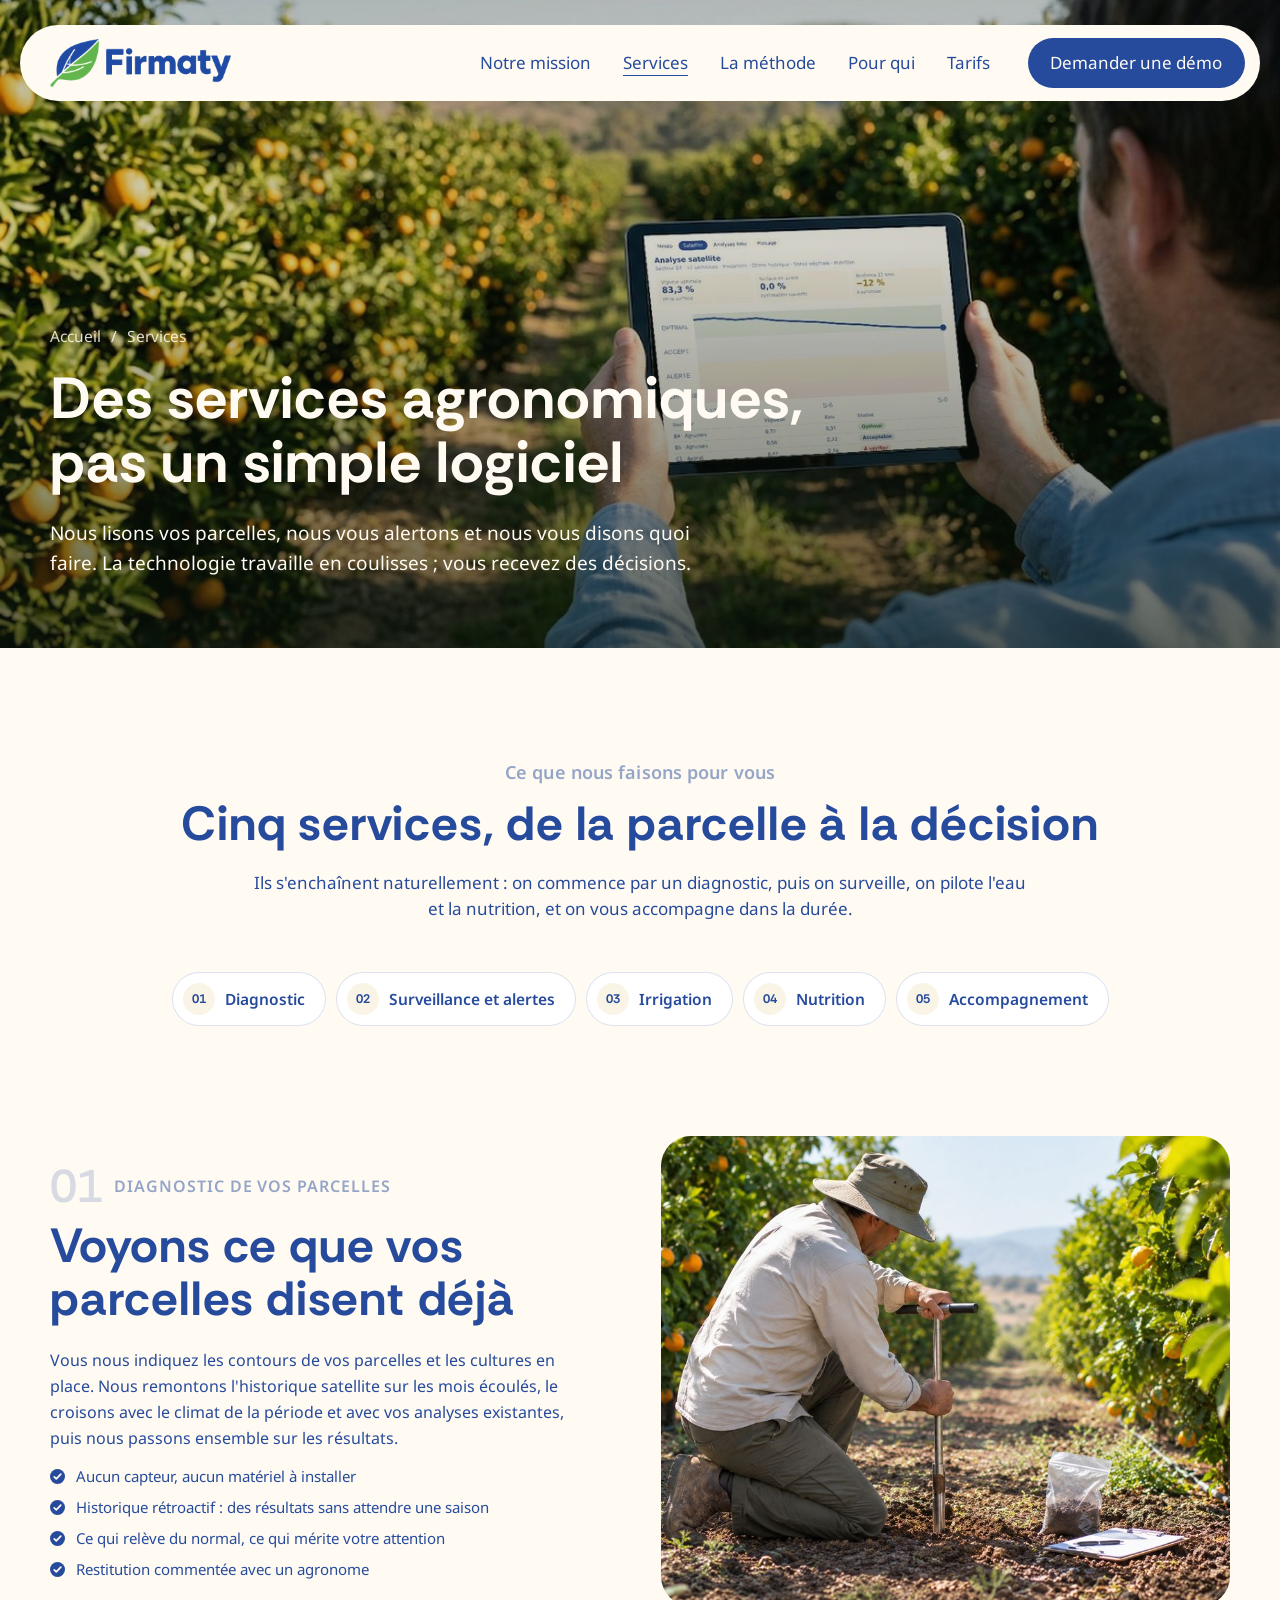
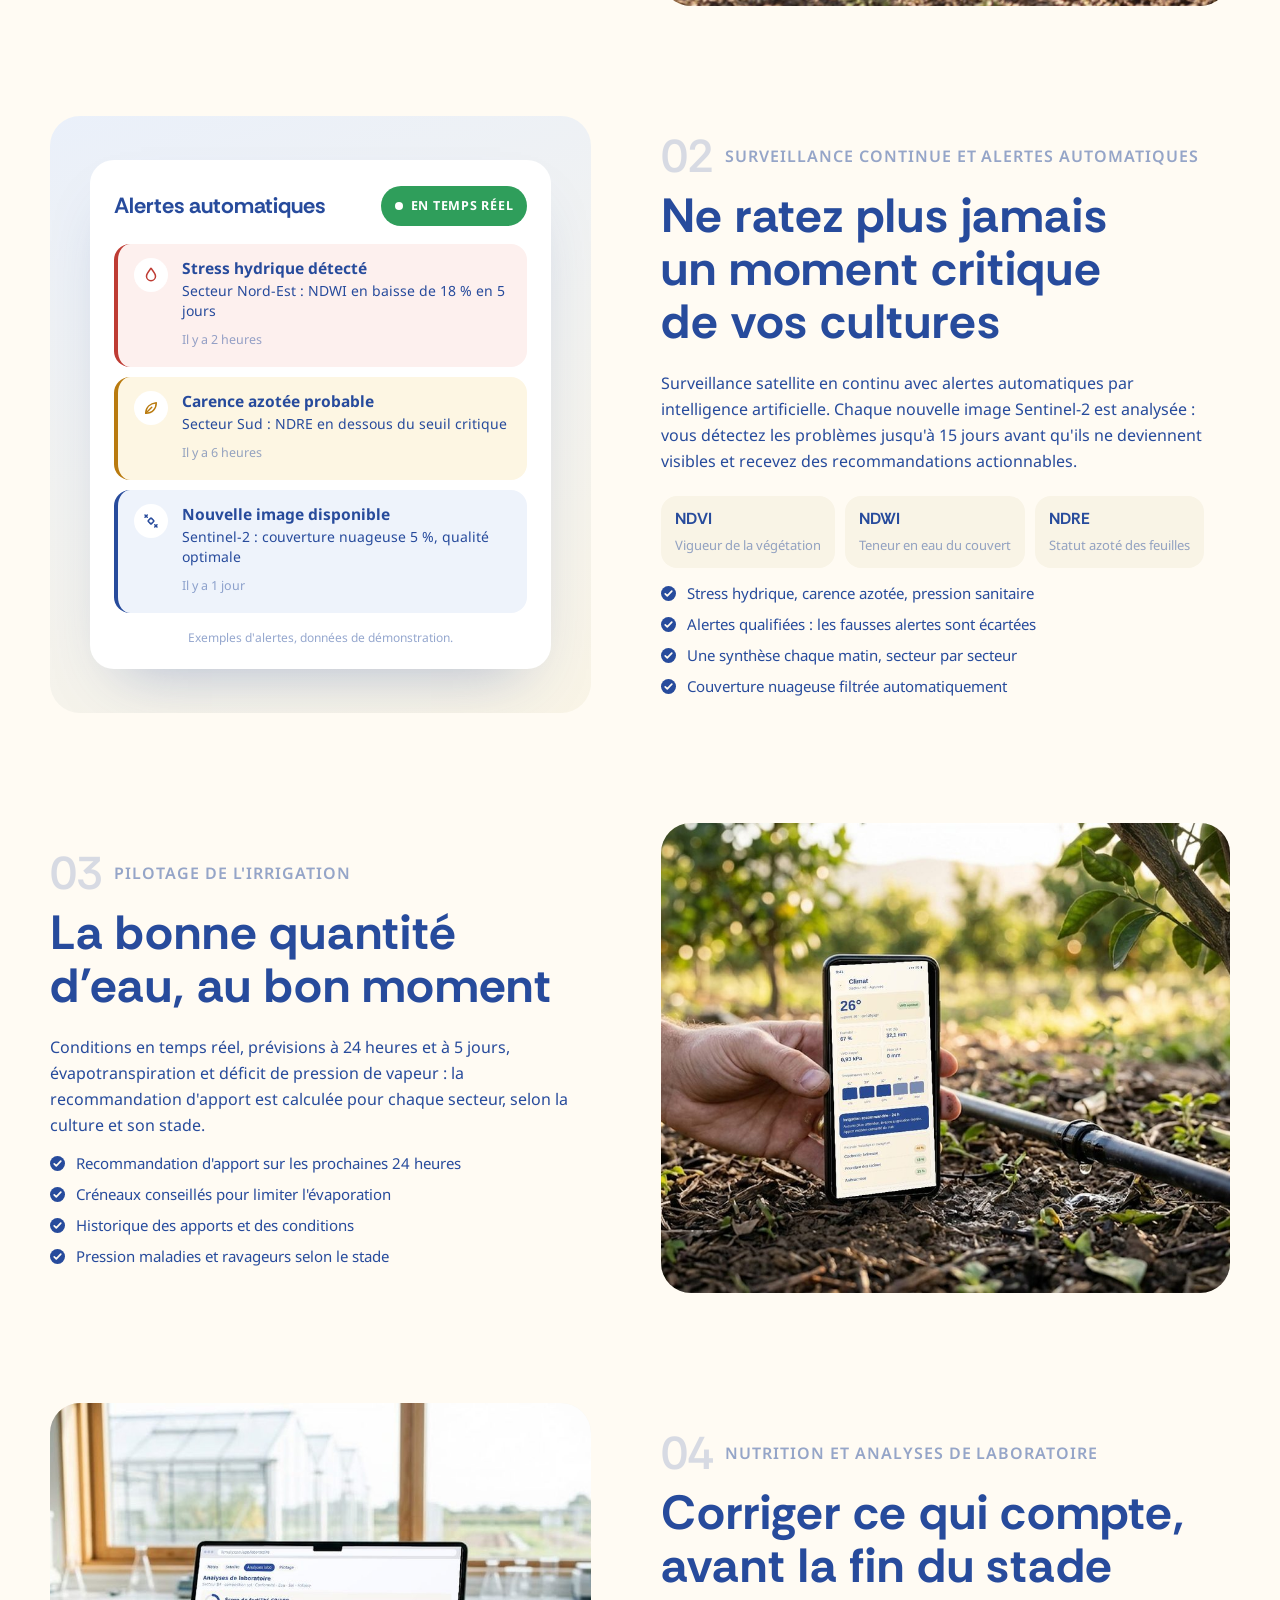
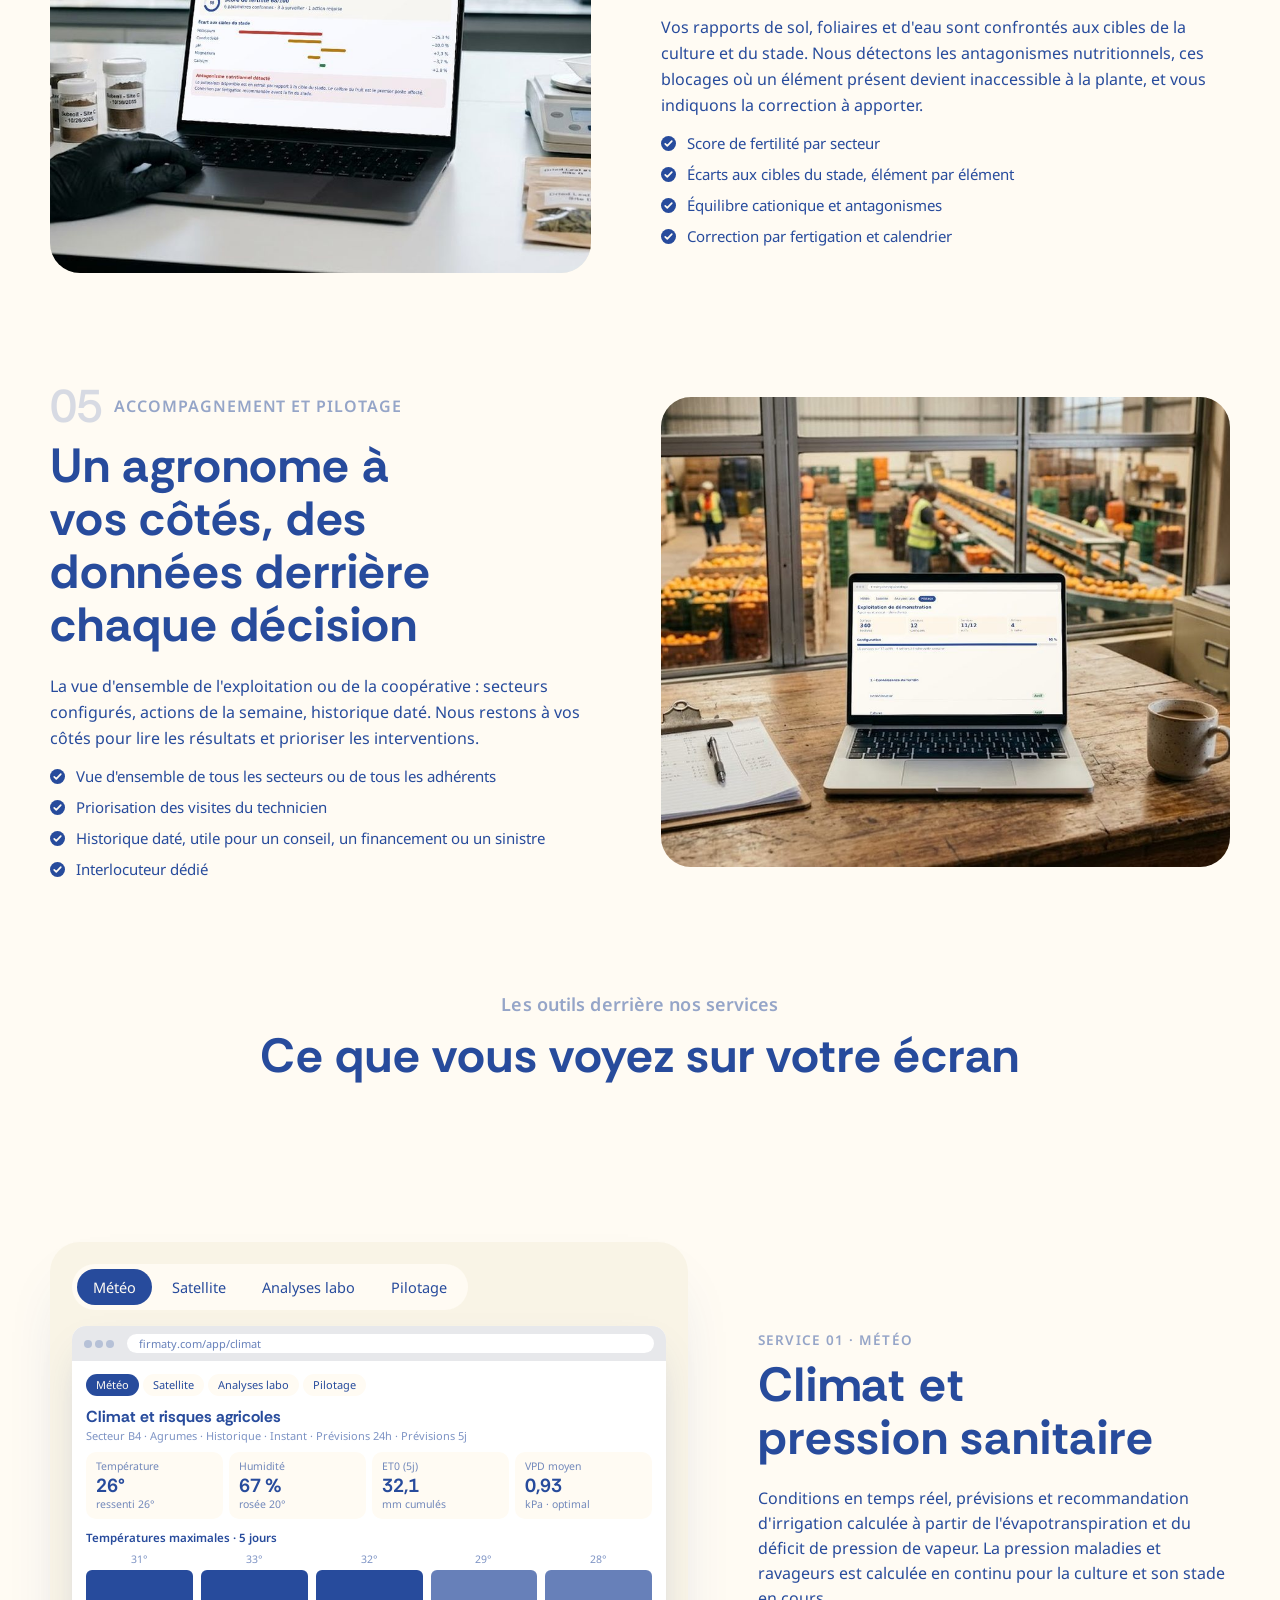
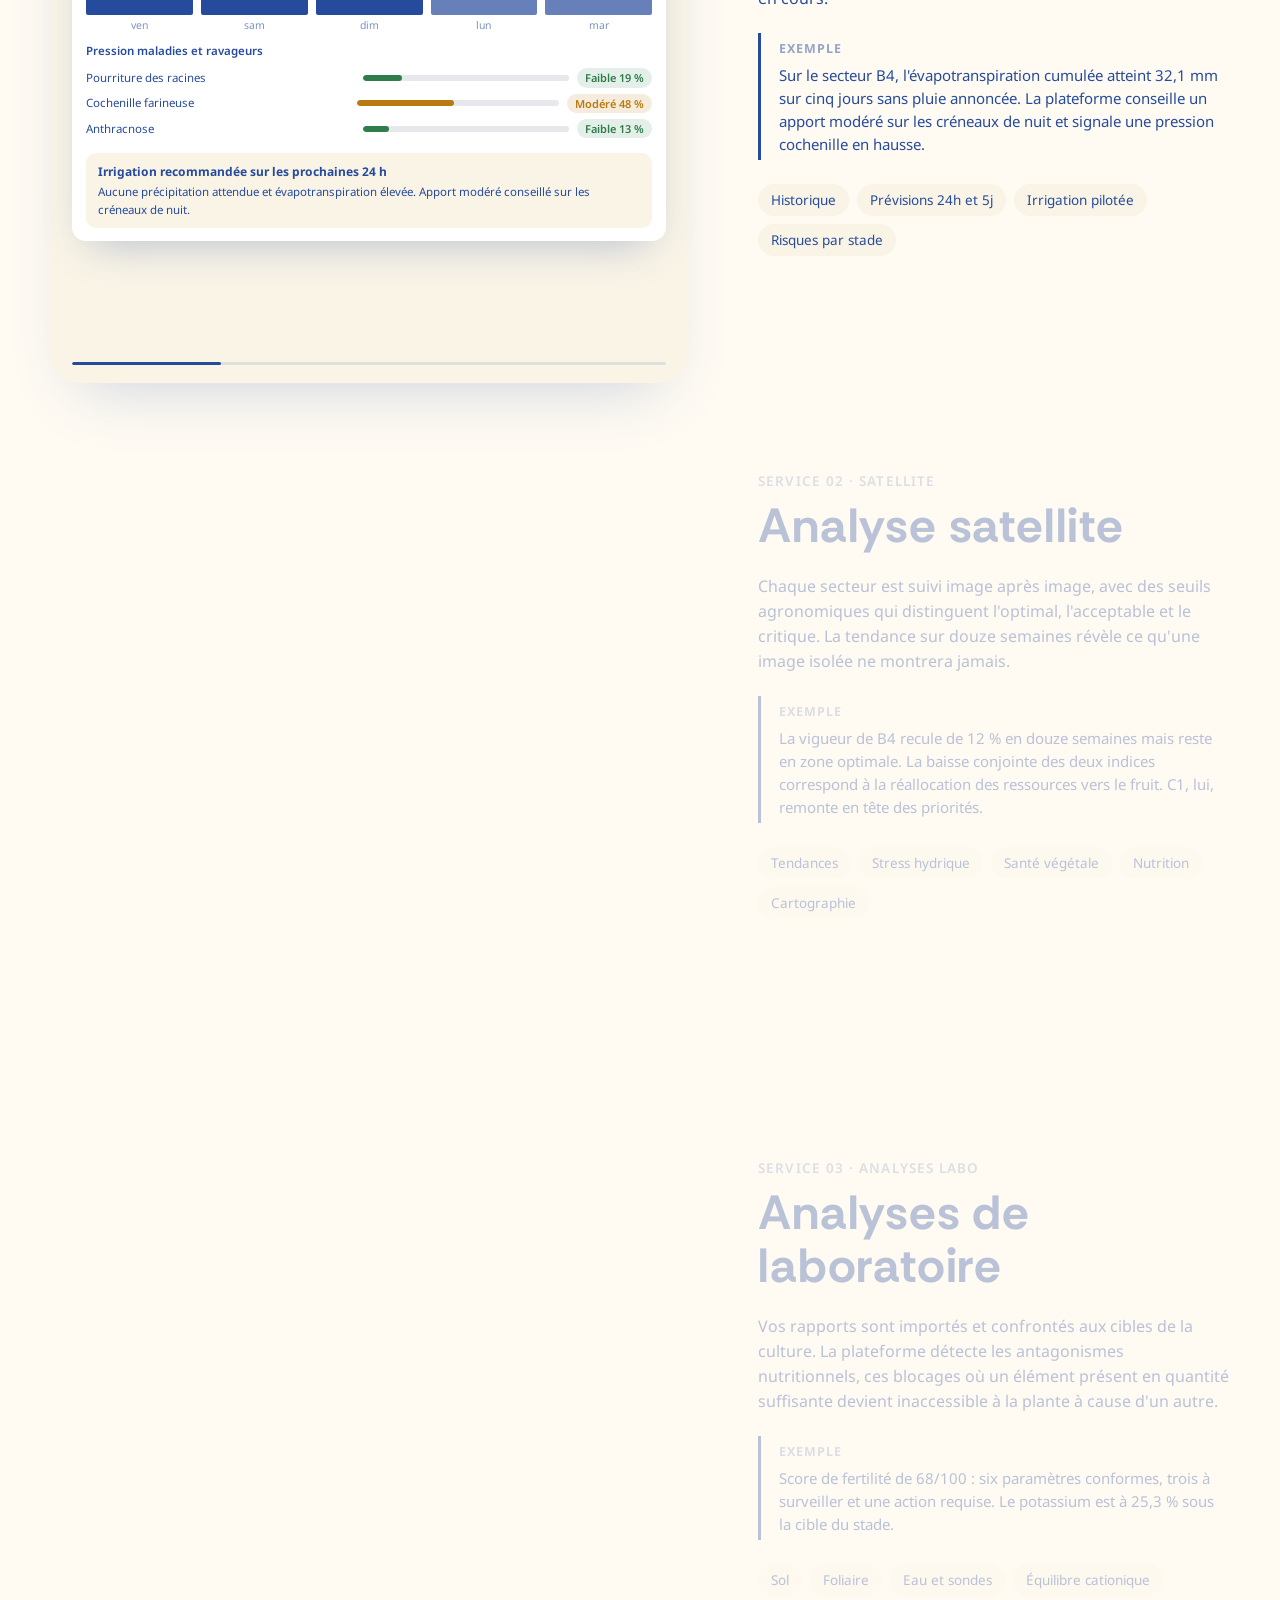
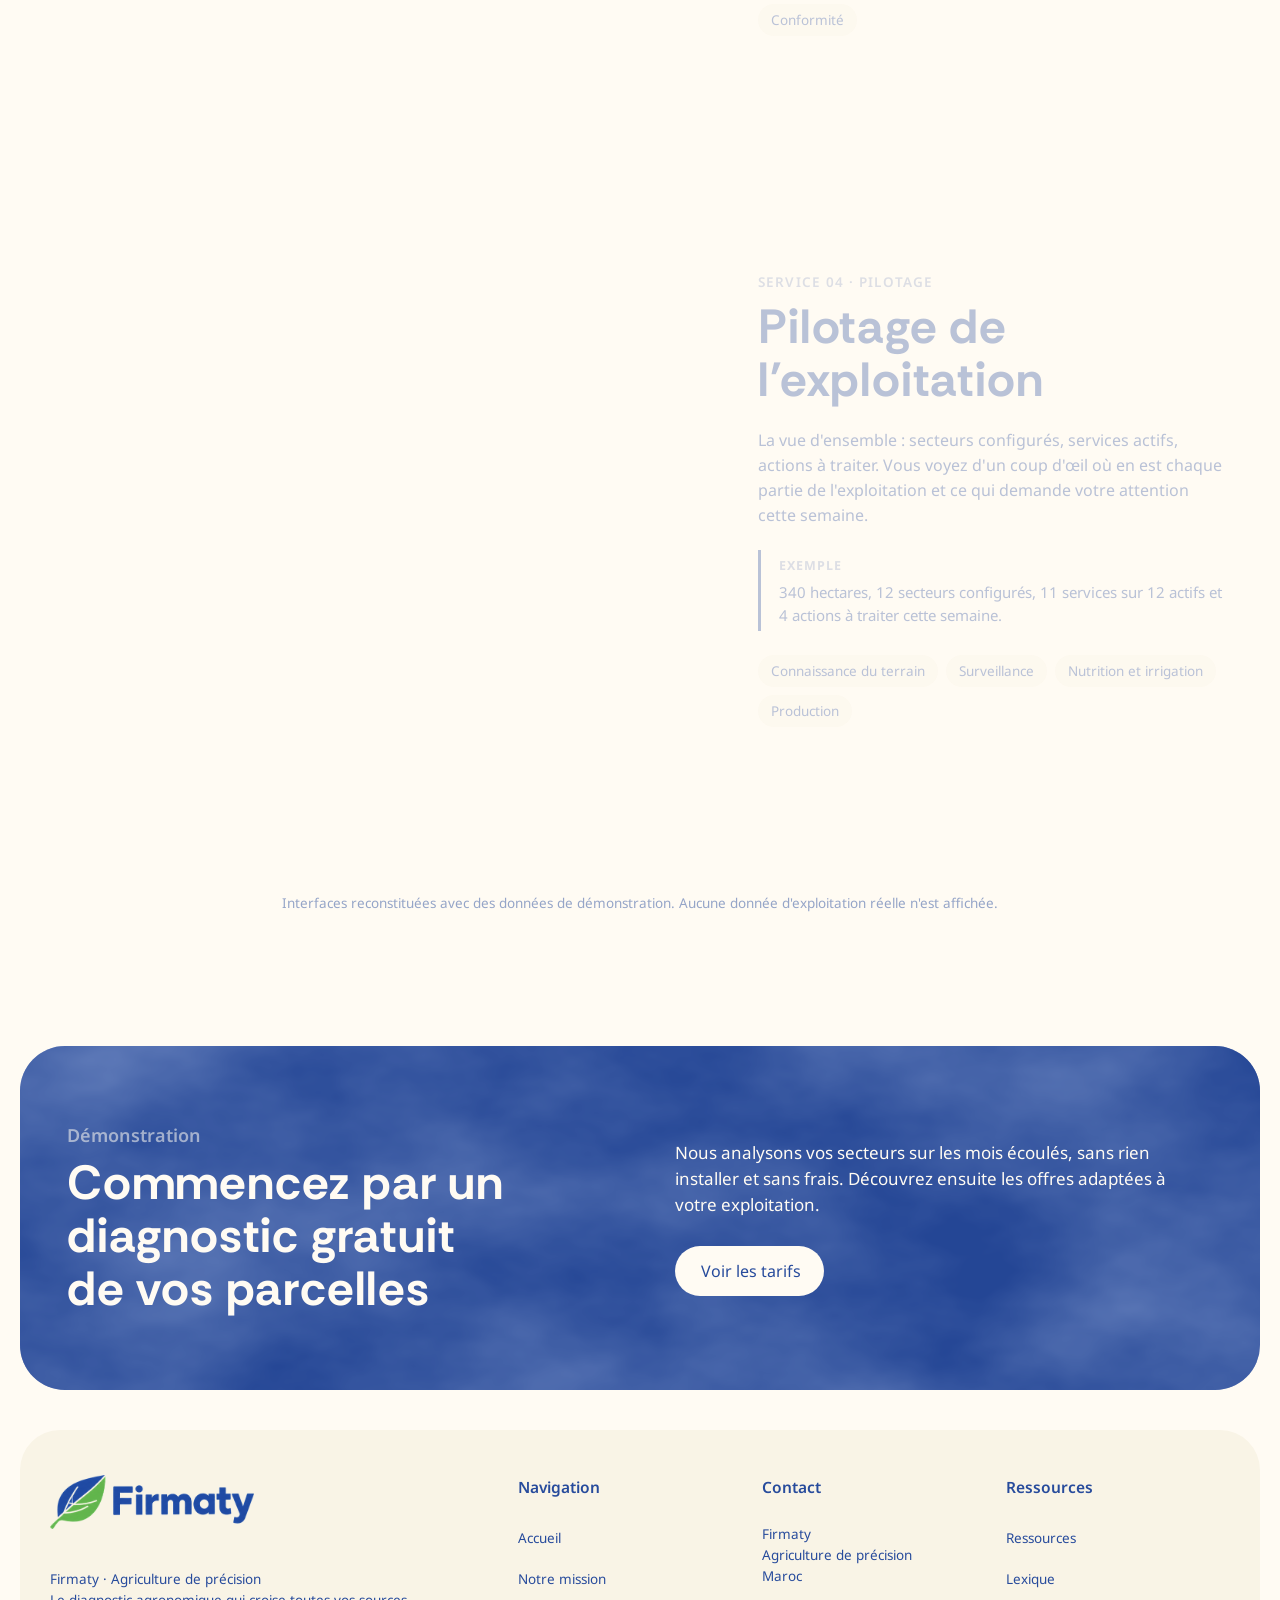
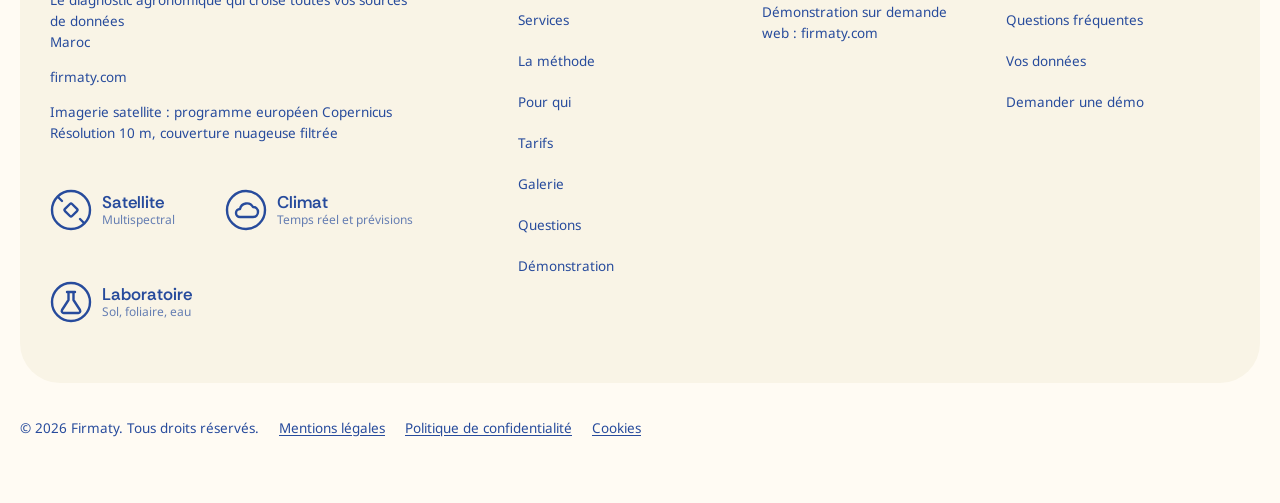
<file: site/services.html>
<!doctype html>
<html lang="fr">
<head>
<meta charset="utf-8">
<meta name="viewport" content="width=device-width, initial-scale=1, viewport-fit=cover">
<title>Services · Firmaty</title>
<meta name="description" content="Diagnostic, surveillance et alertes, irrigation, nutrition, accompagnement : les services agronomiques de Firmaty.">
<link rel="canonical" href="https://firmaty.com/services.html">
<link rel="icon" type="image/png" href="img/favicon-64.png"><link rel="apple-touch-icon" href="img/apple-touch-icon.png">
<meta name="theme-color" content="#274B9C">
<meta property="og:type" content="website"><meta property="og:site_name" content="Firmaty"><meta property="og:locale" content="fr_FR">
<meta property="og:title" content="Services · Firmaty"><meta property="og:description" content="Diagnostic, surveillance et alertes, irrigation, nutrition, accompagnement : les services agronomiques de Firmaty."><meta property="og:url" content="https://firmaty.com/services.html"><meta property="og:image" content="https://firmaty.com/img/hero.jpg">
<meta name="twitter:card" content="summary_large_image">
<link rel="preconnect" href="https://fonts.googleapis.com"><link rel="preconnect" href="https://fonts.gstatic.com" crossorigin><link href="https://fonts.googleapis.com/css2?family=Rethink+Sans:wght@500;600;700&family=Noto+Sans:wght@400;500;600;700&display=swap" rel="stylesheet">
<link rel="stylesheet" href="site.css">
</head>
<body>
<a class="skip" href="#contenu">Aller au contenu</a>
<div class="hdr" id="hdr">
  <nav class="bar" aria-label="Navigation principale">
    <a class="logo" href="index.html"><img src="img/logo-firmaty.png" alt="Firmaty, accueil" width="529" height="140"></a>
    <ul class="links">
      <li><a href="mission.html">Notre mission</a></li><li><a href="services.html" aria-current="page">Services</a></li><li><a href="methode.html">La méthode</a></li><li><a href="pour-qui.html">Pour qui</a></li><li><a href="tarifs.html">Tarifs</a></li>
      <li class="cta"><a class="btn btn-blue" href="contact.html">Demander une démo</a></li>
      <li class="bl"><button class="burger" id="burger" aria-expanded="false" aria-controls="drop" aria-label="Ouvrir le menu"><svg viewBox="0 0 24 24" fill="none" stroke="currentColor" stroke-width="2" stroke-linecap="round"><path d="M4 7h16M4 12h16M4 17h16"/></svg></button></li>
    </ul>
  </nav>
</div>
<div class="drop" id="drop"><a href="index.html">Accueil</a><a href="mission.html">Notre mission</a><a href="services.html" aria-current="page">Services</a><a href="methode.html">La méthode</a><a href="pour-qui.html">Pour qui</a><a href="tarifs.html">Tarifs</a><a class="btn btn-blue" href="contact.html">Demander une démo</a></div>
<header class="phero" id="top">
  <img class="bg" src="img/situ-satellite.jpg" alt="" fetchpriority="high" style="object-position:60% center">
  <p class="crumb a1"><a href="index.html">Accueil</a><span aria-hidden="true">/</span><span>Services</span></p>
  <h1 class="a1">Des services agronomiques, pas un simple logiciel</h1>
  <p class="lead a1">Nous lisons vos parcelles, nous vous alertons et nous vous disons quoi faire. La technologie travaille en coulisses ; vous recevez des décisions.</p>
</header>

<main id="contenu">
<section class="sec srv-index-wrap">
  <div class="sec-head">
    <p class="eyebrow a2">Ce que nous faisons pour vous</p>
    <h2 class="h2 a2" style="transition-delay:.1s">Cinq services, de la parcelle à la décision</h2>
    <p class="lede a2" style="transition-delay:.15s">Ils s'enchaînent naturellement : on commence par un diagnostic, puis on surveille, on pilote l'eau et la nutrition, et on vous accompagne dans la durée.</p>
  </div>
  <ol class="srv-index a2">
    <li><a href="#diagnostic"><span>01</span>Diagnostic</a></li>
    <li><a href="#surveillance"><span>02</span>Surveillance et alertes</a></li>
    <li><a href="#irrigation"><span>03</span>Irrigation</a></li>
    <li><a href="#nutrition"><span>04</span>Nutrition</a></li>
    <li><a href="#accompagnement"><span>05</span>Accompagnement</a></li>
  </ol>
</section>
<section class="srv" id="diagnostic">
  <div class="srv-txt">
    <p class="srv-n sl"><span>01</span>Diagnostic de vos parcelles</p>
    <h2 class="h2 sl" style="transition-delay:.1s">Voyons ce que vos parcelles disent déjà</h2>
    <p class="sl" style="transition-delay:.2s">Vous nous indiquez les contours de vos parcelles et les cultures en place. Nous remontons l'historique satellite sur les mois écoulés, le croisons avec le climat de la période et avec vos analyses existantes, puis nous passons ensemble sur les résultats.</p>
    
    <div class="sl" style="transition-delay:.25s"><ul class="ticks"><li>Aucun capteur, aucun matériel à installer</li><li>Historique rétroactif : des résultats sans attendre une saison</li><li>Ce qui relève du normal, ce qui mérite votre attention</li><li>Restitution commentée avec un agronome</li></ul></div>
  </div>
  <div class="srv-media fi"><img src="img/prelevement-sol.jpg" alt="Agronome prélevant un échantillon de sol entre deux rangs d'agrumes" loading="lazy" style="object-position:35% center"></div>
</section>
<section class="srv rev" id="surveillance">
  <div class="srv-txt">
    <p class="srv-n sl"><span>02</span>Surveillance continue et alertes automatiques</p>
    <h2 class="h2 sl" style="transition-delay:.1s">Ne ratez plus jamais un moment critique de vos cultures</h2>
    <p class="sl" style="transition-delay:.2s">Surveillance satellite en continu avec alertes automatiques par intelligence artificielle. Chaque nouvelle image Sentinel-2 est analysée : vous détectez les problèmes jusqu'à 15 jours avant qu'ils ne deviennent visibles et recevez des recommandations actionnables.</p>
    <dl class="indices sl" style="transition-delay:.2s">
  <div><dt>NDVI</dt><dd>Vigueur de la végétation</dd></div>
  <div><dt>NDWI</dt><dd>Teneur en eau du couvert</dd></div>
  <div><dt>NDRE</dt><dd>Statut azoté des feuilles</dd></div>
</dl>
    <div class="sl" style="transition-delay:.25s"><ul class="ticks"><li>Stress hydrique, carence azotée, pression sanitaire</li><li>Alertes qualifiées : les fausses alertes sont écartées</li><li>Une synthèse chaque matin, secteur par secteur</li><li>Couverture nuageuse filtrée automatiquement</li></ul></div>
  </div>
  <div class="srv-media fi"><div class="feed" data-play>
  <div class="feed-head"><b>Alertes automatiques</b><span class="live"><i></i>En temps réel</span></div>
  <ol class="feed-list">
    <li class="al crit"><span class="al-ic" aria-hidden="true"><svg viewBox="0 0 24 24" fill="none" stroke="currentColor" stroke-width="2" stroke-linecap="round" stroke-linejoin="round"><path d="M12 3c3 4 6 7.2 6 10.5A6 6 0 0 1 6 13.5C6 10.2 9 7 12 3z"/></svg></span><div><b>Stress hydrique détecté</b><p>Secteur Nord-Est : NDWI en baisse de 18 % en 5 jours</p><time>Il y a 2 heures</time></div></li>
    <li class="al warn"><span class="al-ic" aria-hidden="true"><svg viewBox="0 0 24 24" fill="none" stroke="currentColor" stroke-width="2" stroke-linecap="round" stroke-linejoin="round"><path d="M5 19c0-8 6-13 14-14 0 8-5 14-14 14z"/><path d="M5 19l8-8"/></svg></span><div><b>Carence azotée probable</b><p>Secteur Sud : NDRE en dessous du seuil critique</p><time>Il y a 6 heures</time></div></li>
    <li class="al inf"><span class="al-ic" aria-hidden="true"><svg viewBox="0 0 24 24" fill="none" stroke="currentColor" stroke-width="2" stroke-linecap="round" stroke-linejoin="round"><rect x="9" y="9" width="6" height="6" rx="1" transform="rotate(45 12 12)"/><path d="M7 7L4 4M17 17l3 3M4 7l3-3M20 17l-3 3"/></svg></span><div><b>Nouvelle image disponible</b><p>Sentinel-2 : couverture nuageuse 5 %, qualité optimale</p><time>Il y a 1 jour</time></div></li>
  </ol>
  <p class="feed-note">Exemples d'alertes, données de démonstration.</p>
</div></div>
</section>
<section class="srv" id="irrigation">
  <div class="srv-txt">
    <p class="srv-n sl"><span>03</span>Pilotage de l'irrigation</p>
    <h2 class="h2 sl" style="transition-delay:.1s">La bonne quantité d'eau, au bon moment</h2>
    <p class="sl" style="transition-delay:.2s">Conditions en temps réel, prévisions à 24 heures et à 5 jours, évapotranspiration et déficit de pression de vapeur : la recommandation d'apport est calculée pour chaque secteur, selon la culture et son stade.</p>
    
    <div class="sl" style="transition-delay:.25s"><ul class="ticks"><li>Recommandation d'apport sur les prochaines 24 heures</li><li>Créneaux conseillés pour limiter l'évaporation</li><li>Historique des apports et des conditions</li><li>Pression maladies et ravageurs selon le stade</li></ul></div>
  </div>
  <div class="srv-media fi"><img src="img/situ-climat.jpg" alt="L'écran Climat de Firmaty sur un téléphone, au pied d'un jeune agrume" loading="lazy" style="object-position:34% center"></div>
</section>
<section class="srv rev" id="nutrition">
  <div class="srv-txt">
    <p class="srv-n sl"><span>04</span>Nutrition et analyses de laboratoire</p>
    <h2 class="h2 sl" style="transition-delay:.1s">Corriger ce qui compte, avant la fin du stade</h2>
    <p class="sl" style="transition-delay:.2s">Vos rapports de sol, foliaires et d'eau sont confrontés aux cibles de la culture et du stade. Nous détectons les antagonismes nutritionnels, ces blocages où un élément présent devient inaccessible à la plante, et vous indiquons la correction à apporter.</p>
    
    <div class="sl" style="transition-delay:.25s"><ul class="ticks"><li>Score de fertilité par secteur</li><li>Écarts aux cibles du stade, élément par élément</li><li>Équilibre cationique et antagonismes</li><li>Correction par fertigation et calendrier</li></ul></div>
  </div>
  <div class="srv-media fi"><img src="img/situ-labo.jpg" alt="L'écran Laboratoire de Firmaty sur un ordinateur, au milieu d'échantillons de sol et de feuilles" loading="lazy" style="object-position:center"></div>
</section>
<section class="srv" id="accompagnement">
  <div class="srv-txt">
    <p class="srv-n sl"><span>05</span>Accompagnement et pilotage</p>
    <h2 class="h2 sl" style="transition-delay:.1s">Un agronome à vos côtés, des données derrière chaque décision</h2>
    <p class="sl" style="transition-delay:.2s">La vue d'ensemble de l'exploitation ou de la coopérative : secteurs configurés, actions de la semaine, historique daté. Nous restons à vos côtés pour lire les résultats et prioriser les interventions.</p>
    
    <div class="sl" style="transition-delay:.25s"><ul class="ticks"><li>Vue d'ensemble de tous les secteurs ou de tous les adhérents</li><li>Priorisation des visites du technicien</li><li>Historique daté, utile pour un conseil, un financement ou un sinistre</li><li>Interlocuteur dédié</li></ul></div>
  </div>
  <div class="srv-media fi"><img src="img/situ-pilotage.jpg" alt="Le tableau de bord Pilotage de Firmaty au bureau d'une station de conditionnement" loading="lazy" style="object-position:center"></div>
</section>

<section class="sec">
  <div class="sec-head">
    <p class="eyebrow a2">Les outils derrière nos services</p>
    <h2 class="h2 a2" style="transition-delay:.1s">Ce que vous voyez sur votre écran</h2>
  </div>
</section>
<section class="scrolly" aria-label="Les quatre écrans de la plateforme">
  <div class="st-sticky">
    <div class="st-stage">
      <div class="st-tabs" role="tablist" aria-label="Écrans"><button type="button" role="tab" class="st-tab on" data-i="0" aria-selected="true">Météo</button><button type="button" role="tab" class="st-tab" data-i="1" aria-selected="false">Satellite</button><button type="button" role="tab" class="st-tab" data-i="2" aria-selected="false">Analyses labo</button><button type="button" role="tab" class="st-tab" data-i="3" aria-selected="false">Pilotage</button><span class="st-ink" aria-hidden="true"></span></div>
      <div class="st-frames"><div class="st-frame on" data-i="0"><div class="screen static" role="img" aria-label="Écran Climat et pression sanitaire, données de démonstration"><div class="chrome"><b><i></i><i></i><i></i></b><span>firmaty.com/app/climat</span></div><div class="app"><div class="tabs"><span class="on">Météo</span><span>Satellite</span><span>Analyses labo</span><span>Pilotage</span></div>
<h4>Climat et risques agricoles</h4><div class="meta">Secteur B4 · Agrumes · Historique · Instant · Prévisions 24h · Prévisions 5j</div>
<div class="kpis k4">
  <div class="kpi"><small>Température</small><b>26°</b><em>ressenti 26°</em></div>
  <div class="kpi"><small>Humidité</small><b>67 %</b><em>rosée 20°</em></div>
  <div class="kpi"><small>ET0 (5j)</small><b>32,1</b><em>mm cumulés</em></div>
  <div class="kpi"><small>VPD moyen</small><b>0,93</b><em>kPa · optimal</em></div>
</div>
<div class="lbl">Températures maximales · 5 jours</div>
<div class="bars5">
  <div><span>31°</span><i style="height:72%"></i><span>ven</span></div>
  <div><span>33°</span><i style="height:82%"></i><span>sam</span></div>
  <div><span>32°</span><i style="height:77%"></i><span>dim</span></div>
  <div><span>29°</span><i style="height:62%;opacity:.7"></i><span>lun</span></div>
  <div><span>28°</span><i style="height:57%;opacity:.7"></i><span>mar</span></div>
</div>
<div class="lbl">Pression maladies et ravageurs</div>
<div class="risk"><span>Pourriture des racines</span><div class="track"><i style="width:19%;background:var(--ok)"></i></div><span class="chip ok">Faible 19 %</span></div>
<div class="risk"><span>Cochenille farineuse</span><div class="track"><i style="width:48%;background:var(--warn)"></i></div><span class="chip warn">Modéré 48 %</span></div>
<div class="risk"><span>Anthracnose</span><div class="track"><i style="width:13%;background:var(--ok)"></i></div><span class="chip ok">Faible 13 %</span></div>
<div class="alert"><b>Irrigation recommandée sur les prochaines 24 h</b>Aucune précipitation attendue et évapotranspiration élevée. Apport modéré conseillé sur les créneaux de nuit.</div>
</div></div></div><div class="st-frame" data-i="1"><div class="screen static" role="img" aria-label="Écran Analyse satellite, données de démonstration"><div class="chrome"><b><i></i><i></i><i></i></b><span>firmaty.com/app/satellite</span></div><div class="app"><div class="tabs"><span>Météo</span><span class="on">Satellite</span><span>Analyses labo</span><span>Pilotage</span></div>
<h4>Analyse satellite</h4><div class="meta">Secteur B4 · 12 semaines · Tendances · Stress hydrique · Santé végétale · Nutrition</div>
<div class="kpis k3">
  <div class="kpi"><small>Vigueur optimale</small><b>83,3 %</b><em>de la surface</em></div>
  <div class="kpi"><small>Surface en stress</small><b>0,0 %</b><em>hydratation correcte</em></div>
  <div class="kpi"><small>Tendance 12 sem.</small><b style="color:var(--warn)">−12 %</b><em>à surveiller</em></div>
</div>
<svg viewBox="0 0 360 132" style="margin-top:10px;width:100%" role="img" aria-label="Vigueur du secteur B4 passée de 0,82 à 0,72 sur douze semaines, toujours en zone optimale">
  <rect x="40" y="6" width="314" height="30" fill="rgba(47,125,74,.12)"/><rect x="40" y="36" width="314" height="30" fill="rgba(39,75,156,.06)"/><rect x="40" y="66" width="314" height="30" fill="rgba(185,122,14,.10)"/><rect x="40" y="96" width="314" height="20" fill="rgba(190,59,51,.09)"/>
  <g font-size="7.5" font-family="Noto Sans,sans-serif" fill="#274B9C" fill-opacity=".75"><text x="0" y="24">OPTIMAL</text><text x="0" y="54">ACCEPT.</text><text x="0" y="84">ALERTE</text><text x="0" y="109">CRITIQUE</text></g>
  <polyline fill="none" stroke="#274B9C" stroke-width="2.2" stroke-linejoin="round" points="40,13 66,12 92,15 118,14 144,18 170,20 196,22 222,25 248,27 274,30 300,32 327,34 354,35"/>
  <circle cx="354" cy="35" r="4" fill="#274B9C"/>
  <g font-size="8" font-family="Noto Sans,sans-serif" fill="#274B9C" fill-opacity=".7"><text x="40" y="129">S-12</text><text x="190" y="129">S-6</text><text x="338" y="129">S-0</text></g>
</svg>
<table class="mini"><thead><tr><th>Secteur</th><th>Vigueur</th><th>Eau</th><th>Statut</th></tr></thead><tbody>
  <tr><td>B4 · Agrumes</td><td>0,72</td><td>0,31</td><td><span class="chip ok">Optimal</span></td></tr>
  <tr><td>B5 · Agrumes</td><td>0,58</td><td>0,22</td><td><span class="chip n">Acceptable</span></td></tr>
  <tr><td>C1 · Avocat</td><td>0,47</td><td>0,14</td><td><span class="chip crit">À vérifier</span></td></tr>
</tbody></table>
<div class="alert"><b>Vigueur stable en phase productive</b>La baisse conjointe des deux indices correspond à la réallocation des ressources vers le fruit. Le secteur C1 fait exception et remonte en tête des priorités.</div>
</div></div></div><div class="st-frame" data-i="2"><div class="screen static" role="img" aria-label="Écran Analyses de laboratoire, données de démonstration"><div class="chrome"><b><i></i><i></i><i></i></b><span>firmaty.com/app/laboratoire</span></div><div class="app"><div class="tabs"><span>Météo</span><span>Satellite</span><span class="on">Analyses labo</span><span>Pilotage</span></div>
<h4>Analyses de laboratoire</h4><div class="meta">Secteur B4 · composition sol · Conformité · Eau · Sol · Foliaire</div>
<div class="ring">
  <svg viewBox="0 0 60 60" role="img" aria-label="Score de fertilité 68 sur 100"><circle cx="30" cy="30" r="24" fill="none" stroke="#E7E8EB" stroke-width="7"/><circle cx="30" cy="30" r="24" fill="none" stroke="#274B9C" stroke-width="7" stroke-linecap="round" stroke-dasharray="102.5 150.8" transform="rotate(-90 30 30)"/><text x="30" y="34.5" text-anchor="middle" font-size="14" font-weight="700" font-family="Rethink Sans,sans-serif" fill="#274B9C">68</text></svg>
  <div><b>Score de fertilité 68/100</b>6 paramètres conformes · 3 à surveiller · 1 action requise</div>
</div>
<div class="lbl">Écart aux cibles du stade</div>
<div class="dev"><span>Potassium</span><div class="ax"><i style="right:50%;width:42.2%;background:var(--crit)"></i></div><span>−25,3 %</span></div>
<div class="dev"><span>Conductivité</span><div class="ax"><i style="right:50%;width:16.7%;background:var(--warn)"></i></div><span>−10,0 %</span></div>
<div class="dev"><span>pH</span><div class="ax"><i style="left:50%;width:12.2%;background:var(--warn)"></i></div><span>+7,3 %</span></div>
<div class="dev"><span>Magnésium</span><div class="ax"><i style="right:50%;width:6.2%;background:var(--warn)"></i></div><span>−3,7 %</span></div>
<div class="dev"><span>Calcium</span><div class="ax"><i style="left:50%;width:3%;background:var(--ok)"></i></div><span>+1,8 %</span></div>
<div class="alert crit"><b>Antagonisme nutritionnel détecté</b>Le potassium disponible est en retrait par rapport à la cible du stade. Le calibre du fruit est le premier poste affecté. Correction par fertigation recommandée avant la fin du stade.</div>
</div></div></div><div class="st-frame" data-i="3"><div class="screen static" role="img" aria-label="Écran Pilotage de l'exploitation, données de démonstration"><div class="chrome"><b><i></i><i></i><i></i></b><span>firmaty.com/app/pilotage</span></div><div class="app"><div class="tabs"><span>Météo</span><span>Satellite</span><span>Analyses labo</span><span class="on">Pilotage</span></div>
<h4>Exploitation de démonstration</h4><div class="meta">Agrumes et avocat · plein champ</div>
<div class="kpis k4">
  <div class="kpi"><small>Surface</small><b>340</b><em>hectares</em></div>
  <div class="kpi"><small>Secteurs</small><b>12</b><em>configurés</em></div>
  <div class="kpi"><small>Services</small><b>11/12</b><em>actifs</em></div>
  <div class="kpi"><small>Actions</small><b>4</b><em>à traiter</em></div>
</div>
<div class="lbl" style="display:flex;justify-content:space-between"><span>Configuration</span><span>90 %</span></div>
<div class="prog"><i></i></div>
<div class="meta">11 services sur 12 actifs · 4 actions à traiter cette semaine</div>
<div class="svc"><h5>1 · Connaissance du terrain</h5><div>Géolocalisation<span class="chip ok">Actif</span></div><div>Cultures<span class="chip ok">Actif</span></div><div>Secteurs<span class="chip ok">Actif</span></div></div>
<div class="svc"><h5>2 · Surveillance et protection</h5><div>Météorologie<span class="chip ok">Actif</span></div><div>Imagerie satellite<span class="chip ok">Actif</span></div><div>Phytosanitaire<span class="chip warn">4 risques</span></div></div>
<div class="svc"><h5>3 · Nutrition et irrigation</h5><div>Fertilisation<span class="chip ok">Actif</span></div><div>Analyses labo<span class="chip ok">Actif</span></div><div>Programmes<span class="chip crit">1 action</span></div></div>
</div></div></div></div>
      <div class="st-progress" aria-hidden="true"><i></i></div>
    </div>
  </div>
  <div class="st-steps"><article class="st-step on" data-i="0" id="service-1">
      <span class="k">SERVICE 01 · MÉTÉO</span>
      <h2 class="h2">Climat et pression sanitaire</h2>
      <p>Conditions en temps réel, prévisions et recommandation d'irrigation calculée à partir de l'évapotranspiration et du déficit de pression de vapeur. La pression maladies et ravageurs est calculée en continu pour la culture et son stade en cours.</p>
      <div class="st-ex"><b>Exemple</b>Sur le secteur B4, l'évapotranspiration cumulée atteint 32,1 mm sur cinq jours sans pluie annoncée. La plateforme conseille un apport modéré sur les créneaux de nuit et signale une pression cochenille en hausse.</div>
      <ul class="tags"><li>Historique</li><li>Prévisions 24h et 5j</li><li>Irrigation pilotée</li><li>Risques par stade</li></ul>
      <div class="st-mobile"><div class="screen static" role="img" aria-label="Écran Climat et pression sanitaire, données de démonstration"><div class="chrome"><b><i></i><i></i><i></i></b><span>firmaty.com/app/climat</span></div><div class="app"><div class="tabs"><span class="on">Météo</span><span>Satellite</span><span>Analyses labo</span><span>Pilotage</span></div>
<h4>Climat et risques agricoles</h4><div class="meta">Secteur B4 · Agrumes · Historique · Instant · Prévisions 24h · Prévisions 5j</div>
<div class="kpis k4">
  <div class="kpi"><small>Température</small><b>26°</b><em>ressenti 26°</em></div>
  <div class="kpi"><small>Humidité</small><b>67 %</b><em>rosée 20°</em></div>
  <div class="kpi"><small>ET0 (5j)</small><b>32,1</b><em>mm cumulés</em></div>
  <div class="kpi"><small>VPD moyen</small><b>0,93</b><em>kPa · optimal</em></div>
</div>
<div class="lbl">Températures maximales · 5 jours</div>
<div class="bars5">
  <div><span>31°</span><i style="height:72%"></i><span>ven</span></div>
  <div><span>33°</span><i style="height:82%"></i><span>sam</span></div>
  <div><span>32°</span><i style="height:77%"></i><span>dim</span></div>
  <div><span>29°</span><i style="height:62%;opacity:.7"></i><span>lun</span></div>
  <div><span>28°</span><i style="height:57%;opacity:.7"></i><span>mar</span></div>
</div>
<div class="lbl">Pression maladies et ravageurs</div>
<div class="risk"><span>Pourriture des racines</span><div class="track"><i style="width:19%;background:var(--ok)"></i></div><span class="chip ok">Faible 19 %</span></div>
<div class="risk"><span>Cochenille farineuse</span><div class="track"><i style="width:48%;background:var(--warn)"></i></div><span class="chip warn">Modéré 48 %</span></div>
<div class="risk"><span>Anthracnose</span><div class="track"><i style="width:13%;background:var(--ok)"></i></div><span class="chip ok">Faible 13 %</span></div>
<div class="alert"><b>Irrigation recommandée sur les prochaines 24 h</b>Aucune précipitation attendue et évapotranspiration élevée. Apport modéré conseillé sur les créneaux de nuit.</div>
</div></div></div>
    </article><article class="st-step" data-i="1" id="service-2">
      <span class="k">SERVICE 02 · SATELLITE</span>
      <h2 class="h2">Analyse satellite</h2>
      <p>Chaque secteur est suivi image après image, avec des seuils agronomiques qui distinguent l'optimal, l'acceptable et le critique. La tendance sur douze semaines révèle ce qu'une image isolée ne montrera jamais.</p>
      <div class="st-ex"><b>Exemple</b>La vigueur de B4 recule de 12 % en douze semaines mais reste en zone optimale. La baisse conjointe des deux indices correspond à la réallocation des ressources vers le fruit. C1, lui, remonte en tête des priorités.</div>
      <ul class="tags"><li>Tendances</li><li>Stress hydrique</li><li>Santé végétale</li><li>Nutrition</li><li>Cartographie</li></ul>
      <div class="st-mobile"><div class="screen static" role="img" aria-label="Écran Analyse satellite, données de démonstration"><div class="chrome"><b><i></i><i></i><i></i></b><span>firmaty.com/app/satellite</span></div><div class="app"><div class="tabs"><span>Météo</span><span class="on">Satellite</span><span>Analyses labo</span><span>Pilotage</span></div>
<h4>Analyse satellite</h4><div class="meta">Secteur B4 · 12 semaines · Tendances · Stress hydrique · Santé végétale · Nutrition</div>
<div class="kpis k3">
  <div class="kpi"><small>Vigueur optimale</small><b>83,3 %</b><em>de la surface</em></div>
  <div class="kpi"><small>Surface en stress</small><b>0,0 %</b><em>hydratation correcte</em></div>
  <div class="kpi"><small>Tendance 12 sem.</small><b style="color:var(--warn)">−12 %</b><em>à surveiller</em></div>
</div>
<svg viewBox="0 0 360 132" style="margin-top:10px;width:100%" role="img" aria-label="Vigueur du secteur B4 passée de 0,82 à 0,72 sur douze semaines, toujours en zone optimale">
  <rect x="40" y="6" width="314" height="30" fill="rgba(47,125,74,.12)"/><rect x="40" y="36" width="314" height="30" fill="rgba(39,75,156,.06)"/><rect x="40" y="66" width="314" height="30" fill="rgba(185,122,14,.10)"/><rect x="40" y="96" width="314" height="20" fill="rgba(190,59,51,.09)"/>
  <g font-size="7.5" font-family="Noto Sans,sans-serif" fill="#274B9C" fill-opacity=".75"><text x="0" y="24">OPTIMAL</text><text x="0" y="54">ACCEPT.</text><text x="0" y="84">ALERTE</text><text x="0" y="109">CRITIQUE</text></g>
  <polyline fill="none" stroke="#274B9C" stroke-width="2.2" stroke-linejoin="round" points="40,13 66,12 92,15 118,14 144,18 170,20 196,22 222,25 248,27 274,30 300,32 327,34 354,35"/>
  <circle cx="354" cy="35" r="4" fill="#274B9C"/>
  <g font-size="8" font-family="Noto Sans,sans-serif" fill="#274B9C" fill-opacity=".7"><text x="40" y="129">S-12</text><text x="190" y="129">S-6</text><text x="338" y="129">S-0</text></g>
</svg>
<table class="mini"><thead><tr><th>Secteur</th><th>Vigueur</th><th>Eau</th><th>Statut</th></tr></thead><tbody>
  <tr><td>B4 · Agrumes</td><td>0,72</td><td>0,31</td><td><span class="chip ok">Optimal</span></td></tr>
  <tr><td>B5 · Agrumes</td><td>0,58</td><td>0,22</td><td><span class="chip n">Acceptable</span></td></tr>
  <tr><td>C1 · Avocat</td><td>0,47</td><td>0,14</td><td><span class="chip crit">À vérifier</span></td></tr>
</tbody></table>
<div class="alert"><b>Vigueur stable en phase productive</b>La baisse conjointe des deux indices correspond à la réallocation des ressources vers le fruit. Le secteur C1 fait exception et remonte en tête des priorités.</div>
</div></div></div>
    </article><article class="st-step" data-i="2" id="service-3">
      <span class="k">SERVICE 03 · ANALYSES LABO</span>
      <h2 class="h2">Analyses de laboratoire</h2>
      <p>Vos rapports sont importés et confrontés aux cibles de la culture. La plateforme détecte les antagonismes nutritionnels, ces blocages où un élément présent en quantité suffisante devient inaccessible à la plante à cause d'un autre.</p>
      <div class="st-ex"><b>Exemple</b>Score de fertilité de 68/100 : six paramètres conformes, trois à surveiller et une action requise. Le potassium est à 25,3 % sous la cible du stade.</div>
      <ul class="tags"><li>Sol</li><li>Foliaire</li><li>Eau et sondes</li><li>Équilibre cationique</li><li>Conformité</li></ul>
      <div class="st-mobile"><div class="screen static" role="img" aria-label="Écran Analyses de laboratoire, données de démonstration"><div class="chrome"><b><i></i><i></i><i></i></b><span>firmaty.com/app/laboratoire</span></div><div class="app"><div class="tabs"><span>Météo</span><span>Satellite</span><span class="on">Analyses labo</span><span>Pilotage</span></div>
<h4>Analyses de laboratoire</h4><div class="meta">Secteur B4 · composition sol · Conformité · Eau · Sol · Foliaire</div>
<div class="ring">
  <svg viewBox="0 0 60 60" role="img" aria-label="Score de fertilité 68 sur 100"><circle cx="30" cy="30" r="24" fill="none" stroke="#E7E8EB" stroke-width="7"/><circle cx="30" cy="30" r="24" fill="none" stroke="#274B9C" stroke-width="7" stroke-linecap="round" stroke-dasharray="102.5 150.8" transform="rotate(-90 30 30)"/><text x="30" y="34.5" text-anchor="middle" font-size="14" font-weight="700" font-family="Rethink Sans,sans-serif" fill="#274B9C">68</text></svg>
  <div><b>Score de fertilité 68/100</b>6 paramètres conformes · 3 à surveiller · 1 action requise</div>
</div>
<div class="lbl">Écart aux cibles du stade</div>
<div class="dev"><span>Potassium</span><div class="ax"><i style="right:50%;width:42.2%;background:var(--crit)"></i></div><span>−25,3 %</span></div>
<div class="dev"><span>Conductivité</span><div class="ax"><i style="right:50%;width:16.7%;background:var(--warn)"></i></div><span>−10,0 %</span></div>
<div class="dev"><span>pH</span><div class="ax"><i style="left:50%;width:12.2%;background:var(--warn)"></i></div><span>+7,3 %</span></div>
<div class="dev"><span>Magnésium</span><div class="ax"><i style="right:50%;width:6.2%;background:var(--warn)"></i></div><span>−3,7 %</span></div>
<div class="dev"><span>Calcium</span><div class="ax"><i style="left:50%;width:3%;background:var(--ok)"></i></div><span>+1,8 %</span></div>
<div class="alert crit"><b>Antagonisme nutritionnel détecté</b>Le potassium disponible est en retrait par rapport à la cible du stade. Le calibre du fruit est le premier poste affecté. Correction par fertigation recommandée avant la fin du stade.</div>
</div></div></div>
    </article><article class="st-step" data-i="3" id="service-4">
      <span class="k">SERVICE 04 · PILOTAGE</span>
      <h2 class="h2">Pilotage de l'exploitation</h2>
      <p>La vue d'ensemble : secteurs configurés, services actifs, actions à traiter. Vous voyez d'un coup d'œil où en est chaque partie de l'exploitation et ce qui demande votre attention cette semaine.</p>
      <div class="st-ex"><b>Exemple</b>340 hectares, 12 secteurs configurés, 11 services sur 12 actifs et 4 actions à traiter cette semaine.</div>
      <ul class="tags"><li>Connaissance du terrain</li><li>Surveillance</li><li>Nutrition et irrigation</li><li>Production</li></ul>
      <div class="st-mobile"><div class="screen static" role="img" aria-label="Écran Pilotage de l'exploitation, données de démonstration"><div class="chrome"><b><i></i><i></i><i></i></b><span>firmaty.com/app/pilotage</span></div><div class="app"><div class="tabs"><span>Météo</span><span>Satellite</span><span>Analyses labo</span><span class="on">Pilotage</span></div>
<h4>Exploitation de démonstration</h4><div class="meta">Agrumes et avocat · plein champ</div>
<div class="kpis k4">
  <div class="kpi"><small>Surface</small><b>340</b><em>hectares</em></div>
  <div class="kpi"><small>Secteurs</small><b>12</b><em>configurés</em></div>
  <div class="kpi"><small>Services</small><b>11/12</b><em>actifs</em></div>
  <div class="kpi"><small>Actions</small><b>4</b><em>à traiter</em></div>
</div>
<div class="lbl" style="display:flex;justify-content:space-between"><span>Configuration</span><span>90 %</span></div>
<div class="prog"><i></i></div>
<div class="meta">11 services sur 12 actifs · 4 actions à traiter cette semaine</div>
<div class="svc"><h5>1 · Connaissance du terrain</h5><div>Géolocalisation<span class="chip ok">Actif</span></div><div>Cultures<span class="chip ok">Actif</span></div><div>Secteurs<span class="chip ok">Actif</span></div></div>
<div class="svc"><h5>2 · Surveillance et protection</h5><div>Météorologie<span class="chip ok">Actif</span></div><div>Imagerie satellite<span class="chip ok">Actif</span></div><div>Phytosanitaire<span class="chip warn">4 risques</span></div></div>
<div class="svc"><h5>3 · Nutrition et irrigation</h5><div>Fertilisation<span class="chip ok">Actif</span></div><div>Analyses labo<span class="chip ok">Actif</span></div><div>Programmes<span class="chip crit">1 action</span></div></div>
</div></div></div>
    </article></div>
</section>

<p class="demo-note">Interfaces reconstituées avec des données de démonstration. Aucune donnée d'exploitation réelle n'est affichée.</p>
</main>
<section class="cta-wrap">
  <div class="band a3">
    <div class="band-txt">
      <p class="eyebrow sl">Démonstration</p>
      <h2 class="h2 sl" style="transition-delay:.1s">Commencez par un diagnostic gratuit de vos parcelles</h2>
    </div>
    <div class="band-side sl" style="transition-delay:.2s">
      <p>Nous analysons vos secteurs sur les mois écoulés, sans rien installer et sans frais. Découvrez ensuite les offres adaptées à votre exploitation.</p>
      <a class="btn btn-cream" href="tarifs.html">Voir les tarifs</a>
    </div>
  </div>
</section>
<footer>
  <div class="foot-wrap">
    <div class="foot">
      <div class="grid">
        <div>
          <a class="logo" href="index.html"><img src="img/logo-firmaty.png" alt="Firmaty" width="529" height="140" loading="lazy"></a>
          <div class="ft-text">
            <p>Firmaty · Agriculture de précision<br>Le diagnostic agronomique qui croise toutes vos sources de données<br>Maroc</p>
            <p>firmaty.com</p>
            <p>Imagerie satellite : programme européen Copernicus<br>Résolution 10 m, couverture nuageuse filtrée</p>
          </div>
          <div class="marks">
            <div class="mark"><svg viewBox="0 0 42 42" fill="none" stroke="#274B9C" stroke-width="2.4" stroke-linecap="round" stroke-linejoin="round"><circle cx="21" cy="21" r="19"/><rect x="16" y="16" width="10" height="10" rx="1.5" transform="rotate(45 21 21)"/><path d="M12 12l-4-4M30 30l4 4"/></svg><span>Satellite<small>Multispectral</small></span></div>
            <div class="mark"><svg viewBox="0 0 42 42" fill="none" stroke="#274B9C" stroke-width="2.4" stroke-linecap="round" stroke-linejoin="round"><circle cx="21" cy="21" r="19"/><path d="M15 28h13a5 5 0 0 0 0-10 7 7 0 0 0-13 2 4 4 0 0 0 0 8z"/></svg><span>Climat<small>Temps réel et prévisions</small></span></div>
            <div class="mark"><svg viewBox="0 0 42 42" fill="none" stroke="#274B9C" stroke-width="2.4" stroke-linecap="round" stroke-linejoin="round"><circle cx="21" cy="21" r="19"/><path d="M17 11h8M18.5 11v8L12 29a2 2 0 0 0 2 3h14a2 2 0 0 0 2-3l-6.5-10v-8"/></svg><span>Laboratoire<small>Sol, foliaire, eau</small></span></div>
          </div>
        </div>
        <div><h4>Navigation</h4><ul><li><a href="index.html">Accueil</a></li><li><a href="mission.html">Notre mission</a></li><li><a href="services.html">Services</a></li><li><a href="methode.html">La méthode</a></li><li><a href="pour-qui.html">Pour qui</a></li><li><a href="tarifs.html">Tarifs</a></li><li><a href="galerie.html">Galerie</a></li><li><a href="questions.html">Questions</a></li><li><a href="contact.html">Démonstration</a></li></ul></div>
        <div class="ct"><h4>Contact</h4><p>Firmaty<br>Agriculture de précision<br>Maroc</p><p>Démonstration sur demande<br>web : firmaty.com</p></div>
        <div class="follow"><h4>Ressources</h4><ul><li><a href="ressources.html">Ressources</a></li><li><a href="methode.html#lexique">Lexique</a></li><li><a href="questions.html">Questions fréquentes</a></li><li><a href="confidentialite.html">Vos données</a></li><li><a href="contact.html">Demander une démo</a></li></ul></div>
      </div>
    </div>
  </div>
  <div class="legal"><span>© 2026 Firmaty. Tous droits réservés.</span><a href="mentions-legales.html">Mentions légales</a><a href="confidentialite.html">Politique de confidentialité</a><a href="cookies.html">Cookies</a></div>
</footer>
<a class="up" id="up" href="#top" aria-label="Revenir en haut"><svg viewBox="0 0 24 24" fill="none" stroke="currentColor" stroke-width="2.6" stroke-linecap="round" stroke-linejoin="round"><path d="M12 19V5M5 12l7-7 7 7"/></svg></a>
<script src="site.js"></script>
</body>
</html>
</file>
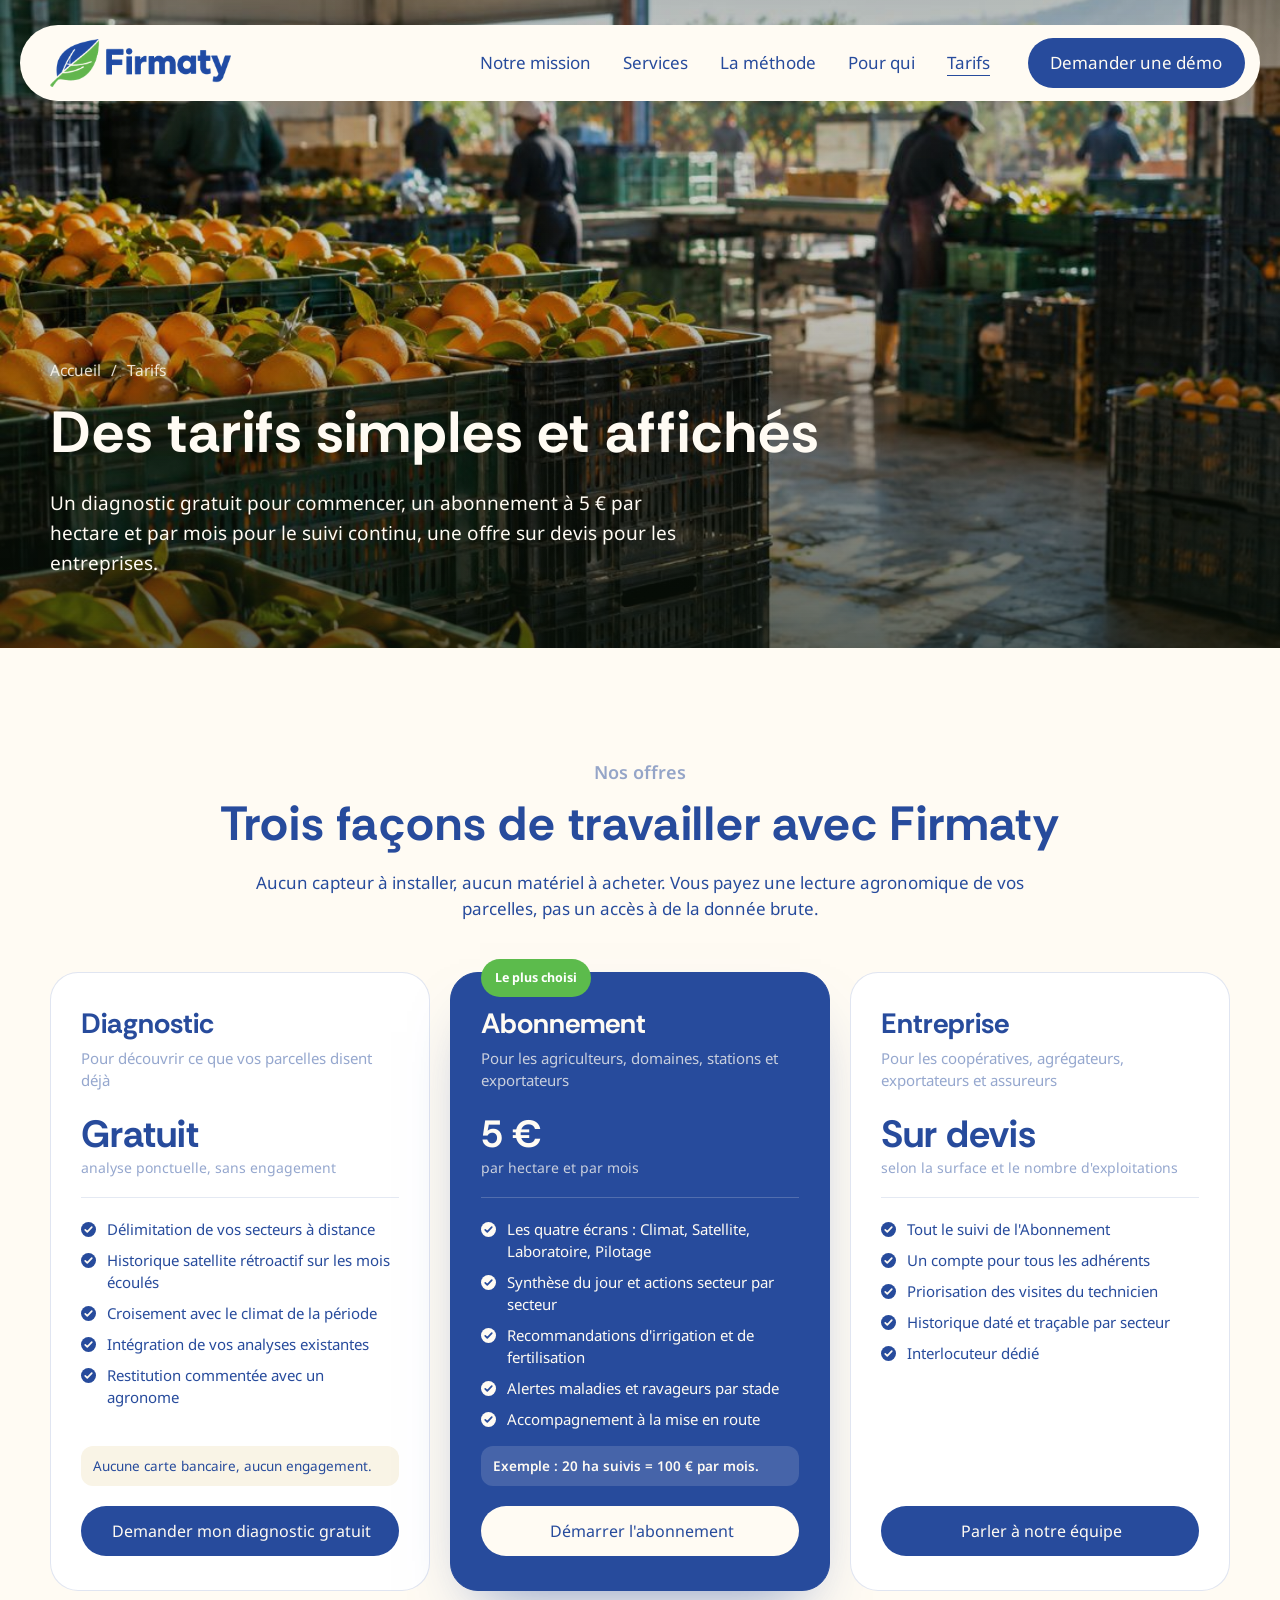
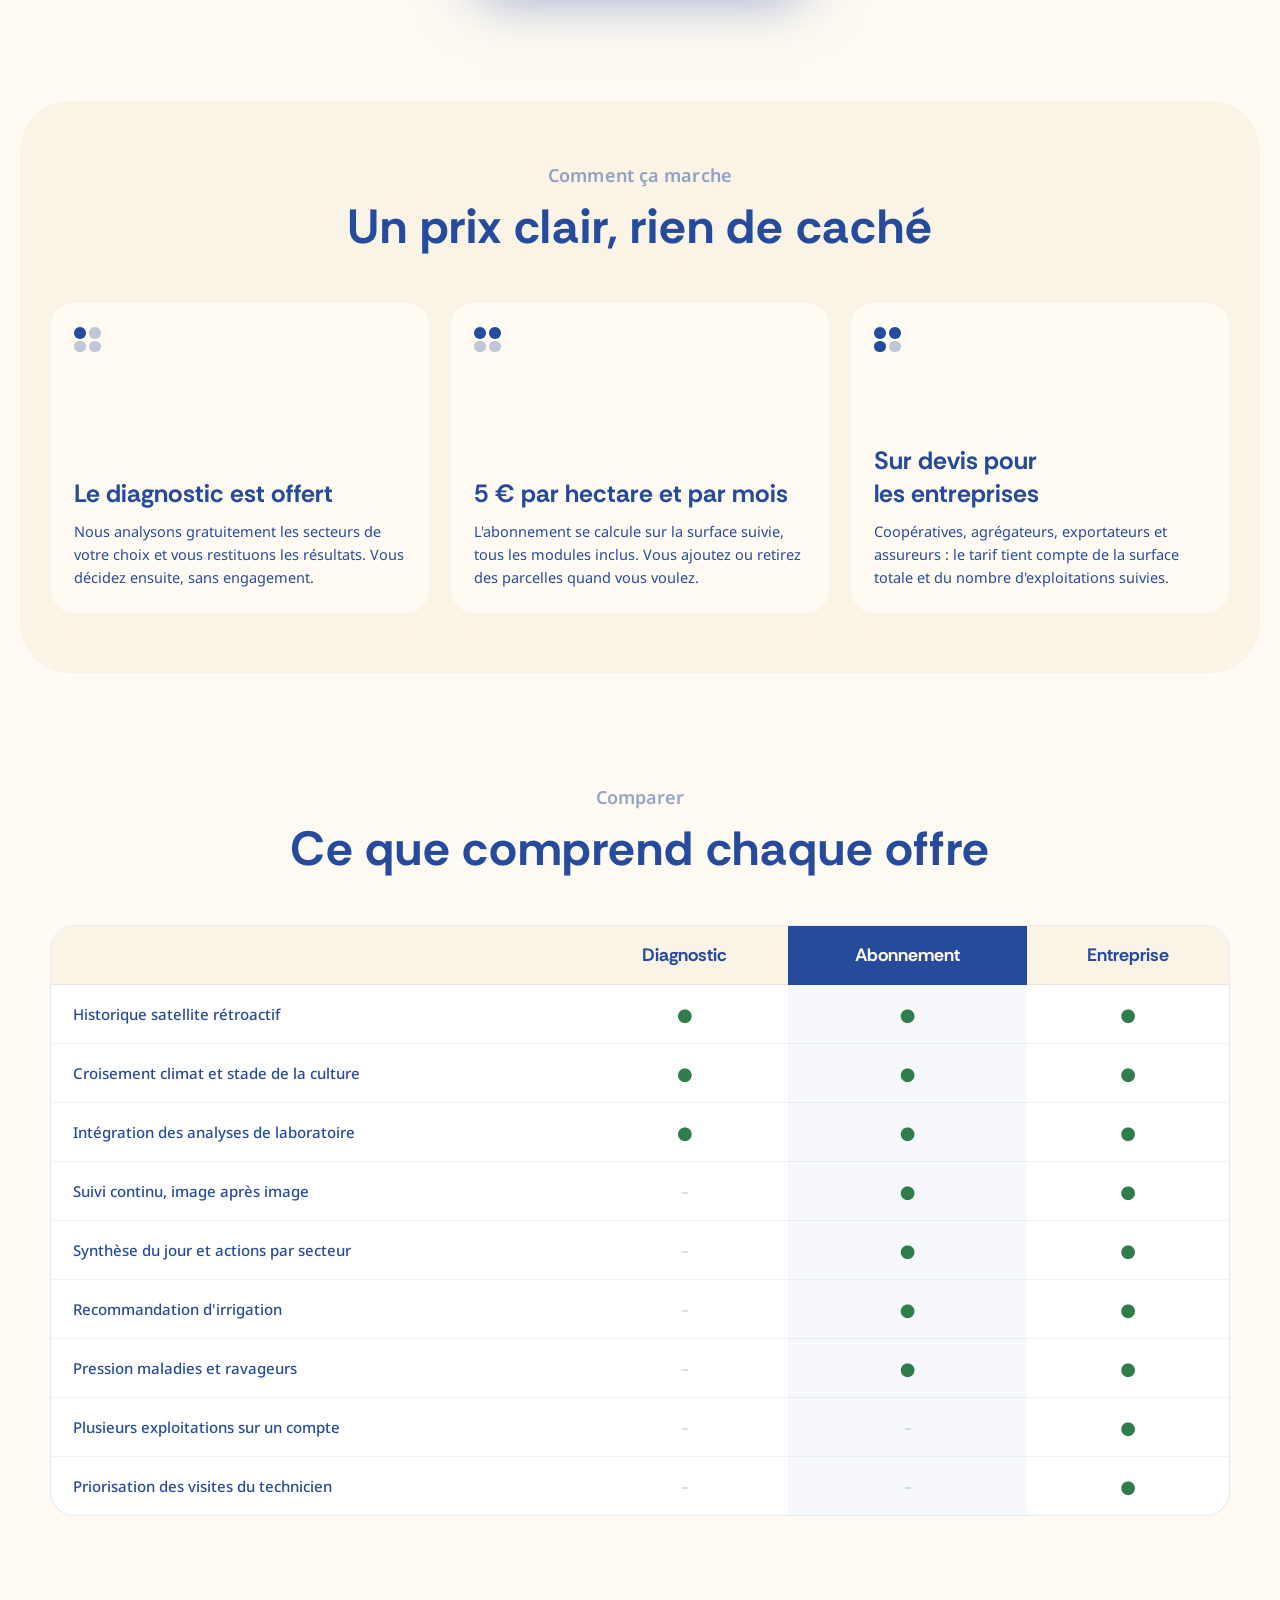
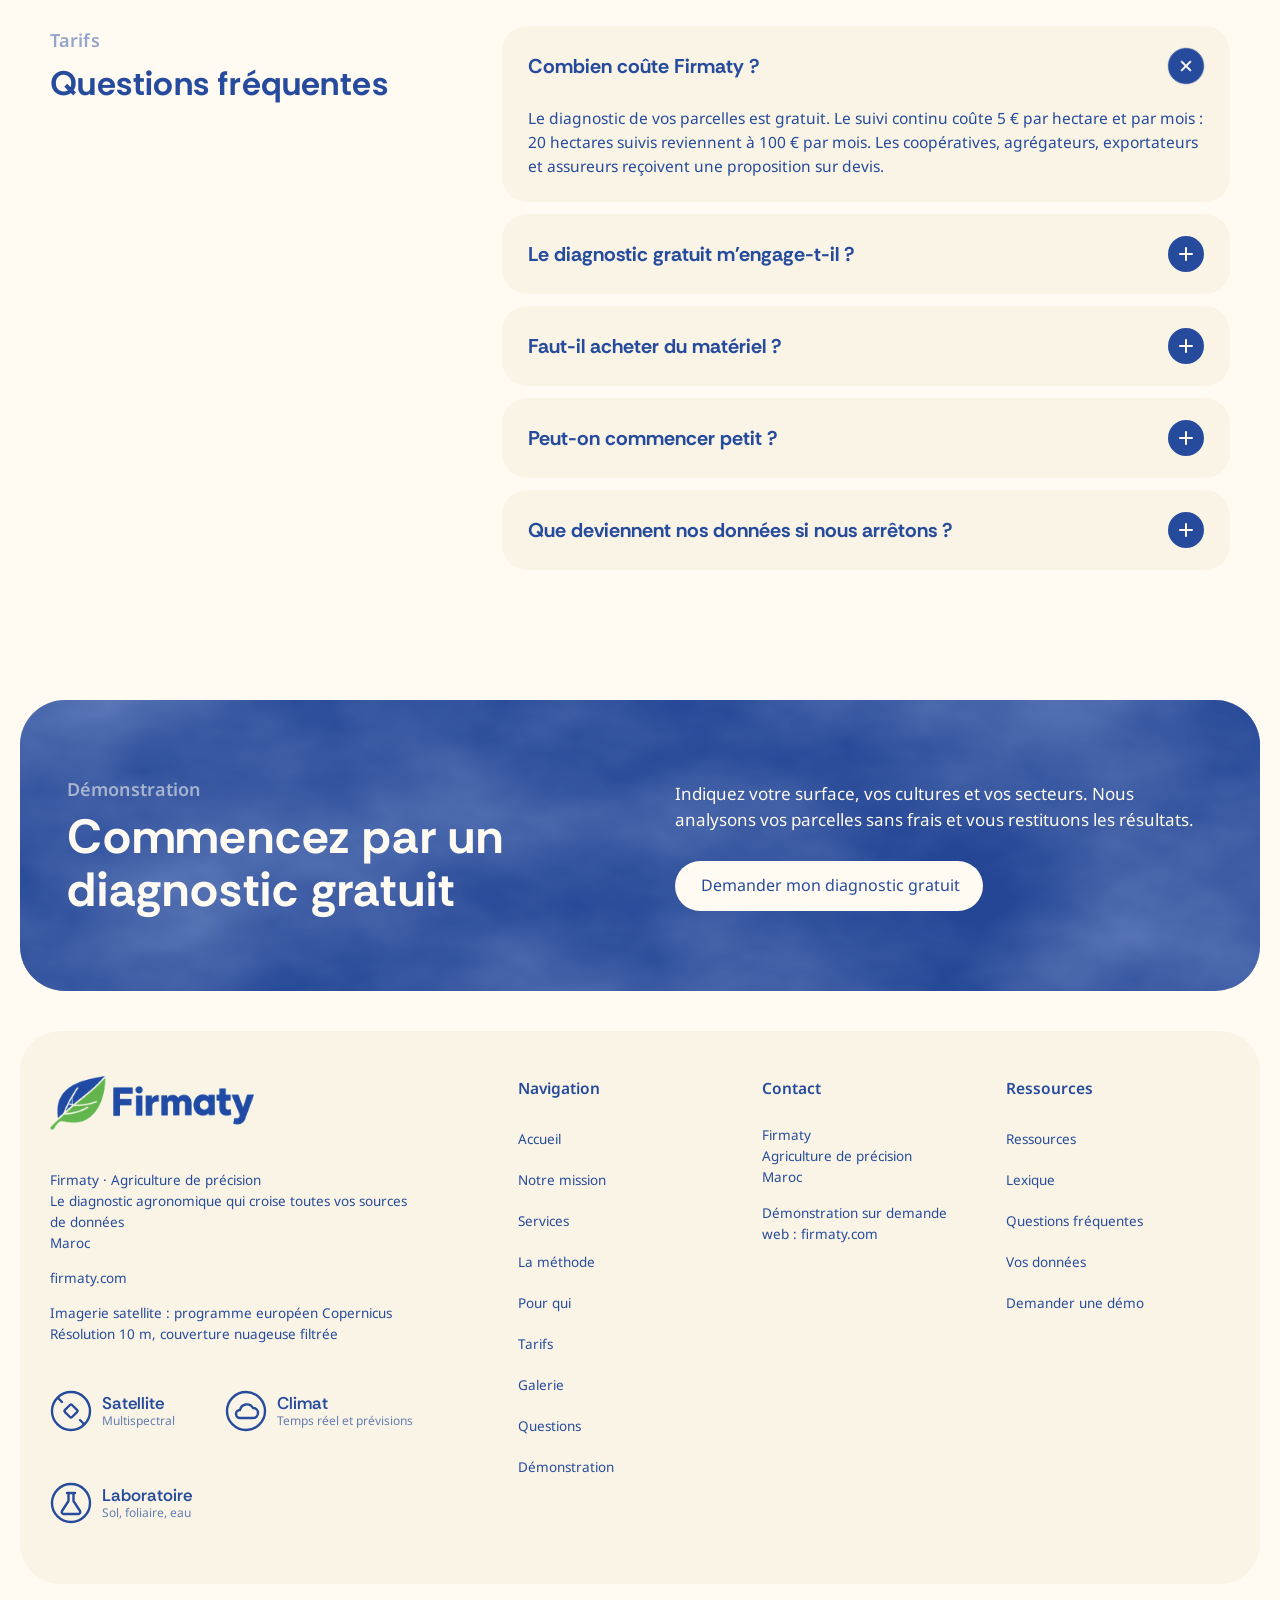
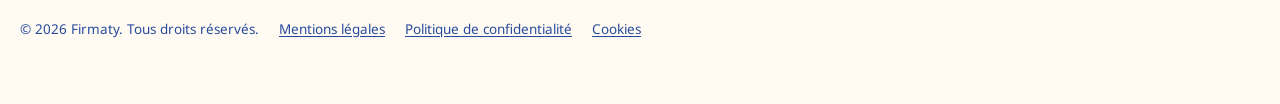
<file: site/tarifs.html>
<!doctype html>
<html lang="fr">
<head>
<meta charset="utf-8">
<meta name="viewport" content="width=device-width, initial-scale=1, viewport-fit=cover">
<title>Tarifs · Firmaty</title>
<meta name="description" content="Diagnostic gratuit, abonnement à 5 € par hectare et par mois, offre Entreprise sur devis.">
<link rel="canonical" href="https://firmaty.com/tarifs.html">
<link rel="icon" type="image/png" href="img/favicon-64.png"><link rel="apple-touch-icon" href="img/apple-touch-icon.png">
<meta name="theme-color" content="#274B9C">
<meta property="og:type" content="website"><meta property="og:site_name" content="Firmaty"><meta property="og:locale" content="fr_FR">
<meta property="og:title" content="Tarifs · Firmaty"><meta property="og:description" content="Diagnostic gratuit, abonnement à 5 € par hectare et par mois, offre Entreprise sur devis."><meta property="og:url" content="https://firmaty.com/tarifs.html"><meta property="og:image" content="https://firmaty.com/img/hero.jpg">
<meta name="twitter:card" content="summary_large_image">
<link rel="preconnect" href="https://fonts.googleapis.com"><link rel="preconnect" href="https://fonts.gstatic.com" crossorigin><link href="https://fonts.googleapis.com/css2?family=Rethink+Sans:wght@500;600;700&family=Noto+Sans:wght@400;500;600;700&display=swap" rel="stylesheet">
<link rel="stylesheet" href="site.css">
</head>
<body>
<a class="skip" href="#contenu">Aller au contenu</a>
<div class="hdr" id="hdr">
  <nav class="bar" aria-label="Navigation principale">
    <a class="logo" href="index.html"><img src="img/logo-firmaty.png" alt="Firmaty, accueil" width="529" height="140"></a>
    <ul class="links">
      <li><a href="mission.html">Notre mission</a></li><li><a href="services.html">Services</a></li><li><a href="methode.html">La méthode</a></li><li><a href="pour-qui.html">Pour qui</a></li><li><a href="tarifs.html" aria-current="page">Tarifs</a></li>
      <li class="cta"><a class="btn btn-blue" href="contact.html">Demander une démo</a></li>
      <li class="bl"><button class="burger" id="burger" aria-expanded="false" aria-controls="drop" aria-label="Ouvrir le menu"><svg viewBox="0 0 24 24" fill="none" stroke="currentColor" stroke-width="2" stroke-linecap="round"><path d="M4 7h16M4 12h16M4 17h16"/></svg></button></li>
    </ul>
  </nav>
</div>
<div class="drop" id="drop"><a href="index.html">Accueil</a><a href="mission.html">Notre mission</a><a href="services.html">Services</a><a href="methode.html">La méthode</a><a href="pour-qui.html">Pour qui</a><a href="tarifs.html" aria-current="page">Tarifs</a><a class="btn btn-blue" href="contact.html">Demander une démo</a></div>
<header class="phero" id="top">
  <img class="bg" src="img/station.jpg" alt="" fetchpriority="high" style="object-position:center">
  <p class="crumb a1"><a href="index.html">Accueil</a><span aria-hidden="true">/</span><span>Tarifs</span></p>
  <h1 class="a1">Des tarifs simples et affichés</h1>
  <p class="lead a1">Un diagnostic gratuit pour commencer, un abonnement à 5 € par hectare et par mois pour le suivi continu, une offre sur devis pour les entreprises.</p>
</header>

<main id="contenu">
<section class="sec">
  <div class="sec-head">
    <p class="eyebrow a2">Nos offres</p>
    <h2 class="h2 a2" style="transition-delay:.1s">Trois façons de travailler avec Firmaty</h2>
    <p class="lede a2" style="transition-delay:.15s">Aucun capteur à installer, aucun matériel à acheter. Vous payez une lecture agronomique de vos parcelles, pas un accès à de la donnée brute.</p>
  </div>
  <div class="offers">
    <article class="offer a2">
      
      <h3>Diagnostic</h3><p class="offer-who">Pour découvrir ce que vos parcelles disent déjà</p>
      <p class="offer-price">Gratuit<small>analyse ponctuelle, sans engagement</small></p>
      <ul class="ticks"><li>Délimitation de vos secteurs à distance</li><li>Historique satellite rétroactif sur les mois écoulés</li><li>Croisement avec le climat de la période</li><li>Intégration de vos analyses existantes</li><li>Restitution commentée avec un agronome</li></ul>
      <p class="offer-note">Aucune carte bancaire, aucun engagement.</p>
      <a class="btn btn-blue" href="contact.html">Demander mon diagnostic gratuit</a>
    </article>
    <article class="offer a2 feat">
      <span class="offer-badge">Le plus choisi</span>
      <h3>Abonnement</h3><p class="offer-who">Pour les agriculteurs, domaines, stations et exportateurs</p>
      <p class="offer-price">5 €<small>par hectare et par mois</small></p>
      <ul class="ticks"><li>Les quatre écrans : Climat, Satellite, Laboratoire, Pilotage</li><li>Synthèse du jour et actions secteur par secteur</li><li>Recommandations d'irrigation et de fertilisation</li><li>Alertes maladies et ravageurs par stade</li><li>Accompagnement à la mise en route</li></ul>
      <p class="offer-note">Exemple : 20 ha suivis = 100 € par mois.</p>
      <a class="btn btn-cream" href="contact.html">Démarrer l'abonnement</a>
    </article>
    <article class="offer a2">
      
      <h3>Entreprise</h3><p class="offer-who">Pour les coopératives, agrégateurs, exportateurs et assureurs</p>
      <p class="offer-price">Sur devis<small>selon la surface et le nombre d'exploitations</small></p>
      <ul class="ticks"><li>Tout le suivi de l'Abonnement</li><li>Un compte pour tous les adhérents</li><li>Priorisation des visites du technicien</li><li>Historique daté et traçable par secteur</li><li>Interlocuteur dédié</li></ul>
      
      <a class="btn btn-blue" href="contact.html">Parler à notre équipe</a>
    </article>
  </div>
</section>

<section class="wrap20 sec-gap">
  <div class="box">
    <p class="eyebrow a2">Comment ça marche</p>
    <h2 class="h2 a2" style="transition-delay:.1s">Un prix clair, rien de caché</h2>
    <div class="grid3">
      <article class="card a2"><div class="dots" aria-label="Critère 1 sur 3"><i class="f"></i><i></i><i></i><i></i></div><div class="txt"><h3>Le diagnostic est offert</h3><p>Nous analysons gratuitement les secteurs de votre choix et vous restituons les résultats. Vous décidez ensuite, sans engagement.</p></div></article>
      <article class="card a2" style="transition-delay:.1s"><div class="dots" aria-label="Critère 2 sur 3"><i class="f"></i><i class="f"></i><i></i><i></i></div><div class="txt"><h3>5 € par hectare et par mois</h3><p>L'abonnement se calcule sur la surface suivie, tous les modules inclus. Vous ajoutez ou retirez des parcelles quand vous voulez.</p></div></article>
      <article class="card a2" style="transition-delay:.2s"><div class="dots" aria-label="Critère 3 sur 3"><i class="f"></i><i class="f"></i><i class="f"></i><i></i></div><div class="txt"><h3>Sur devis pour les entreprises</h3><p>Coopératives, agrégateurs, exportateurs et assureurs : le tarif tient compte de la surface totale et du nombre d'exploitations suivies.</p></div></article>
    </div>
  </div>
</section>

<section class="sec">
  <div class="sec-head">
    <p class="eyebrow a2">Comparer</p>
    <h2 class="h2 a2" style="transition-delay:.1s">Ce que comprend chaque offre</h2>
  </div>
  <div class="cmp-wrap a2">
    <table class="cmp-table">
      <thead><tr><th scope="col"><span class="vh">Fonction</span></th><th scope="col">Diagnostic</th><th scope="col" class="feat">Abonnement</th><th scope="col">Entreprise</th></tr></thead>
      <tbody>
        <tr><th scope="row">Historique satellite rétroactif</th><td class="y" aria-label="Inclus">●</td><td class="y" aria-label="Inclus">●</td><td class="y" aria-label="Inclus">●</td></tr>
        <tr><th scope="row">Croisement climat et stade de la culture</th><td class="y" aria-label="Inclus">●</td><td class="y" aria-label="Inclus">●</td><td class="y" aria-label="Inclus">●</td></tr>
        <tr><th scope="row">Intégration des analyses de laboratoire</th><td class="y" aria-label="Inclus">●</td><td class="y" aria-label="Inclus">●</td><td class="y" aria-label="Inclus">●</td></tr>
        <tr><th scope="row">Suivi continu, image après image</th><td class="n" aria-label="Non inclus">–</td><td class="y" aria-label="Inclus">●</td><td class="y" aria-label="Inclus">●</td></tr>
        <tr><th scope="row">Synthèse du jour et actions par secteur</th><td class="n" aria-label="Non inclus">–</td><td class="y" aria-label="Inclus">●</td><td class="y" aria-label="Inclus">●</td></tr>
        <tr><th scope="row">Recommandation d'irrigation</th><td class="n" aria-label="Non inclus">–</td><td class="y" aria-label="Inclus">●</td><td class="y" aria-label="Inclus">●</td></tr>
        <tr><th scope="row">Pression maladies et ravageurs</th><td class="n" aria-label="Non inclus">–</td><td class="y" aria-label="Inclus">●</td><td class="y" aria-label="Inclus">●</td></tr>
        <tr><th scope="row">Plusieurs exploitations sur un compte</th><td class="n" aria-label="Non inclus">–</td><td class="n" aria-label="Non inclus">–</td><td class="y" aria-label="Inclus">●</td></tr>
        <tr><th scope="row">Priorisation des visites du technicien</th><td class="n" aria-label="Non inclus">–</td><td class="n" aria-label="Non inclus">–</td><td class="y" aria-label="Inclus">●</td></tr>
      </tbody>
    </table>
  </div>
</section>

<section class="sec faqs">
  <div class="faq-group">
    <div class="faq-side"><p class="eyebrow a2">Tarifs</p><h2 class="h3 a2">Questions fréquentes</h2></div>
    <div class="qa">
      <details class="a2" open><summary>Combien coûte Firmaty ?<span class="pm" aria-hidden="true"><svg viewBox="0 0 14 14" stroke="currentColor" stroke-width="2" stroke-linecap="round"><path d="M7 1v12M1 7h12"/></svg></span></summary><p>Le diagnostic de vos parcelles est gratuit. Le suivi continu coûte 5 € par hectare et par mois : 20 hectares suivis reviennent à 100 € par mois. Les coopératives, agrégateurs, exportateurs et assureurs reçoivent une proposition sur devis.</p></details>
      <details class="a2"><summary>Le diagnostic gratuit m'engage-t-il ?<span class="pm" aria-hidden="true"><svg viewBox="0 0 14 14" stroke="currentColor" stroke-width="2" stroke-linecap="round"><path d="M7 1v12M1 7h12"/></svg></span></summary><p>Non. Nous analysons les secteurs de votre choix, nous vous restituons les résultats, et vous décidez ensuite si vous souhaitez continuer avec l'abonnement.</p></details>
      <details class="a2"><summary>Faut-il acheter du matériel ?<span class="pm" aria-hidden="true"><svg viewBox="0 0 14 14" stroke="currentColor" stroke-width="2" stroke-linecap="round"><path d="M7 1v12M1 7h12"/></svg></span></summary><p>Non. L'imagerie et le climat proviennent de sources externes, et les analyses de laboratoire sont celles que vous faites déjà. Les sondes peuvent être intégrées si vous en avez, sans être obligatoires.</p></details>
      <details class="a2"><summary>Peut-on commencer petit ?<span class="pm" aria-hidden="true"><svg viewBox="0 0 14 14" stroke="currentColor" stroke-width="2" stroke-linecap="round"><path d="M7 1v12M1 7h12"/></svg></span></summary><p>Oui. Le diagnostic porte sur les secteurs de votre choix, et chaque module s'active secteur par secteur. Vous élargissez quand les résultats vous ont convaincu.</p></details>
      <details class="a2"><summary>Que deviennent nos données si nous arrêtons ?<span class="pm" aria-hidden="true"><svg viewBox="0 0 14 14" stroke="currentColor" stroke-width="2" stroke-linecap="round"><path d="M7 1v12M1 7h12"/></svg></span></summary><p>Vos analyses et vos contours de parcelles restent votre propriété. Les modalités de restitution sont précisées dans le contrat.</p></details>
    </div>
  </div>
</section>
</main>
<section class="cta-wrap">
  <div class="band a3">
    <div class="band-txt">
      <p class="eyebrow sl">Démonstration</p>
      <h2 class="h2 sl" style="transition-delay:.1s">Commencez par un diagnostic gratuit</h2>
    </div>
    <div class="band-side sl" style="transition-delay:.2s">
      <p>Indiquez votre surface, vos cultures et vos secteurs. Nous analysons vos parcelles sans frais et vous restituons les résultats.</p>
      <a class="btn btn-cream" href="contact.html">Demander mon diagnostic gratuit</a>
    </div>
  </div>
</section>
<footer>
  <div class="foot-wrap">
    <div class="foot">
      <div class="grid">
        <div>
          <a class="logo" href="index.html"><img src="img/logo-firmaty.png" alt="Firmaty" width="529" height="140" loading="lazy"></a>
          <div class="ft-text">
            <p>Firmaty · Agriculture de précision<br>Le diagnostic agronomique qui croise toutes vos sources de données<br>Maroc</p>
            <p>firmaty.com</p>
            <p>Imagerie satellite : programme européen Copernicus<br>Résolution 10 m, couverture nuageuse filtrée</p>
          </div>
          <div class="marks">
            <div class="mark"><svg viewBox="0 0 42 42" fill="none" stroke="#274B9C" stroke-width="2.4" stroke-linecap="round" stroke-linejoin="round"><circle cx="21" cy="21" r="19"/><rect x="16" y="16" width="10" height="10" rx="1.5" transform="rotate(45 21 21)"/><path d="M12 12l-4-4M30 30l4 4"/></svg><span>Satellite<small>Multispectral</small></span></div>
            <div class="mark"><svg viewBox="0 0 42 42" fill="none" stroke="#274B9C" stroke-width="2.4" stroke-linecap="round" stroke-linejoin="round"><circle cx="21" cy="21" r="19"/><path d="M15 28h13a5 5 0 0 0 0-10 7 7 0 0 0-13 2 4 4 0 0 0 0 8z"/></svg><span>Climat<small>Temps réel et prévisions</small></span></div>
            <div class="mark"><svg viewBox="0 0 42 42" fill="none" stroke="#274B9C" stroke-width="2.4" stroke-linecap="round" stroke-linejoin="round"><circle cx="21" cy="21" r="19"/><path d="M17 11h8M18.5 11v8L12 29a2 2 0 0 0 2 3h14a2 2 0 0 0 2-3l-6.5-10v-8"/></svg><span>Laboratoire<small>Sol, foliaire, eau</small></span></div>
          </div>
        </div>
        <div><h4>Navigation</h4><ul><li><a href="index.html">Accueil</a></li><li><a href="mission.html">Notre mission</a></li><li><a href="services.html">Services</a></li><li><a href="methode.html">La méthode</a></li><li><a href="pour-qui.html">Pour qui</a></li><li><a href="tarifs.html">Tarifs</a></li><li><a href="galerie.html">Galerie</a></li><li><a href="questions.html">Questions</a></li><li><a href="contact.html">Démonstration</a></li></ul></div>
        <div class="ct"><h4>Contact</h4><p>Firmaty<br>Agriculture de précision<br>Maroc</p><p>Démonstration sur demande<br>web : firmaty.com</p></div>
        <div class="follow"><h4>Ressources</h4><ul><li><a href="ressources.html">Ressources</a></li><li><a href="methode.html#lexique">Lexique</a></li><li><a href="questions.html">Questions fréquentes</a></li><li><a href="confidentialite.html">Vos données</a></li><li><a href="contact.html">Demander une démo</a></li></ul></div>
      </div>
    </div>
  </div>
  <div class="legal"><span>© 2026 Firmaty. Tous droits réservés.</span><a href="mentions-legales.html">Mentions légales</a><a href="confidentialite.html">Politique de confidentialité</a><a href="cookies.html">Cookies</a></div>
</footer>
<a class="up" id="up" href="#top" aria-label="Revenir en haut"><svg viewBox="0 0 24 24" fill="none" stroke="currentColor" stroke-width="2.6" stroke-linecap="round" stroke-linejoin="round"><path d="M12 19V5M5 12l7-7 7 7"/></svg></a>
<script src="site.js"></script>
</body>
</html>
</file>
<file: site/site.css>
/* Layout: one-page structure following the reference home page — floating pill header, full-screen hero, hexagon "méthode", sand box with 4 cards + tall image card, 3-column 7-tile gallery, blue contact block, rounded footer + legal bar. Single light look by design. */
:root{
  --blue:#274B9C;
  --blue-deep:#1F3F88;
  --blue-soft:rgba(39,75,156,.49);
  --cream:#FFFBF3;
  --sand:#F9F4E6;
  --mist:#E7E8EB;
  --white:#FFFFFF;
  --ink:#1D1D1B;
  --ok:#2F7D4A;--warn:#B97A0E;--crit:#BE3B33;
  --display:'Rethink Sans',system-ui,-apple-system,'Segoe UI',sans-serif;
  --body:'Noto Sans',system-ui,-apple-system,'Segoe UI',sans-serif;
  color-scheme:light;
}
*{box-sizing:border-box}
html{scroll-behavior:smooth}
body{margin:0;background:var(--cream);color:var(--blue);font-family:var(--body);font-size:17px;line-height:26px;-webkit-font-smoothing:antialiased;overflow-x:hidden}
img,svg,canvas{max-width:100%;display:block}
a{color:inherit}
h1,h2,h3,h4{margin:0;font-family:var(--display);font-weight:700;text-wrap:balance}
p{margin:0}
:focus-visible{outline:2px solid currentColor;outline-offset:3px}

.eyebrow{font-family:var(--body);font-size:19px;line-height:30px;font-weight:600;letter-spacing:.1px;color:var(--blue-soft);margin-bottom:9px}
.h2{font-size:51px;line-height:57px;letter-spacing:.8px}

.btn{display:inline-flex;align-items:center;justify-content:center;font-family:var(--body);font-size:17px;line-height:26px;padding:11px 22px 11px 25px;min-height:50px;border-radius:30px;text-decoration:none;border:1px solid transparent;cursor:pointer;transition:background-color .3s,color .3s,border-color .3s}
.btn-blue{background:var(--blue);color:var(--cream)}
.btn-blue:hover,.btn-blue:focus-visible{background:var(--mist);color:var(--blue)}
.btn-cream{background:var(--cream);color:var(--blue)}
.btn-cream:hover{background:var(--sand)}
.btn-line{background:transparent;color:var(--cream);border-color:var(--cream)}
.btn-line:hover{background:var(--cream);color:var(--blue)}

/* header */
.hdr{position:fixed;left:0;right:0;top:0;z-index:60;padding:calc(env(safe-area-inset-top,0px) + 25px) 20px 0;pointer-events:none}
.bar{pointer-events:auto;max-width:1400px;margin:0 auto;height:76px;background:var(--cream);border-radius:40px;display:flex;align-items:center;justify-content:space-between;padding:0 15px 0 30px;transition:box-shadow .3s}
.hdr.stuck .bar{box-shadow:0 8px 30px rgba(39,75,156,.12)}
.logo{display:flex;align-items:center;gap:12px;text-decoration:none;color:var(--blue)}
.logo img{height:48px;width:auto;display:block}

.links{display:flex;align-items:center;list-style:none;margin:0;padding:0}
.links a{display:block;padding:13px 16px;text-decoration:none;font-size:17px;line-height:26px}
.links a:hover{text-decoration:underline;text-underline-offset:6px}
.links .cta{margin-left:22px}
.links .cta a{padding:11px 22px 11px 21px;text-decoration:none}
.burger{display:none;width:44px;height:44px;border-radius:50%;border:0;background:var(--blue);color:var(--cream);cursor:pointer;align-items:center;justify-content:center}
.burger svg{width:20px;height:20px}
.drop{display:none}

/* hero */
.hero{position:relative;height:100vh;height:100svh;min-height:640px;max-height:1100px;padding:0 50px 80px;display:flex;flex-direction:column;justify-content:flex-end;color:var(--cream);overflow:hidden;background:#405232}
.hero canvas,.hero img.bg{position:absolute;inset:0;width:100%;height:100%;object-fit:cover;object-position:70% center}
.hero::before{content:"";position:absolute;inset:0;background:linear-gradient(0deg,rgba(10,20,10,.5),rgba(10,20,10,.14) 55%,rgba(10,20,10,.18));z-index:1}
.hero>*:not(canvas){position:relative;z-index:2}
.hero h1{font-size:64px;line-height:71px;letter-spacing:1px;max-width:874px}
.hero p{font-size:19px;line-height:30px;letter-spacing:.1px;max-width:620px;margin-top:26px}
.hero .ctas{display:flex;flex-wrap:wrap;gap:10px;margin-top:29px}
.hero .btn{padding:11px 20px 11px 21px}

/* méthode: dotted ring behind three rows of discs; discs sit on the ring so only the arcs between them show */
.about{max-width:1450px;margin:0 auto;padding:60px 50px;display:flex;align-items:center}
.about>*{flex:1 1 0;min-width:0}
.info{--ring:480px;--d1:180px;--d2:178px;--d3:190px;--g1:70px;--g2:70px;--g3:70px;--pad:25px;--ic:79px;--core:100px;display:flex;flex-direction:column;align-items:center;gap:20px;margin-top:20px;background:url("data:image/svg+xml;utf8,<svg xmlns='http://www.w3.org/2000/svg' viewBox='0 0 490 490'><circle cx='245' cy='245' r='242.5' fill='none' stroke='%23274B9C' stroke-width='3.6' stroke-linecap='round' stroke-dasharray='0.36 12.07'/></svg>") center/var(--ring) auto no-repeat}
.info .row{display:flex;justify-content:center;max-width:100%}
.info .r1{gap:var(--g1)}.info .r2{gap:var(--g2)}.info .r3{gap:var(--g3)}
.disc{flex:none;aspect-ratio:1;border-radius:500px;display:flex;flex-direction:column;align-items:center;justify-content:center;padding:var(--pad) 0;outline-offset:4px}
.r1 .disc{width:var(--d1)}.r2 .disc{width:var(--d2)}.r3 .disc{width:var(--d3)}
.disc.m{background:var(--mist)}.disc.s{background:var(--sand)}.disc.core{background:var(--blue)}
.disc .ic{position:relative;top:20px;width:var(--ic);height:var(--ic);transition:top .3s ease-in-out}
.disc .ic svg{width:100%;height:100%}
.disc.core .ic{top:0;width:var(--core);height:var(--core)}
.disc .dlabel{text-align:center;font-size:15.5px;line-height:19px;font-weight:600;color:var(--blue);opacity:0;transition:opacity .2s ease-out}
.disc:hover .ic,.disc:focus-visible .ic{top:0}
.disc:hover .dlabel,.disc:focus-visible .dlabel{opacity:1}
@media (hover:none){.disc .ic{top:0}.disc .dlabel{opacity:1}}
.about-txt{min-height:250px;display:flex;flex-direction:column;justify-content:center;align-items:flex-start}
.about-txt .eyebrow{margin-bottom:9px}
.about-txt .h2{max-width:491px;margin-bottom:28px}
.about-txt p.t{font-size:15.5px;line-height:24px;max-width:540px}
.about-txt p.t+p.t{margin-top:17px}

/* why Firmaty: sand box, two columns of two cards + tall image card */
.wrap20{padding:0 20px}
.box{max-width:1400px;margin:0 auto;background:var(--sand);border-radius:50px;padding:60px 30px;display:flex;flex-direction:column;align-items:center;gap:20px}
.box>.eyebrow{margin:0 0 -10px;text-align:center}
.box>.h2{max-width:874px;text-align:center;padding-bottom:10px}
.why-row{display:flex;gap:20px;width:100%;margin-top:20px}
.why-col{flex:1 1 0;min-width:0;display:flex;flex-direction:column;gap:20px}
.card{--cp:25px;--dot:12.5px;background:var(--cream);border-radius:25px;padding:var(--cp);min-height:310px;display:flex;flex-direction:column;justify-content:space-between}
.card .txt{display:flex;flex-direction:column;gap:10px}
.card h3{font-size:26px;line-height:36px}
.card p{font-size:15.5px;line-height:24px}
.dots{display:grid;grid-template-columns:repeat(2,var(--dot));gap:2px calc(var(--dot)*.32)}
.dots i{width:var(--dot);height:var(--dot);border-radius:50%;background:rgba(39,75,156,.3)}
.dots i.f{background:var(--blue)}
.imgcard{--ip:40px;flex:1 1 0;min-width:0;position:relative;border-radius:25px;overflow:hidden;display:flex;text-decoration:none;color:var(--white);background:#405232}
.imgcard canvas,.imgcard img.bg{position:absolute;inset:0;width:100%;height:100%;object-fit:cover;object-position:84% center;transition:transform 1.2s ease}
.imgcard:hover img.bg{transform:scale(1.04)}
.imgcard::before{content:"";position:absolute;inset:0;z-index:1;background:linear-gradient(180deg,rgba(14,24,14,.38),rgba(14,24,14,0) 40%),rgba(29,29,27,.08)}
.imgcard .in{position:relative;z-index:2;width:100%;padding:var(--ip);display:flex;flex-direction:column;justify-content:space-between;gap:20px}
.imgcard h3{font-size:43px;line-height:47px;letter-spacing:.4px;max-width:300px;color:var(--white)}
.imgcard .btn{width:100%}

/* gallery: three columns, outer 380px tiles, middle 300px tiles + button */
.work{max-width:1450px;margin:0 auto;padding:60px 50px 0;display:flex;flex-direction:column;align-items:center;gap:20px}
.work>.eyebrow{margin:0 0 -10px;text-align:center}
.work>.h2{text-align:center;padding-bottom:15px}
.gal{--tall:380px;--short:300px;display:flex;gap:30px;width:100%;margin-top:20px}
.gcol{flex:1 1 0;min-width:0;display:flex;flex-direction:column;gap:30px}
.gcol.mid{min-height:250px}
.tile{position:relative;border-radius:25px;overflow:hidden;background:var(--sand);min-height:var(--tall)}
.gcol.mid .tile{min-height:var(--short)}
.gcol.mid .tile.lastt{margin-bottom:20px}
.gcol.mid>.btn{align-self:center}
.tile canvas,.tile img.bg{position:absolute;inset:0;width:100%;height:100%;object-fit:cover}

/* app screens shown inside tiles */
.screen{position:absolute;left:18px;right:18px;top:18px;background:var(--white);border-radius:14px;overflow:hidden;font-size:12px;line-height:1.4;color:var(--blue);box-shadow:0 12px 30px rgba(39,75,156,.12)}
.chrome{display:flex;align-items:center;gap:10px;padding:8px 12px;background:var(--mist);font-size:11px;color:rgba(39,75,156,.7)}
.chrome i{width:8px;height:8px;border-radius:50%;background:rgba(39,75,156,.25);display:inline-block;margin-right:3px}
.chrome span{background:var(--white);border-radius:30px;padding:2px 12px;flex:1;min-width:0;overflow:hidden;text-overflow:ellipsis;white-space:nowrap}
.app{padding:13px 14px}
.tabs{display:flex;gap:4px;margin-bottom:11px;flex-wrap:wrap}
.tabs span{padding:3px 10px;border-radius:30px;font-size:11px;background:var(--cream)}
.tabs span.on{background:var(--blue);color:var(--cream)}
.app h4{font-size:16px;line-height:1.3}
.meta{color:rgba(39,75,156,.6);font-size:11px;margin-bottom:9px}
.kpis{display:grid;grid-template-columns:repeat(2,minmax(0,1fr));gap:6px}
.kpis.k3{grid-template-columns:repeat(3,minmax(0,1fr))}
.kpis.k4{grid-template-columns:repeat(4,minmax(0,1fr))}
.kpi{background:var(--cream);border-radius:10px;padding:7px 10px;min-width:0}
.kpi small{display:block;font-size:10.5px;color:rgba(39,75,156,.65);white-space:nowrap;overflow:hidden;text-overflow:ellipsis}
.kpi b{font-family:var(--display);font-size:19px;font-variant-numeric:tabular-nums;line-height:1.25}
.kpi em{font-style:normal;font-size:10.5px;display:block;color:rgba(39,75,156,.65)}
.lbl{font-weight:600;font-size:11.5px;margin:11px 0 6px}
.bars5{display:grid;grid-template-columns:repeat(5,1fr);gap:8px;align-items:end;height:80px}
.bars5 div{display:flex;flex-direction:column;align-items:center;gap:3px;height:100%;justify-content:flex-end;font-size:10.5px}
.bars5 i{display:block;width:100%;border-radius:6px 6px 2px 2px;background:var(--blue)}
.bars5 span{color:rgba(39,75,156,.6)}
.chip{font-size:11px;font-weight:600;padding:2px 8px;border-radius:30px;white-space:nowrap}
.chip.ok{background:rgba(47,125,74,.12);color:var(--ok)}
.chip.warn{background:rgba(185,122,14,.14);color:var(--warn)}
.chip.crit{background:rgba(190,59,51,.12);color:var(--crit)}
.chip.n{background:var(--mist)}
table.mini{width:100%;border-collapse:collapse;font-size:11px;margin-top:6px;font-variant-numeric:tabular-nums}
table.mini th{font-weight:600;text-align:left;color:rgba(39,75,156,.6);padding:4px 2px;border-bottom:1px solid var(--mist)}
table.mini td{padding:5px 2px;border-bottom:1px solid var(--mist)}
.ring{display:flex;align-items:center;gap:12px;background:var(--cream);border-radius:10px;padding:9px}
.ring svg{width:56px;height:56px;flex:none}
.ring b{font-family:var(--display);font-size:14.5px;display:block}
.dev{display:grid;grid-template-columns:76px 1fr 52px;gap:8px;align-items:center;font-size:11px;padding:3px 0;font-variant-numeric:tabular-nums}
.dev .ax{position:relative;height:8px}
.dev .ax::before{content:"";position:absolute;left:50%;top:-3px;bottom:-3px;width:1px;background:rgba(39,75,156,.3)}
.dev .ax i{position:absolute;top:0;height:100%;border-radius:4px}
.dev span:last-child{text-align:right}
.prog{height:8px;border-radius:8px;background:var(--mist);overflow:hidden;margin:4px 0}
.prog i{display:block;height:100%;width:90%;background:var(--blue);border-radius:8px}
.svc{margin-top:8px}
.svc h5{margin:0 0 3px;font-size:11.5px;font-weight:600}
.svc div{display:flex;justify-content:space-between;align-items:center;padding:4px 0;border-bottom:1px solid var(--mist);font-size:11px}

/* contact: textured blue block (texture under a 62% blue veil), copy left, form right */
.contact-wrap{max-width:1440px;margin:0 auto;padding:150px 20px 0}
.contact{position:relative;display:flex;border-radius:45px;padding:75px 47px 85px;overflow:hidden;color:var(--cream);background:#2c4c9a url("data:image/svg+xml;utf8,<svg xmlns='http://www.w3.org/2000/svg' viewBox='0 0 1400 800' preserveAspectRatio='xMidYMid slice'><filter id='t'><feTurbulence type='fractalNoise' baseFrequency='.0035 .006' numOctaves='5' seed='9'/><feColorMatrix values='0 0 0 0 .55  0 0 0 0 .64  0 0 0 0 .86  0 0 0 1.4 -.35'/></filter><rect width='1400' height='800' fill='%23203f8c'/><rect width='1400' height='800' filter='url(%23t)'/></svg>") center/cover no-repeat}
.contact::before{content:"";position:absolute;inset:0;background:var(--blue);opacity:.62}
.contact>*{position:relative;z-index:1;flex:1 1 0;min-width:0}
.contact .eyebrow{color:rgba(255,251,243,.55);margin:0 0 -4px}
.contact .h2{color:var(--cream);max-width:448px;padding-bottom:20px}
.ct-copy p{font-size:17px;line-height:26px;max-width:468px}
.ct-copy p.p1{margin-bottom:25px}
.ct-form{padding-left:80px}
form{display:grid;grid-template-columns:repeat(2,minmax(0,1fr));gap:20px 10px}
.f{display:flex;flex-direction:column;min-width:0}
.f.full{grid-column:1/-1}
.f label{font-size:19px;line-height:30px}
.f input,.f textarea{font:inherit;font-size:17px;line-height:26px;color:var(--cream);background:transparent;border:0;border-bottom:1px solid rgba(255,251,243,.55);border-radius:3px 3px 0 0;padding:8px 16px;width:100%;transition:background-color .2s,border-color .2s}
.f textarea{padding:5px 14px;height:89px;resize:vertical}
.f input::placeholder,.f textarea::placeholder{color:rgba(255,251,243,.6)}
.f input:focus,.f textarea:focus{outline:none;border-bottom-color:var(--cream);background-color:rgba(255,255,255,.06)}
.consent{grid-column:1/-1;display:flex;gap:13px;align-items:center;font-size:13.5px;line-height:21px;margin-top:6px}
.consent input{width:20px;height:20px;margin:0;accent-color:var(--cream);flex:none}
.send{grid-column:1/-1;display:flex;align-items:center;gap:18px;flex-wrap:wrap;margin-top:10px}
.send .btn{min-height:48px;padding:11px 25px;border-radius:40px}
.err{font-size:13.5px;color:#FFE0CC}
.done{grid-column:1/-1;border:1px solid rgba(255,251,243,.35);border-radius:25px;padding:30px}
.done h3{font-size:26px;line-height:36px;margin-bottom:6px}

/* footer */
.foot-wrap{padding:0 20px;max-width:1440px;margin:40px auto 0;position:relative}
.foot{background:var(--sand);border-radius:40px;padding:45px 30px 60px}
.foot .grid{display:grid;grid-template-columns:680px 187px 296px 136px;justify-content:space-between;gap:20px}
.foot .logo img{height:54px}

.foot p{font-size:13.5px;line-height:21px}
.ft-text{margin-top:40px;display:flex;flex-direction:column;gap:14px;max-width:376px}
.foot h4{font-family:var(--body);font-size:15.5px;line-height:24px;font-weight:600;margin-bottom:25px}
.foot ul{list-style:none;padding:0;margin:0;display:flex;flex-direction:column;gap:15px}
.foot ul a{font-size:13.5px;line-height:21px;text-decoration:none}
.foot ul a:hover{text-decoration:underline}
.ct p+p{margin-top:15px}
.social{display:flex;flex-direction:column;gap:9px}
.social a{width:21px;height:21px;display:block}
.marks{display:flex;align-items:center;gap:50px;margin-top:45px;flex-wrap:wrap}
.mark{display:flex;align-items:center;gap:10px;font-family:var(--display);font-weight:600;font-size:17px;line-height:1.15}
.mark svg{width:42px;height:42px;flex:none}
.mark small{display:block;font-family:var(--body);font-weight:400;font-size:12px;color:rgba(39,75,156,.7)}
.legal{max-width:1440px;margin:0 auto;padding:35px 20px 64px;display:flex;flex-wrap:wrap;gap:20px;font-size:13.5px;line-height:21px}
.legal a{text-decoration:underline;text-underline-offset:2px}
.up{position:fixed;right:27px;bottom:calc(env(safe-area-inset-bottom,0px) + 27px);z-index:50;width:48px;height:48px;border-radius:50%;background:var(--blue);color:var(--cream);display:grid;place-items:center;text-decoration:none;opacity:0;transform:translateY(20px);pointer-events:none;transition:opacity .3s,transform .3s}
.up.on{opacity:1;transform:none;pointer-events:auto}
.up svg{width:24px;height:24px}


/* méthode breakpoints */
@media (max-width:1366px){.about{padding:50px}.info{--ring:460px;--d1:160px;--d2:160px;--d3:160px;--g2:52px;--pad:18px;--ic:75px;--core:90px}.disc .dlabel{font-size:15px;line-height:18px}}
@media (max-width:1200px){.info{--ring:435px;--d1:150px;--d2:150px;--d3:150px;--g2:31px;--pad:12px;--ic:71px}.disc .dlabel{font-size:14px}.about-txt{padding-left:30px}}
@media (max-width:1024px){.about{padding:50px 30px}.info{--ring:373px;--d1:125px;--d2:125px;--d3:125px;--g1:25px;--g2:23px;--g3:25px;--pad:5px;--ic:66px}.disc .dlabel{font-size:13px}}
@media (max-width:880px){.about>*{flex:none}.about{flex-direction:column;align-items:stretch;padding:80px 30px 110px;max-width:610px}.about-txt{order:-1;padding-left:0}.info{margin-top:40px;--g1:36px;--g2:39px;--g3:30px;--pad:7px}.disc{padding-bottom:9px}.disc .ic{top:0!important}.disc .dlabel{opacity:1;font-size:12px;line-height:15px}}
@media (max-width:650px){.about{padding:30px 20px 80px}.about-txt{padding-top:20px}.info{margin-top:30px;gap:10px;--ring:250px;--d1:100px;--d2:90px;--d3:100px;--g2:10px;--pad:3px;--ic:55px;--core:60px}.r2 .disc{padding:0}.r2 .disc .ic{width:50px;height:50px}.r2 .disc.core .ic{width:60px;height:60px}.disc .ic{margin-bottom:-4px}.disc .dlabel{font-size:10.5px;line-height:13px}.about-txt p.t{font-size:13px;line-height:20px}}


/* type scale + section breakpoints (cards, gallery, contact) */
@media (max-width:1366px){
  .eyebrow{font-size:18px;line-height:29px}.h2{font-size:48px;line-height:53px}
  .btn,.f input,.f textarea,.ct-copy p{font-size:16px;line-height:25px}.f label{font-size:18px;line-height:29px}
  .card{--cp:24px;--dot:11.6px}.card h3{font-size:25px;line-height:33px}.card p{font-size:14.5px;line-height:23px}
  .imgcard{--ip:37px}.imgcard h3{font-size:41px;line-height:45px}
  .work{padding:50px 50px 0}.gal{--tall:360px;--short:280px}
  .contact{padding:70px 47px 80px}
}
@media (max-width:1200px){
  .eyebrow{font-size:17.5px;line-height:29px}.h2{font-size:46px;line-height:50px}
  .btn,.f input,.f textarea,.ct-copy p{font-size:15.5px;line-height:25px}.f label{font-size:17.5px;line-height:29px}
  .card{--cp:22px;--dot:10.8px;min-height:335px}.card h3{font-size:23px;line-height:31px}.card p{font-size:14px;line-height:21.5px}
  .imgcard{--ip:35px}.imgcard h3{font-size:39px;line-height:43px}
  .work{padding:50px}.gal{--tall:330px;--short:240px}.gcol.mid{min-height:240px}
  .ct-form{padding-left:30px;flex:0 1 44%}
}
@media (max-width:1024px){
  .h2{font-size:44px;line-height:50px}
  .imgcard{--ip:30px}.imgcard h3{font-size:36px;line-height:40px}.imgcard .btn{padding:9px 20px 9px 18px}
  .gal{--tall:270px;--short:200px}.hide-tab{display:none!important}
}
@media (max-width:880px){
  .why-row{flex-wrap:wrap}.why-col,.why-row>.imgcard{flex:1 1 100%}.card{min-height:260px}.imgcard .btn{margin-top:40px}
  .work{max-width:650px}.gal{flex-wrap:wrap}.gcol{flex:1 1 100%}.gcol.mid{order:99;min-height:0}.hide-mx{display:none!important}
  .contact{flex-wrap:wrap;gap:40px}.contact>*{flex:1 1 100%}.ct-form{padding-left:0}
  .marks{display:none}
}
@media (max-width:650px){
  .eyebrow{font-size:15.5px;line-height:26px}.h2{font-size:35px;line-height:39px;letter-spacing:.5px}
  .btn,.f input,.f textarea,.ct-copy p{font-size:14.5px;line-height:23px}.f label{font-size:15.5px;line-height:25px}
  .btn{min-height:40px;padding:7px 18px 8px 20px;border-radius:40px}
  .box{border-radius:30px;padding:70px 20px 25px}.box>.h2{margin-top:-13px}
  .card{border-radius:20px;--dot:10.5px}.card h3{font-size:22px;line-height:28px}.card p{font-size:13px;line-height:20px}
  .imgcard{border-radius:20px;--ip:25px}.imgcard h3{font-size:28px;line-height:32px}.imgcard .btn{margin-top:15px;padding:7px 18px 8px 20px}
  .work{padding:80px 20px 50px}.work>.h2{margin-top:-13px}.gal{--tall:33vh;--short:22vh}.tile{border-radius:20px}.gcol.mid>.btn{margin-top:-4px}
  .contact-wrap{padding-top:80px}.contact{border-radius:30px;padding:50px 20px}.contact .h2{max-width:408px}
  form{grid-template-columns:1fr}
}

/* entrance animations */
.a1,.a2,.fi,.sl{transition:transform 1s ease,opacity 1s ease}
.js .fi.pre{opacity:.001}
.js .sl.pre{transform:translateX(-20px);opacity:.001}
.js .a1.pre{transform:translateX(-20px);opacity:.001}
.js .a2.pre{transform:translateY(30px);opacity:.001}
.fd{transition:opacity .5s ease}
.js .fd.pre{opacity:.001}
.a3{transition:transform 1s ease}
.js .a3.pre{transform:translateY(80px)}

@media (max-width:1380px){
  .foot .grid{grid-template-columns:minmax(0,2fr) repeat(3,minmax(0,1fr))}
}
@media (max-width:1180px){
  .links li:not(.cta):not(.bl){display:none}
  .burger{display:inline-flex}
  .links .cta{margin:0 10px 0 0}
  .drop{position:fixed;left:20px;right:20px;top:calc(env(safe-area-inset-top,0px) + 112px);z-index:59;background:var(--cream);border-radius:25px;padding:12px;box-shadow:0 20px 40px rgba(39,75,156,.18)}
  .drop.open{display:flex;flex-direction:column}
  .drop a{padding:13px 16px;text-decoration:none;border-radius:14px}
  .drop a:hover{background:var(--sand)}
  .foot .grid{grid-template-columns:repeat(3,minmax(0,1fr))}
  .foot .grid>div:first-child{grid-column:1/-1}
}
@media (max-width:960px){
}
@media (max-width:767px){
  body{font-size:14.5px;line-height:23px}
  .hdr{padding:calc(env(safe-area-inset-top,0px) + 14px) 14px 0}
  .bar{height:60px;padding:0 8px 0 18px}
  .logo img{height:36px}
  .links .cta{display:none}
  .drop{left:14px;right:14px;top:calc(env(safe-area-inset-top,0px) + 84px)}
  .hero{padding:0 20px 80px}
  .hero h1{font-size:42px;line-height:47px;letter-spacing:.5px}
  .hero p{font-size:15.5px;line-height:25px}
  .hero .btn{padding:7px 18px 8px 20px}
  .about-txt p.t{font-size:13px;line-height:20px}
  .foot{padding:40px 20px 50px;border-radius:30px}
  .foot .grid{grid-template-columns:minmax(0,105px) minmax(0,1fr)}
  .foot p,.foot ul a{font-size:11px;line-height:17px}
  .foot h4{font-size:13px;line-height:19px;margin-bottom:12px}
  .foot .follow{grid-column:1/-1}
  .social{flex-direction:row}
  .marks{gap:24px}
  .legal{font-size:11px;line-height:17px;padding:35px 20px 80px}
  .up{width:36px;height:36px;right:24px}.up svg{width:18px;height:18px}
}
@media (prefers-reduced-motion:reduce){
  html{scroll-behavior:auto}
  .a1,.a2,.a3,.fd,.fi,.sl,.btn,.up,.imgcard canvas{transition:none}
  .js .pre{transform:none!important;opacity:1!important}
}
.disc.core .ic img{width:100%;height:100%;object-fit:contain;display:block}
.disc.core .ic{width:calc(var(--core)*1.05);height:calc(var(--core)*1.05)}
.skip{position:absolute;left:16px;top:-60px;z-index:100;background:var(--blue);color:var(--cream);padding:10px 18px;border-radius:30px;text-decoration:none;transition:top .2s}
.skip:focus{top:calc(env(safe-area-inset-top,0px) + 12px)}
@media (max-width:767px){.hero canvas,.hero img.bg{object-position:22% center}}

/* ================= inner pages ================= */
[hidden]{display:none!important}
.links a[aria-current="page"],.drop a[aria-current="page"]{text-decoration:underline;text-underline-offset:6px}

/* page hero: same language as the home hero, shorter */
.phero{position:relative;height:72vh;min-height:540px;max-height:780px;padding:0 50px 70px;display:flex;flex-direction:column;justify-content:flex-end;color:var(--cream);overflow:hidden;background:#405232}
.phero img.bg{position:absolute;inset:0;width:100%;height:100%;object-fit:cover}
.phero::before{content:"";position:absolute;inset:0;z-index:1;background:linear-gradient(0deg,rgba(10,20,10,.66),rgba(10,20,10,.18) 62%,rgba(10,20,10,.28))}
.phero>*:not(img){position:relative;z-index:2}
.crumb{display:flex;gap:10px;font-size:15.5px;line-height:24px;margin-bottom:18px;color:rgba(255,251,243,.85)}
.crumb a{text-decoration:none}.crumb a:hover{text-decoration:underline}
.phero h1{font-size:64px;line-height:71px;letter-spacing:1px;max-width:920px}
.phero .lead{font-size:19px;line-height:30px;max-width:660px;margin-top:24px}

/* generic section heads */
.sec{max-width:1450px;margin:0 auto;padding:110px 50px 0}
.sec-head{display:flex;flex-direction:column;align-items:center;text-align:center;gap:20px;margin-bottom:50px}
.sec-head .eyebrow{margin:0 0 -10px}
.lede{font-size:17px;line-height:26px;max-width:46em;text-align:center}
.box>.lede{margin-top:-6px}
.sec-gap{margin-top:110px}

/* split rows: text + photo or screen */
.split{max-width:1450px;margin:0 auto;padding:110px 50px 0;display:flex;align-items:center;gap:70px}
.split.rev{flex-direction:row-reverse}
.split>*{flex:1 1 0;min-width:0}
.split .txt .h2{margin:4px 0 26px;max-width:600px}
.split .txt>p{font-size:15.5px;line-height:24px;max-width:560px}
.split .txt>p+p{margin-top:16px}
.k{display:block;font-size:13.5px;line-height:20px;font-weight:600;letter-spacing:.08em;color:var(--blue-soft)}
.media{position:relative;border-radius:25px;overflow:hidden;min-height:480px;background:var(--sand)}
.media img{position:absolute;inset:0;width:100%;height:100%;object-fit:cover}
.media.shot{min-height:0;padding:24px}
.screen.static{position:relative;left:auto;right:auto;top:auto;font-size:12.5px}
.tags{list-style:none;padding:0;margin:24px 0 0;display:flex;flex-wrap:wrap;gap:8px}
.tags li{font-size:13.5px;line-height:20px;padding:6px 13px;border-radius:30px;background:var(--sand)}
.ticks{list-style:none;padding:0;margin:14px 0 0;display:flex;flex-direction:column;gap:9px}
.ticks li{position:relative;padding-left:26px;font-size:15px;line-height:22px}
.ticks li::before{content:"";position:absolute;left:0;top:4px;width:15px;height:15px;border-radius:50%;background:var(--blue) url("data:image/svg+xml;utf8,<svg xmlns='http://www.w3.org/2000/svg' viewBox='0 0 16 16'><path d='M4.5 8.3l2.2 2.2 4.8-5' fill='none' stroke='%23FFFBF3' stroke-width='1.8' stroke-linecap='round' stroke-linejoin='round'/></svg>") center/100% no-repeat}

/* card grids */
.grid2,.grid3,.grid4{display:grid;gap:20px;width:100%;margin-top:20px}
.grid2{grid-template-columns:repeat(2,minmax(0,1fr))}
.grid3{grid-template-columns:repeat(3,minmax(0,1fr))}
.grid4{grid-template-columns:repeat(4,minmax(0,1fr))}
.sec .grid3,.sec .grid4{margin-top:0}
.card.line{background:var(--white);border:1px solid rgba(39,75,156,.12);min-height:0;gap:28px;justify-content:flex-start}
.sec .card{background:var(--sand)}
.sec .card.line{background:var(--white)}
.ico{width:64px;height:64px;border-radius:50%;background:var(--mist);display:grid;place-items:center}
.ico svg{width:36px;height:36px}
.pill{align-self:flex-start;font-size:13px;line-height:18px;font-weight:600;padding:6px 13px;border-radius:30px}
.pill.bad{background:rgba(190,59,51,.1);color:var(--crit)}
.pill.good{background:rgba(47,125,74,.12);color:var(--ok)}
.card .stat{font-family:var(--display);font-weight:700;font-size:44px;line-height:1;letter-spacing:.5px;margin-bottom:6px}
.card .stat small{font-size:18px;font-weight:600}
.card .note{font-size:14px;line-height:22px;border-top:1px solid rgba(39,75,156,.14);padding-top:12px;margin-top:6px}
.grid2 .card{min-height:0;gap:30px;justify-content:flex-start}

/* blue band (CTA and big figure) — same texture as the contact block */
.cta-wrap{max-width:1440px;margin:0 auto;padding:130px 20px 0}
.cta-wrap+.cta-wrap{padding-top:20px}
.band{position:relative;display:flex;gap:70px;align-items:center;border-radius:45px;overflow:hidden;color:var(--cream);padding:75px 47px;background:#2c4c9a url("data:image/svg+xml;utf8,<svg xmlns='http://www.w3.org/2000/svg' viewBox='0 0 1400 800' preserveAspectRatio='xMidYMid slice'><filter id='t'><feTurbulence type='fractalNoise' baseFrequency='.0035 .006' numOctaves='5' seed='3'/><feColorMatrix values='0 0 0 0 .55  0 0 0 0 .64  0 0 0 0 .86  0 0 0 1.4 -.35'/></filter><rect width='1400' height='800' fill='%23203f8c'/><rect width='1400' height='800' filter='url(%23t)'/></svg>") center/cover no-repeat}
.band::before{content:"";position:absolute;inset:0;background:var(--blue);opacity:.62}
.band>*{position:relative;z-index:1;flex:1 1 0;min-width:0}
.band .eyebrow{color:rgba(255,251,243,.55);margin-bottom:6px}
.band .h2{color:var(--cream);max-width:560px}
.band-side p{font-size:17px;line-height:26px;max-width:520px}
.band-side .btn{margin-top:28px}
.band-side h3{font-size:26px;line-height:36px;margin-bottom:14px;color:var(--cream)}
.band.big{padding-bottom:75px}
main>.cta-wrap:last-child .band.big{padding-bottom:75px}
.bignum{font-family:var(--display);font-weight:700;font-size:150px;line-height:.95;letter-spacing:-2px}
.bignum small{display:block;font-size:46px;line-height:1.1;letter-spacing:0;margin-top:8px}

/* glossary */
.gloss{display:grid;grid-template-columns:repeat(2,minmax(0,1fr));gap:20px;margin:0}
.gloss div{background:var(--sand);border-radius:25px;padding:26px 28px}
.gloss dt{font-family:var(--display);font-weight:700;font-size:21px;line-height:28px;margin-bottom:8px}
.gloss dd{margin:0;font-size:15.5px;line-height:24px}

/* daily digest */
.digest{max-width:720px;margin:0 auto;background:var(--white);border:1px solid rgba(39,75,156,.12);border-radius:25px;padding:28px;box-shadow:0 20px 50px rgba(39,75,156,.08)}
.digest-head{display:flex;justify-content:space-between;align-items:baseline;margin-bottom:16px}
.digest-head b{font-family:var(--display);font-size:22px}
.digest-head span{font-size:14px;color:var(--blue-soft)}
.digest .kpi b{font-size:24px}
.drow{display:grid;grid-template-columns:auto 1fr auto;gap:16px;align-items:center;padding:16px 0;border-top:1px solid rgba(39,75,156,.12);margin-top:14px}
.drow+.drow{margin-top:0}
.drow b{font-size:15.5px}.drow p{font-size:14.5px;line-height:22px}
.sec-b{width:46px;height:46px;border-radius:50%;background:var(--blue);color:var(--cream);display:grid;place-items:center;font-family:var(--display);font-weight:700}
.digest-src{font-size:13.5px;color:var(--blue-soft);margin-top:6px}
.demo-note{text-align:center;font-size:13.5px;color:var(--blue-soft);margin:40px auto 0;padding:0 20px}

/* audience comparison */
.cmp{display:grid;grid-template-columns:repeat(2,minmax(0,1fr));gap:12px;margin-top:24px}
.cmp>div{border-radius:20px;padding:18px 20px;font-size:15px;line-height:23px}
.cmp b{display:block;font-size:12.5px;letter-spacing:.08em;text-transform:uppercase;margin-bottom:6px}
.cmp .today{background:rgba(190,59,51,.07)}.cmp .today b{color:var(--crit)}
.cmp .with{background:rgba(47,125,74,.09)}.cmp .with b{color:var(--ok)}

/* gallery page */
.masonry{columns:3;column-gap:30px}
.gitem{break-inside:avoid;margin:0 0 30px;border-radius:25px;overflow:hidden;position:relative;background:var(--sand)}
.gitem.scr{padding:18px 18px 64px}
.gbtn{display:block;width:100%;padding:0;border:0;background:none;cursor:zoom-in}
.gbtn img{width:100%;height:auto;display:block;transition:transform .8s ease}
.gbtn:hover img{transform:scale(1.03)}
.gitem figcaption{position:absolute;left:16px;right:16px;bottom:16px;background:rgba(255,251,243,.94);color:var(--blue);font-size:13.5px;line-height:20px;font-weight:600;padding:7px 14px;border-radius:20px;width:fit-content;max-width:calc(100% - 32px);pointer-events:none}
.lb{position:fixed;inset:0;z-index:95;background:rgba(14,24,48,.9);display:flex;align-items:center;justify-content:center;gap:16px;padding:60px 20px}
.lb figure{margin:0;max-width:min(1200px,100%);display:flex;flex-direction:column;align-items:center;gap:14px;min-width:0}
.lb img{max-width:100%;max-height:78vh;border-radius:18px;display:block}
.lb figcaption{color:var(--cream);font-size:15.5px;text-align:center}
.lb button{border:0;cursor:pointer;background:var(--cream);color:var(--blue);border-radius:50%;width:48px;height:48px;font-size:26px;line-height:1;display:grid;place-items:center;flex:none}
.lb-x{position:absolute;top:calc(env(safe-area-inset-top,0px) + 20px);right:20px;font-size:18px!important}

/* questions page */
.faqs{display:flex;flex-direction:column;gap:80px}
.faq-group{display:grid;grid-template-columns:minmax(0,.7fr) minmax(0,1.3fr);gap:60px;align-items:start}
.faq-side{position:sticky;top:130px}
.h3{font-size:34px;line-height:40px;letter-spacing:.4px}
.qa{display:flex;flex-direction:column;gap:12px}
details{background:var(--sand);border-radius:25px;padding:0 26px}
summary{list-style:none;cursor:pointer;display:flex;justify-content:space-between;align-items:center;gap:20px;padding:22px 0;font-family:var(--display);font-weight:700;font-size:20px;line-height:28px}
summary::-webkit-details-marker{display:none}
summary .pm{flex:none;width:36px;height:36px;border-radius:50%;background:var(--blue);color:var(--cream);display:grid;place-items:center;transition:transform .25s,background-color .25s}
summary:hover .pm{background:var(--blue-deep)}
summary .pm svg{width:14px;height:14px}
details[open] summary .pm{transform:rotate(45deg)}
details p{font-size:15.5px;line-height:24px;padding:0 0 24px;max-width:46em}

/* contact page */
.contact-wrap.first{padding-top:110px}
.f select{font:inherit;font-size:17px;line-height:26px;color:var(--cream);background:transparent url("data:image/svg+xml;utf8,<svg xmlns='http://www.w3.org/2000/svg' width='12' height='8'><path d='M1 1l5 5 5-5' fill='none' stroke='%23FFFBF3' stroke-width='1.6'/></svg>") no-repeat right 12px center;border:0;border-bottom:1px solid rgba(255,251,243,.55);border-radius:3px 3px 0 0;padding:8px 16px;width:100%;appearance:none}
.f select option{color:var(--ink)}
.f select:focus{outline:none;border-bottom-color:var(--cream);background-color:rgba(255,255,255,.06)}
.facts{list-style:none;padding:0;margin:30px 0 0;display:flex;flex-direction:column;gap:10px}
.facts li{position:relative;padding-left:30px;font-size:15.5px;line-height:24px}
.facts li::before{content:"";position:absolute;left:0;top:3px;width:18px;height:18px;border-radius:50%;background:rgba(255,251,243,.2) url("data:image/svg+xml;utf8,<svg xmlns='http://www.w3.org/2000/svg' viewBox='0 0 16 16'><path d='M4.5 8.3l2.2 2.2 4.8-5' fill='none' stroke='%23FFFBF3' stroke-width='1.8' stroke-linecap='round' stroke-linejoin='round'/></svg>") center/100% no-repeat}
.after-contact{position:relative;margin-top:40px;padding-top:0;margin-bottom:0}
.after-contact .box{margin-top:0}
.contact-wrap.first .contact{padding-bottom:85px}

/* mockup parts used by the full-size screens */
.risk{display:grid;grid-template-columns:minmax(0,1.3fr) minmax(0,1fr) auto;gap:8px;align-items:center;font-size:11.5px;padding:3px 0}
.track{height:6px;border-radius:6px;background:var(--mist);overflow:hidden}
.track i{display:block;height:100%;border-radius:6px}
.alert{margin-top:12px;border-radius:10px;padding:10px 12px;font-size:11.5px;line-height:1.5;background:var(--sand)}
.alert b{display:block;font-size:12px;margin-bottom:2px}
.alert.crit{background:rgba(190,59,51,.08)}.alert.crit b{color:var(--crit)}

@media (max-width:1366px){
  .phero h1{font-size:58px;line-height:64px}
  .split{gap:50px}.bignum{font-size:130px}
}
@media (max-width:1200px){
  .grid4{grid-template-columns:repeat(2,minmax(0,1fr))}
  .phero h1{font-size:52px;line-height:58px}
  .faq-group{gap:40px}
}
@media (max-width:1024px){
  .split,.split.rev{flex-direction:column;align-items:stretch;gap:40px;padding-top:90px}
  .split .media{min-height:380px}
  .grid3{grid-template-columns:1fr 1fr}
  .masonry{columns:2}
  .band{flex-direction:column;align-items:flex-start;gap:30px}
  .faq-group{grid-template-columns:1fr;gap:24px}.faq-side{position:static}
}
@media (max-width:767px){
  .phero{padding:0 20px 50px;min-height:520px}
  .phero h1{font-size:40px;line-height:45px;letter-spacing:.5px}
  .phero .lead{font-size:15.5px;line-height:25px}
  .crumb{font-size:13.5px}
}
@media (max-width:650px){
  .sec{padding:80px 20px 0}.split{padding:80px 20px 0}
  .sec-gap{margin-top:80px}
  .grid2,.grid3,.grid4,.gloss,.cmp{grid-template-columns:1fr}
  .split .media{min-height:300px;border-radius:20px}.media.shot{padding:12px}
  .card .stat{font-size:36px}
  .lede{font-size:14.5px;line-height:23px}
  .gloss div{border-radius:20px;padding:22px}.gloss dt{font-size:19px;line-height:26px}.gloss dd{font-size:14px;line-height:22px}
  .cta-wrap{padding-top:90px}
  .band{border-radius:30px;padding:50px 20px}.band.big{padding-bottom:50px}
  .bignum{font-size:92px}.bignum small{font-size:30px}
  .after-contact{margin-top:30px}
  .band-side p{font-size:14.5px;line-height:23px}.band-side h3{font-size:22px;line-height:28px}
  .masonry{columns:1}.gitem{border-radius:20px;margin-bottom:20px}
  .h3{font-size:26px;line-height:32px}
  summary{font-size:17px;line-height:24px;padding:18px 0}details{padding:0 20px;border-radius:20px}details p{font-size:14px;line-height:22px}
  .drow{grid-template-columns:auto 1fr;}.drow .chip{grid-column:2;justify-self:start}
  .digest{padding:20px}
  .f select{font-size:14.5px;line-height:23px}
}
@media (prefers-reduced-motion:reduce){.gbtn img,summary .pm{transition:none}}

/* legal pages */
.phero.small{height:52vh;min-height:420px}
.legal-page{max-width:900px;display:flex;flex-direction:column;gap:22px}
.legal-block{background:var(--sand);border-radius:25px;padding:30px 32px}
.legal-block .h3{font-size:26px;line-height:34px;margin-bottom:12px}
.legal-block p{font-size:15.5px;line-height:25px}
.legal-block p+p{margin-top:12px}
.legal-block a{text-decoration:underline;text-underline-offset:3px}
.todo{display:inline-block;background:rgba(185,122,14,.14);color:var(--warn);font-weight:600;font-size:13px;padding:1px 9px;border-radius:20px}
@media (max-width:650px){.legal-block{padding:22px;border-radius:20px}.legal-block .h3{font-size:21px;line-height:28px}.legal-block p{font-size:14px;line-height:22px}}

/* ================= interactive pieces ================= */
.vh{position:absolute;width:1px;height:1px;overflow:hidden;clip:rect(0 0 0 0);white-space:nowrap}

/* plateforme: pinned screen tour */
.scrolly{max-width:1450px;margin:0 auto;padding:110px 50px 0;display:grid;grid-template-columns:minmax(0,1.15fr) minmax(0,.85fr);gap:70px;align-items:start}
.st-sticky{position:sticky;top:120px}
.st-stage{background:var(--sand);border-radius:30px;padding:22px 22px 18px;box-shadow:0 30px 60px -30px rgba(39,75,156,.25)}
.st-tabs{position:relative;display:flex;gap:4px;background:var(--cream);border-radius:30px;padding:5px;margin-bottom:16px;width:fit-content;max-width:100%;overflow-x:auto}
.st-tab{position:relative;z-index:1;border:0;background:none;font:inherit;font-size:14.5px;line-height:20px;color:var(--blue);padding:8px 16px;border-radius:30px;cursor:pointer;white-space:nowrap;transition:color .35s}
.st-tab.on{color:var(--cream)}
.st-ink{position:absolute;z-index:0;top:5px;bottom:5px;left:0;width:0;border-radius:30px;background:var(--blue);transition:transform .45s cubic-bezier(.3,.7,.2,1),width .45s cubic-bezier(.3,.7,.2,1)}
.st-frames{display:grid}
.st-frame{grid-area:1/1;opacity:0;transform:translateY(14px) scale(.985);transition:opacity .5s ease,transform .6s cubic-bezier(.3,.7,.2,1);pointer-events:none}
.st-frame.on{opacity:1;transform:none;pointer-events:auto}
.st-frame .screen{box-shadow:0 18px 40px -18px rgba(39,75,156,.35)}
.st-progress{height:3px;border-radius:3px;background:rgba(39,75,156,.12);margin-top:16px;overflow:hidden}
.st-progress i{display:block;height:100%;width:25%;background:var(--blue);border-radius:3px;transition:width .5s ease}
.st-steps{display:flex;flex-direction:column}
.st-step{min-height:78vh;display:flex;flex-direction:column;justify-content:center;padding:40px 0;opacity:.32;transition:opacity .5s ease}
.st-step.on{opacity:1}
.st-step .h2{margin:8px 0 22px}
.st-step>p{font-size:16px;line-height:25px;max-width:520px}
.st-ex{margin-top:22px;max-width:520px;border-left:3px solid var(--blue);padding:4px 0 4px 18px;font-size:15px;line-height:23px}
.st-ex b{display:block;font-size:12.5px;letter-spacing:.08em;text-transform:uppercase;color:var(--blue-soft);margin-bottom:4px}
.st-mobile{display:none}

/* méthode: sector map */
.smap{width:100%;margin-top:30px}
.smap-toggle{position:relative;display:flex;width:fit-content;max-width:100%;margin:0 auto 26px;background:var(--cream);border-radius:40px;padding:6px}
.smap-toggle button{position:relative;z-index:1;border:0;background:none;font:inherit;font-size:15px;line-height:22px;font-weight:600;color:var(--blue);padding:11px 22px;border-radius:40px;cursor:pointer;transition:color .35s}
.smap-toggle button.on{color:var(--cream)}
.smap-ink{position:absolute;z-index:0;top:6px;bottom:6px;left:0;border-radius:40px;background:var(--blue);transition:transform .5s cubic-bezier(.3,.7,.2,1),width .5s cubic-bezier(.3,.7,.2,1),background-color .4s}
.smap[data-mode="fir"] .smap-ink{background:var(--ok)}
.smap-body{display:grid;grid-template-columns:minmax(0,1.25fr) minmax(0,1fr);gap:20px;align-items:center}
.smap-photo{position:relative;aspect-ratio:1100/733;width:100%;align-self:start;border-radius:25px;overflow:hidden;background:#405232}
.smap-photo img{position:absolute;inset:0;width:100%;height:100%;object-fit:cover}
.smap-photo::after{content:"";position:absolute;inset:0;background:linear-gradient(0deg,rgba(10,20,10,.35),transparent 40%);pointer-events:none}
.zone{position:absolute;z-index:1;border:2px dashed rgba(255,251,243,.75);border-radius:10px;transition:border-color .45s,background-color .45s,box-shadow .45s}
.z-b4{left:46.8%;top:2%;width:32.6%;height:92%}
.z-c1{left:2.5%;top:50%;width:38%;height:43%}
.z-d2{left:84.6%;top:5%;width:14.2%;height:50%}
.zl,.zs{position:absolute;left:10px;font-size:12.5px;line-height:18px;font-weight:600;padding:4px 10px;border-radius:20px;white-space:nowrap}
.zl{top:10px;background:rgba(255,251,243,.95);color:var(--blue)}
.zs{top:40px;color:#fff;transition:opacity .35s,transform .45s}
.z-d2 .zl,.z-d2 .zs{left:auto;right:8px}
.s-sat{background:var(--crit)}.s-fir{background:var(--ok)}
.zone .zs{opacity:0;transform:translateY(-4px)}
.smap[data-mode="sat"] .z-b4 .s-sat,.smap[data-mode="fir"] .s-fir{opacity:1;transform:none}
.smap[data-mode="sat"] .z-c1 .s-sat,.smap[data-mode="sat"] .z-d2 .s-sat{background:rgba(29,29,27,.55)}
.smap[data-mode="sat"] .z-b4{border-color:var(--crit);border-style:solid;background:rgba(190,59,51,.18);animation:zpulse 1.8s ease-in-out infinite}
.smap[data-mode="fir"] .z-b4{border-color:#8fd19e;border-style:solid;background:rgba(47,125,74,.12)}
.smap[data-mode="fir"] .z-c1{border-color:var(--crit);border-style:solid;background:rgba(190,59,51,.2);animation:zpulse 1.8s ease-in-out infinite}
.smap[data-mode="fir"] .z-c1 .s-fir{background:var(--crit)}
.smap[data-mode="fir"] .z-d2{border-color:#f0c25e;border-style:solid;background:rgba(185,122,14,.18)}
.smap[data-mode="fir"] .z-d2 .s-fir{background:var(--warn)}
@keyframes zpulse{0%,100%{box-shadow:0 0 0 0 rgba(190,59,51,.45)}50%{box-shadow:0 0 0 10px rgba(190,59,51,0)}}
.smap-cap{position:absolute;z-index:1;left:16px;bottom:14px;color:var(--cream);font-size:13px;margin:0}
.smap-panels{display:grid;background:var(--cream);border-radius:25px;padding:30px}
.smap-panel{grid-area:1/1;transition:opacity .45s,transform .5s cubic-bezier(.3,.7,.2,1)}
.smap[data-mode="sat"] .p-fir,.smap[data-mode="fir"] .p-sat{opacity:0;transform:translateY(10px);pointer-events:none;visibility:hidden}
.smap-panel .stat{font-family:var(--display);font-weight:700;font-size:44px;line-height:1;margin-bottom:12px}
.smap-panel .stat small{font-size:18px;font-weight:600}
.smap-panel h3{font-size:24px;line-height:32px;margin-bottom:10px}
.smap-panel>p{font-size:15px;line-height:23px}
.smap-panel .note{font-size:14px;line-height:22px;border-top:1px solid rgba(39,75,156,.14);padding-top:12px;margin-top:12px}
.smap-list{list-style:none;padding:0;margin:16px 0 0;display:flex;flex-direction:column;gap:8px}
.smap-list li{display:grid;grid-template-columns:40px 1fr auto;align-items:center;gap:10px;font-size:14px;background:var(--sand);border-radius:14px;padding:8px 10px}
.smap-list li span{width:34px;height:34px;border-radius:50%;background:var(--blue);color:var(--cream);display:grid;place-items:center;font-family:var(--display);font-weight:700;font-size:12.5px}
.smap-list .chip{font-size:12px}

/* méthode: engine sequence */
.engine{list-style:none;margin:0;padding:0;display:grid;grid-template-columns:repeat(4,minmax(0,1fr));gap:20px;position:relative;counter-reset:none}
.engine::before,.engine::after{content:"";position:absolute;top:27px;left:28px;right:calc(25% - 28px);height:2px;border-radius:2px}
.engine::before{background:rgba(39,75,156,.15)}
.engine::after{background:var(--blue);transform:scaleX(0);transform-origin:left;transition:transform 2.2s cubic-bezier(.4,.1,.2,1)}
.engine.play::after{transform:scaleX(1)}
.eng-step{position:relative;display:flex;flex-direction:column;gap:12px;padding-right:10px}
.eng-n{position:relative;z-index:1;width:56px;height:56px;border-radius:50%;display:grid;place-items:center;font-family:var(--display);font-weight:700;font-size:20px;background:var(--cream);color:var(--blue-soft);border:2px solid rgba(39,75,156,.2);transition:background-color .4s,color .4s,border-color .4s,transform .4s}
.eng-step h3{font-size:22px;line-height:29px;margin-top:8px;opacity:.5;transition:opacity .5s}
.eng-step p{font-size:15px;line-height:23px;opacity:.5;transition:opacity .5s}
.eng-tag{align-self:flex-start;font-size:12.5px;font-weight:600;padding:4px 11px;border-radius:20px;background:var(--sand)}
.eng-out{display:flex;flex-wrap:wrap;gap:6px}.eng-out .chip{font-size:12px}
.engine.play .eng-n{background:var(--blue);color:var(--cream);border-color:var(--blue)}
.engine.play .eng-step h3,.engine.play .eng-step p{opacity:1}
.engine.play .eng-step:nth-child(1) *{transition-delay:.1s}.engine.play .eng-step:nth-child(2) *{transition-delay:.7s}
.engine.play .eng-step:nth-child(3) *{transition-delay:1.3s}.engine.play .eng-step:nth-child(4) *{transition-delay:1.9s}

/* méthode: lead-time chart in the band */
.band.big{flex-wrap:wrap}
.lead-chart{flex:1 1 100%!important;margin:10px 0 0;border-top:1px solid rgba(255,251,243,.2);padding-top:24px}
.lead-chart svg{width:100%;height:auto;overflow:visible}
.lc-win{fill:rgba(255,251,243,.08);stroke:rgba(255,251,243,.35);stroke-dasharray:4 5;opacity:0;transition:opacity .8s .9s}
.lc-grid{stroke:rgba(255,251,243,.35);stroke-width:1.5}
.lc-thr{stroke:#f0c25e;stroke-width:1.5;stroke-dasharray:6 6}
.lc-mark{stroke:rgba(255,251,243,.6);stroke-width:1.5;stroke-dasharray:3 5}
.lc-curve{fill:none;stroke:var(--cream);stroke-width:3.5;stroke-linecap:round;stroke-dasharray:1200;stroke-dashoffset:1200;transition:stroke-dashoffset 2.2s cubic-bezier(.4,.1,.2,1)}
.lc-dot{fill:var(--cream);stroke:#2c4c9a;stroke-width:3;opacity:0;transition:opacity .4s}
.lc-dot.d1{fill:#f0c25e;transition-delay:.9s}.lc-dot.d2{transition-delay:2s}
.lc-t{fill:rgba(255,251,243,.8);font:500 15px var(--body)}
.lc-t.b{fill:var(--cream);font-weight:700}
.lc-big{fill:var(--cream);font:700 26px var(--display);opacity:0;transition:opacity .8s 1.2s}
.lc-ax text{fill:rgba(255,251,243,.7);font:500 14px var(--body)}
.lead-chart.play .lc-curve{stroke-dashoffset:0}
.lead-chart.play .lc-dot,.lead-chart.play .lc-big,.lead-chart.play .lc-win{opacity:1}
.lead-chart figcaption{font-size:13px;color:rgba(255,251,243,.65);margin-top:10px}

/* pour qui: audience tabs */
.aud{max-width:1450px;margin:0 auto;padding:110px 50px 0}
.aud-tabs{display:flex;gap:10px;flex-wrap:wrap;margin-bottom:30px}
.aud-tab{display:flex;align-items:center;gap:12px;border:1px solid rgba(39,75,156,.18);background:var(--white);font:inherit;font-size:16px;line-height:22px;font-weight:600;color:var(--blue);padding:12px 22px 12px 14px;border-radius:40px;cursor:pointer;transition:background-color .35s,color .35s,border-color .35s}
.aud-tab:hover{border-color:var(--blue)}
.aud-tab.on{background:var(--blue);color:var(--cream);border-color:var(--blue)}
.aud-n{width:30px;height:30px;border-radius:50%;display:grid;place-items:center;font-size:12.5px;background:var(--sand);color:var(--blue);transition:background-color .35s}
.aud-tab.on .aud-n{background:rgba(255,251,243,.18);color:var(--cream)}
.aud-body{display:grid;grid-template-columns:minmax(0,1fr) minmax(0,1fr);gap:60px;align-items:center}
.aud-media{position:relative;aspect-ratio:4/3.4;border-radius:25px;overflow:hidden;background:var(--sand)}
.aud-img{position:absolute;inset:0;width:100%;height:100%;object-fit:cover;opacity:0;transform:scale(1.05);transition:opacity .7s ease,transform 1.2s ease}
.aud-img.on{opacity:1;transform:none}
.aud-panels{display:grid}
.aud-panel{grid-area:1/1;animation:audIn .6s cubic-bezier(.3,.7,.2,1)}
@keyframes audIn{from{opacity:0;transform:translateY(14px)}to{opacity:1;transform:none}}
.aud-panel .h2{margin:4px 0 20px}
.aud-intro{font-size:16px;line-height:25px;max-width:540px}

/* galerie: filters */
.chips{display:flex;gap:8px;flex-wrap:wrap;justify-content:center}
.chip-btn{border:1px solid rgba(39,75,156,.2);background:var(--white);color:var(--blue);font:inherit;font-size:14.5px;font-weight:600;padding:9px 18px;border-radius:30px;cursor:pointer;transition:background-color .3s,color .3s}
.chip-btn.on{background:var(--blue);color:var(--cream);border-color:var(--blue)}
.gitem.out{display:none}
.gitem.fadein{animation:audIn .5s ease}

/* questions: search */
.faq-search{position:relative;max-width:720px;width:100%;margin:0 auto}
.faq-search svg{position:absolute;left:22px;top:50%;width:20px;height:20px;transform:translateY(-50%);color:var(--blue-soft)}
.faq-search input{width:100%;font:inherit;font-size:17px;color:var(--blue);background:var(--white);border:1px solid rgba(39,75,156,.2);border-radius:40px;padding:17px 130px 17px 54px;outline:none;transition:border-color .25s,box-shadow .25s}
.faq-search input:focus{border-color:var(--blue);box-shadow:0 0 0 4px rgba(39,75,156,.1)}
.faq-search input::placeholder{color:var(--blue-soft)}
.faq-count{position:absolute;right:22px;top:50%;transform:translateY(-50%);font-size:13.5px;color:var(--blue-soft)}
.faq-empty{text-align:center;font-size:15.5px}.faq-empty a{text-decoration:underline}
.faq-group.out,details.out{display:none}
mark{background:rgba(240,194,94,.45);color:inherit;border-radius:3px;padding:0 1px}

@media (max-width:1024px){
  .scrolly{display:block;padding-top:80px}
  .st-sticky{display:none}
  .st-step{min-height:0;opacity:1;padding:0 0 70px}
  .st-mobile{display:block;margin-top:26px;background:var(--sand);border-radius:25px;padding:16px}
  .smap-body,.aud-body{grid-template-columns:1fr;gap:24px}
  .engine{grid-template-columns:1fr 1fr;row-gap:40px}.engine::before,.engine::after{display:none}
}
@media (max-width:650px){
  .scrolly,.aud{padding-left:20px;padding-right:20px}
  .smap-toggle{width:100%}.smap-toggle button{flex:1;font-size:13px;line-height:18px;padding:10px 12px}
  .zl,.zs{font-size:10.5px;line-height:14px;padding:3px 7px;left:6px}.zs{top:28px}.z-d2 .zl,.z-d2 .zs{right:4px}
  .z-d2 .zl{font-size:0;padding:3px 6px}.z-d2 .zl::after{content:"D2";font-size:10.5px}
  .zone .zs,.smap-cap{display:none}
  .smap-panels{padding:22px}.smap-panel .stat{font-size:34px}.smap-panel h3{font-size:20px;line-height:27px}
  .engine{grid-template-columns:1fr}
  .lc-t{font-size:22px}.lc-ax text{font-size:22px}.lc-big{font-size:34px}
  .aud-tab{font-size:14px;padding:9px 16px 9px 10px}.aud-media{aspect-ratio:4/3}
  .faq-search input{font-size:15px;padding:14px 18px 14px 48px}.faq-count{display:none}
}
@media (prefers-reduced-motion:reduce){
  .st-frame,.st-ink,.smap-ink,.smap-panel,.aud-img,.lc-curve,.engine::after{transition:none}
  .zone{animation:none!important}.aud-panel,.gitem.fadein{animation:none}
}

/* plateforme: in-situ photos */
.situ-grid{display:grid;grid-template-columns:repeat(5,minmax(0,1fr));gap:20px}
.situ-item{position:relative;margin:0;border-radius:25px;overflow:hidden;background:var(--sand);grid-column:span 2;aspect-ratio:4/3.1}
.situ-item.wide{grid-column:span 3;aspect-ratio:auto}
.situ-item img{position:absolute;inset:0;width:100%;height:100%;object-fit:cover;transition:transform 1.2s ease}
.situ-item:hover img{transform:scale(1.03)}
.situ-item figcaption{position:absolute;left:16px;right:16px;bottom:16px;background:rgba(255,251,243,.95);color:var(--blue);border-radius:18px;padding:12px 16px;font-size:14px;line-height:21px;max-width:440px}
.situ-item figcaption b{display:block;font-family:var(--display);font-size:16px;line-height:22px}
@media (max-width:1024px){.situ-grid{grid-template-columns:1fr 1fr}.situ-item,.situ-item.wide{grid-column:span 1;aspect-ratio:4/3.2}}
@media (max-width:650px){.situ-grid{grid-template-columns:1fr;gap:16px}.situ-item,.situ-item.wide{border-radius:20px;aspect-ratio:4/3.3}.situ-item figcaption{font-size:13px;line-height:19px;padding:10px 13px}}
@media (prefers-reduced-motion:reduce){.situ-item img{transition:none}}

/* home: slogan + mission */
.hero-kicker{font-size:15.5px;line-height:24px;font-weight:600;letter-spacing:.06em;text-transform:uppercase;color:rgba(255,251,243,.85);margin-bottom:14px}
.hero h1{max-width:900px}
.mission{max-width:1450px;margin:0 auto;padding:110px 50px 20px;display:grid;grid-template-columns:minmax(0,1.1fr) minmax(0,.9fr);gap:70px;align-items:center}
.mission-txt .h2{margin:4px 0 24px;max-width:600px}
.mission-txt>p{font-size:16px;line-height:26px;max-width:580px}
.mission-list{list-style:none;padding:0;margin:30px 0 0;display:grid;grid-template-columns:1fr 1fr;gap:14px}
.mission-list li{display:flex;gap:14px;background:var(--sand);border-radius:20px;padding:18px}
.mission-list span{font-family:var(--display);font-weight:700;font-size:14px;color:var(--blue-soft);flex:none;padding-top:2px}
.mission-list b{display:block;font-family:var(--display);font-size:17px;line-height:23px;margin-bottom:4px}
.mission-list div{font-size:14.5px;line-height:22px}
.mission-fig{position:relative;overflow:hidden;border-radius:35px;padding:44px 40px;color:var(--cream);background:var(--blue)}
.mf-leaf{position:absolute;right:-60px;top:-50px;width:300px;height:300px;pointer-events:none}.mf-leaf .leaf{width:100%;height:100%}
.mf-kicker{position:relative;font-size:14px;font-weight:600;letter-spacing:.08em;text-transform:uppercase;color:rgba(255,251,243,.7);margin-bottom:24px}
.mf-grid{position:relative;display:grid;grid-template-columns:1fr 1fr;gap:28px 20px;margin-bottom:34px}
.mf-grid b{display:block;font-family:var(--display);font-size:52px;line-height:1;letter-spacing:-.5px;font-variant-numeric:tabular-nums}
.mf-grid span{display:block;font-size:14.5px;line-height:20px;margin-top:8px;color:rgba(255,251,243,.85)}
.disc.core .ic .leaf{width:100%;height:100%}
@media (max-width:1024px){.mission{grid-template-columns:1fr;gap:40px;padding-top:90px}}
@media (max-width:650px){.mission{padding:80px 20px 10px}.mission-list{grid-template-columns:1fr}.mission-fig{padding:32px 24px;border-radius:25px}.mf-grid b{font-size:32px;white-space:nowrap}.hero-kicker{font-size:13px}}

/* tarifs */
.offers{display:grid;grid-template-columns:repeat(3,minmax(0,1fr));gap:20px;align-items:stretch}
.offer{position:relative;display:flex;flex-direction:column;background:var(--white);border:1px solid rgba(39,75,156,.14);border-radius:28px;padding:34px 30px}
.offer h3{font-size:28px;line-height:34px}
.offer-who{font-size:15px;line-height:22px;color:var(--blue-soft);margin:6px 0 24px;min-height:44px}
.offer-price{font-family:var(--display);font-weight:700;font-size:38px;line-height:1;padding-bottom:22px;border-bottom:1px solid rgba(39,75,156,.12);margin-bottom:6px}
.offer-price small{display:block;font-family:var(--body);font-weight:400;font-size:14px;margin-top:8px;color:var(--blue-soft)}
.offer .ticks{flex:1;margin-bottom:24px}
.offer-note{font-size:13.5px;line-height:20px;background:var(--sand);border-radius:12px;padding:10px 12px;margin:-8px 0 20px}
.offer .btn{width:100%}
.offer.feat{background:var(--blue);color:var(--cream);border-color:var(--blue);box-shadow:0 30px 60px -30px rgba(39,75,156,.6)}
.offer.feat .offer-who,.offer.feat .offer-price small{color:rgba(255,251,243,.75)}
.offer.feat .offer-price{border-color:rgba(255,251,243,.2)}
.offer.feat .ticks li::before{background-color:var(--cream);background-image:url("data:image/svg+xml;utf8,<svg xmlns='http://www.w3.org/2000/svg' viewBox='0 0 16 16'><path d='M4.5 8.3l2.2 2.2 4.8-5' fill='none' stroke='%23274B9C' stroke-width='1.8' stroke-linecap='round' stroke-linejoin='round'/></svg>")}
.offer-badge{position:absolute;top:-14px;left:30px;background:#5CBB4C;color:#fff;font-size:12.5px;font-weight:700;padding:6px 14px;border-radius:20px}
.cmp-wrap{overflow-x:auto;border-radius:25px;background:var(--white);border:1px solid rgba(39,75,156,.12)}
.cmp-table{width:100%;min-width:620px;border-collapse:collapse;font-size:15px}
.cmp-table th,.cmp-table td{padding:16px 22px;text-align:center;border-bottom:1px solid rgba(39,75,156,.08)}
.cmp-table tbody tr:last-child>*{border-bottom:0}
.cmp-table th[scope=row]{text-align:left;font-weight:500}
.cmp-table thead th{font-family:var(--display);font-size:18px;background:var(--sand)}
.cmp-table thead th.feat{background:var(--blue);color:var(--cream)}
.cmp-table .y{color:var(--ok);font-size:18px}.cmp-table .n{color:rgba(39,75,156,.3)}
.cmp-table td:nth-child(3){background:rgba(39,75,156,.04)}
@media (max-width:1024px){.offers{grid-template-columns:1fr;max-width:560px;margin:0 auto}.offer-who{min-height:0}}
@media (max-width:650px){.offer{padding:28px 22px;border-radius:22px}.cmp-table th,.cmp-table td{padding:12px 14px;font-size:14px}}

.bignum .pre-n{display:block;font-size:30px;margin:0 0 6px;letter-spacing:0}

/* ================= v3: mission-first, services ================= */
/* hero entry cards */
.hero{padding-bottom:70px}
.hero>.hero-aud{position:absolute;right:50px;bottom:70px;z-index:2;display:flex;flex-direction:column;gap:10px;width:330px}
.ha-k{font-size:13px;font-weight:600;letter-spacing:.08em;text-transform:uppercase;color:rgba(255,251,243,.8);margin-bottom:2px}
.hero-aud a{position:relative;display:block;text-decoration:none;color:var(--blue);background:rgba(255,251,243,.92);backdrop-filter:blur(10px);-webkit-backdrop-filter:blur(10px);border-radius:20px;padding:15px 52px 15px 20px;transition:transform .35s cubic-bezier(.3,.7,.2,1),background-color .3s}
.hero-aud a:hover{transform:translateX(-6px);background:var(--cream)}
.hero-aud b{display:block;font-family:var(--display);font-size:17px;line-height:22px}
.hero-aud span{display:block;font-size:13.5px;line-height:19px;color:var(--blue-soft)}
.hero-aud i{position:absolute;right:16px;top:50%;width:30px;height:30px;margin-top:-15px;border-radius:50%;background:var(--blue);color:var(--cream);display:grid;place-items:center;font-style:normal;font-size:15px;transition:transform .35s}
.hero-aud a:hover i{transform:translateX(3px)}

/* mission panel refinements */
.mission-txt>p+p{margin-top:14px}
.mission-txt>p b{font-weight:600}
img.mf-leaf{position:absolute;right:-70px;top:-60px;width:300px;height:auto;opacity:.12;pointer-events:none;transform:rotate(-8deg)}
.mf-grid .wide{grid-column:1/-1}
.mf-track{position:relative;margin:4px 0 26px;padding-top:14px;display:flex;justify-content:space-between;font-size:12.5px;color:rgba(255,251,243,.7)}
.mf-track::before{content:"";position:absolute;left:0;right:0;top:0;height:6px;border-radius:6px;background:rgba(255,251,243,.15)}
.mf-track i{position:absolute;left:0;top:0;height:6px;border-radius:6px;width:var(--p);min-width:10px;background:#8FD19E;box-shadow:0 0 0 4px rgba(143,209,158,.25)}
.mf-quote{position:relative;font-family:var(--display);font-size:20px;line-height:28px;font-weight:600;margin-bottom:26px;max-width:380px}

/* services page */
.srv-index-wrap{padding-bottom:0}
.srv-index{list-style:none;padding:0;margin:0 auto;display:flex;flex-wrap:wrap;justify-content:center;gap:10px}
.srv-index a{display:flex;align-items:center;gap:10px;text-decoration:none;background:var(--white);border:1px solid rgba(39,75,156,.16);border-radius:40px;padding:10px 20px 10px 10px;font-weight:600;font-size:15.5px;transition:background-color .3s,color .3s,border-color .3s}
.srv-index a:hover{background:var(--blue);color:var(--cream);border-color:var(--blue)}
.srv-index span{width:32px;height:32px;border-radius:50%;background:var(--sand);color:var(--blue);display:grid;place-items:center;font-size:12.5px;font-family:var(--display);font-weight:700}
.srv{max-width:1450px;margin:0 auto;padding:110px 50px 0;display:grid;grid-template-columns:minmax(0,1fr) minmax(0,1.05fr);gap:70px;align-items:center;scroll-margin-top:110px}
.srv.rev .srv-txt{order:2}
.srv-n{display:flex;align-items:center;gap:12px;font-size:14px;font-weight:600;letter-spacing:.06em;text-transform:uppercase;color:var(--blue-soft)}
.srv-n span{font-family:var(--display);font-size:46px;line-height:1;letter-spacing:-1px;color:var(--blue);opacity:.18}
.srv-txt .h2{margin:10px 0 22px}
.srv-txt>p{font-size:16px;line-height:26px;max-width:560px}
.srv-media{position:relative;border-radius:30px;overflow:hidden;min-height:470px;background:var(--sand)}
.srv-media>img{position:absolute;inset:0;width:100%;height:100%;object-fit:cover;transition:transform 1.4s ease}
.srv-media:hover>img{transform:scale(1.03)}
.indices{display:flex;gap:10px;margin:22px 0 4px;flex-wrap:wrap}
.indices div{background:var(--sand);border-radius:16px;padding:10px 14px}
.indices dt{font-family:var(--display);font-weight:700;font-size:16px}
.indices dd{margin:0;font-size:13px;color:var(--blue-soft)}

/* alerts feed (services) */
.srv-media:has(.feed){min-height:0;background:linear-gradient(160deg,#EAF0FA,var(--sand));padding:44px 40px}
.feed{position:relative;background:var(--white);border-radius:24px;padding:26px 24px 18px;box-shadow:0 30px 60px -30px rgba(39,75,156,.35)}
.feed-head{display:flex;justify-content:space-between;align-items:center;margin-bottom:18px}
.feed-head b{font-family:var(--display);font-size:22px}
.live{display:flex;align-items:center;gap:8px;background:#2F9E5B;color:#fff;font-size:12.5px;font-weight:700;letter-spacing:.06em;text-transform:uppercase;padding:7px 14px;border-radius:30px}
.live i{width:8px;height:8px;border-radius:50%;background:#fff;animation:blink 1.6s ease-in-out infinite}
@keyframes blink{50%{opacity:.25}}
.feed-list{list-style:none;padding:0;margin:0;display:flex;flex-direction:column;gap:10px}
.al{display:flex;gap:14px;border-radius:16px;padding:14px 16px;border-left:4px solid;opacity:0;transform:translateY(14px);transition:opacity .6s ease,transform .7s cubic-bezier(.3,.7,.2,1)}
.feed.play .al{opacity:1;transform:none}
.feed.play .al:nth-child(2){transition-delay:.35s}.feed.play .al:nth-child(3){transition-delay:.7s}
.al.crit{background:#FDF0EE;border-color:var(--crit)}.al.warn{background:#FDF6E3;border-color:var(--warn)}.al.inf{background:#EEF3FB;border-color:var(--blue)}
.al-ic{flex:none;width:34px;height:34px;border-radius:50%;display:grid;place-items:center;background:var(--white)}
.al-ic svg{width:18px;height:18px}
.al.crit .al-ic{color:var(--crit)}.al.warn .al-ic{color:var(--warn)}.al.inf .al-ic{color:var(--blue)}
.al b{display:block;font-size:15.5px;line-height:21px}
.al p{font-size:14px;line-height:20px;margin:2px 0 4px}
.al time{font-size:12.5px;color:var(--blue-soft)}
.feed-note{font-size:12px;color:var(--blue-soft);margin-top:12px;text-align:center}

/* mission page */
.manifesto{position:relative;max-width:1100px;margin:0 auto;padding:120px 50px 10px;text-align:center}
.mf-mark{width:74px;height:auto;margin:0 auto 26px}
.manifesto-q{font-family:var(--display);font-weight:600;font-size:38px;line-height:50px;letter-spacing:-.2px;text-wrap:balance}
.manifesto-q em{font-style:normal;color:#3E9A4C;background:linear-gradient(transparent 62%,rgba(92,187,76,.18) 62%)}
.mission.page .media{min-height:560px}
.road-box .lede{max-width:44em}
.road{list-style:none;padding:0;margin:50px 0 10px;width:100%;display:grid;grid-template-columns:repeat(3,minmax(0,1fr));gap:30px;position:relative}
.road::before,.road::after{content:"";position:absolute;top:11px;left:11px;right:calc(33.3% - 11px);height:3px;border-radius:3px}
.road::before{background:rgba(39,75,156,.14);right:0}
.road::after{background:var(--blue);transform:scaleX(0);transform-origin:left;transition:transform 1.8s cubic-bezier(.4,.1,.2,1)}
.road.play::after{transform:scaleX(.5)}
.road li{position:relative;padding-top:40px}
.road-dot{position:absolute;top:0;left:0;width:25px;height:25px;border-radius:50%;background:var(--cream);border:3px solid rgba(39,75,156,.25)}
.road .r-done .road-dot{background:var(--blue);border-color:var(--blue)}
.road .r-now .road-dot{background:#5CBB4C;border-color:#5CBB4C;box-shadow:0 0 0 0 rgba(92,187,76,.5);animation:pulse 2s ease-out infinite}
@keyframes pulse{0%{box-shadow:0 0 0 0 rgba(92,187,76,.5)}100%{box-shadow:0 0 0 16px rgba(92,187,76,0)}}
.road-y{font-size:13.5px;font-weight:700;letter-spacing:.08em;text-transform:uppercase;color:var(--blue-soft);margin-bottom:6px}
.road .r-now .road-y{color:#3E9A4C}
.road h3{font-size:24px;line-height:31px;margin-bottom:8px}
.road li>p:last-child{font-size:15px;line-height:23px;max-width:340px}
.road-stats{display:grid;grid-template-columns:repeat(3,minmax(0,1fr));gap:20px;width:100%;margin-top:40px}
.road-stats div{background:var(--cream);border-radius:25px;padding:28px}
.road-stats b{display:block;font-family:var(--display);font-size:58px;line-height:1;letter-spacing:-1px;font-variant-numeric:tabular-nums}
.road-stats span{display:block;margin-top:10px;font-size:15px;color:var(--blue-soft)}
.values .card{gap:30px}
.v-n{font-family:var(--display);font-weight:700;font-size:15px;color:#3E9A4C;width:44px;height:44px;border-radius:50%;background:rgba(92,187,76,.14);display:grid;place-items:center}
.more-link{text-align:center;margin-top:34px}.more-link a{font-weight:600;text-underline-offset:5px}

/* ressources */
.res-grid{display:grid;grid-template-columns:repeat(3,minmax(0,1fr));gap:20px;margin-top:40px}
.res{display:flex;flex-direction:column;text-decoration:none;background:var(--white);border:1px solid rgba(39,75,156,.12);border-radius:25px;padding:14px 14px 26px;transition:transform .4s cubic-bezier(.3,.7,.2,1),box-shadow .4s}
.res:hover{transform:translateY(-4px);box-shadow:0 24px 50px -28px rgba(39,75,156,.45)}
.res.out{display:none}
.res-art{display:grid;place-items:center;height:150px;border-radius:18px;margin-bottom:22px;background:var(--sand)}
.res-art.guide{background:linear-gradient(140deg,#E7EEF9,#F9F4E6)}.res-art.tech{background:linear-gradient(140deg,#EAF4E6,#F9F4E6)}.res-art.form{background:linear-gradient(140deg,#F8EEDD,#F9F4E6)}.res-art.firm{background:linear-gradient(140deg,#274B9C,#3D63B5)}
.res-art .ico{width:76px;height:76px;background:var(--white)}.res-art .ico svg{width:40px;height:40px}
.res-cat,.res h3,.res p,.res-meta,.res-more{padding:0 12px}
.res-cat{font-size:12.5px;font-weight:700;letter-spacing:.06em;text-transform:uppercase;color:var(--blue-soft)}
.res h3{font-size:21px;line-height:28px;margin:8px 0 10px}
.res p{font-size:14.5px;line-height:22px;flex:1}
.res-meta{display:flex;gap:16px;font-size:13px;color:var(--blue-soft);margin:16px 0 12px}
.res-more{font-weight:600;font-size:15px}

@media (max-width:1300px){.hero-aud{width:290px;right:30px}}
@media (max-width:1100px){.hero>.hero-aud{position:relative;right:auto;bottom:auto;width:auto;flex-direction:row;flex-wrap:wrap;margin-top:28px}.hero-aud .ha-k{width:100%}.hero-aud a{flex:1 1 220px}.hero{height:auto;min-height:100svh;padding-top:150px}}
@media (max-width:1024px){
  .srv,.srv.rev{grid-template-columns:1fr;gap:34px;padding-top:90px}.srv.rev .srv-txt{order:0}.srv-media{min-height:360px}
  .res-grid{grid-template-columns:1fr 1fr}.road{grid-template-columns:1fr;gap:26px}.road::before,.road::after{display:none}
  .road-stats{grid-template-columns:1fr 1fr 1fr}.manifesto-q{font-size:30px;line-height:40px}.grid4.values{grid-template-columns:1fr 1fr}
}
@media (max-width:650px){
  .hero-aud a{flex:1 1 100%}.hero-aud{gap:8px}
  .srv{padding:80px 20px 0}.srv-n span{font-size:36px}.srv-media{min-height:280px;border-radius:22px}
  .srv-media:has(.feed){padding:18px 12px}.feed{padding:18px 14px 14px}.feed-head b{font-size:18px}.live{font-size:11px;padding:6px 10px}
  .manifesto{padding:90px 20px 0}.manifesto-q{font-size:24px;line-height:33px}
  .road-stats{grid-template-columns:1fr}.road-stats b{font-size:44px}.res-grid,.grid4.values{grid-template-columns:1fr}
  .mission.page .media{min-height:320px}.mf-quote{font-size:17px;line-height:24px}
}
@media (prefers-reduced-motion:reduce){.al{opacity:1;transform:none;transition:none}.road::after{transition:none}.live i,.road .r-now .road-dot{animation:none}.hero-aud a,.res,.srv-media>img{transition:none}}
.disc.core .ic img{width:100%;height:100%;object-fit:contain;display:block}
.aud{position:relative}.aud-anchor{position:absolute;top:-110px}
.hero-aud .ha-k{color:rgba(255,251,243,.85)}

/* ================= home · Notre mission : client text + animated satellite view ================= */
.mission.f3{--teal:#1f9c78;grid-template-columns:minmax(0,.82fr) minmax(0,1.18fr);gap:56px;max-width:1560px;padding:110px 40px 20px}
.f3 .mission-list{grid-template-columns:1fr 1fr}
.f3-frame{position:relative;height:min(820px,calc(100svh - 90px));min-height:640px;border-radius:40px;overflow:hidden;isolation:isolate;
  background:#3d4a2c;box-shadow:0 40px 80px -50px rgba(30,40,20,.6)}
.f3-poster{position:absolute;inset:0;width:100%;height:100%;object-fit:cover;transition:opacity 1.2s ease}
.f3-live .f3-poster{opacity:0}
.f3-stage{position:absolute;inset:0}.f3-stage canvas{display:block;width:100%!important;height:100%!important}
.f3-haze{position:absolute;inset:0;pointer-events:none;
  background:radial-gradient(70% 55% at 22% 18%,rgba(255,214,150,.20) 0%,rgba(255,214,150,0) 100%),
    radial-gradient(130% 100% at 50% 45%,rgba(0,0,0,0) 55%,rgba(18,30,22,.55) 100%),
    linear-gradient(0deg,rgba(14,24,18,.55) 0%,rgba(14,24,18,0) 34%)}
.f3-live-tag{position:absolute;z-index:3;left:24px;top:24px;display:flex;align-items:center;gap:9px;padding:8px 14px;border-radius:4px;background:rgba(28,38,30,.5);backdrop-filter:blur(10px);-webkit-backdrop-filter:blur(10px);
  border:1px solid rgba(255,255,255,.14);font-size:12px;font-weight:600;letter-spacing:.06em;text-transform:uppercase;color:#f1efe4}
.f3-live-tag i{width:8px;height:8px;border-radius:50%;background:#5fe0b5;box-shadow:0 0 0 0 rgba(95,224,181,.6);animation:f3pulse 2s infinite}
@keyframes f3pulse{0%{box-shadow:0 0 0 0 rgba(95,224,181,.6)}80%,100%{box-shadow:0 0 0 9px rgba(95,224,181,0)}}

/* data-source list (top right) */
.f3-src{position:absolute;z-index:3;right:20px;top:20px;width:262px;background:rgba(28,38,30,.5);backdrop-filter:blur(12px) saturate(1.1);-webkit-backdrop-filter:blur(12px) saturate(1.1);
  border:1px solid rgba(255,255,255,.14);border-radius:4px;color:#f1efe4;overflow:hidden}
.f3-src-h{font-size:10px;font-weight:600;letter-spacing:.08em;text-transform:uppercase;color:rgba(241,239,228,.7);padding:10px 14px;border-bottom:1px solid rgba(255,255,255,.12)}
.f3-src ol{list-style:none;margin:0;padding:0}
.f3-src li{border-bottom:1px solid rgba(255,255,255,.1)}.f3-src li:last-child{border-bottom:0}
.f3-src button{width:100%;display:flex;align-items:center;gap:12px;padding:10px 14px;border:0;background:none;color:inherit;font:600 11px/15px var(--body);letter-spacing:.06em;text-transform:uppercase;text-align:left;cursor:pointer;transition:background-color .3s}
.f3-src button span{font-weight:500;opacity:.6;width:16px}
.f3-src button:hover{background:rgba(255,255,255,.06)}
.f3-src li.on button{background:rgba(255,255,255,.14)}
.f3-src li.on button span{color:#7ee0bf;opacity:1}
.f3-src p{max-height:0;overflow:hidden;font-size:12.5px;line-height:18px;color:rgba(241,239,228,.85);padding:0 14px 0 42px;transition:max-height .5s cubic-bezier(.3,.7,.2,1),padding .5s}
.f3-src li.on p{max-height:80px;padding:2px 14px 12px 42px}
.f3-src li{position:relative}
.f3-src li.on::before{content:"";position:absolute;left:0;top:0;bottom:0;width:3px;background:#5fe0b5}
.f3-src li.on::after{content:"";position:absolute;left:0;bottom:0;height:2px;width:0;background:rgba(95,224,181,.7);animation:f3prog var(--dur,7s) linear forwards}
.f3-src.paused li.on::after{animation:none;width:0}
@keyframes f3prog{to{width:100%}}

/* KPIs (bottom) */
.f3-kpi{position:absolute;z-index:3;left:20px;right:20px;bottom:20px;padding:14px 18px 14px;border-radius:4px;background:rgba(28,38,30,.52);backdrop-filter:blur(12px) saturate(1.1);-webkit-backdrop-filter:blur(12px) saturate(1.1);
  border:1px solid rgba(255,255,255,.14);color:#f1efe4;opacity:0;transform:translateY(16px);transition:opacity .9s .2s,transform 1s .2s cubic-bezier(.3,.7,.2,1)}
.f3-in .f3-kpi{opacity:1;transform:none}
.f3-kpi-h{font-size:10px;font-weight:600;letter-spacing:.08em;text-transform:uppercase;color:rgba(241,239,228,.7);margin-bottom:8px}
.f3-kpi-g{display:grid;grid-template-columns:.8fr .9fr 1.3fr}
.f3-kpi-g>div{padding:0 16px;border-left:1px solid rgba(255,255,255,.14)}
.f3-kpi-g>div:first-child{padding-left:0;border-left:0}
.f3-kpi-g b{display:block;font-family:var(--display);font-size:34px;line-height:40px;font-weight:700;font-variant-numeric:tabular-nums;white-space:nowrap}
.f3-kpi-g span{display:block;font-size:12.5px;line-height:17px;color:rgba(241,239,228,.82);margin-top:2px}
.f3-bar{position:relative;height:5px;border-radius:5px;background:rgba(255,255,255,.16);margin:14px 0 7px;overflow:hidden}
.f3-bar::after{content:"";position:absolute;inset:0;background:repeating-linear-gradient(90deg,transparent 0 calc(10% - 1px),rgba(0,0,0,.28) calc(10% - 1px) 10%)}
.f3-bar i{position:absolute;left:0;top:0;bottom:0;width:0;background:#7ee0bf;box-shadow:0 0 12px #7ee0bf;transition:width 2.2s 1s cubic-bezier(.3,.7,.2,1)}
.f3-bar-k{display:flex;justify-content:space-between;font-size:10px;font-weight:600;letter-spacing:.07em;text-transform:uppercase;color:rgba(241,239,228,.7)}
.f3-nogl .f3-live-tag{display:none}

@media (max-width:1300px){.f3-kpi-g b{font-size:28px;line-height:34px}.f3-src{width:236px}}
@media (max-width:1100px){.mission.f3{grid-template-columns:1fr;gap:44px}.f3-frame{height:720px;min-height:0}}
@media (max-width:650px){
  .mission.f3{padding-left:16px;padding-right:16px}.f3 .mission-list{grid-template-columns:1fr}
  .f3-frame{height:640px;border-radius:26px;margin:0 -4px}
  .f3-live-tag{left:14px;top:14px;font-size:10.5px;padding:6px 10px}
  .f3-src{left:14px;right:auto;top:54px;width:auto;max-width:calc(100% - 28px)}
  .f3-src-h,.f3-src p{display:none}
  .f3-src ol{display:flex}.f3-src li{border-bottom:0;border-right:1px solid rgba(255,255,255,.1)}.f3-src li:last-child{border-right:0}
  .f3-src button{padding:8px 11px;gap:0;font-size:0}.f3-src button span{font-size:11px;width:auto;opacity:.8}
  .f3-kpi{left:12px;right:12px;bottom:12px;padding:12px 14px}
  .f3-kpi-g{grid-template-columns:1fr 1fr}.f3-kpi-g>div:nth-child(3){grid-column:1/-1;border-left:0;padding:10px 0 0;margin-top:10px;border-top:1px solid rgba(255,255,255,.14)}
  .f3-kpi-g b{font-size:26px;line-height:30px}.f3-kpi-g span{font-size:11.5px;line-height:15px}
}
@media (prefers-reduced-motion:reduce){.f3-kpi,.f3-bar i,.f3-poster{transition:none}.f3-live-tag i,.f3-src li.on::after{animation:none}}

/* ================= practitioners: "Agriculteurs avant tout" ================= */
.farmers-note{display:flex;align-items:flex-start;gap:14px;margin:20px 0 4px;padding:16px 18px;border-radius:18px;background:#EAF3EC;border:1px solid rgba(47,158,91,.18);max-width:580px}
.farmers-note img{flex:none;width:30px;height:auto;margin-top:2px}
.farmers-note p{font-size:15px;line-height:23px;color:#22314f}
.farmers-note b{color:#1f7a45;font-family:var(--display)}
.farmers{max-width:1300px;margin:0 auto;padding:110px 50px 10px}
.farmers-head{max-width:760px}
.farmers-head .lede{margin-top:16px;text-align:left}
.offer.feat .offer-note{background:rgba(255,251,243,.14);color:var(--cream);font-weight:600}
.farmers-grid{display:grid;grid-template-columns:repeat(3,1fr);gap:18px;margin-top:40px}
.farmers-grid article{background:var(--sand);border-radius:25px;padding:28px 26px 30px;border-top:4px solid #2F9E5B}
.farmers-grid span{font-family:var(--display);font-weight:700;font-size:14px;color:#2F9E5B}
.farmers-grid h3{font-size:22px;line-height:28px;margin:10px 0 8px}
.farmers-grid p{font-size:15.5px;line-height:25px}

/* ================= pilot-farmer testimonials ================= */
.tms{max-width:1300px;margin:0 auto;padding:110px 50px 20px}
.tms-grid{display:grid;grid-template-columns:repeat(auto-fit,minmax(360px,1fr));gap:20px;margin-top:36px}
.tm{display:grid;grid-template-columns:150px 1fr;gap:24px;margin:0;padding:24px;border-radius:30px;background:var(--sand)}
.tm-photo{width:150px;height:180px;object-fit:cover;border-radius:20px}
.tm blockquote{margin:0;font-family:var(--display);font-size:20px;line-height:29px;color:var(--blue)}
.tm figcaption{margin-top:16px}.tm figcaption b{display:block;font-size:16px}.tm figcaption span{font-size:14px;color:#55607a}
.tm-facts{list-style:none;padding:0;margin:14px 0 0;display:flex;flex-wrap:wrap;gap:8px}
.tm-facts li{font-size:13.5px;font-weight:600;background:#fff;border-radius:30px;padding:6px 12px}
.tm-facts small{font-weight:500;color:#6b7590;margin-right:5px}
.tm-wa{display:inline-flex;align-items:center;gap:10px;margin-top:28px}.tm-wa svg{width:20px;height:20px}

/* ================= WhatsApp button ================= */
.wa-fab{position:fixed;z-index:60;left:22px;bottom:22px;display:flex;align-items:center;gap:9px;padding:12px 18px 12px 14px;border-radius:40px;background:#25D366;color:#fff;font-weight:600;font-size:15px;
  box-shadow:0 14px 30px -10px rgba(0,0,0,.35);transition:transform .3s}
.wa-fab:hover{transform:translateY(-2px)}.wa-fab svg{width:24px;height:24px}

@media (max-width:1024px){.farmers-grid{grid-template-columns:1fr}.farmers,.tms{padding:90px 30px 10px}}
@media (max-width:650px){
  .farmers,.tms{padding:80px 20px 10px}
  .tms-grid{grid-template-columns:1fr}.tm{grid-template-columns:1fr;padding:20px}.tm-photo{width:100%;height:240px}
  .wa-fab{left:14px;bottom:14px;padding:12px}.wa-fab span{display:none}
}
</file>
